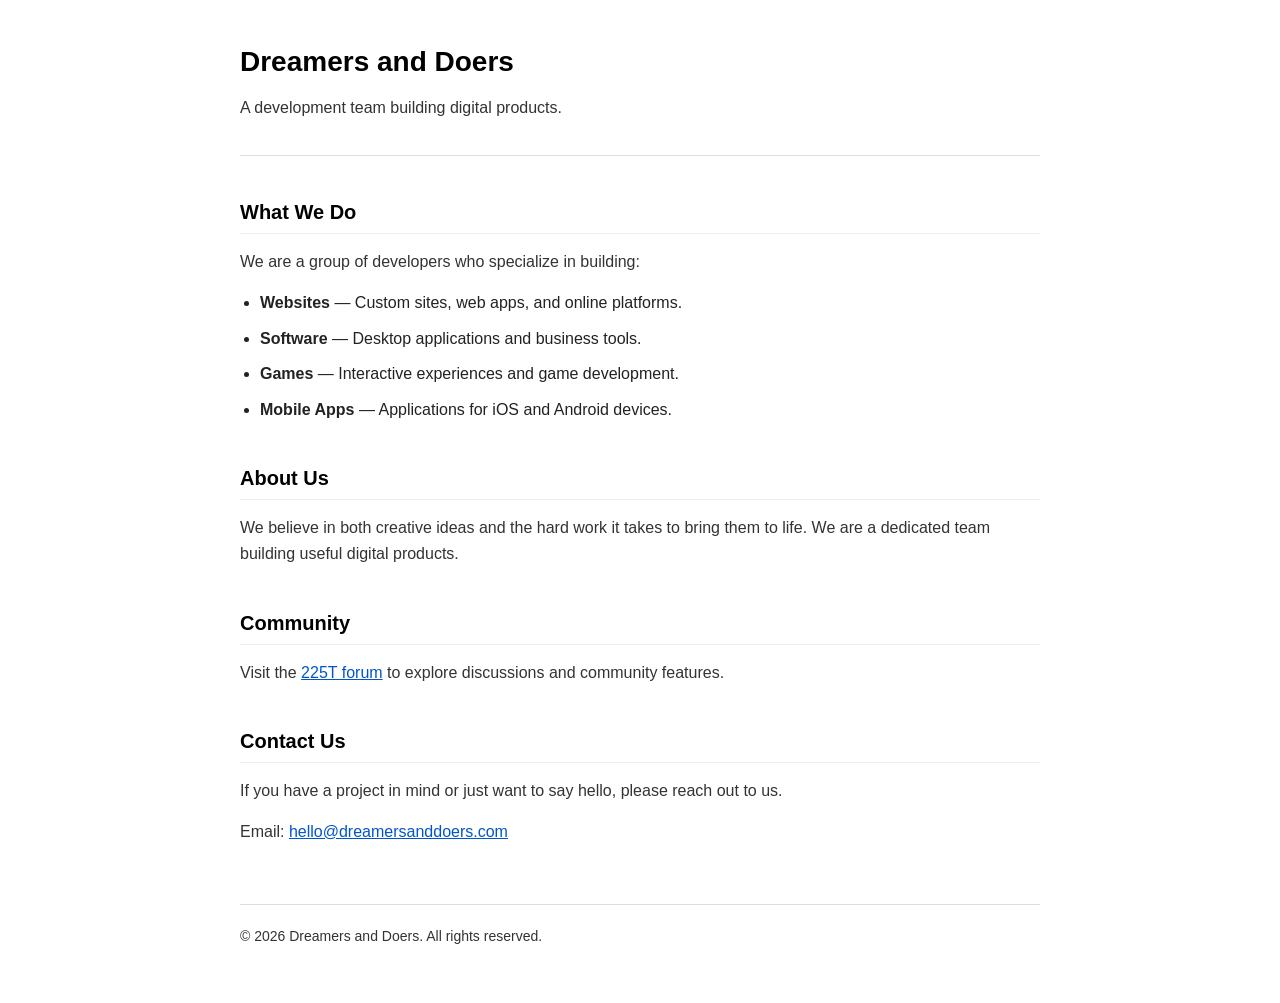
<file: index.html>
<!DOCTYPE html>
<html lang="en">
<head>
  <meta charset="UTF-8">
  <meta name="viewport" content="width=device-width, initial-scale=1.0">
  <title>Dreamers and Doers</title>
  <style>
    body { font-family: Arial, Helvetica, sans-serif; background: #fff; color: #222; line-height: 1.6; margin: 0; }
    .container { max-width: 800px; margin: 0 auto; padding: 40px 20px; }
    header { border-bottom: 1px solid #ddd; padding-bottom: 20px; margin-bottom: 40px; }
    h1 { font-size: 28px; margin: 0 0 10px; color: #000; }
    h2 { font-size: 20px; margin: 40px 0 15px; color: #000; border-bottom: 1px solid #eee; padding-bottom: 5px; }
    p { margin: 0 0 15px; color: #333; }
    ul { margin: 0 0 20px 20px; padding: 0; }
    li { margin-bottom: 10px; }
    a { color: #05c; text-decoration: underline; }
    a:hover { color: #038; }
    footer { margin-top: 60px; padding-top: 20px; border-top: 1px solid #ddd; font-size: 14px; color: #666; }
  </style>
</head>
<body>
  <div class="container">
    <header>
      <h1>Dreamers and Doers</h1>
      <p>A development team building digital products.</p>
    </header>
    <main>
      <h2>What We Do</h2>
      <p>We are a group of developers who specialize in building:</p>
      <ul>
        <li><strong>Websites</strong> — Custom sites, web apps, and online platforms.</li>
        <li><strong>Software</strong> — Desktop applications and business tools.</li>
        <li><strong>Games</strong> — Interactive experiences and game development.</li>
        <li><strong>Mobile Apps</strong> — Applications for iOS and Android devices.</li>
      </ul>
      <h2>About Us</h2>
      <p>We believe in both creative ideas and the hard work it takes to bring them to life. We are a dedicated team building useful digital products.</p>
      <h2>Community</h2>
      <p>Visit the <a href="/forum/">225T forum</a> to explore discussions and community features.</p>
      <h2>Contact Us</h2>
      <p>If you have a project in mind or just want to say hello, please reach out to us.</p>
      <p>Email: <a href="mailto:hello@dreamersanddoers.com">hello@dreamersanddoers.com</a></p>
    </main>
    <footer><p>&copy; 2026 Dreamers and Doers. All rights reserved.</p></footer>
  </div>
</body>
</html>
</file>
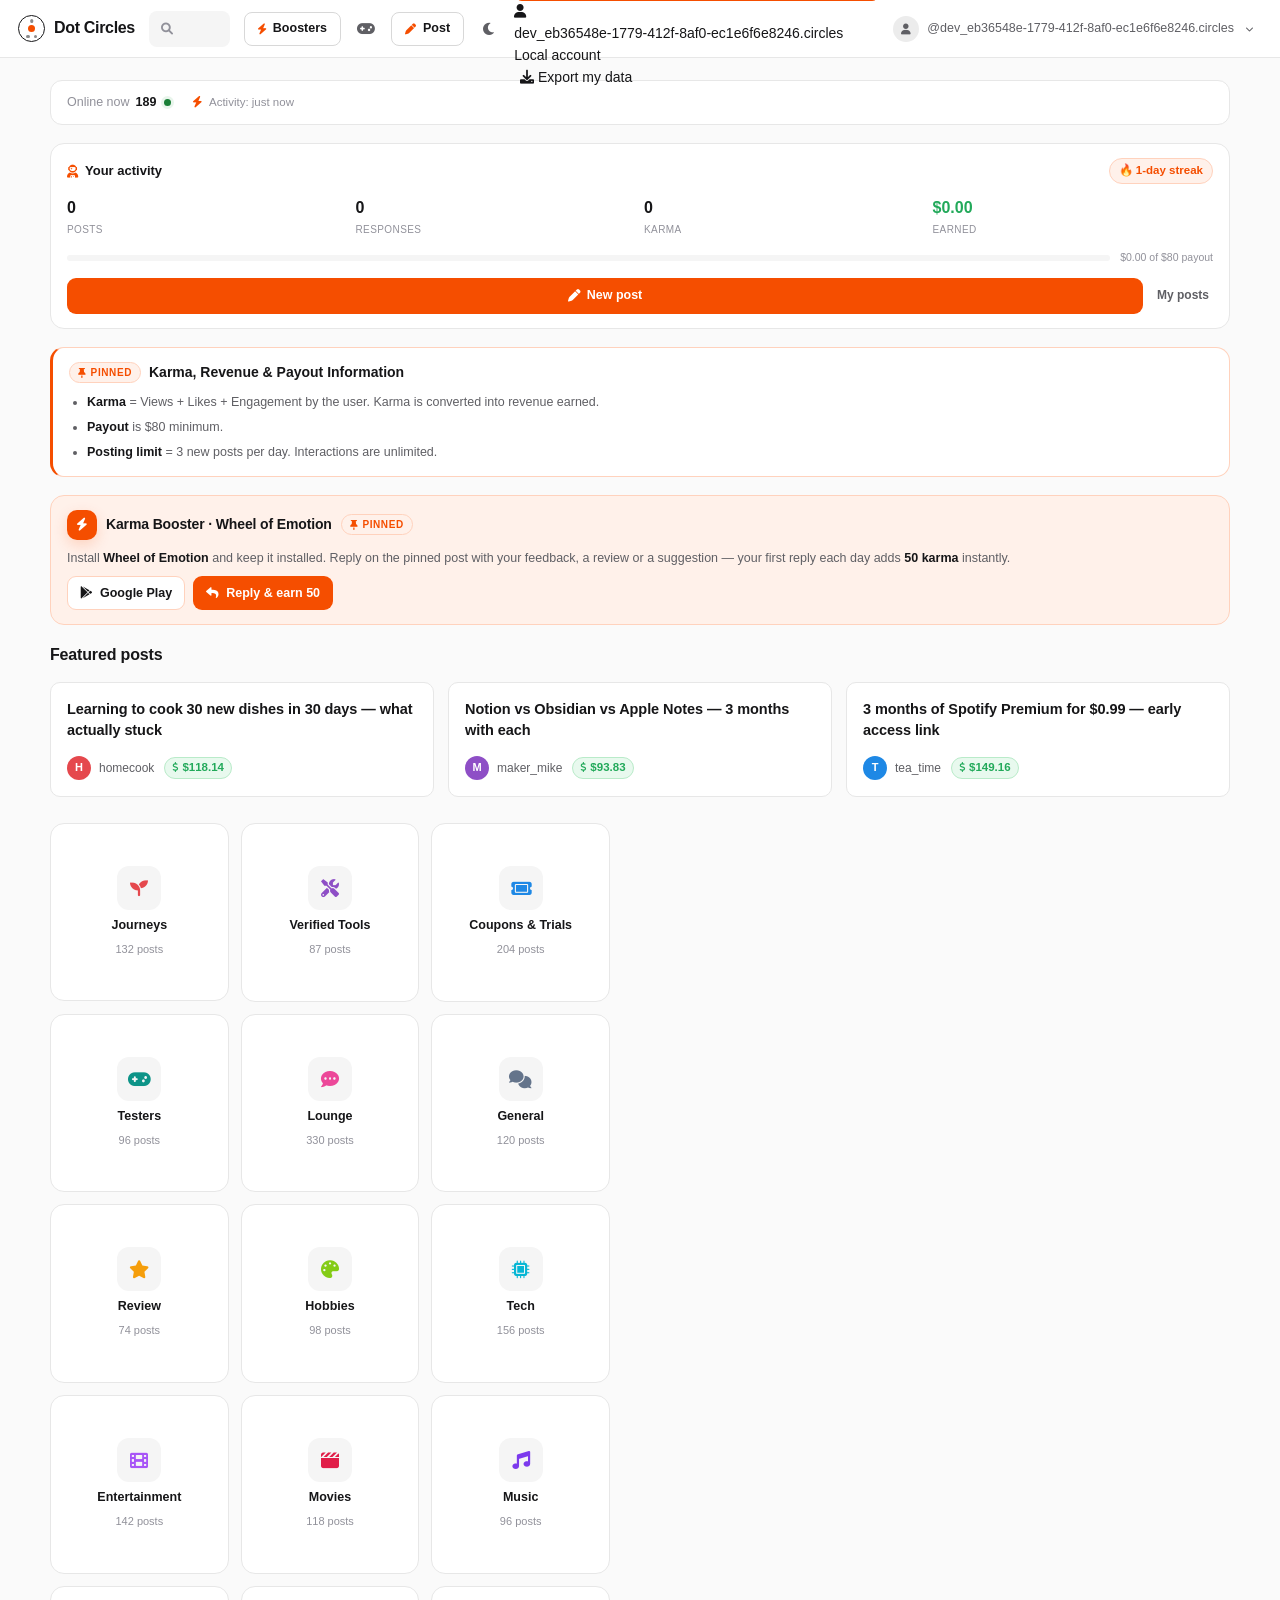
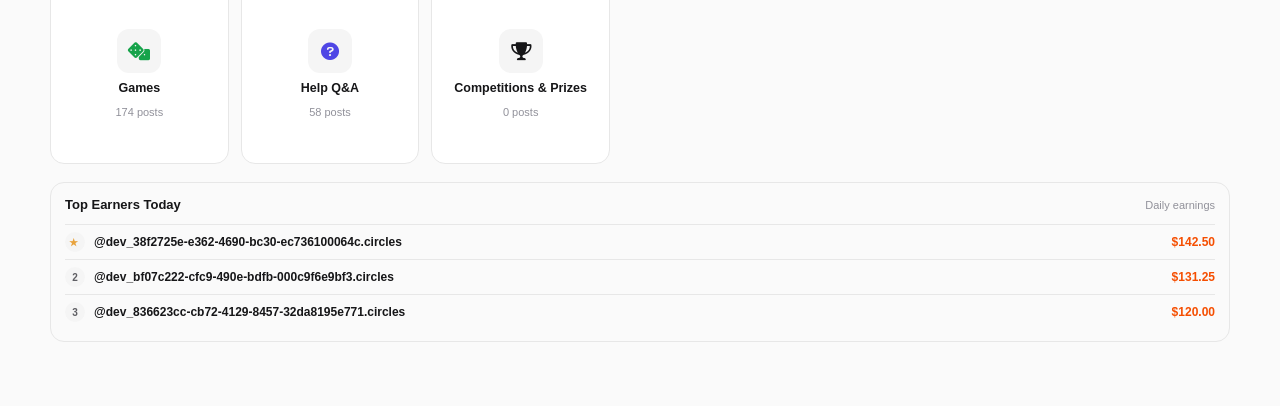
<file: forum/index.html>
<!DOCTYPE html>
<html lang="en" data-theme="light">
<head>
  <meta charset="UTF-8">
  <meta name="viewport" content="width=device-width, initial-scale=1.0">
  <meta name="description" content="Dot Circles is a conversation platform where posts earn karma and revenue. Share journeys, tools, coupons and more.">
  <title>Dot Circles · converse — a conversation platform</title>
  <link rel="icon" href="data:image/svg+xml,%3Csvg xmlns='http://www.w3.org/2000/svg' viewBox='0 0 32 32'%3E%3Crect width='32' height='32' rx='8' fill='%23161618'/%3E%3Ccircle cx='16' cy='16' r='8.5' fill='none' stroke='%23ffffff' stroke-width='2'/%3E%3Ccircle cx='16' cy='16' r='2.6' fill='%23ffffff'/%3E%3C/svg%3E">
  <link rel="stylesheet" href="https://cdnjs.cloudflare.com/ajax/libs/font-awesome/6.0.0-beta3/css/all.min.css">
  <style>
    *, *::before, *::after { box-sizing: border-box; }

    :root {
      --bg: #fafafa;
      --surface: #ffffff;
      --surface-2: #f5f5f5;
      --surface-3: #ececec;
      --border: #e7e7e7;
      --border-strong: #d8d8d8;
      --text: #161618;
      --text-2: #5f5f64;
      --text-3: #91919a;
      --bg-translucent: rgba(250, 250, 250, 0.9);
      --surface-translucent: rgba(255, 255, 255, 0.9);
      --accent: #f54e00;
      --accent-hover: #d94400;
      --accent-soft: #fff1ea;
      --accent-border: #ffd2bd;
      --green: #1a7f37;
      --green-soft: #e9f5ec;
      --revenue: #22a95a;
      --revenue-soft: #e8f9ee;
      --revenue-border: #b9ebc9;
      --red: #d93025;
      --shadow-sm: 0 1px 2px rgba(16, 16, 20, 0.05);
      --shadow-md: 0 8px 24px rgba(16, 16, 20, 0.08);
      --shadow-lg: 0 24px 60px rgba(16, 16, 20, 0.18);
      --cat-journey: #e5484d;
      --cat-tools: #8e4ec6;
      --cat-coupons: #1e88e5;
      --cat-testers: #0d9488;
      --cat-lounge: #ec4899;
      --cat-general: #64748b;
      --cat-review: #f59e0b;
      --cat-hobbies: #84cc16;
      --cat-tech: #06b6d4;
      --cat-entertainment: #a855f7;
      --cat-movies: #e11d48;
      --cat-music: #7c3aed;
      --cat-games: #16a34a;
      --cat-qa: #4f46e5;
      --font: -apple-system, BlinkMacSystemFont, "Segoe UI", Inter, Roboto, Helvetica, Arial, sans-serif;
    }

    [data-theme="dark"] {
      --bg: #0c0c0d;
      --surface: #141416;
      --surface-2: #1a1a1d;
      --surface-3: #232327;
      --border: #27272b;
      --border-strong: #37373d;
      --text: #f0f0f1;
      --text-2: #a7a7ad;
      --text-3: #8a8a93;
      --bg-translucent: rgba(12, 12, 13, 0.9);
      --surface-translucent: rgba(20, 20, 22, 0.9);      --accent: #ff6a2b;
      --accent-hover: #ff8049;
      --accent-soft: #2b1811;
      --accent-border: #4a2a1a;
      --green: #4ade80;
      --green-soft: #142519;
      --revenue: #5ee89a;
      --revenue-soft: #10281a;
      --revenue-border: #1f4a30;
      --red: #ff6b61;
      --shadow-sm: 0 1px 2px rgba(0, 0, 0, 0.5);
      --shadow-md: 0 8px 24px rgba(0, 0, 0, 0.45);
      --shadow-lg: 0 24px 60px rgba(0, 0, 0, 0.65);
      --cat-journey: #ff6369;
      --cat-tools: #b07df0;
      --cat-coupons: #5aa9f5;
      --cat-testers: #2dd4bf;
      --cat-lounge: #f472b6;
      --cat-general: #94a3b8;
      --cat-review: #fbbf24;
      --cat-hobbies: #a3e635;
      --cat-tech: #22d3ee;
      --cat-entertainment: #c084fc;
      --cat-movies: #fb7185;
      --cat-music: #a78bfa;
      --cat-games: #4ade80;
      --cat-qa: #818cf8;
    }

    html { -webkit-text-size-adjust: 100%; }

    body {
      margin: 0;
      background: var(--bg);
      color: var(--text);
      font-family: var(--font);
      font-size: 14px;
      line-height: 1.55;
      -webkit-font-smoothing: antialiased;
    }

    a { color: inherit; text-decoration: none; }
    button { font: inherit; color: inherit; background: none; border: 0; cursor: pointer; }
    input, select, textarea { font: inherit; color: inherit; }
    h1, h2, h3, h4, p { margin: 0; }

    .forum-wrapper { min-height: 100vh; }

    /* ====== TOP BAR ====== */
    .topbar {
      position: sticky; top: 0; z-index: 60;
      display: flex; align-items: center; gap: 14px;
      height: 58px; padding: 0 18px;
      background: var(--surface);
      border-bottom: 1px solid var(--border);
    }

    .brand { display: flex; align-items: center; gap: 9px; cursor: pointer; flex: none; }

    .brand-mark {
      width: 27px; height: 27px; border-radius: 50%;
      background: var(--surface);
      border: 1.75px solid var(--text);
      color: var(--text);
      display: grid; place-items: center;
      position: relative;
      flex: none;
    }

    .brand-mark::after {
      content: "";
      width: 7px; height: 7px; border-radius: 50%;
      background: var(--accent);
    }

    .brand-mark .brand-dot {
      position: absolute; width: 3.5px; height: 3.5px; border-radius: 50%;
      background: var(--text); opacity: 0.5;
    }

    .brand-mark .brand-dot.d1 { top: 3px; left: 50%; transform: translateX(-50%); }
    .brand-mark .brand-dot.d2 { bottom: 3px; right: 7px; }
    .brand-mark .brand-dot.d3 { bottom: 3px; left: 7px; }

    .brand-name { font-size: 16px; font-weight: 700; letter-spacing: -0.02em; }

    .search-wrap { position: relative; flex: 1; max-width: 560px; display: flex; align-items: center; }

    .search-wrap > i {
      position: absolute; left: 12px; font-size: 12px; color: var(--text-3); pointer-events: none;
    }

    .search-wrap input {
      width: 100%; height: 36px; padding: 0 36px;
      background: var(--surface-2);
      border: 1px solid transparent; border-radius: 8px;
      font-size: 13px; outline: none;
      transition: background 0.15s, border-color 0.15s, box-shadow 0.15s;
    }

    .search-wrap input::placeholder { color: var(--text-3); }
    .search-wrap input:focus {
      background: var(--surface);
      border-color: var(--border-strong);
      box-shadow: 0 0 0 3px var(--accent-soft);
    }

    .topbar-actions { margin-left: auto; display: flex; align-items: center; gap: 8px; }

    .icon-btn {
      width: 34px; height: 34px; border-radius: 8px;
      display: grid; place-items: center;
      color: var(--text-2); font-size: 14px;
    }

    .icon-btn:hover { background: var(--surface-2); color: var(--text); }

    .games-topbar-btn { display: none; }

    .compose-btn, .join-btn {
      display: inline-flex; align-items: center; gap: 7px;
      height: 34px; padding: 0 13px;
      border: 1px solid var(--border-strong); border-radius: 8px;
      background: var(--surface); color: var(--text);
      font-size: 12.5px; font-weight: 600; white-space: nowrap;
      transition: background 0.15s, border-color 0.15s, color 0.15s;
    }

    .compose-btn:hover { background: var(--surface-2); }
    .compose-btn i { font-size: 11px; color: var(--accent); }

    .join-btn { background: var(--accent); border-color: var(--accent); color: #fff; }
    .join-btn i { transition: transform 0.15s; }
    .join-btn:hover { background: var(--accent-hover); border-color: var(--accent-hover); }
    .join-btn.is-member { background: var(--green-soft); border-color: transparent; color: var(--green); }

    .user-badge {
      display: flex; align-items: center; gap: 8px;
      padding: 3px 8px 3px 4px; border-radius: 999px;
      font-size: 12.5px; color: var(--text-2);
      border: 1px solid transparent;
    }

    .user-badge:hover { border-color: var(--border); background: var(--surface-2); }
    .user-badge .user-menu-arrow { font-size: 8px; margin-left: 4px; transition: transform 0.15s; }
    .user-badge.open .user-menu-arrow { transform: rotate(180deg); }

    .join-btn.open i { transform: rotate(90deg); }

    .user-menu {
      position: absolute; top: calc(100% + 8px); right: 0; z-index: 100;
      width: 260px; background: var(--surface); border: 1px solid var(--border);
      border-radius: 12px; box-shadow: 0 8px 24px rgba(0,0,0,0.15);
      overflow: hidden; display: none; animation: menuIn 0.1s ease;
    }
    .user-menu.open { display: block; }
    @keyframes menuIn { from { opacity: 0; transform: translateY(-4px); } to { opacity: 1; transform: translateY(0); } }

    .user-menu-header {
      display: flex; align-items: center; gap: 10px;
      padding: 14px 16px; background: var(--surface-2); border-bottom: 1px solid var(--border);
    }
    .user-menu-avatar { width: 36px; height: 36px; border-radius: 50%; flex: none;
      display: grid; place-items: center; background: var(--accent-soft); color: var(--accent); font-size: 14px; }
    .user-menu-name { font-weight: 600; color: var(--text); }
    .user-menu-email { font-size: 11px; color: var(--text-3); }

    .user-menu-divider { height: 1px; background: var(--border); margin: 6px 0; }

    .user-menu-item {
      display: flex; align-items: center; gap: 10px;
      width: 100%; padding: 10px 16px;
      background: transparent; border: none; text-align: left;
      font-size: 13px; color: var(--text); cursor: pointer;
      transition: background 0.1s;
    }
    .user-menu-item:hover { background: var(--surface-2); }
    .user-menu-item i { width: 18px; text-align: center; color: var(--text-2); }

    .user-avatar {
      width: 26px; height: 26px; border-radius: 50%;
      display: grid; place-items: center;
      background: var(--surface-3); color: var(--text-2); font-size: 11px;
    }

    /* ====== SHELL ====== */
    .shell {
      display: grid;
      grid-template-columns: minmax(0, 1fr);
      align-items: start;
    }

    /* ====== MAIN ====== */
    .content-area { min-height: calc(100vh - 58px); padding: 22px 26px 60px; }
    .page-inner { max-width: 1180px; margin: 0 auto; }

    .page-title { font-size: 16px; font-weight: 650; letter-spacing: -0.01em; margin-bottom: 14px; }

    /* Featured */
    .featured-grid {
      display: grid; grid-template-columns: repeat(3, minmax(0, 1fr));
      gap: 14px; margin-bottom: 26px;
    }

    .featured-card {
      display: flex; flex-direction: column; gap: 16px;
      padding: 16px; text-align: left;
      background: var(--surface);
      border: 1px solid var(--border); border-radius: 10px;
      transition: border-color 0.15s, box-shadow 0.15s;
    }

    .featured-card:hover { border-color: var(--border-strong); box-shadow: var(--shadow-sm); }

    .featured-title {
      font-size: 14.5px; font-weight: 600; line-height: 1.4; letter-spacing: -0.005em;
      display: -webkit-box; -webkit-line-clamp: 2; -webkit-box-orient: vertical;
      overflow: hidden; min-height: 2.8em;
    }

    .featured-author {
      display: flex; align-items: center; gap: 8px;
      margin-top: auto; font-size: 12px; color: var(--text-2);
    }

    .featured-foot {
      display: flex; align-items: center; justify-content: space-between;
      gap: 10px; margin-top: auto; flex-wrap: wrap;
    }

    .featured-foot .featured-author { margin-top: 0; min-width: 0; }

    .featured-revenue {
      display: inline-flex; align-items: center; gap: 4px;
      padding: 1px 7px; border-radius: 999px;
      background: var(--revenue-soft); border: 1px solid var(--revenue-border);
      color: var(--revenue); font-size: 11.5px; font-weight: 700;
      font-variant-numeric: tabular-nums; white-space: nowrap; flex: none;
    }

    .featured-revenue i { font-size: 9.5px; }

    .avatar-dot {
      width: 24px; height: 24px; border-radius: 50%;
      display: grid; place-items: center;
      font-size: 11px; font-weight: 600; color: #fff; flex: none;
    }

    .avatar-dot.journey { background: var(--cat-journey); }
    .avatar-dot.tools { background: var(--cat-tools); }
    .avatar-dot.coupons { background: var(--cat-coupons); }
    .avatar-dot.testers { background: var(--cat-testers); }
    .avatar-dot.lounge { background: var(--cat-lounge); }

    /* Content grid */
    .content-grid {
      display: grid;
      grid-template-columns: minmax(0, 1fr);
      gap: 30px; align-items: start;
    }

    .feed-col { min-width: 0; scroll-margin-top: 80px; }

    /* Category tiles */
    .category-grid {
      display: grid;
      grid-template-columns: repeat(3, minmax(0, 1fr));
      gap: 12px;
      max-width: 560px;
      margin-bottom: 18px;
    }

    .category-tile {
      aspect-ratio: 1 / 1;
      display: flex; flex-direction: column;
      align-items: center; justify-content: center;
      gap: 8px; padding: 12px 8px;
      background: var(--surface);
      border: 1px solid var(--border);
      border-radius: 14px;
      text-align: center;
      cursor: pointer;
      transition: transform 0.12s, border-color 0.15s, background 0.15s;
    }

    .category-tile:hover { border-color: var(--cat-color); background: var(--surface-2); }
    .category-tile:active { transform: scale(0.97); }
    .category-tile.active {
      border-color: var(--cat-color);
      box-shadow: 0 0 0 2px var(--cat-color) inset;
    }

    .category-tile-icon {
      width: 44px; height: 44px; border-radius: 12px;
      display: grid; place-items: center;
      background: var(--surface-2);
      color: var(--cat-color); font-size: 18px;
    }

    .category-tile-name {
      font-size: 12.5px; font-weight: 650; line-height: 1.2; color: var(--text);
    }

    .category-tile-count { font-size: 11px; color: var(--text-3); }

    /* Earning Members (under Categories on home) */
    .earning-members { margin: 14px 0 4px; padding: 12px 14px; border: 1px solid var(--border); border-radius: 14px; background: var(--surface-1); }
    .earning-head { display: flex; align-items: center; justify-content: space-between; margin-bottom: 9px; }
    .earning-head h3 { margin: 0; font-size: 13px; font-weight: 700; color: var(--text-1); }
    .earning-head small { font-size: 11px; color: var(--text-3); }
    .earning-row { display: flex; align-items: center; gap: 9px; padding: 7px 0; border-top: 1px solid var(--border); }
    .earning-row:first-of-type { border-top: 0; }
    .earning-rank { flex: 0 0 20px; height: 20px; border-radius: 50%; display: grid; place-items: center; font-size: 10px; font-weight: 700; background: var(--surface-2); color: var(--text-2); }
    .earning-name { flex: 1 1 auto; min-width: 0; overflow: hidden; text-overflow: ellipsis; white-space: nowrap; font-size: 12px; font-weight: 600; color: var(--text-1); }
    .earning-amount { flex: 0 0 auto; font-size: 12px; font-weight: 700; color: var(--accent); }
    .earning-empty { margin: 0; font-size: 12px; color: var(--text-3); }
    .earning-crown { color: #e8a33d; margin-right: 3px; }

    .category-tile.cat-journey { --cat-color: var(--cat-journey); }
    .category-tile.cat-tools { --cat-color: var(--cat-tools); }
    .category-tile.cat-coupons { --cat-color: var(--cat-coupons); }
    .category-tile.cat-testers { --cat-color: var(--cat-testers); }
    .category-tile.cat-lounge { --cat-color: var(--cat-lounge); }
    .category-tile.cat-general { --cat-color: var(--cat-general); }
    .category-tile.cat-review { --cat-color: var(--cat-review); }
    .category-tile.cat-hobbies { --cat-color: var(--cat-hobbies); }
    .category-tile.cat-tech { --cat-color: var(--cat-tech); }
    .category-tile.cat-entertainment { --cat-color: var(--cat-entertainment); }
    .category-tile.cat-movies { --cat-color: var(--cat-movies); }
    .category-tile.cat-music { --cat-color: var(--cat-music); }
    .category-tile.cat-games { --cat-color: var(--cat-games); }
    .category-tile.cat-qa { --cat-color: var(--cat-qa); }

    /* Additional categories (avatars, chips, icons) */
    .avatar-dot.general { background: var(--cat-general); }
    .avatar-dot.review { background: var(--cat-review); }
    .avatar-dot.hobbies { background: var(--cat-hobbies); }
    .avatar-dot.tech { background: var(--cat-tech); }
    .avatar-dot.entertainment { background: var(--cat-entertainment); }
    .avatar-dot.movies { background: var(--cat-movies); }
    .avatar-dot.music { background: var(--cat-music); }
    .avatar-dot.games { background: var(--cat-games); }
    .avatar-dot.qa { background: var(--cat-qa); }

    .cat-general .thread-avatar i { color: var(--cat-general); }
    .cat-review .thread-avatar i { color: var(--cat-review); }
    .cat-hobbies .thread-avatar i { color: var(--cat-hobbies); }
    .cat-tech .thread-avatar i { color: var(--cat-tech); }
    .cat-entertainment .thread-avatar i { color: var(--cat-entertainment); }
    .cat-movies .thread-avatar i { color: var(--cat-movies); }
    .cat-music .thread-avatar i { color: var(--cat-music); }
    .cat-games .thread-avatar i { color: var(--cat-games); }
    .cat-qa .thread-avatar i { color: var(--cat-qa); }

    .thread-cat.general { color: var(--cat-general); }
    .thread-cat.review { color: var(--cat-review); }
    .thread-cat.hobbies { color: var(--cat-hobbies); }
    .thread-cat.tech { color: var(--cat-tech); }
    .thread-cat.entertainment { color: var(--cat-entertainment); }
    .thread-cat.movies { color: var(--cat-movies); }
    .thread-cat.music { color: var(--cat-music); }
    .thread-cat.games { color: var(--cat-games); }
    .thread-cat.qa { color: var(--cat-qa); }

    .category-feed-head {
      display: flex; align-items: center; justify-content: space-between;
      padding: 2px 2px 10px;
    }
    .category-feed-head h2 { font-size: 14px; font-weight: 650; }
    .category-feed-clear {
      font-size: 12px; font-weight: 600; color: var(--accent);
    }
    .category-feed-clear:hover { color: var(--accent-hover); }

    /* Thread rows */
    .thread-list { display: block; }

    .thread-item {
      display: grid; grid-template-columns: 38px minmax(0, 1fr) auto;
      gap: 12px; align-items: start;
      padding: 12px 16px 12px 18px;
      border-top: 1px solid var(--border);
      cursor: pointer;
      transition: background 0.12s;
    }

    .thread-item:hover { background: var(--surface-2); }

    .thread-avatar {
      width: 38px; height: 38px; border-radius: 50%;
      display: grid; place-items: center;
      background: var(--surface-2);
      border: 1px solid var(--border);
      color: var(--text-2); font-size: 14px;
    }

    .cat-journey .thread-avatar i { color: var(--cat-journey); }
    .cat-tools .thread-avatar i { color: var(--cat-tools); }
    .cat-coupons .thread-avatar i { color: var(--cat-coupons); }
    .cat-testers .thread-avatar i { color: var(--cat-testers); }
    .cat-lounge .thread-avatar i { color: var(--cat-lounge); }

    .thread-info { min-width: 0; }

    .thread-title { display: flex; align-items: center; gap: 8px; flex-wrap: wrap; }
    .thread-title a { font-size: 14px; font-weight: 600; line-height: 1.35; color: var(--text); }
    .thread-title a:hover { color: var(--accent); }

    .thread-meta {
      display: flex; flex-wrap: wrap; gap: 12px;
      margin-top: 4px; font-size: 12px; color: var(--text-3);
    }

    .thread-meta i { font-size: 10px; margin-right: 4px; }
    .thread-cat { font-weight: 600; }
    .thread-cat.journey { color: var(--cat-journey); }
    .thread-cat.tools { color: var(--cat-tools); }
    .thread-cat.coupons { color: var(--cat-coupons); }
    .thread-cat.testers { color: var(--cat-testers); }
    .thread-cat.lounge { color: var(--cat-lounge); }

    .thread-stats {
      display: flex; align-items: center; justify-content: flex-end;
      gap: 8px; flex-wrap: wrap;
      font-size: 11.5px; color: var(--text-3);
    }

    .thread-stats > span { display: inline-flex; align-items: center; gap: 4px; white-space: nowrap; }

    .earnings-badge {
      padding: 1px 7px; border-radius: 999px;
      background: var(--surface-2); border: 1px solid var(--border);
      color: var(--text-2); font-weight: 600;
    }

    .earnings-badge i { color: var(--accent); font-size: 10px; }

    .revenue-badge {
      padding: 1px 7px; border-radius: 999px;
      background: var(--revenue-soft); border: 1px solid var(--revenue-border);
      color: var(--revenue); font-weight: 700; font-variant-numeric: tabular-nums;
    }

    .revenue-badge i { color: var(--revenue); font-size: 10px; }

    .thread-delete {
      display: inline-flex; align-items: center; justify-content: center;
      width: 28px; height: 28px; border-radius: 6px;
      background: transparent; color: var(--text-3);
      border: none; cursor: pointer;
      transition: background 0.15s, color 0.15s;
    }
    .thread-delete:hover { background: var(--red); color: #fff; }
    .thread-delete:active { transform: scale(0.95); }

    .last-post { grid-column: 2; font-size: 11.5px; color: var(--text-3); margin-top: 2px; }
    .last-post i { font-size: 9px; margin-right: 3px; }

    .empty-state {
      padding: 40px 16px; text-align: center;
      font-size: 13px; color: var(--text-3);
    }

    .stat-row {
      display: flex; justify-content: space-between; align-items: center;
      padding: 6px 0; font-size: 12.5px; color: var(--text-2);
    }

    .stat-row strong { color: var(--text); font-variant-numeric: tabular-nums; }

    .live-dot {
      width: 7px; height: 7px; border-radius: 50%;
      background: var(--green); display: inline-block;
      box-shadow: 0 0 0 3px var(--green-soft);
    }

    .last-activity {
      margin-top: 8px; padding-top: 10px;
      border-top: 1px solid var(--border);
      font-size: 11.5px; color: var(--text-3);
    }

    .last-activity i { color: var(--accent); margin-right: 4px; }

    /* Forum stats strip (sits just under the search bar) */
    .stats-strip {
      display: flex; flex-wrap: wrap; align-items: center;
      gap: 8px 22px;
      padding: 12px 16px; margin-bottom: 18px;
      background: var(--surface); border: 1px solid var(--border);
      border-radius: 12px;
    }
    .stats-strip .stat-row { padding: 0; justify-content: flex-start; gap: 6px; }
    .stats-strip .stat-row span { color: var(--text-3); }
    .stats-strip .live-dot { margin-left: 2px; }
    .stats-strip .last-activity { margin: 0; padding: 0; border: 0; }

    /* ====== YOUR ACTIVITY ====== */
    .activity-card {
      background: var(--surface);
      border: 1px solid var(--border);
      border-radius: 14px;
      padding: 14px 16px;
      margin-bottom: 18px;
    }
    .activity-head { display: flex; align-items: center; justify-content: space-between; gap: 10px; }
    .activity-title { font-size: 13px; font-weight: 650; display: inline-flex; align-items: center; gap: 7px; }
    .activity-title i { color: var(--accent); }
    .activity-streak {
      font-size: 11.5px; font-weight: 650; color: var(--accent);
      background: var(--accent-soft); border: 1px solid var(--accent-border);
      padding: 3px 9px; border-radius: 999px; white-space: nowrap;
    }
    .activity-stats {
      display: grid; grid-template-columns: repeat(4, minmax(0, 1fr));
      gap: 8px; margin: 12px 0;
    }
    .activity-stat { display: flex; flex-direction: column; gap: 1px; min-width: 0; }
    .activity-stat strong { font-size: 16px; font-weight: 700; font-variant-numeric: tabular-nums; white-space: nowrap; }
    .activity-stat span { font-size: 10px; color: var(--text-3); text-transform: uppercase; letter-spacing: 0.04em; }
    .activity-stat.activity-revenue strong { color: var(--revenue); }
    .payout-progress { display: flex; align-items: center; gap: 10px; margin: 0 0 12px; }
    .payout-track { flex: 1; height: 6px; border-radius: 999px; background: var(--surface-2); overflow: hidden; }
    .payout-track span { display: block; height: 100%; width: 0%; background: var(--revenue); border-radius: 999px; transition: width 0.4s ease; }
    .payout-label { font-size: 10.5px; color: var(--text-3); white-space: nowrap; }
    .activity-actions { display: flex; align-items: center; gap: 10px; }
    .activity-cta {
      flex: 1; height: 36px; border-radius: 9px;
      background: var(--accent); color: #fff;
      font-size: 12.5px; font-weight: 650;
      display: inline-flex; align-items: center; justify-content: center; gap: 6px;
    }
    .activity-cta:hover { background: var(--accent-hover); }
    .activity-link { font-size: 12px; font-weight: 600; color: var(--text-2); padding: 0 4px; white-space: nowrap; }
    .activity-link:hover { color: var(--accent); }

    .karma-booster {
      display: grid; gap: 9px;
      margin-bottom: 18px; padding: 14px 16px;
      background: var(--accent-soft);
      border: 1px solid var(--accent-border); border-radius: 14px;
    }
    .karma-booster-head { display: flex; align-items: center; gap: 9px; flex-wrap: wrap; }
    .karma-booster-icon {
      width: 30px; height: 30px; flex: none;
      display: grid; place-items: center;
      border-radius: 10px;
      background: var(--accent); color: #fff;
      box-shadow: 0 5px 14px rgba(245, 78, 0, 0.18);
    }
    .karma-booster-icon i { font-size: 13px; }
    .karma-booster-title { font-size: 14px; font-weight: 700; letter-spacing: -0.01em; }
    .karma-booster-desc { margin: 0; font-size: 12.5px; color: var(--text-2); line-height: 1.5; }
    .karma-booster-desc strong { color: var(--text); }
    .karma-booster-actions { display: flex; align-items: center; gap: 8px; flex-wrap: wrap; }
    .karma-booster-link {
      height: 34px; padding: 0 12px;
      display: inline-flex; align-items: center; justify-content: center; gap: 7px;
      border-radius: 9px; background: var(--surface); border: 1px solid var(--accent-border);
      color: var(--text); font-size: 12.5px; font-weight: 600;
    }
    .karma-booster-link:hover { border-color: var(--accent); color: var(--accent); }
    .karma-booster-btn {
      height: 34px; flex: none; padding: 0 13px;
      display: inline-flex; align-items: center; justify-content: center; gap: 7px;
      border-radius: 9px; background: var(--accent); color: #fff;
      font-size: 12.5px; font-weight: 650;
    }
    .karma-booster-btn:hover { background: var(--accent-hover); }
    .karma-booster-btn.is-claimed {
      background: var(--green-soft); color: var(--green); border: 1px solid var(--revenue-border);
    }

    .thread-pin {
      font-size: 10px; font-weight: 700; letter-spacing: 0.05em; text-transform: uppercase;
      color: var(--accent); background: var(--accent-soft); border: 1px solid var(--accent-border);
      padding: 1px 7px; border-radius: 999px;
      display: inline-flex; align-items: center; gap: 4px;
    }
    .thread-pin i { font-size: 8px; }
    .thread-item.is-pinned { background: var(--accent-soft); }

    .booster-status {
      display: flex; align-items: center; gap: 7px;
      margin: 0 0 10px; padding: 8px 11px;
      border-radius: 9px; background: var(--accent-soft); border: 1px solid var(--accent-border);
      font-size: 12px; font-weight: 600; color: var(--text);
    }
    .booster-status i { color: var(--accent); font-size: 11px; }
    .booster-status.claimed { background: var(--green-soft); border-color: var(--revenue-border); color: var(--green); }
    .booster-status.claimed i { color: var(--green); }

    .pinned-post {
      background: var(--surface);
      border: 1px solid var(--accent-border);
      border-left: 3px solid var(--accent);
      border-radius: 14px;
      padding: 14px 16px;
      margin-bottom: 18px;
    }
    .pinned-head { display: flex; align-items: center; gap: 8px; flex-wrap: wrap; }
    .pinned-badge {
      font-size: 10px; font-weight: 700; letter-spacing: 0.06em; text-transform: uppercase;
      color: var(--accent); background: var(--accent-soft); border: 1px solid var(--accent-border);
      padding: 2px 8px; border-radius: 999px;
      display: inline-flex; align-items: center; gap: 4px;
    }
    .pinned-title { font-size: 14px; font-weight: 650; }
    .pinned-rules { margin: 10px 0 0; padding-left: 18px; display: grid; gap: 6px; }
    .pinned-rules li { font-size: 12.5px; color: var(--text-2); line-height: 1.5; }
    .pinned-rules strong { color: var(--text); }

    .post-help-actions {
      display: flex; flex-wrap: wrap; gap: 10px;
      margin: 16px 0 6px;
    }
    .post-help-hint {
      margin: 0; font-size: 12.5px; color: var(--text-2);
    }
    .category-action-link {
      display: inline-flex; align-items: center; gap: 6px;
      font-size: 12.5px; font-weight: 600; color: var(--text-2);
      padding: 8px 12px; border-radius: 8px;
      background: transparent; border: 1px solid var(--border);
      cursor: pointer; transition: all 0.15s;
    }
    .category-action-link:hover {
      color: var(--accent); background: var(--accent-soft); border-color: var(--accent-border);
    }
    .category-action-link i { font-size: 13px; }

    .tab-badge {
      position: absolute; top: 2px; right: calc(50% - 18px);
      min-width: 16px; height: 16px; padding: 0 4px;
      border-radius: 999px; background: var(--accent); color: #fff;
      font-size: 9.5px; font-weight: 700; line-height: 16px; text-align: center;
    }

    /* ====== TOOLS PAGE ====== */
    .tools-hero {
      background: var(--surface);
      border: 1px solid var(--border); border-radius: 12px;
      padding: 20px 22px;
    }

    .tools-title { font-size: 18px; font-weight: 700; letter-spacing: -0.01em; display: flex; align-items: center; gap: 9px; }
    .tools-title i { color: var(--accent); font-size: 15px; }
    .tools-sub { margin-top: 4px; font-size: 12.5px; color: var(--text-2); }

    .tools-runner {
      background: var(--surface);
      border: 1px solid var(--border); border-radius: 12px;
      padding: 18px 20px;
    }

    .tools-runner-label {
      font-size: 11px; font-weight: 700; letter-spacing: 0.06em;
      text-transform: uppercase; color: var(--text-3); margin-bottom: 10px;
    }

    .tools-usage-row {
      display: flex; align-items: center; justify-content: space-between;
      flex-wrap: wrap; gap: 8px; margin-top: 10px;
      font-size: 12px; color: var(--text-2);
    }

    .tools-usage-dots { display: inline-flex; gap: 5px; margin-left: 7px; }

    .tools-usage-dot {
      width: 9px; height: 9px; border-radius: 50%;
      background: var(--accent); box-shadow: 0 0 0 2px var(--accent-soft);
    }

    .tools-usage-dot.used { background: var(--border-strong); box-shadow: none; }

    .tools-run-btn {
      display: inline-flex; align-items: center; gap: 8px;
      height: 40px; padding: 0 20px; border-radius: 10px;
      background: var(--accent); color: #fff;
      font-size: 13px; font-weight: 650;
      transition: background 0.15s, opacity 0.15s;
    }

    .tools-run-btn:hover:not(:disabled) { background: var(--accent-hover); }
    .tools-run-btn:disabled { opacity: 0.55; cursor: not-allowed; }

    .tools-run-btn { min-width: 160px; justify-content: center; }

    .tool-error {
      margin-top: 10px; padding: 10px 12px; border-radius: 8px;
      background: var(--accent-soft); border-left: 3px solid var(--red);
      color: var(--red); font-size: 12.5px;
    }

    .tool-scanning { text-align: center; padding: 30px 10px 18px; }
    .tool-scanning-title { font-size: 13.5px; font-weight: 650; margin-bottom: 14px; }
    .tool-scanning-bar { height: 6px; border-radius: 999px; background: var(--surface-3); overflow: hidden; max-width: 360px; margin: 0 auto 16px; }
    .tool-scanning-fill { height: 100%; width: 0; background: var(--accent); border-radius: 999px; transition: width 0.3s ease; }

    .tool-steps { max-width: 420px; margin: 0 auto; display: grid; gap: 6px; text-align: left; }
    .tool-step { display: flex; align-items: center; justify-content: space-between; gap: 10px; font-size: 12px; color: var(--text-2); padding: 6px 10px; border-radius: 7px; background: var(--surface-2); }
    .tool-step-state { font-size: 10.5px; font-weight: 700; color: var(--text-3); }
    .tool-step.done .tool-step-state { color: var(--green); }
    .tool-step.active .tool-step-state { color: var(--accent); }

    .tools-report-head {
      display: flex; flex-direction: column; gap: 3px;
      padding: 16px 20px; border-bottom: 1px solid var(--border);
    }
    .tools-report-title { font-size: 15px; font-weight: 700; }
    .tools-report-sub { font-size: 11.5px; color: var(--text-3); word-break: break-all; }

    .tools-badges { display: flex; flex-wrap: wrap; gap: 6px; margin-top: 4px; }
    .tools-badge {
      font-size: 10.5px; font-weight: 600; padding: 2px 9px; border-radius: 999px;
      background: var(--surface-2); border: 1px solid var(--border); color: var(--text-2);
    }
    .tools-badge.on { background: var(--green-soft); border-color: transparent; color: var(--green); }

    .tools-section { padding: 16px 20px; border-bottom: 1px solid var(--border); }
    .tools-section:last-child { border-bottom: 0; }
    .tools-section-title {
      display: flex; align-items: center; gap: 7px;
      font-size: 12.5px; font-weight: 700; color: var(--text);
      margin-bottom: 10px;
    }
    .tools-section-title i { color: var(--accent); font-size: 11px; }

    .tools-stats-row { display: flex; flex-wrap: wrap; gap: 10px; }
    .tool-stat {
      flex: 1 1 120px;
      background: var(--surface-2); border-radius: 9px; padding: 10px 12px;
    }
    .tool-stat-label { font-size: 10.5px; font-weight: 600; text-transform: uppercase; letter-spacing: 0.05em; color: var(--text-3); }
    .tool-stat-value { font-size: 16px; font-weight: 700; letter-spacing: -0.01em; margin-top: 2px; }

    .tools-score-row { display: flex; align-items: center; gap: 10px; margin-bottom: 8px; font-size: 12.5px; }
    .tools-score-row .name { flex: 0 0 42%; color: var(--text-2); }
    .tools-score-bar { flex: 1; height: 6px; border-radius: 999px; background: var(--surface-3); overflow: hidden; }
    .tools-score-fill { height: 100%; border-radius: 999px; background: var(--accent); }
    .tools-score-val { flex: 0 0 44px; text-align: right; font-weight: 700; font-size: 12px; }

    .tools-list { display: grid; gap: 8px; margin: 0; padding: 0; list-style: none; }
    .tools-list li {
      display: flex; align-items: flex-start; gap: 8px;
      font-size: 12.5px; color: var(--text-2); line-height: 1.5;
    }
    .tools-list li > i { color: var(--text-3); font-size: 10px; margin-top: 5px; }

    .tools-table { width: 100%; border-collapse: collapse; font-size: 12px; }
    .tools-table th {
      text-align: left; font-size: 10.5px; text-transform: uppercase; letter-spacing: 0.05em;
      color: var(--text-3); font-weight: 700; padding: 6px 8px; border-bottom: 1px solid var(--border);
    }
    .tools-table td { padding: 8px; border-bottom: 1px solid var(--border); color: var(--text-2); vertical-align: top; }
    .tools-table tr:last-child td { border-bottom: 0; }
    .tools-table td.strong { color: var(--text); font-weight: 600; }

    /* ====== GAMES PAGE ====== */
    .games-hero {
      display: flex; align-items: center; justify-content: space-between; gap: 16px;
      padding: 20px 22px;
      background: var(--surface);
      border: 1px solid var(--border); border-radius: 12px;
    }

    .games-title { font-size: 18px; font-weight: 700; letter-spacing: -0.01em; display: flex; align-items: center; gap: 9px; }
    .games-title i { color: var(--accent); font-size: 15px; }
    .games-sub { margin-top: 4px; font-size: 12.5px; color: var(--text-2); }

    .games-count {
      flex: none; font-size: 10.5px; font-weight: 700; letter-spacing: 0.05em;
      text-transform: uppercase; color: var(--text-3);
      padding: 4px 10px; border-radius: 999px;
      background: var(--surface-2); border: 1px solid var(--border);
    }

    .games-grid {
      display: grid; grid-template-columns: repeat(3, minmax(0, 1fr));
      gap: 14px; margin-top: 16px;
    }

    .game-card {
      display: flex; flex-direction: column;
      background: var(--surface);
      border: 1px solid var(--border); border-radius: 12px;
      overflow: hidden;
      transition: border-color 0.15s, box-shadow 0.15s, transform 0.15s;
    }

    .game-card:hover { border-color: var(--border-strong); box-shadow: var(--shadow-md); transform: translateY(-2px); }

    .game-thumb {
      position: relative; height: 148px; overflow: hidden;
      display: grid; place-items: center;
      color: #fff;
    }

    .game-thumb::after {
      content: ""; position: absolute; inset: 0;
      background: radial-gradient(ellipse at 50% 120%, transparent 30%, rgba(0, 0, 0, 0.35) 100%);
      pointer-events: none;
    }

    .game-thumb-icon { position: relative; z-index: 1; display: grid; place-items: center; }
    .game-thumb-icon i { font-size: 44px; line-height: 1; text-shadow: 0 8px 30px rgba(0, 0, 0, 0.45); }

    .game-thumb.thumb-ghost {
      background:
        radial-gradient(circle at 72% 26%, rgba(255, 236, 179, 0.95) 0 9%, rgba(255, 236, 179, 0.28) 10% 20%, transparent 21%),
        radial-gradient(ellipse at 50% 0%, #2a3f74 0%, #141b3a 48%, #0b0f22 100%);
    }

    .game-thumb.thumb-ghost .game-thumb-icon i { color: #eef2ff; }

    .game-thumb.thumb-boom {
      background:
        repeating-linear-gradient(90deg, rgba(255, 255, 255, 0.07) 0 2px, transparent 2px 44px),
        repeating-linear-gradient(0deg, rgba(255, 255, 255, 0.07) 0 2px, transparent 2px 44px),
        linear-gradient(140deg, #ff2d78 0%, #6a1fd0 52%, #00b3d6 100%);
    }

    .game-thumb.thumb-boom .game-thumb-icon i { color: #fff6fb; }

    .game-thumb.thumb-planet {
      background:
        radial-gradient(circle at 30% 30%, rgba(255, 255, 255, 0.16) 0 1.5px, transparent 2px),
        radial-gradient(circle at 68% 22%, rgba(255, 255, 255, 0.14) 0 1px, transparent 1.6px),
        radial-gradient(circle at 82% 62%, rgba(255, 255, 255, 0.12) 0 1.5px, transparent 2px),
        radial-gradient(circle at 18% 72%, rgba(255, 255, 255, 0.1) 0 1px, transparent 1.6px),
        radial-gradient(circle at 50% 58%, #ff5a36 0 16%, #a81f2c 17% 24%, transparent 25%),
        radial-gradient(ellipse at 50% 0%, #1a2a5c 0%, #0a0f26 55%, #05070f 100%);
    }

    .game-thumb.thumb-planet .game-thumb-icon i { color: #ffd9c9; }

    .game-card-body { display: flex; flex-direction: column; gap: 8px; flex: 1; padding: 14px 16px 16px; }

    .game-card-top { display: flex; align-items: center; gap: 8px; justify-content: space-between; }

    .game-card-title { font-size: 15px; font-weight: 700; letter-spacing: -0.01em; }

    .game-tag {
      flex: none; font-size: 10px; font-weight: 700; letter-spacing: 0.04em;
      text-transform: uppercase; color: var(--text-2);
      padding: 2px 8px; border-radius: 999px;
      background: var(--surface-2); border: 1px solid var(--border);
    }

    .game-card-desc { font-size: 12.5px; color: var(--text-2); }

    .game-card-actions { display: flex; gap: 8px; margin-top: auto; padding-top: 4px; }

    .game-play-btn {
      flex: 1; display: inline-flex; align-items: center; justify-content: center; gap: 8px;
      height: 38px; border-radius: 9px;
      background: var(--accent); color: #fff;
      font-size: 13px; font-weight: 650;
      transition: background 0.15s;
    }

    .game-play-btn:hover { background: var(--accent-hover); }
    .game-play-btn i { font-size: 11px; }

    .game-open-link {
      flex: none; width: 38px; height: 38px;
      display: grid; place-items: center;
      border: 1px solid var(--border-strong); border-radius: 9px;
      color: var(--text-2); font-size: 12px;
      transition: background 0.15s, color 0.15s, border-color 0.15s;
    }

    .game-open-link:hover { background: var(--surface-2); color: var(--text); border-color: var(--border-strong); }

    /* Full-screen game player */
    .game-player {
      position: fixed; inset: 0; z-index: 200;
      display: flex; flex-direction: column;
      background: #06060a;
      padding-top: env(safe-area-inset-top);
    }

    .game-player[hidden] { display: none; }

    .game-player-bar {
      flex: none; display: flex; align-items: center; gap: 10px;
      height: 52px; padding: 0 12px;
      background: var(--surface);
      border-bottom: 1px solid var(--border);
    }

    .game-player-title {
      flex: 1; min-width: 0;
      font-size: 13.5px; font-weight: 650;
      white-space: nowrap; overflow: hidden; text-overflow: ellipsis;
    }

    .game-player-bar .icon-btn { flex: none; }

    .game-player-stage { position: relative; flex: 1; background: #000; }

    .game-player-stage iframe {
      position: absolute; inset: 0;
      width: 100%; height: 100%;
      border: 0; display: block;
    }

    body.game-open { overflow: hidden; }
    body.games-open .compose-fab { display: none; }

    /* ====== POST VIEW ====== */
    .back-bar { display: flex; align-items: center; gap: 10px; flex-wrap: wrap; padding-bottom: 18px; }

    .back-btn {
      display: inline-flex; align-items: center; gap: 7px;
      padding: 6px 11px; border-radius: 8px;
      background: var(--surface); border: 1px solid var(--border);
      font-size: 12.5px; color: var(--text-2);
    }

    .back-btn:hover { border-color: var(--border-strong); color: var(--text); }
    .back-btn i { font-size: 10px; }

    .post-container {
      max-width: 840px; margin: 0 auto;
      background: var(--surface);
      border: 1px solid var(--border); border-radius: 12px;
      overflow: hidden;
    }

    .post-header { padding: 22px 26px 20px; border-bottom: 1px solid var(--border); }

    .post-title-row { display: flex; align-items: center; gap: 10px; flex-wrap: wrap; }

    .post-title { font-size: 22px; font-weight: 700; line-height: 1.25; letter-spacing: -0.02em; }

    .post-meta-row {
      display: flex; flex-wrap: wrap; gap: 16px;
      margin-top: 10px; font-size: 12px; color: var(--text-3);
    }

    .post-meta-row i { font-size: 10px; margin-right: 5px; }
    .post-meta-row .author { color: var(--text-2); font-weight: 600; }

    .member-pill {
      display: inline-flex; align-items: center; gap: 5px;
      padding: 1px 8px; border-radius: 999px;
      background: var(--green-soft); color: var(--green);
      font-size: 10.5px; font-weight: 600;
    }

    .member-pill i { font-size: 9px; }

    /* Karma card */
    .earnings-card {
      margin-top: 16px; overflow: hidden;
      background: var(--surface-2);
      border: 1px solid var(--border); border-radius: 10px;
    }

    .earnings-card-header {
      display: flex; align-items: center; gap: 8px;
      padding: 10px 14px;
      border-bottom: 1px solid var(--border);
      font-size: 12px; color: var(--text-2);
    }

    .earnings-card-header i { color: var(--accent); font-size: 11px; }

    .earnings-total { margin-left: auto; font-size: 15px; font-weight: 700; color: var(--text); }

    .earnings-breakdown { display: grid; grid-template-columns: repeat(3, minmax(0, 1fr)); }

    .earnings-row {
      display: flex; flex-direction: column; gap: 1px;
      padding: 10px 14px;
      border-right: 1px solid var(--border);
      font-size: 11.5px; color: var(--text-3);
    }

    .earnings-row:last-child { border-right: 0; }
    .earnings-row span:last-child { font-size: 13px; font-weight: 600; color: var(--text); }

    .karma-revenue {
      display: flex; justify-content: space-between; align-items: center;
      padding: 10px 14px; border-top: 1px solid var(--border);
      font-size: 12px; color: var(--text-2);
    }

    .karma-revenue i { color: var(--revenue); margin-right: 6px; }

    .karma-revenue strong {
      font-size: 15px; font-weight: 700; color: var(--revenue);
      font-variant-numeric: tabular-nums;
    }

    .post-body { padding: 22px 26px; font-size: 14.5px; line-height: 1.7; }
    .post-body p { margin-bottom: 14px; }
    .post-body p:last-child { margin-bottom: 0; }
    .post-body strong { font-weight: 650; }

    .post-replies { border-top: 1px solid var(--border); }

    .replies-header {
      display: flex; align-items: center; gap: 8px;
      padding: 12px 26px;
      background: var(--surface-2);
      border-bottom: 1px solid var(--border);
      font-size: 12.5px; font-weight: 600;
    }

    .replies-header i { color: var(--accent); font-size: 11px; }

    .reply-count {
      margin-left: auto; padding: 1px 7px;
      background: var(--surface); border: 1px solid var(--border);
      border-radius: 999px; font-size: 11px; color: var(--text-2);
    }

    .replies-sample {
      padding: 9px 26px;
      border-bottom: 1px solid var(--border);
      background: var(--surface-2);
      font-size: 11.5px; color: var(--text-2);
    }

    .reply-item {
      display: flex; gap: 12px;
      padding: 14px 26px;
      border-bottom: 1px solid var(--border);
    }

    .reply-avatar {
      width: 32px; height: 32px; border-radius: 50%; flex: none;
      display: grid; place-items: center;
      background: var(--surface-2); border: 1px solid var(--border);
      color: var(--text-2); font-size: 12px;
    }

    .reply-content { flex: 1; min-width: 0; }

    .reply-top { display: flex; align-items: center; gap: 8px; flex-wrap: wrap; font-size: 12px; }
    .reply-author { font-weight: 600; }

    .reply-badge {
      padding: 0 6px; border-radius: 4px;
      background: var(--accent-soft); border: 1px solid var(--accent-border);
      color: var(--accent); font-size: 10px; font-weight: 600;
    }

    .reply-time { margin-left: auto; font-size: 11px; color: var(--text-3); }
    .reply-text { margin-top: 6px; font-size: 13.5px; line-height: 1.6; }

    .reply-actions { display: flex; gap: 16px; margin-top: 8px; font-size: 11.5px; color: var(--text-3); }
    .reply-actions span { display: inline-flex; align-items: center; gap: 4px; cursor: pointer; }
    .reply-actions span:hover { color: var(--accent); }

    .reply-form { padding: 18px 26px 24px; }

    .reply-form h4 { display: flex; align-items: center; gap: 7px; font-size: 12.5px; margin-bottom: 10px; }
    .reply-form h4 i { color: var(--accent); font-size: 11px; }

    .reply-form textarea {
      width: 100%; min-height: 96px; resize: vertical;
      padding: 10px 12px;
      background: var(--surface);
      border: 1px solid var(--border-strong); border-radius: 8px;
      font-size: 13px; outline: none;
    }

    .reply-form textarea:focus { border-color: var(--accent); box-shadow: 0 0 0 3px var(--accent-soft); }

    .reply-submit-row {
      display: flex; align-items: center; justify-content: space-between;
      gap: 10px; margin-top: 10px; flex-wrap: wrap;
    }

    .hint { font-size: 11.5px; color: var(--text-3); }
    .hint i { font-size: 10px; margin-right: 4px; }

    .submit-btn {
      display: inline-flex; align-items: center; gap: 6px;
      padding: 8px 14px; border-radius: 8px;
      background: var(--accent); color: #fff;
      font-size: 12.5px; font-weight: 600;
    }

    .submit-btn:hover { background: var(--accent-hover); }

    .delete-btn {
      display: inline-flex; align-items: center; gap: 6px;
      padding: 8px 14px; border-radius: 8px;
      background: var(--surface-2); color: var(--red);
      border: 1px solid var(--red);
      font-size: 12.5px; font-weight: 600;
    }
    .delete-btn:hover { background: var(--red); color: #fff; }

    /* ====== MODALS ====== */
    .modal-overlay {
      position: fixed; inset: 0; z-index: 100;
      display: none; align-items: flex-start; justify-content: center;
      padding: 64px 16px 24px;
      background: rgba(10, 10, 12, 0.5);
      overflow-y: auto;
    }

    .modal-overlay.active { display: flex; }

    .modal {
      width: 100%; max-width: 440px;
      background: var(--surface);
      border: 1px solid var(--border); border-radius: 12px;
      box-shadow: var(--shadow-lg);
      overflow: hidden;
    }

    .modal-header {
      display: flex; align-items: flex-start; justify-content: space-between; gap: 12px;
      padding: 18px 20px;
      border-bottom: 1px solid var(--border);
    }

    .modal-header h2 { font-size: 16px; font-weight: 650; display: flex; align-items: center; gap: 8px; }
    .modal-header h2 i { color: var(--accent); font-size: 14px; }
    .modal-header p { margin-top: 3px; font-size: 12.5px; color: var(--text-2); }

    .modal-close {
      width: 30px; height: 30px; border-radius: 6px; flex: none;
      display: grid; place-items: center;
      color: var(--text-3);
    }

    .modal-close:hover { background: var(--surface-2); color: var(--text); }

    .modal-body { padding: 18px 20px 22px; }

    .field-label {
      display: block; margin: 14px 0 6px;
      font-size: 12px; font-weight: 600; color: var(--text-2);
    }

    .field-input {
      width: 100%; height: 38px; padding: 0 11px;
      background: var(--surface);
      border: 1px solid var(--border-strong); border-radius: 8px;
      font-size: 13px; outline: none;
      transition: border-color 0.15s, box-shadow 0.15s;
    }

    .field-input:focus { border-color: var(--accent); box-shadow: 0 0 0 3px var(--accent-soft); }

    .field-select { appearance: none; cursor: pointer; }

    .field-textarea {
      height: auto; min-height: 110px; padding: 10px 11px;
      resize: vertical; line-height: 1.55;
    }

    .modal-submit {
      display: flex; align-items: center; justify-content: center; gap: 7px;
      width: 100%; margin-top: 16px; padding: 10px;
      background: var(--accent); color: #fff;
      border-radius: 8px; font-size: 13px; font-weight: 600;
    }

    .modal-submit:hover { background: var(--accent-hover); }

    .modal-link {
      display: inline-flex; align-items: center; justify-content: center; gap: 7px;
      width: 100%; margin-top: 12px; padding: 10px;
      background: transparent; color: var(--accent);
      border: 1px solid var(--accent); border-radius: 8px;
      font-size: 13px; font-weight: 600;
    }
    .modal-link:hover { background: var(--accent-soft); }

    .identity-divider {
      display: flex; align-items: center; gap: 10px;
      margin: 16px 0; color: var(--text-3); font-size: 12px;
    }
    .identity-divider::before,
    .identity-divider::after {
      content: ''; flex: 1; height: 1px; background: var(--border);
    }

    .recover-user-list {
      display: flex; flex-direction: column; gap: 8px; margin-bottom: 16px;
    }
    .recover-user-btn {
      display: flex; align-items: center; gap: 10px;
      padding: 12px 14px;
      background: var(--surface);
      border: 1px solid var(--border);
      border-radius: 8px;
      color: var(--text);
      font-size: 13px; font-weight: 500;
      text-align: left;
      cursor: pointer;
      transition: background 0.15s, border-color 0.15s;
    }
    .recover-user-btn:hover { background: var(--accent-soft); border-color: var(--accent); }
    .recover-user-btn i { color: var(--accent); font-size: 14px; }

    .recover-empty {
      text-align: center; padding: 20px;
      color: var(--text-3); font-size: 12.5px;
    }

    .compose-limit { font-size: 11.5px; color: var(--text-3); text-align: center; margin-bottom: 8px; }
    .compose-limit.limit-hit { color: var(--accent); font-weight: 600; }

    .payout-info-notice {
      display: flex; align-items: flex-start; gap: 8px;
      margin: 0 0 14px; padding: 10px 12px;
      background: var(--accent-soft); border: 1px solid var(--accent-border);
      border-radius: 8px; font-size: 12px; color: var(--text-2); line-height: 1.5;
    }
    .payout-info-notice i { color: var(--accent); flex: none; margin-top: 1px; }

    /* ====== TOAST ====== */
    .toast {
      position: fixed; left: 50%; bottom: 26px; z-index: 200;
      display: flex; align-items: center; gap: 9px;
      max-width: calc(100vw - 24px);
      padding: 10px 16px;
      background: var(--surface);
      border: 1px solid var(--border-strong); border-radius: 10px;
      box-shadow: var(--shadow-md);
      font-size: 12.5px;
      opacity: 0; pointer-events: none;
      transform: translate(-50%, 14px);
      transition: opacity 0.25s ease, transform 0.25s ease;
    }

    .toast.show { opacity: 1; transform: translate(-50%, 0); }
    .toast i { color: var(--green); font-size: 13px; }

    /* revenue popup removed */

    /* ====== ANIMATION ====== */
    @keyframes pulse { 50% { opacity: 0.45; } }
    .pulse { animation: pulse 0.5s ease; }

    @keyframes bump { 0% { background: var(--accent-soft); } 100% { background: transparent; } }
    .new-bump { animation: bump 1.8s ease; }

    /* ====== RESPONSIVE ====== */
    @media (max-width: 1120px) {
      .content-grid { grid-template-columns: minmax(0, 1fr); }
    }

    @media (max-width: 900px) {
      .shell { grid-template-columns: minmax(0, 1fr); }
      .content-area { padding: 18px 16px 50px; }
      .topbar { padding: 0 12px; gap: 10px; }
    }

    @media (max-width: 760px) {
      .featured-grid { grid-template-columns: minmax(0, 1fr); }
      .featured-title { min-height: 0; }
      .featured-card { gap: 12px; }
      .featured-foot { justify-content: space-between; }
      .featured-revenue { font-size: 12px; }
      .karma-booster { padding: 12px; }
      .karma-booster-btn { flex: 1 1 auto; }
      .search-wrap { display: none; }
      .thread-item { grid-template-columns: 34px minmax(0, 1fr); }
      .thread-avatar { width: 34px; height: 34px; font-size: 13px; }
      .thread-stats { grid-column: 2; justify-content: flex-start; width: 100%; }
      .last-post { grid-column: 2; }
      .post-header, .post-body, .reply-form, .reply-item, .replies-header { padding-left: 16px; padding-right: 16px; }
      .post-header { padding-top: 18px; padding-bottom: 16px; }
      #post-view .back-bar .compose-btn { width: 36px; padding: 0; justify-content: center; border-radius: 999px; }
      #post-view .back-bar .compose-btn span { display: none; }
      #post-view .back-bar .join-btn { height: 34px; font-size: 12.5px; }
      #post-view .compose-fab { display: none; }
      .post-title { font-size: 19px; }
      .earnings-breakdown { grid-template-columns: minmax(0, 1fr); }
      .earnings-row { border-right: 0; border-bottom: 1px solid var(--border); }
      .earnings-row:last-child { border-bottom: 0; }
    }

    @media (max-width: 560px) {
      .brand-name { display: none; }
      .user-badge span:last-child { display: none; }
      .compose-btn span, .join-btn span { display: none; }
      .compose-btn, .join-btn { padding: 0; width: 34px; justify-content: center; }
      .post-meta-row { gap: 10px; }
    }

    /* ====== MOBILE APP SHELL ====== */
    .app-tabbar, .mobile-search { display: none; }

    .app-tabbar {
      position: fixed; left: 0; right: 0; bottom: 0; z-index: 90;
      align-items: stretch;
      padding: 6px 4px calc(6px + env(safe-area-inset-bottom));
      background: var(--surface-translucent);
      -webkit-backdrop-filter: saturate(180%) blur(18px);
      backdrop-filter: saturate(180%) blur(18px);
      border-top: 1px solid var(--border);
    }

    .tab-item {
      flex: 1; display: flex; flex-direction: column; align-items: center; gap: 3px;
      padding: 6px 2px; border-radius: 10px;
      font-size: 10px; font-weight: 600; letter-spacing: 0.01em;
      color: var(--text-3);
      transition: color 0.15s, background 0.15s;
      -webkit-tap-highlight-color: transparent;
      position: relative;
    }

    .tab-item i { font-size: 17px; line-height: 1; }
    .tab-item.active { color: var(--accent); }
    .tab-item.active i { transform: translateY(-1px); }
    .tab-item:active { background: var(--surface-2); }

    .tab-item.tab-primary { flex: none; justify-content: center; }
    .tab-item.tab-primary i {
      width: 42px; height: 42px; border-radius: 50%;
      display: grid; place-items: center;
      background: var(--accent); color: #fff; font-size: 16px;
      box-shadow: 0 6px 16px rgba(245, 78, 0, 0.35);
    }
    .tab-item.tab-primary span { display: none; }

    /* ====== BOTTOM CHROME ====== */
    :root {
      --ad-h: 0px;             /* no bottom ad banner */
    }

    .toast { bottom: calc(26px + var(--ad-h)); }

    @media (min-width: 769px) { .compose-fab { display: none; } .games-topbar-btn { display: grid; } }
    .compose-fab {
      position: fixed; right: 18px; z-index: 80;
      bottom: calc(78px + var(--ad-h) + env(safe-area-inset-bottom));
      width: 52px; height: 52px; border-radius: 50%;
      display: none; place-items: center;
      background: var(--accent); color: #fff; font-size: 19px;
      box-shadow: 0 10px 24px rgba(245, 78, 0, 0.38);
      transition: transform 0.15s ease;
    }
    .compose-fab:active { transform: scale(0.94); }

    @media (max-width: 768px) {
      :root {
        --ad-h: 0px;
      }

      .toast { bottom: calc(78px + var(--ad-h) + env(safe-area-inset-bottom)); }

      body { overscroll-behavior-y: none; }

      .app-tabbar {
        display: flex;
        bottom: calc(var(--ad-h) + env(safe-area-inset-bottom));
        padding-bottom: 6px;
      }
      .compose-fab { display: grid; }

      .topbar {
        height: calc(56px + env(safe-area-inset-top));
        padding: env(safe-area-inset-top) 12px 0 12px;
        gap: 10px;
        border-bottom: 1px solid var(--border);
      }

      .brand { flex: 1; min-width: 0; }
      .brand-name { display: block; font-size: 16px; white-space: nowrap; }
      .brand-mark { width: 26px; height: 26px; }

      .topbar-actions { margin-left: 0; gap: 2px; flex: none; }
      .topbar .compose-btn { display: none; }
      .topbar .tools-open-btn { display: grid; width: 36px; height: 36px; padding: 0; place-items: center; border-radius: 50%; border-color: var(--border); background: var(--surface-2); }
      .topbar .tools-open-btn span { display: none; }
      #post-view .back-bar .compose-btn { display: inline-flex; }
      .join-btn-wrapper { position: relative; }
      .join-btn { position: relative; width: 36px; height: 36px; padding: 0; justify-content: center; border-radius: 50%; }
      .join-btn span { display: none; }
      .join-btn i { font-size: 13px; }
      .icon-btn { width: 36px; height: 36px; }
      .user-badge { display: none; }
      .join-btn-mobile-menu {
        position: absolute; top: calc(100% + 8px); right: 0; z-index: 100;
        width: 240px; background: var(--surface); border: 1px solid var(--border);
        border-radius: 12px; box-shadow: 0 8px 24px rgba(0,0,0,0.15);
        overflow: hidden; display: none; animation: menuIn 0.1s ease;
      }
      .join-btn-mobile-menu.open { display: block; }

      .join-btn-mobile-menu-header {
        display: flex; align-items: center; gap: 10px;
        padding: 12px 16px; background: var(--surface-2); border-bottom: 1px solid var(--border);
      }
      .join-btn-mobile-menu-avatar {
        width: 36px; height: 36px; border-radius: 50%; flex: none;
        display: grid; place-items: center; background: var(--accent-soft); color: var(--accent); font-size: 14px;
      }
      .join-btn-mobile-menu-title { flex: 1; }
      .join-btn-mobile-menu-name { font-weight: 600; color: var(--text); font-size: 14px; }
      .join-btn-mobile-menu-email { font-size: 11px; color: var(--text-3); }

      .join-btn-mobile-menu-divider { height: 1px; background: var(--border); margin: 6px 0; }

      .join-btn-mobile-menu-item {
        display: flex; align-items: center; gap: 10px;
        width: 100%; padding: 12px 16px;
        background: transparent; border: none; text-align: left;
        font-size: 14px; color: var(--text); cursor: pointer;
        transition: background 0.1s;
      }
      .join-btn-mobile-menu-item:hover { background: var(--surface-2); }
      .join-btn-mobile-menu-item i { width: 20px; text-align: center; color: var(--accent); }

      /* App-style horizontal search field under the header */
      .mobile-search {
        display: flex; position: sticky; top: calc(56px + env(safe-area-inset-top)); z-index: 55;
        padding: 8px 12px;
        background: var(--bg);
      }
      .mobile-search > i { position: absolute; left: 26px; top: 50%; transform: translateY(-50%); font-size: 12px; color: var(--text-3); pointer-events: none; }
      .mobile-search input {
        width: 100%; height: 38px; padding: 0 12px 0 34px;
        background: var(--surface); border: 1px solid var(--border); border-radius: 999px;
        font-size: 16px; outline: none;
      }
      .mobile-search input:focus { border-color: var(--border-strong); box-shadow: 0 0 0 3px var(--accent-soft); }

      .shell { grid-template-columns: minmax(0, 1fr); }

      .content-area {
        padding: 14px 14px calc(96px + env(safe-area-inset-bottom));
        min-height: auto;
      }

      .page-title { font-size: 15px; margin-bottom: 10px; }
      .featured-grid { gap: 10px; margin-bottom: 20px; }

      .thread-item { padding: 14px; }

      /* Post detail becomes a full-screen app page */
      #post-view .content-area { padding: 0 0 calc(96px + env(safe-area-inset-bottom)); }
      #post-view .page-inner { max-width: none; }
      #post-view .back-bar {
        position: sticky; top: calc(56px + env(safe-area-inset-top)); z-index: 45;
        padding: 8px 12px; gap: 8px;
        background: var(--surface-translucent);
        -webkit-backdrop-filter: blur(14px); backdrop-filter: blur(14px);
        border-bottom: 1px solid var(--border);
      }
      #post-view .back-btn { height: 34px; padding: 0 12px 0 10px; border-radius: 999px; }
      #post-view .back-bar .compose-btn {
        order: 2; margin-left: auto;
        background: var(--accent); border-color: var(--accent); color: #fff;
      }
      #post-view .back-bar .compose-btn i { color: #fff; }
      #post-view .back-bar .join-btn {
        order: 3; padding: 0 12px; flex: none;
        background: var(--surface); border-color: var(--border-strong); color: var(--text);
      }
      #post-view .back-bar .join-btn i { color: var(--text-2); }
      #post-view .back-bar .join-btn.is-member { background: var(--green-soft); border-color: transparent; color: var(--green); }
      #post-view .back-bar .join-btn.is-member i { color: var(--green); }
      #post-view .post-container { border-radius: 0; border-left: 0; border-right: 0; }

      .modal-overlay {
        padding: 0; align-items: flex-end;
        bottom: calc(var(--ad-h) + env(safe-area-inset-bottom));
      }
      .modal {
        max-width: none; border-radius: 18px 18px 0 0; border-bottom: 0;
        max-height: 100%; overflow-y: auto;
        animation: sheet-up 0.24s cubic-bezier(0.2, 0.8, 0.2, 1);
      }
      .modal::before {
        content: ""; display: block; width: 36px; height: 4px; border-radius: 999px;
        background: var(--border-strong); margin: 8px auto 0;
      }
      .field-input, .field-select, .field-textarea { font-size: 16px; }

      .games-hero { padding: 16px; }
      .games-count { display: none; }
      .games-grid { grid-template-columns: minmax(0, 1fr); gap: 12px; }
      .game-thumb { height: 132px; }
      .game-player-bar { height: 50px; padding: 0 8px; gap: 6px; }
      .game-player-bar .back-btn { padding: 6px 10px; }
      .game-player { bottom: calc(var(--ad-h) + env(safe-area-inset-bottom)); }

      .tools-runner { padding: 16px 14px; }
      .tools-usage-row { flex-direction: column; align-items: stretch; gap: 12px; }
      .tools-run-btn { width: 100%; justify-content: center; height: 44px; }
      .tools-section { padding: 14px 12px; overflow-x: auto; }
    }

    @keyframes sheet-up {
      from { transform: translateY(24px); opacity: 0.6; }
      to { transform: none; opacity: 1; }
    }
  </style>
  <script>
    (function () {
      try {
        var t = localStorage.getItem('circles_theme') || 'light';
        document.documentElement.setAttribute('data-theme', t);
      } catch (e) { document.documentElement.setAttribute('data-theme', 'light'); }
    })();
  </script>
</head>
<body>
  <div class="forum-wrapper" role="main">
    <header class="topbar">
      <div class="brand" onclick="resetFeedFilters(); showForum(); window.scrollTo({ top: 0, behavior: 'smooth' })">
        <span class="brand-mark" aria-hidden="true"><span class="brand-dot d1"></span><span class="brand-dot d2"></span><span class="brand-dot d3"></span></span>
        <span class="brand-name">Dot Circles</span>
      </div>
      <div class="search-wrap">
        <i class="fas fa-magnifying-glass"></i>
        <input type="search" id="search-input" placeholder="Search posts, people, communities" autocomplete="off" oninput="filterThreads(this.value)" aria-label="Search">
      </div>
      <div class="topbar-actions">
        <button class="compose-btn tools-open-btn" onclick="openKarmaBoosterPost()" title="Karma Booster">
          <i class="fas fa-bolt"></i> <span>Boosters</span>
        </button>
        <button class="icon-btn games-topbar-btn" onclick="showGamesView()" aria-label="Arcade" title="Arcade">
          <i class="fas fa-gamepad"></i>
        </button>
        <button class="compose-btn" onclick="openComposeModal()">
          <i class="fas fa-pen"></i> <span>Post</span>
        </button>
        <button class="icon-btn" id="theme-btn" onclick="toggleTheme()" aria-label="Toggle dark mode" title="Toggle dark mode">
          <i class="fas fa-moon"></i>
        </button>
        <div class="join-btn-wrapper" id="join-btn-wrapper">
          <button class="join-btn" id="join-btn" onclick="handleJoinBtnClick()" aria-label="Account menu">
            <i class="fas fa-user-plus"></i> <span>Set username</span>
          </button>
          <div class="join-btn-mobile-menu" id="join-btn-mobile-menu">
          <div class="join-btn-mobile-menu-header">
            <span class="join-btn-mobile-menu-avatar"><i class="fas fa-user"></i></span>
            <div>
              <div class="join-btn-mobile-menu-name" id="join-btn-mobile-menu-name">Guest Viewer</div>
              <div class="join-btn-mobile-menu-email" id="join-btn-mobile-menu-email">Not signed in</div>
            </div>
          </div>
          <div class="join-btn-mobile-menu-divider"></div>
          <button class="join-btn-mobile-menu-item" id="join-btn-mobile-identity" onclick="openIdentityModal(); closeJoinBtnMobileMenu();">
            <i class="fas fa-user-edit"></i> <span>Pick a username</span>
          </button>
          <button class="join-btn-mobile-menu-item" onclick="exportUserData(); closeJoinBtnMobileMenu();">
            <i class="fas fa-download"></i> <span>Export my data</span>
          </button>
        </div>
        </div>
        <div class="user-badge" id="user-badge" onclick="toggleUserMenu()">
          <span class="user-avatar"><i class="fas fa-user"></i></span>
          <span class="user-name">@guest_viewer</span>
          <i class="fas fa-chevron-down user-menu-arrow"></i>
        </div>
        <div class="user-menu" id="user-menu">
          <div class="user-menu-header">
            <span class="user-menu-avatar"><i class="fas fa-user"></i></span>
            <div>
              <div class="user-menu-name" id="user-menu-name">Guest Viewer</div>
              <div class="user-menu-email" id="user-menu-email">Not signed in</div>
            </div>
          </div>
          <div class="user-menu-divider"></div>
          <button class="user-menu-item" onclick="openIdentityModal(); closeUserMenu();">
            <i class="fas fa-user-edit"></i> <span id="user-menu-identity">Set username</span>
          </button>
      </div>
    </header>

    <div class="mobile-search">
      <i class="fas fa-magnifying-glass"></i>
      <input type="search" id="search-input-mobile" placeholder="Search Dot Circles" autocomplete="off" oninput="syncSearch(this.value)" aria-label="Search">
    </div>

    <div class="shell">
      <!-- ========== MAIN VIEW ========== -->
      <div id="forum-view" class="content-area">
        <div class="page-inner">
          <div class="stats-strip" aria-label="Forum stats">
            <div class="stat-row"><span>Online now</span><strong id="stat-online">189</strong><span class="live-dot" title="Live"></span></div>
            <div class="last-activity" id="last-activity">
              <i class="fas fa-bolt"></i> <span id="activity-text">Activity: just now</span>
            </div>
          </div>

          <div class="activity-card" id="activity-card">
            <div class="activity-head">
              <span class="activity-title"><i class="fas fa-user-astronaut"></i> Your activity</span>
              <span class="activity-streak" id="activity-streak">🔥 1-day streak</span>
            </div>
            <div class="activity-stats">
              <div class="activity-stat"><strong id="my-posts">0</strong><span>posts</span></div>
              <div class="activity-stat"><strong id="my-responses">0</strong><span>responses</span></div>
              <div class="activity-stat"><strong id="my-karma">0</strong><span>karma</span></div>
              <div class="activity-stat activity-revenue"><strong id="my-revenue">$0</strong><span>earned</span></div>
            </div>
            <div class="payout-progress" aria-label="Payout progress">
              <div class="payout-track"><span id="payout-fill"></span></div>
              <span class="payout-label" id="payout-text">$0.00 of $80 payout</span>
            </div>
            
            <div class="activity-actions">
              <button class="activity-cta" onclick="openComposeModal()"><i class="fas fa-pen"></i> New post</button>
              <button class="activity-link" onclick="showMyPosts()">My posts</button>
              <button class="activity-link" onclick="exportUserData()"><i class="fas fa-download"></i> Export data</button>
            </div>
          </div>

          <div class="pinned-post" id="pinned-post">
            <div class="pinned-head">
              <span class="pinned-badge"><i class="fas fa-thumbtack"></i> Pinned</span>
              <span class="pinned-title">Karma, Revenue &amp; Payout Information</span>
            </div>
            <ul class="pinned-rules">
              <li><strong>Karma</strong> = Views + Likes + Engagement by the user. Karma is converted into revenue earned.</li>
              <li><strong>Payout</strong> is $80 minimum.</li>
              <li><strong>Posting limit</strong> = 3 new posts per day. Interactions are unlimited.</li>
            </ul>
          </div>

          <div class="karma-booster" id="karma-booster">
            <div class="karma-booster-head">
              <span class="karma-booster-icon"><i class="fas fa-bolt"></i></span>
              <span class="karma-booster-title">Karma Booster · Wheel of Emotion</span>
              <span class="pinned-badge"><i class="fas fa-thumbtack"></i> Pinned</span>
            </div>
            <p class="karma-booster-desc">
              Install <strong>Wheel of Emotion</strong> and keep it installed. Reply on the pinned post with
              your feedback, a review or a suggestion — your first reply each day adds
              <strong>50 karma</strong> instantly.
            </p>
            <div class="karma-booster-actions">
              <a class="karma-booster-link" href="https://play.google.com/store/apps/details?id=com.wheelofemotionapp.app"
                 target="_blank" rel="noopener noreferrer">
                <i class="fab fa-google-play"></i> Google Play
              </a>
              <button class="karma-booster-btn" id="karma-booster-btn" onclick="openKarmaBoosterPost()">
                <i class="fas fa-reply"></i> Reply &amp; earn 50
              </button>
            </div>
          </div>

          <section>
            <h1 class="page-title">Featured posts</h1>
            <div class="featured-grid" id="featured-grid"></div>
          </section>

          <div class="content-grid">
            <section class="feed-col">
              <div id="category-grid" class="category-grid"></div>

              <!-- Earning members today (usernames kept as deviceId + ".circles") -->
              <section id="earning-members" class="earning-members" aria-label="Top earners today"></section>

              <div id="category-feed" class="category-feed" hidden>
                <div class="category-feed-head">
                  <h2 id="category-feed-title"></h2>
                  <button class="category-feed-clear" onclick="resetFeedFilters()">All categories</button>
                </div>
                <div class="thread-list" id="category-threads"></div>
              </div>

              <div id="flat-feed" hidden>
                <div class="thread-list" id="flat-threads"></div>
              </div>

              <div class="empty-state" id="empty-state" hidden>No posts match your search.</div>
            </section>
          </div>
        </div>
      </div>

      <!-- ========== TOOLS VIEW ========== -->
      <div id="tools-view" class="content-area" style="display:none">
        <div class="page-inner">
          <div class="tools-hero">
            <div>
              <h1 class="tools-title"><i class="fas fa-calculator"></i> CALCULATORS</h1>
              <p class="tools-sub">Handy calculators for everyday use. Pick one, enter your numbers, get the result.</p>
            </div>
          </div>

          <div class="tools-runner">
            <label class="field-label" for="calc-type">Calculator</label>
            <select class="field-input" id="calc-type" onchange="renderCalculator()" style="cursor:pointer;">
              <option value="bmi">BMI (Body Mass Index)</option>
              <option value="tip">Tip calculator</option>
              <option value="loan">Loan / EMI calculator</option>
              <option value="percent">Percentage calculator</option>
              <option value="discount">Discount calculator</option>
              <option value="age">Age calculator</option>
              <option value="temp">Temperature converter</option>
              <option value="length">Length converter</option>
            </select>
            <div id="calc-form" style="margin-top:14px;"></div>
            <div id="calc-result" style="margin-top:14px; font-weight:600;"></div>
          </div>
        </div>
      </div>

      <!-- ========== GAMES VIEW ========== -->
      <div id="games-view" class="content-area" style="display:none">
        <div class="page-inner">
          <div class="games-hero">
            <div>
              <h1 class="games-title"><i class="fas fa-gamepad"></i> Arcade</h1>
              <p class="games-sub">Three hand-built browser games. Tap a card to play right here — no downloads, no sign-ups.</p>
            </div>
            <span class="games-count">3 games</span>
          </div>

          <div class="games-grid">
            <article class="game-card">
              <div class="game-thumb thumb-ghost">
                <span class="game-thumb-icon"><i class="fas fa-ghost"></i></span>
              </div>
              <div class="game-card-body">
                <div class="game-card-top">
                  <h2 class="game-card-title">Night Jump</h2>
                  <span class="game-tag">Endless</span>
                </div>
                <p class="game-card-desc">Guide a lonely little ghost up an endless night sky. Drag to move, tap to jump, and chase your best height.</p>
                <div class="game-card-actions">
                  <button class="game-play-btn" onclick="playGame('jump-ghost')"><i class="fas fa-play"></i> Play</button>
                  <a class="game-open-link" href="games/night-jump.html" target="_blank" rel="noopener" title="Open in a new tab" aria-label="Open Night Jump in a new tab"><i class="fas fa-up-right-from-square"></i></a>
                </div>
              </div>
            </article>

            <article class="game-card">
              <div class="game-thumb thumb-boom">
                <span class="game-thumb-icon"><i class="fas fa-bomb"></i></span>
              </div>
              <div class="game-card-body">
                <div class="game-card-top">
                  <h2 class="game-card-title">Boom Stack</h2>
                  <span class="game-tag">Puzzle</span>
                </div>
                <p class="game-card-desc">Drop and merge neon blocks to clear the stack. Chain combos and plan ahead before you run out of moves.</p>
                <div class="game-card-actions">
                  <button class="game-play-btn" onclick="playGame('boom-stack')"><i class="fas fa-play"></i> Play</button>
                  <a class="game-open-link" href="games/boom-stack.html" target="_blank" rel="noopener" title="Open in a new tab" aria-label="Open Boom Stack in a new tab"><i class="fas fa-up-right-from-square"></i></a>
                </div>
              </div>
            </article>

            <article class="game-card">
              <div class="game-thumb thumb-planet">
                <span class="game-thumb-icon"><i class="fas fa-globe"></i></span>
              </div>
              <div class="game-card-body">
                <div class="game-card-top">
                  <h2 class="game-card-title">Planet Chaser</h2>
                  <span class="game-tag">Arcade</span>
                </div>
                <p class="game-card-desc">Drag your fleet through deep space and catch the pulsing red planet. You have three minutes on the clock.</p>
                <div class="game-card-actions">
                  <button class="game-play-btn" onclick="playGame('planet-chaser')"><i class="fas fa-play"></i> Play</button>
                  <a class="game-open-link" href="games/planet-chaser.html" target="_blank" rel="noopener" title="Open in a new tab" aria-label="Open Planet Chaser in a new tab"><i class="fas fa-up-right-from-square"></i></a>
                </div>
              </div>
            </article>
          </div>
        </div>
      </div>
    </div>

      <!-- ========== POST DETAIL VIEW ========== -->
      <div id="post-view" class="content-area" style="display:none">
        <div class="page-inner">
          <div class="back-bar">
            <button class="back-btn" onclick="showForum()">
              <i class="fas fa-arrow-left"></i> Back to feed
            </button>
            <button class="compose-btn" onclick="openComposeModal()">
              <i class="fas fa-pen"></i> <span>Post</span>
            </button>
            <button class="join-btn" onclick="openIdentityModal()" aria-label="Set username">
              <i class="fas fa-user-plus"></i> <span>Set username</span>
            </button>
          </div>
          <div class="post-container" id="post-container"></div>
        </div>
      </div>
    </div>
  </div>

  <!-- ========== MOBILE APP TAB BAR ========== -->
  <nav class="app-tabbar" aria-label="App navigation">
    <button class="tab-item active" data-tab="home" onclick="appTab('home')">
      <i class="fas fa-house"></i><span>Home</span>
      <span class="tab-badge" id="home-badge" hidden>0</span>
    </button>
    <button class="tab-item" data-tab="hot" onclick="appTab('hot')">
      <i class="fas fa-fire"></i><span>Hot</span>
    </button>
    <button class="tab-item tab-primary" data-tab="post" onclick="appTab('post')" aria-label="New post">
      <i class="fas fa-plus"></i><span>Post</span>
    </button>
    <button class="tab-item" data-tab="games" onclick="appTab('games')">
      <i class="fas fa-gamepad"></i><span>Games</span>
    </button>
    <button class="tab-item" data-tab="boosters" onclick="appTab('boosters')">
      <i class="fas fa-bolt"></i><span>Boosters</span>
    </button>
  </nav>

  <!-- ========== GAME PLAYER ========== -->
  <div class="game-player" id="game-player" hidden>
    <div class="game-player-bar">
      <button class="back-btn" onclick="closeGame()">
        <i class="fas fa-arrow-left"></i> Arcade
      </button>
      <div class="game-player-title" id="game-player-title">Game</div>
      <a class="icon-btn" id="game-player-open" href="#" target="_blank" rel="noopener" title="Open in a new tab" aria-label="Open game in a new tab">
        <i class="fas fa-up-right-from-square"></i>
      </a>
    </div>
    <div class="game-player-stage">
      <iframe id="game-frame" title="Game" allow="autoplay; fullscreen; gamepad; clipboard-write" allowfullscreen></iframe>
    </div>
  </div>

  <!-- ========== MOBILE COMPOSE FAB ========== -->
  <button class="compose-fab" onclick="openComposeModal()" aria-label="New post">
    <i class="fas fa-pen"></i>
  </button>

  <!-- ========== IDENTITY MODAL ========== -->
  <div class="modal-overlay" id="identity-modal" onclick="if(event.target===this) closeIdentityModal()">
    <div class="modal">
      <div class="modal-header">
        <div>
          <h2><i class="fas fa-user-astronaut"></i> Choose a username</h2>
          <p>No invite needed — pick a unique name to start posting and earning.</p>
        </div>
        <button class="modal-close" onclick="closeIdentityModal()"><i class="fas fa-times"></i></button>
      </div>
      <div class="modal-body">
        <label class="field-label" for="identity-name">Username</label>
        <input type="text" class="field-input" id="identity-name" placeholder="e.g. nightowl" autocomplete="off" maxlength="20">
        <button class="modal-submit" onclick="submitIdentity()">
          <i class="fas fa-arrow-right"></i> Continue
        </button>
        <div class="identity-divider">
          <span>Already have an account?</span>
        </div>
        <button class="modal-link" onclick="showRecoverAccount()">
          <i class="fas fa-key"></i> Recover Account
        </button>
      </div>
    </div>
  </div>

  <!-- ========== RECOVER ACCOUNT MODAL ========== -->
  <div class="modal-overlay" id="recover-modal" onclick="if(event.target===this) closeRecoverModal()">
    <div class="modal">
      <div class="modal-header">
        <div>
          <h2><i class="fas fa-key"></i> Recover Account</h2>
          <p>Enter your username to load your saved data.</p>
        </div>
        <button class="modal-close" onclick="closeRecoverModal()"><i class="fas fa-times"></i></button>
      </div>
      <div class="modal-body">
        <div id="recover-user-list" class="recover-user-list"></div>
        <label class="field-label" for="recover-name">Or type username</label>
        <input type="text" class="field-input" id="recover-name" placeholder="Enter your username" autocomplete="off" maxlength="20">
        <button class="modal-submit" onclick="recoverAccount()">
          <i class="fas fa-sign-in-alt"></i> Recover
        </button>
      </div>
    </div>
  </div>

  <!-- ========== COMPOSE MODAL ========== -->
  <div class="modal-overlay" id="compose-modal" onclick="if(event.target===this) closeComposeModal()">
    <div class="modal">
      <div class="modal-header">
        <div>
          <h2><i class="fas fa-pen-to-square"></i> Start a conversation</h2>
          <p>Share a journey, tool, or thought with a Circle</p>
        </div>
        <button class="modal-close" onclick="closeComposeModal()"><i class="fas fa-times"></i></button>
      </div>
      <div class="modal-body">
        <label class="field-label" for="compose-circle">Post to circle</label>
        <select class="field-input field-select" id="compose-circle">
          <option value="journey">Journeys</option>
          <option value="tools">Verified Tools &amp; Services</option>
          <option value="coupons">Coupons, Early Access &amp; Free Trials</option>
          <option value="testers">Apps &amp; Game Testers</option>
          <option value="lounge">The Lounge</option>
          <option value="general">General</option>
          <option value="review">Review</option>
          <option value="hobbies">Hobbies</option>
          <option value="tech">Tech</option>
          <option value="entertainment">Entertainment</option>
          <option value="movies">Movies</option>
          <option value="music">Music</option>
          <option value="games">Games</option>
          <option value="qa">Q&amp;A</option>
        </select>

        <label class="field-label" for="compose-title">Title</label>
        <input type="text" class="field-input" id="compose-title" placeholder="Give your conversation a title" maxlength="120" autocomplete="off">

        <label class="field-label" for="compose-body">What's on your mind?</label>
        <textarea class="field-input field-textarea" id="compose-body" placeholder="Write your post... Leave a blank line to start a new paragraph."></textarea>

        <p class="compose-limit" id="compose-limit">3 of 3 posts left today</p>
        <button class="modal-submit" onclick="submitCompose()">
          <i class="fas fa-paper-plane"></i> Post to Dot Circles
        </button>
      </div>
    </div>
  </div>

  <!-- ========== CONTACT US MODAL ========== -->
  <div class="modal-overlay" id="contact-modal" onclick="if(event.target===this) closeContactModal()">
    <div class="modal">
      <div class="modal-header">
        <div>
          <h2><i class="fas fa-envelope"></i> Contact Us</h2>
          <p>Have questions, feedback or need help? We'd love to hear from you.</p>
        </div>
        <button class="modal-close" onclick="closeContactModal()"><i class="fas fa-times"></i></button>
      </div>
      <div class="modal-body">
        <label class="field-label" for="contact-email">Your email</label>
        <input type="email" class="field-input" id="contact-email" placeholder="you@example.com" autocomplete="email" required>
        <label class="field-label" for="contact-subject">Subject</label>
        <select class="field-input field-select" id="contact-subject">
          <option value="general">General inquiry</option>
          <option value="support">Technical support</option>
          <option value="feedback">Feature request / feedback</option>
          <option value="payout">Payout question</option>
          <option value="other">Other</option>
        </select>
        <label class="field-label" for="contact-message">Message</label>
        <textarea class="field-input field-textarea" id="contact-message" placeholder="Describe your issue or question..." rows="5" required></textarea>
        <button class="modal-submit" onclick="submitContact()">
          <i class="fas fa-paper-plane"></i> Send message
        </button>
      </div>
    </div>
  </div>

  <!-- ========== PAYOUT INFO MODAL ========== -->
  <div class="modal-overlay" id="payout-info-modal" onclick="if(event.target===this) closePayoutInfoModal()">
    <div class="modal">
      <div class="modal-header">
        <div>
          <h2><i class="fas fa-dollar-sign"></i> Payout Information</h2>
          <p>Enter your details to receive payouts when you reach the $80 minimum.</p>
        </div>
        <button class="modal-close" onclick="closePayoutInfoModal()"><i class="fas fa-times"></i></button>
      </div>
      <div class="modal-body">
        <div class="payout-info-notice">
          <i class="fas fa-info-circle"></i>
          <span>Payouts are processed automatically once you reach the <strong>$80 minimum</strong>. Make sure your details are correct below.</span>
        </div>
        <label class="field-label" for="payout-email">Email for payout notifications</label>
        <input type="email" class="field-input" id="payout-email" placeholder="you@example.com" autocomplete="email" required>
        <label class="field-label" for="payout-method">Preferred payout method</label>
        <select class="field-input field-select" id="payout-method">
          <option value="paypal">PayPal</option>
          <option value="bank">Bank Deposit</option>
          <option value="upi">UPI</option>
          <option value="other">Other — specify in notes</option>
        </select>
        <label class="field-label" for="payout-details">Payout details</label>
        <textarea class="field-input field-textarea" id="payout-details" placeholder="PayPal email, bank account number & IFSC, or UPI ID..." rows="4" required></textarea>
        <label class="field-label" for="payout-notes">Notes (optional)</label>
        <textarea class="field-input field-textarea" id="payout-notes" placeholder="Any special instructions, tax info, etc." rows="3"></textarea>
        <button class="modal-submit" onclick="submitPayoutInfo()">
          <i class="fas fa-paper-plane"></i> Submit payout info
        </button>
      </div>
    </div>
  </div>

  <div class="toast" id="toast"><i class="fas fa-check-circle"></i> <span id="toast-text">Success</span></div>
  <!-- revenue popup removed -->

  <script>
    // ==================== MEMBERSHIP STATE ====================
    let isMember = false;
    let memberName = 'guest_viewer';
    let displayName = '';
    let claimedNames = [];
    let pendingIdentityAction = null;
    let userActions = { replies: 0, likes: 0, boosterKarma: 0 };
    let userActivityLog = [];

    // ==================== TOOLS ====================
    const TOOLS_SEARCH_LIMIT = 3;
    const TOOLS_USAGE_KEY = 'circles_tools_usage_v1';
    let toolsUsage = { date: '', count: 0 };
    let toolsSearchRunning = false;

    function todayKey() {
      const d = new Date();
      const pad = n => String(n).padStart(2, '0');
      return `${d.getFullYear()}-${pad(d.getMonth() + 1)}-${pad(d.getDate())}`;
    }

    // Throws the browser's own storage error if reads are blocked.
    function storageWorks() {
      try {
        localStorage.getItem(TOOLS_USAGE_KEY);
        return true;
      } catch (e) {
        return false;
      }
    }

    function loadToolsUsage() {
      try {
        const raw = localStorage.getItem(TOOLS_USAGE_KEY);
        const saved = raw ? JSON.parse(raw) : null;
        if (saved && saved.date === todayKey()) {
          toolsUsage = { date: saved.date, count: Math.max(0, parseInt(saved.count, 10) || 0) };
        } else {
          toolsUsage = { date: todayKey(), count: 0 };
        }
      } catch (e) {
        toolsUsage = { date: todayKey(), count: 0 };
      }
      saveToolsUsage();
    }

    function saveToolsUsage() {
      try { localStorage.setItem(TOOLS_USAGE_KEY, JSON.stringify(toolsUsage)); } catch (e) {}
    }

    // A search belongs to the current browser day; the allowance resets at midnight.
    function rollToolsDay() {
      if (toolsUsage.date !== todayKey()) {
        toolsUsage = { date: todayKey(), count: 0 };
        saveToolsUsage();
        renderToolUsage();
        resetToolReport();
      }
    }

    function toolsSearchesLeft() {
      rollToolsDay();
      return Math.max(0, TOOLS_SEARCH_LIMIT - toolsUsage.count);
    }

    function renderToolUsage() {
      rollToolsDay();
      const left = toolsSearchesLeft();
      const dots = document.getElementById('tools-usage-dots');
      if (dots) {
        dots.innerHTML = Array.from({ length: TOOLS_SEARCH_LIMIT }, (_, i) =>
          `<span class="tools-usage-dot${i < toolsUsage.count ? ' used' : ''}"></span>`).join('');
        dots.setAttribute('aria-label', `${left} of ${TOOLS_SEARCH_LIMIT} searches left today`);
      }
      const text = document.getElementById('tools-usage-text');
      if (text) {
        text.textContent = left === 0
          ? `0 of ${TOOLS_SEARCH_LIMIT} searches left today — resets at midnight`
          : `${left} of ${TOOLS_SEARCH_LIMIT} searches left today`;
      }
      const btn = document.getElementById('tools-run-btn');
      if (btn && !toolsSearchRunning) btn.disabled = left === 0;
    }

    // ==================== TOOLS VIEW ====================
    function showToolsView() {
      document.getElementById('post-view').style.display = 'none';
      document.getElementById('forum-view').style.display = 'none';
      document.getElementById('games-view').style.display = 'none';
      document.body.classList.remove('games-open');
      document.getElementById('tools-view').style.display = 'block';
      if (!toolsSearchRunning) setActiveTab('tools');
      renderToolUsage();
    }

    function openTools() {
      const wasOnTools = document.getElementById('tools-view').style.display === 'block';
      showToolsView();
      if (!wasOnTools) renderCalculator();
      window.scrollTo({ top: 0, behavior: 'smooth' });
    }

    function calcField(label, id, type, placeholder, value) {
      return `<label class="field-label" for="${id}">${label}</label>
        <input type="${type}" class="field-input" id="${id}" placeholder="${placeholder}" value="${value||''}" style="margin-bottom:10px;">`;
    }

    function renderCalculator() {
      const type = document.getElementById('calc-type')?.value || 'bmi';
      const form = document.getElementById('calc-form');
      const res = document.getElementById('calc-result');
      if (!form) return;
      res.textContent = '';
      let html = '';
      switch (type) {
        case 'bmi':
          html = calcField('Weight (kg)', 'c-weight', 'number', '70') + calcField('Height (cm)', 'c-height', 'number', '175');
          break;
        case 'tip':
          html = calcField('Bill amount', 'c-bill', 'number', '50') + calcField('Tip %', 'c-tip', 'number', '15') + calcField('People', 'c-people', 'number', '1');
          break;
        case 'loan':
          html = calcField('Principal', 'c-principal', 'number', '10000') + calcField('Annual rate %', 'c-rate', 'number', '5') + calcField('Months', 'c-months', 'number', '12');
          break;
        case 'percent':
          html = calcField('Value A', 'c-a', 'number', '50') + calcField('Value B', 'c-b', 'number', '200') + '<p style="font-size:12px;color:var(--text-3);margin:4px 0 8px;">Computes A as % of B, and % increase from A to B.</p>';
          break;
        case 'discount':
          html = calcField('Original price', 'c-orig', 'number', '100') + calcField('Discount %', 'c-disc', 'number', '20');
          break;
        case 'age':
          html = calcField('Birth date', 'c-birth', 'date', '') ;
          break;
        case 'temp':
          html = calcField('Celsius', 'c-celsius', 'number', '0');
          break;
        case 'length':
          html = calcField('Meters', 'c-meters', 'number', '1');
          break;
      }
      html += '<button class="tools-run-btn" onclick="computeCalculator()" style="margin-top:6px;"><i class="fas fa-equals"></i> Calculate</button>';
      form.innerHTML = html;
    }

    function computeCalculator() {
      const type = document.getElementById('calc-type').value;
      const res = document.getElementById('calc-result');
      const g = id => document.getElementById(id)?.value;
      const n = id => parseFloat(g(id));
      let out = '';
      try {
        switch (type) {
          case 'bmi': {
            const w = n('c-weight'), h = n('c-height')/100;
            if (!w||!h) { out = 'Enter weight and height.'; break; }
            const bmi = w/(h*h);
            const cat = bmi<18.5?'Underweight':bmi<25?'Normal':bmi<30?'Overweight':'Obese';
            out = `BMI = ${bmi.toFixed(1)} (${cat})`;
            break;
          }
          case 'tip': {
            const bill=n('c-bill'), tip=n('c-tip'), p=n('c-people')||1;
            if (isNaN(bill)||isNaN(tip)) { out='Enter bill and tip %.'; break; }
            const t = bill*tip/100; const total=bill+t; const per=total/p;
            out = `Tip: $${t.toFixed(2)} · Total: $${total.toFixed(2)} · Per person: $${per.toFixed(2)}`;
            break;
          }
          case 'loan': {
            const P=n('c-principal'), r=n('c-rate')/100/12, nmn=n('c-months');
            if (!P||!r||!nmn) { out='Enter principal, rate and months.'; break; }
            const emi = P*r*Math.pow(1+r,nmn)/(Math.pow(1+r,nmn)-1);
            const total = emi*nmn;
            out = `EMI: $${emi.toFixed(2)}/mo · Total paid: $${total.toFixed(2)} · Interest: $${(total-P).toFixed(2)}`;
            break;
          }
          case 'percent': {
            const a=n('c-a'), b=n('c-b');
            if (isNaN(a)||isNaN(b)||b===0) { out='Enter both values.'; break; }
            out = `${a} is ${(a/b*100).toFixed(2)}% of ${b} · change: ${((b-a)/a*100).toFixed(2)}%`;
            break;
          }
          case 'discount': {
            const o=n('c-orig'), d=n('c-disc');
            if (isNaN(o)||isNaN(d)) { out='Enter price and discount.'; break; }
            const save=o*d/100; const final=o-save;
            out = `You save $${save.toFixed(2)} · Final price: $${final.toFixed(2)}`;
            break;
          }
          case 'age': {
            const birth = new Date(g('c-birth'));
            if (isNaN(birth.getTime())) { out='Enter a birth date.'; break; }
            const now = new Date();
            let age = now.getFullYear() - birth.getFullYear();
            const m = now.getMonth() - birth.getMonth();
            if (m < 0 || (m===0 && now.getDate() < birth.getDate())) age--;
            out = `Age: ${age} years`;
            break;
          }
          case 'temp': {
            const c=n('c-celsius');
            if (isNaN(c)) { out='Enter Celsius.'; break; }
            out = `${c}°C = ${(c*9/5+32).toFixed(2)}°F = ${(c+273.15).toFixed(2)}K`;
            break;
          }
          case 'length': {
            const m=n('c-meters');
            if (isNaN(m)) { out='Enter meters.'; break; }
            out = `${m} m = ${(m*3.28084).toFixed(2)} ft = ${(m*100).toFixed(2)} cm = ${(m/1000).toFixed(4)} km`;
            break;
          }
        }
      } catch(e) { out = 'Error: ' + e.message; }
      res.textContent = out;
    }

    function resetToolReport() {
      const box = document.getElementById('tools-report');
      if (box) box.innerHTML = '';
      const msg = document.getElementById('tools-validation');
      if (msg) msg.innerHTML = '';
    }

    function isValidOfferVaultUrl(url) {
      try {
        const host = new URL(url).hostname.toLowerCase();
        return host === 'offervault.com' || host === 'www.offervault.com';
      } catch (e) {
        return false;
      }
    }

    function offerNameFromUrl(url) {
      const parts = url.trim().replace(/^https?:\/\//, '').split('/');
      let last = (parts[parts.length - 1] || '').split('?')[0];
      last = last.replace(/^\d+-/, '').replace(/[-_]/g, ' ').trim();
      if (!last) return 'Offer from Vault';
      return last.split(' ').filter(Boolean).map(w => w.charAt(0).toUpperCase() + w.slice(1)).join(' ');
    }

    // Every value interpolated into innerHTML goes through this.
    function escapeHtml(str) {
      return String(str).replace(/[&<>"']/g, m => ({ '&': '&amp;', '<': '&lt;', '>': '&gt;', '"': '&quot;', "'": '&#39;' }[m]));
    }

    // Alias kept so the tools report code reads clearly.
    const toolEscape = escapeHtml;

    // ---------- Engine 1: Organic Spy ----------
    const ORGANIC_METHODS = [
      { name: 'Blog Post', metric: 'organic traffic', value: 'high', detail: "Featured on top 3 SERP for 'best offer'", platform: 'Google Search', social: '' },
      { name: 'Guest Blog', metric: 'referral traffic', value: 'medium', detail: 'Published on 2 industry blogs', platform: 'Medium', social: '' },
      { name: 'SEO Content', metric: 'keyword ranking', value: 'high', detail: "Targeted keywords: 'exclusive deal', 'top offer'", platform: 'Google / Bing', social: '' },
      { name: 'Social Media', metric: 'social engagement', value: 'medium', detail: 'Active on Facebook, X, TikTok', platform: 'X (Twitter)', social: 'Twitter' },
      { name: 'Email Newsletter', metric: 'subscriber reach', value: 'medium', detail: '7.5k subs, 24% open rate', platform: 'Mailchimp', social: '' },
      { name: 'Video Blog', metric: 'viewer retention', value: 'high', detail: 'YouTube tutorials, 12k views per video', platform: 'YouTube', social: 'YouTube' },
      { name: 'Influencer Blog', metric: 'brand exposure', value: 'low', detail: '2 micro-influencers with 15k combined reach', platform: 'Instagram', social: 'Instagram' },
      { name: 'LinkedIn Articles', metric: 'professional engagement', value: 'medium', detail: 'Posted on LinkedIn, 2.1k impressions', platform: 'LinkedIn', social: 'LinkedIn' },
      { name: 'Facebook Page', metric: 'community growth', value: 'medium', detail: 'Active Facebook group with 3.2k members', platform: 'Facebook', social: 'Facebook' }
    ];

    function generateOrganicIntel() {
      const selected = ORGANIC_METHODS.slice().sort(() => 0.5 - Math.random()).slice(0, Math.floor(Math.random() * 3) + 3);
      const methods = selected.map(m => {
        const convRate = parseFloat((Math.random() * 7.5 + 0.5).toFixed(1));
        return {
          name: m.name,
          metric: m.metric,
          value: m.value === 'high' ? ['high', 'very high'][Math.floor(Math.random() * 2)]
            : m.value === 'medium' ? ['medium', 'moderate'][Math.floor(Math.random() * 2)] : 'low',
          detail: m.detail + (Math.random() > 0.5 ? ` (${Math.floor(Math.random() * 20 + 5)}% growth last month)` : ''),
          platform: m.platform,
          social: m.social,
          conversionRate: convRate,
          score: Math.min(100, Math.floor(convRate * 8 + Math.random() * 12))
        };
      });
      return {
        methods,
        blogStats: {
          totalPosts: Math.floor(Math.random() * 30 + 10),
          avgReadTime: (Math.random() * 5 + 2).toFixed(1) + ' min',
          topPerforming: ['"How to maximize offers"', '"Top 10 deals"', '"Ultimate guide"', '"Case study"'][Math.floor(Math.random() * 4)],
          seoScore: Math.floor(Math.random() * 20 + 70) + '%'
        }
      };
    }

    // ---------- Engine 2: Spy Tool · Aff + Arb ----------
    const AD_PLATFORMS = {
      Popup: ['PopAds', 'Adsterra', 'PopCash', 'AdMaven', 'PopMyAds', 'HilltopAds', 'Galaksion', 'Monetag', 'OnClickA', 'Kadam', 'ExoClick', 'TrafficStars', 'JuicyAds', 'Adcash'],
      Push: ['PropellerAds', 'RichPush', 'SendPulse', 'OneSignal', 'UltraPush', 'TwinRed', 'RichAds', 'PushGround', 'Push.House', 'RollerAds', 'Clickadu', 'Zeropark', 'Clickadilla', 'Mondiad', 'Notix'],
      Native: ['Taboola (Realize)', 'Teads (formerly Outbrain)', 'MGID', 'Revcontent', 'Nativo', 'TripleLift', 'Yahoo Advertising', 'Sharethrough', 'Seedtag', 'Dianomi'],
      Display: ['Google Display Network (GDN)', 'Media.net', 'PubMatic', 'OpenX', 'Magnite', 'InMobi', 'Sovrn', 'Criteo', 'Mediavine', 'Raptive (formerly AdThrive)', 'Ezoic', 'Infolinks', 'Monumetric', 'BuySellAds', 'Coinzilla']
    };

    const REVENUE_BANDS = { Popup: [380, 520, 680, 750, 890], Push: [980, 1300, 1600, 1950, 2400], Native: [1800, 2400, 2900, 3500, 4200], Display: [2800, 3900, 4800, 5800, 6800] };
    const SPEND_BANDS = { Popup: [80, 150, 220, 310, 400], Push: [120, 200, 290, 380, 490], Native: [180, 280, 390, 510, 650], Display: [300, 480, 620, 780, 950] };
    const INTEL_POOL = [
      'high CTR on mobile devices',
      'best conversion on desktop traffic',
      'low CPC with high volume potential',
      'creative resonates well with audience',
      'top performer across all placements',
      'retargeting works effectively',
      'spend optimized for maximum ROI'
    ];

    function pick(arr) { return arr[Math.floor(Math.random() * arr.length)]; }

    function generateAffiliateIntel() {
      const chosen = ['Popup', 'Push', 'Native', 'Display'].sort(() => 0.5 - Math.random()).slice(0, Math.floor(Math.random() * 3) + 2);
      const adTypes = chosen.map(type => ({
        type,
        platform: pick(AD_PLATFORMS[type]),
        bid: `$${(Math.random() * 0.5 + 0.02).toFixed(3)} ${type === 'Display' ? 'CPC' : 'per click'}`,
        revenueUpTo: pick(REVENUE_BANDS[type]),
        dailySpend: pick(SPEND_BANDS[type]),
        intel: pick(INTEL_POOL)
      }));
      adTypes.sort((a, b) => b.revenueUpTo - a.revenueUpTo);
      return {
        adTypes,
        totalRevenue: adTypes.reduce((sum, ad) => sum + ad.revenueUpTo, 0),
        totalSpend: adTypes.reduce((sum, ad) => sum + ad.dailySpend, 0)
      };
    }

    function generateArbitrageIntel() {
      const adDensity = (Math.random() * 18 + 8).toFixed(1);
      const rpm = (Math.random() * 12 + 4).toFixed(2);
      const spread = (Math.random() * 3.5 + 0.8).toFixed(2);
      const gap = (Math.random() * 2.5 + 0.8).toFixed(2);
      return {
        adDensity,
        rpm,
        spread,
        competitors: Math.floor(Math.random() * 12 + 2),
        slots: {
          inArticle: { count: Math.floor(Math.random() * 5 + 2), avg: (Math.random() * 2.5 + 0.8).toFixed(2) },
          sidebar: { count: Math.floor(Math.random() * 4 + 1), avg: (Math.random() * 3 + 1.2).toFixed(2) },
          native: { count: Math.floor(Math.random() * 3 + 1), avg: (Math.random() * 1.8 + 0.6).toFixed(2) },
          interstitial: { count: Math.floor(Math.random() * 2), avg: (Math.random() * 2.5 + 1.5).toFixed(2) }
        },
        contentQuality: Math.floor(Math.random() * 15 + 80),
        adPlacement: Math.floor(Math.random() * 20 + 70),
        arbitragePotential: Math.floor(Math.random() * 10 + 88),
        gap,
        recommendLow: (parseFloat(gap) + 1.2).toFixed(2),
        recommendHigh: (parseFloat(gap) + 1.8).toFixed(2)
      };
    }

    function toolScoreBadge(score) {
      return score >= 60 ? `🏆 ${score}` : score >= 35 ? `⭐ ${score}` : `📉 ${score}`;
    }

    function runToolSearch() {
      if (toolsSearchRunning) return;

      const input = document.getElementById('tools-url');
      const validation = document.getElementById('tools-validation');
      const keyword = (input.value || '').trim();

      const fail = html => { validation.innerHTML = `<div class="tool-error">${html}</div>`; };

      if (!keyword) {
        fail('<i class="fas fa-circle-exclamation"></i> Enter a keyword to research.');
        input.focus();
        return;
      }
      if (keyword.length < 2) {
        fail('<i class="fas fa-circle-exclamation"></i> Keyword must be at least 2 characters.');
        input.focus();
        return;
      }
      if (toolsSearchesLeft() <= 0) {
        fail('<i class="fas fa-hourglass-half"></i> Daily limit reached — you get 3 combined searches per day. Your allowance resets at midnight.');
        return;
      }
      if (!storageWorks()) {
        fail('<i class="fas fa-database"></i> Daily search tracking is unavailable in this preview, so the 3-a-day limit cannot be enforced. Open circles.html through a local server to use the tools.');
        return;
      }

      validation.innerHTML = '';

      // Count the search before running it so a refresh mid-scan cannot be used to bypass the limit.
      toolsUsage.count += 1;
      saveToolsUsage();
      renderToolUsage();

      toolsSearchRunning = true;
      const runBtn = document.getElementById('tools-run-btn');
      runBtn.disabled = true;
      document.querySelectorAll('.app-tabbar .tab-item').forEach(b => b.classList.remove('active'));
      runBtn.innerHTML = '<i class="fas fa-circle-notch fa-spin"></i> Running both tools…';

      const offerName = keyword;
      renderToolScanning(offerName);

      const steps = [
        'Connecting to keyword intelligence sources…',
        'Fetching search volume and trend data…',
        'Analyzing difficulty and CPC…',
        'Compiling keyword report…'
      ];
      let stepIndex = 0;

      const advance = setInterval(() => {
        stepIndex += 1;
        markToolStep(stepIndex);
        const pct = Math.min(100, Math.round(((stepIndex + 1) / (steps.length + 1)) * 100));
        const fill = document.getElementById('tool-scanning-fill');
        if (fill) fill.style.width = pct + '%';
        const label = document.getElementById('tool-scanning-detail');
        if (label && steps[stepIndex]) label.textContent = steps[stepIndex];
      }, 700);

      setTimeout(() => {
        clearInterval(advance);
        toolsSearchRunning = false;
        runBtn.innerHTML = '<i class="fas fa-magnifying-glass"></i> Research keyword';
        runBtn.disabled = toolsSearchesLeft() <= 0;
        renderToolReport(keyword, generateKeywordIntel(keyword));
        showToast(`Keyword research finished · ${toolsSearchesLeft()} of ${TOOLS_SEARCH_LIMIT} searches left today`);
      }, 3200);
    }

    function renderToolScanning(offerName) {
      const box = document.getElementById('tools-report');
      const steps = [
        'Analyzing keyword',
        'Fetching search volume',
        'Checking difficulty & CPC',
        'Compiling report'
      ];
      box.innerHTML = `
        <div class="tools-runner tool-scanning">
          <div class="tool-scanning-title">Running both tools on “${toolEscape(offerName)}”</div>
          <div class="tool-scanning-bar"><div class="tool-scanning-fill" id="tool-scanning-fill"></div></div>
          <div class="tool-steps">
            ${steps.map((s, i) => `<div class="tool-step${i === 0 ? ' active' : ''}" id="tool-step-${i}">
              <span>${toolEscape(s)}</span><span class="tool-step-state">${i === 0 ? 'scanning' : 'pending'}</span>
            </div>`).join('')}
          </div>
          <div class="tools-sub" id="tool-scanning-detail" style="margin-top:14px;">Connecting to keyword intelligence sources…</div>
        </div>`;
    }

    function markToolStep(completedUpTo) {
      for (let i = 0; i < 4; i++) {
        const row = document.getElementById('tool-step-' + i);
        if (!row) continue;
        const state = row.querySelector('.tool-step-state');
        row.classList.remove('active', 'done');
        if (i < completedUpTo) { row.classList.add('done'); state.textContent = '✓ done'; }
        else if (i === completedUpTo) { row.classList.add('active'); state.textContent = 'scanning'; }
        else { state.textContent = 'pending'; }
      }
    }

    function generateKeywordIntel(keyword) {
      const seed = keyword.toLowerCase();
      const hash = (str) => { let h = 0; for (let i = 0; i < str.length; i++) { h = (h * 31 + str.charCodeAt(i)) >>> 0; } return h; };
      const h = hash(seed);
      const volume = 200 + (h % 4800) * 5;
      const difficulty = 10 + (h % 80);
      const cpc = (0.20 + (h % 60) / 10).toFixed(2);
      const competition = difficulty < 30 ? 'Low' : difficulty < 60 ? 'Medium' : 'High';
      const trend = (h % 2 === 0) ? 'Rising' : 'Stable';
      const related = [
        seed + ' review',
        'best ' + seed,
        seed + ' for beginners',
        seed + ' vs',
        'cheap ' + seed,
        seed + ' guide'
      ];
      const relatedRows = related.map((k, idx) => {
        const hh = hash(k);
        return {
          keyword: k,
          volume: 100 + (hh % 2000) * 3,
          difficulty: 5 + (hh % 70),
          cpc: (0.15 + (hh % 50) / 10).toFixed(2),
          competition: (hh % 3 === 0) ? 'Low' : (hh % 3 === 1) ? 'Medium' : 'High'
        };
      });
      return { keyword: seed, volume, difficulty, cpc, competition, trend, relatedRows };
    }

    function renderToolReport(keyword, intel) {
      const box = document.getElementById('tools-report');
      const safe = toolEscape(keyword);
      const kwRows = intel.relatedRows.map(r => `
        <tr>
          <td class="strong">${toolEscape(r.keyword)}</td>
          <td>${r.volume.toLocaleString()}</td>
          <td>${r.difficulty}/100</td>
          <td>$${r.cpc}</td>
          <td>${r.competition}</td>
        </tr>`).join('');
      box.innerHTML = `
        <div class="tools-runner" style="padding:0;">
          <div class="tools-report-head">
            <div class="tools-report-title">Keyword report · “${safe}”</div>
            <div class="tools-report-sub">${safe}</div>
            <div class="tools-badges">
              <span class="tools-badge on">✓ Keyword Research</span>
              <span class="tools-badge">${intel.relatedRows.length} related keywords</span>
            </div>
          </div>
          <div class="tools-section">
            <div class="tools-section-title"><i class="fas fa-chart-line"></i> Overview</div>
            <div class="tools-stats-row">
              <div class="tool-stat"><div class="tool-stat-label">Search volume</div><div class="tool-stat-value">${intel.volume.toLocaleString()}/mo</div></div>
              <div class="tool-stat"><div class="tool-stat-label">Difficulty</div><div class="tool-stat-value">${intel.difficulty}/100</div></div>
              <div class="tool-stat"><div class="tool-stat-label">CPC</div><div class="tool-stat-value">$${intel.cpc}</div></div>
              <div class="tool-stat"><div class="tool-stat-label">Competition</div><div class="tool-stat-value">${intel.competition}</div></div>
              <div class="tool-stat"><div class="tool-stat-label">Trend</div><div class="tool-stat-value">${intel.trend}</div></div>
            </div>
          </div>
          <div class="tools-section">
            <div class="tools-section-title"><i class="fas fa-list"></i> Related keywords</div>
            <table class="tools-table" style="margin-top:14px;">
              <thead><tr><th>Keyword</th><th>Volume</th><th>Difficulty</th><th>CPC</th><th>Competition</th></tr></thead>
              <tbody>${kwRows}</tbody>
            </table>
          </div>
        </div>`;
    }

    // ==================== KARMA MODEL ====================
    // Karma = weighted views + likes + engagement. Views count the least,
    // engagement (comments/replies) counts the most.
    const KARMA_WEIGHTS = {
      views:    1,
      likes:    5,
      comments: 10
    };

    // Revenue is strictly proportional to karma: 1000 karma = $22.
    const REVENUE_PER_KARMA = 22 / 1000;

    function parseCount(str) {
      if (typeof str === 'number') return str;
      const s = str.toString().trim().toLowerCase();
      if (s.endsWith('k')) return parseFloat(s) * 1000;
      if (s.endsWith('m')) return parseFloat(s) * 1000000;
      return parseFloat(s) || 0;
    }

    // Karma keeps sub-unit precision so a post's karma can creep upward
    // through the day instead of jumping once a whole point has accrued.
    function calculateKarma(thread) {
      const views = parseCount(thread.views);
      const total =
        views             * KARMA_WEIGHTS.views +
        thread.likes      * KARMA_WEIGHTS.likes +
        thread.comments   * KARMA_WEIGHTS.comments +
        (thread.bonusKarma || 0);
      return Math.round(total);
    }

    function formatKarma(amount) {
      if (amount >= 1000) return (amount / 1000).toFixed(1) + 'k';
      return Math.round(amount).toLocaleString('en-US', { maximumFractionDigits: 0 });
    }

    function formatViews(value) {
      const n = parseCount(value);
      if (n >= 1000) {
        const k = n / 1000;
        return (k >= 10 ? Math.round(k) : k.toFixed(1).replace(/\.0$/, '')) + 'k';
      }
      return Math.round(n).toLocaleString('en-US');
    }

    function calculateRevenue(thread) {
      return calculateKarma(thread) * REVENUE_PER_KARMA;
    }

    function formatRevenue(amount) {
      if (amount >= 1000) return '$' + (amount / 1000).toFixed(1) + 'k';
      if (amount > 0 && amount < 0.01) return '$' + amount.toFixed(3);
      return '$' + amount.toFixed(2);
    }

    // Revenue is always exactly karma * $0.022 (1000 karma = $22).
    function displayRevenue(thread) {
      return calculateRevenue(thread);
    }

    function displayRevenueFromKarma(karma) {
      return karma * REVENUE_PER_KARMA;
    }

    // ==================== LIVE STATS STATE ====================
    const liveStats = {
      members: 28451,
      posts: 142893,
      online: 189
    };

    const sampleUsernames = [
      'trailrunner', 'bookworm', 'homecook', 'pixelpioneer', 'stargazer',
      'diy_dana', 'plantparent', 'coffeeclub', 'nightowl', 'weekendhiker',
      'filmfan', 'garden_gnome', 'citycyclist', 'boardgamer', 'maker_mike',
      'quietstorm', 'sunny_sam', 'tea_time', 'photo_finn', 'sketchy'
    ];
    const sampleReplyTexts = ['Great point.','Thanks for sharing.','Adding this to my list.','Solid breakdown.','Bookmarked.'];
    const MEME_GIFS = [
       { label: 'Thumbs up', url: 'https://media.giphy.com/media/JIX9t2j0ZTN9S/giphy.gif' },
       { label: 'Applause', url: 'https://media.giphy.com/media/26ufdipQqU2lhNA4g/giphy.gif' },
       { label: 'Shocked', url: 'https://media.giphy.com/media/l0MYt5jPR6QX5pnqM/giphy.gif' },
       { label: 'Mind blown', url: 'https://media.giphy.com/media/xT0xeJpnrWC4XWblEk/giphy.gif' },
       { label: 'Dancing', url: 'https://media.giphy.com/media/blSTtZehjAZ8I/giphy.gif' },
       { label: 'Facepalm', url: 'https://media.giphy.com/media/1BXa2alBjrCXC/giphy.gif' },
       { label: 'OK', url: 'https://media.giphy.com/media/26u4lOMA8JKSnL9Uk/giphy.gif' },
       { label: 'LOL', url: 'https://media.giphy.com/media/l3q2K5jinAlChoCLS/giphy.gif' }
     ];

    function formatNumber(n) {
      return n.toLocaleString('en-US');
    }

    function pulseEl(el) {
      el.classList.remove('pulse');
      void el.offsetWidth;
      el.classList.add('pulse');
    }

    // ==================== DATA ====================
    const threads = {
      journey: [
        {
          id: 'j1', icon: 'fa-seedling',
          title: 'Learning to cook 30 new dishes in 30 days — what actually stuck',
          tags: [{ label: 'HOT', cls: 'hot' }],
          author: 'homecook', views: '4.1k', time: '2h ago',
          comments: 63, likes: 128, lastReply: 'coffeeclub', memberOnly: false,
          body: `<p>I set myself a simple challenge: cook one new dish every day for a month. No repeating recipes, no takeout. Here is what I learned.</p>
            <p><strong>What worked:</strong> batching prep on Sundays, keeping a short list of pantry staples, and picking recipes with five ingredients or fewer for weeknights.</p>
            <p><strong>What didn't:</strong> ambitious weekend projects on work days, and shopping without a list. I wasted more food in week one than in the rest of the month.</p>
            <p>Happy to share the recipes that made it into my permanent rotation.</p>`,
          replies: [
            { author: 'plantparent', time: '1h ago', badge: 'Active', text: 'Love this. Which three dishes would you actually make again?' },
            { author: 'homecook', time: '40m ago', badge: 'OP', text: '@plantparent shakshuka, a one-pan lemon chicken, and cold sesame noodles. All under 30 minutes.' }
          ]
        },
        {
          id: 'j2', icon: 'fa-person-running',
          title: 'Couch to 10K in 12 weeks — my honest training log',
          tags: [{ label: 'MEMBER', cls: 'member' }],
          author: 'trailrunner', views: '2.7k', time: '6h ago',
          comments: 41, likes: 88, lastReply: 'weekendhiker', memberOnly: true,
          body: `<p>I started from zero running and finished a 10K last weekend. Here is the unglamorous version of how it went.</p>
            <p><strong>Weeks 1-4:</strong> mostly walking with short jog intervals. I kept the effort easy and ignored pace entirely.</p>
            <p><strong>Weeks 5-8:</strong> three runs a week, one longer. I added a rest day whenever my knees complained.</p>
            <p><strong>Weeks 9-12:</strong> one tempo run, one easy run, one long run. Race day felt controlled, not heroic.</p>
            <p>Ask me anything about shoes, pacing, or staying motivated on rainy days.</p>`,
          replies: [
            { author: 'weekendhiker', time: '3h ago', badge: 'Member', text: 'Congrats! Did you follow a specific app or build your own plan?' },
            { author: 'trailrunner', time: '2h ago', badge: 'OP', text: '@weekendhiker my own plan, loosely based on the 10% mileage rule. The key was keeping most runs genuinely easy.' }
          ]
        },
        {
          id: 'j3', icon: 'fa-broom',
          title: 'I finally decluttered my apartment — before/after and what I kept',
          tags: [],
          author: 'quietstorm', views: '1.6k', time: '12h ago',
          comments: 22, likes: 47, lastReply: 'diy_dana', memberOnly: false,
          body: `<p>Three weekends, six bags to donation, and one very patient friend later, my apartment finally feels calm.</p>
            <p>The rule that helped most: if I hadn't used it in a year and it wasn't sentimental, it left. The hard part was the "maybe someday" pile, which I boxed and dated.</p>
            <p>I kept far less than I expected and don't miss any of it.</p>`,
          replies: [
            { author: 'diy_dana', time: '8h ago', badge: 'Active', text: 'The dated box trick is smart. Did you actually go back and check it?' },
            { author: 'quietstorm', time: '6h ago', badge: 'OP', text: '@diy_dana I did at the three-month mark, and only kept two things. The rest went straight out.' }
          ]
        },
        {
          id: 'j4', icon: 'fa-coins',
          title: 'My first year of "beer money" — $3,200 from surveys, GPT, and user testing',
          tags: [{ label: 'GUIDE', cls: 'guide' }],
          author: 'sidehustle_sam', views: '5.2k', time: '4h ago',
          comments: 87, likes: 156, lastReply: 'survey_sue', memberOnly: false,
          body: `<p>Started January 2025 with zero expectations. Tracked everything in a spreadsheet. Here is the breakdown after 12 months:</p>
            <p><strong>Survey sites ($1,420):</strong> Prolific (best hourly), Survey Junkie, Prime Opinion. DQ rate drops after profile completes.</p>
            <p><strong>GPT sites ($980):</strong> Swagbucks (daily poll + search), Freecash (high offer walls), ySense. Avoid "download game to level 50" offers.</p>
            <p><strong>User testing ($800):</strong> UserTesting (15-min tests = $10), Userlytics, Respondent (rare but $50-100/hr). Screener luck matters.</p>
            <p><strong>Key learnings:</strong> Use a dedicated email. Cash out at $5-10 to verify legitimacy. Rotate sites to avoid burnout. Tax implications vary by country.</p>
            <p>Happy to share the spreadsheet template and site-specific tips.</p>`,
          replies: [
            { author: 'survey_sue', time: '1h ago', badge: 'Active', text: 'Prolific is gold but the waitlist is real. Any tips for getting off it faster?' },
            { author: 'sidehustle_sam', time: '45m ago', badge: 'OP', text: '@survey_sue Fill every profile section completely. Academic/work demographics get more studies. Took me 3 weeks.' }
          ]
        }
      ],
      tools: [
        {
          id: 't1', icon: 'fa-screwdriver-wrench',
          title: 'Notion vs Obsidian vs Apple Notes — 3 months with each',
          tags: [{ label: 'VERIFIED', cls: 'verified' }],
          author: 'maker_mike', views: '3.2k', time: '1h ago',
          comments: 52, likes: 109, lastReply: 'nightowl', memberOnly: false,
          body: `<p>I used each app for a full month on the same project so the comparison would be fair. Here is the short version.</p>
            <p><strong>Notion:</strong> best for shared docs and lightweight databases. Slower to open, but the structure is worth it for teams.</p>
            <p><strong>Obsidian:</strong> best for linked notes and offline work. Steeper setup, but nothing else matches the graph view for personal knowledge.</p>
            <p><strong>Apple Notes:</strong> fastest capture and sync. I still use it for quick thoughts before moving anything important elsewhere.</p>`,
          replies: [
            { author: 'nightowl', time: '45m ago', badge: 'Active', text: 'Great writeup. Which one did you end up keeping long term?' },
            { author: 'maker_mike', time: '30m ago', badge: 'OP', text: '@nightowl Obsidian for notes, Apple Notes for capture. Notion only when I collaborate.' }
          ]
        },
        {
          id: 't2', icon: 'fa-camera',
          title: 'Best free photo editors in 2026 (tested on the same raw file)',
          tags: [{ label: 'VERIFIED', cls: 'verified' }],
          author: 'photo_finn', views: '2.1k', time: '4h ago',
          comments: 34, likes: 81, lastReply: 'pixelpioneer', memberOnly: true,
          body: `<p>I exported the same landscape raw file through five free editors and compared noise, color, and recovery of highlights.</p>
            <p><strong>Top pick:</strong> the open-source desktop option handled highlights best and had no watermark. Runner-up was the browser editor for quick social crops.</p>
            <p>Full settings and side-by-side crops are in the replies. Ask if you want the export presets.</p>`,
          replies: [
            { author: 'pixelpioneer', time: '2h ago', badge: 'Member', text: 'Did any of them support batch export? That is my dealbreaker.' },
            { author: 'photo_finn', time: '1h ago', badge: 'OP', text: '@pixelpioneer two of them do, but only the desktop one keeps metadata intact across a batch.' }
          ]
        },
        {
          id: 't3', icon: 'fa-chart-line',
          title: 'Survey sites tier list 2026 — Prolific, Prime Opinion, and the rest',
          tags: [{ label: 'VERIFIED', cls: 'verified' }],
          author: 'data_dana', views: '4.8k', time: '2h ago',
          comments: 94, likes: 187, lastReply: 'prolific_paul', memberOnly: false,
          body: `<p>Tested 15 survey sites for 60 days each. Rated by hourly rate, disqualification rate, and cashout speed. No affiliate links.</p>
            <p><strong>S Tier:</strong> Prolific ($12-18/hr, academic studies, instant PayPal), Prime Opinion ($8-12/hr, low DQ, $5 cashout).</p>
            <p><strong>A Tier:</strong> Survey Junkie (reliable, high volume), ySense (global, offer walls), yLive (live interviews, $50+/hr but rare).</p>
            <p><strong>B Tier:</strong> Branded Surveys, PaidViewpoint, Opinion Outpost. Decent filler but higher DQ rates.</p>
            <p><strong>C Tier / Avoid:</strong> InboxDollars, Swagbucks surveys (high DQ, low pay), LifePoints (glitchy).</p>
            <p><strong>Pro tip:</strong> Use Prolific as primary, rotate 2-3 A-tier for volume. Dedicated browser profile + password manager saves hours.</p>`,
          replies: [
            { author: 'prolific_paul', time: '30m ago', badge: 'Active', text: 'Prolific waitlist took me 4 months. Worth every day. The academic studies are actually interesting.' },
            { author: 'data_dana', time: '20m ago', badge: 'OP', text: '@prolific_paul 4 months is standard now. Tip: select "student" + "employed" + specific field for more invites.' }
          ]
        },
        {
          id: 't4', icon: 'fa-gift',
          title: 'Cashback apps compared — Rakuten vs TopCashback vs store cards',
          tags: [{ label: 'VERIFIED', cls: 'verified' }],
          author: 'saver_sarah', views: '3.1k', time: '5h ago',
          comments: 48, likes: 92, lastReply: 'cashback_carl', memberOnly: false,
          body: `<p>Tracked 18 months of purchases across 6 cashback platforms. Same merchants, same cards, different portals.</p>
            <p><strong>Rakuten:</strong> Best for big retailers (Amazon excluded), $10 bonus, quarterly Big Fat Check. 1-12% typical.</p>
            <p><strong>TopCashback:</strong> Higher rates on travel/electronics, no minimum payout, but slower tracking.</p>
            <p><strong>Store cards (Target Circle, CVS, Walgreens):</strong> Stack with portals for 5-15% extra. CVS ExtraCare = 2% back + coupons.</p>
            <p><strong>Card-linked (Drop, Dosh):</strong> Set and forget but 0.5-2% only. Good for gas/groceries where portals don't exist.</p>
            <p>My 2025 total: $1,840 cashback. 60% from 3 big purchases (laptop, flight, furniture).</p>`,
          replies: [
            { author: 'cashback_carl', time: '2h ago', badge: 'Active', text: 'TopCashback + Chase Sapphire Reserve = double dip on travel. Saved $400 on honeymoon flights.' },
            { author: 'saver_sarah', time: '1h ago', badge: 'OP', text: '@cashback_carl Exactly. Portal + card bonus + store loyalty = triple stack. Few people do all three.' }
          ]
        }
      ],
      coupons: [
        {
          id: 'c1', icon: 'fa-ticket',
          title: '3 months of Spotify Premium for $0.99 — early access link',
          tags: [{ label: 'HOT', cls: 'hot' }],
          author: 'tea_time', views: '5.3k', time: '35m ago',
          comments: 71, likes: 154, lastReply: 'sunny_sam', memberOnly: false,
          body: `<p>Found an early-access promotion for new and returning subscribers: three months of Premium for $0.99 total. It showed up for me in the app under offers.</p>
            <p><strong>Notes:</strong> it is for accounts that have not had Premium in the last 12 months, and it auto-renews at full price unless you cancel before the trial ends.</p>
            <p>Post below if it is still live in your region.</p>`,
          replies: [
            { author: 'sunny_sam', time: '20m ago', badge: 'Active', text: 'Worked for me in the US. Thanks for the heads up!' },
            { author: 'tea_time', time: '10m ago', badge: 'OP', text: '@sunny_sam glad it worked. Set a calendar reminder before renewal.' }
          ]
        },
        {
          id: 'c2', icon: 'fa-gift',
          title: 'Free 30-day trial: creative suite (no card required?)',
          tags: [{ label: 'VERIFIED', cls: 'verified' }],
          author: 'sketchy', views: '1.9k', time: '3h ago',
          comments: 28, likes: 56, lastReply: 'filmfan', memberOnly: false,
          body: `<p>I checked the signup flow for the current 30-day creative-suite trial. Good news: no card is required for the basic tier, though exports are limited.</p>
            <p><strong>Catch:</strong> the trial drops to a read-only plan after 30 days, and some fonts are locked behind the paid tier. Cancel is a single click in account settings.</p>`,
          replies: [
            { author: 'filmfan', time: '2h ago', badge: 'Member', text: 'Does the no-card trial include the video editor or just photo tools?' },
            { author: 'sketchy', time: '1h ago', badge: 'OP', text: '@filmfan photo tools only. The video editor needs the paid trial with a card.' }
          ]
        },
        {
          id: 'c3', icon: 'fa-percent',
          title: 'Student discount roundup: software, music, and travel',
          tags: [],
          author: 'citycyclist', views: '2.4k', time: '9h ago',
          comments: 37, likes: 69, lastReply: 'bookworm', memberOnly: false,
          body: `<p>Compiled the student discounts I actually use, all verified this month with a valid student email.</p>
            <p><strong>Software:</strong> major design and office suites offer 50%+ off. <strong>Music:</strong> bundled student plans are the cheapest per month. <strong>Travel:</strong> rail cards and some airlines still honor student rates if you book direct.</p>
            <p>Drop any I missed and I will add them to the list.</p>`,
          replies: [
            { author: 'bookworm', time: '6h ago', badge: 'Active', text: 'The direct-booking tip for travel is underrated. Saved me a lot last summer.' }
          ]
        },
        {
          id: 'c4', icon: 'fa-user-plus',
          title: 'Referral bonus roundup — $5-500 for apps you already use',
          tags: [{ label: 'GUIDE', cls: 'guide' }],
          author: 'ref_ralph', views: '6.2k', time: '1h ago',
          comments: 112, likes: 203, lastReply: 'bonus_bob', memberOnly: false,
          body: `<p>Compiled every referral program that pays real cash (not credits) for apps I actually use. No shady crypto, no MLM.</p>
            <p><strong>Banking/Fintech:</strong> Chase ($300 checking), SoFi ($50-100), Robinhood (1 free stock), Webull (12 free stocks), Chime ($100).</p>
            <p><strong>Cashback/Shopping:</strong> Rakuten ($30), TopCashback ($20), Ibotta ($20), Upside ($0.25/gal gas).</p>
            <p><strong>Food/Delivery:</strong> Uber Eats ($20), DoorDash ($15), Instacart ($10), Too Good To Go ($5).</p>
            <p><strong>Travel:</strong> Airbnb ($45), Uber ($10-20), Lyft ($10), Turo ($25).</p>
            <p><strong>Crypto/Investing (use caution):</strong> Coinbase ($10 BTC), Gemini ($15), Public ($10 stock).</p>
            <p><strong>Rules:</strong> Must be new user. Some require min spend/deposit. Track in spreadsheet. Taxable income in most countries.</p>`,
          replies: [
            { author: 'bonus_bob', time: '30m ago', badge: 'Active', text: 'Chase $300 requires direct deposit. SoFi $100 needs $5k deposit. Read the fine print!' },
            { author: 'ref_ralph', time: '20m ago', badge: 'OP', text: '@bonus_bob Good catch. Added "read terms" disclaimer. Chase is $100 without DD now.' }
          ]
        },
        {
          id: 'c5', icon: 'fa-ticket',
          title: 'Sign-up bonuses that pay instantly — no waiting, no minimum spend',
          tags: [{ label: 'HOT', cls: 'hot' }],
          author: 'quick_cash_quinn', views: '4.1k', time: '3h ago',
          comments: 56, likes: 128, lastReply: 'instant_ivan', memberOnly: false,
          body: `<p>Need $20 today? These pay within minutes of signup/verification. Tested personally last week.</p>
            <p><strong>Instant ($5-10):</strong> Current ($5), Step ($5), MoneyLion ($5), Dave ($5), Albert ($5). All require Plaid link.</p>
            <p><strong>Quick ($10-25):</strong> Klover ($10), Brigit ($10), Empower ($25 with $5 deposit), Cleo ($10).</p>
            <p><strong>Crypto (instant to wallet):</strong> Coinbase Learn ($3-5 per quiz), Binance Academy ($1-3), Cake DeFi ($30 with $50 deposit).</p>
            <p><strong>Warning:</strong> Most require bank link. Use a burner account with $1. Close after bonus. Some report to ChexSystems.</p>`,
          replies: [
            { author: 'instant_ivan', time: '1h ago', badge: 'Active', text: 'Klover $10 worked instantly. Brigit asked for selfie verification. Step is easiest.' },
            { author: 'quick_cash_quinn', time: '45m ago', badge: 'OP', text: '@instant_ivan Brigit verify is new. Step + Current = $10 in 5 min. Best hourly rate going.' }
          ]
        }
      ],
      testers: [
        {
          id: 'karma-booster', icon: 'fa-bolt',
          title: 'Karma Booster: keep Wheel of Emotion installed and tell us what to improve',
          tags: [], pinned: true,
          author: 'Dot Circles', views: '0', time: 'always open',
          comments: 0, likes: 0, lastReply: 'Dot Circles', memberOnly: false,
          body: `<p><strong>Wheel of Emotion</strong> is a small app for naming what you feel, one spin at a time. We would rather hear the awkward truth than a polite nod, so this thread is where we collect it.</p>
            <p><a href="https://play.google.com/store/apps/details?id=com.wheelofemotionapp.app" target="_blank" rel="noopener noreferrer"><strong>Install Wheel of Emotion on Google Play</strong></a></p>
            <p><strong>What we are asking for:</strong></p>
            <ul>
              <li>Install the app and <strong>keep it installed</strong>. We need people using it day to day, not for five minutes.</li>
              <li>Reply below with your feedback, a review, or a suggestion. Specific is better: what confused you, what felt good, what you would change.</li>
              <li>Come back and reply again each day. Your first reply each day adds <strong>50 karma</strong> to your account instantly.</li>
            </ul>
            <p>This post is replies only and stays pinned at the top of Apps &amp; Game Testers, so the thread is always easy to find.</p>`,
          replies: []
        },
        {
          id: 'g1', icon: 'fa-gamepad',
          title: 'Beta testers wanted: a cozy puzzle game I built solo',
          tags: [{ label: 'TRIAL', cls: '' }],
          author: 'pixelpioneer', views: '1.4k', time: '50m ago',
          comments: 19, likes: 44, lastReply: 'boardgamer', memberOnly: false,
          body: `<p>I have been building a small cozy puzzle game for six months and I am looking for 20 people to test the first three levels.</p>
            <p><strong>What I need:</strong> 15 minutes of play, then a short note on whether the first puzzle teaches itself. No experience needed.</p>
            <p>Builds are available for desktop and mobile. Comment if you want a key.</p>`,
          replies: [
            { author: 'boardgamer', time: '30m ago', badge: 'Active', text: 'I would love to test it. Desktop please!' },
            { author: 'pixelpioneer', time: '15m ago', badge: 'OP', text: '@boardgamer sent you a key. Thank you!' }
          ]
        },
        {
          id: 'g2', icon: 'fa-mobile-screen',
          title: 'Testing a habit-tracking app — looking for 20 honest reviewers',
          tags: [{ label: 'MEMBER', cls: 'member' }],
          author: 'sunny_sam', views: '1.1k', time: '5h ago',
          comments: 26, likes: 38, lastReply: 'garden_gnome', memberOnly: true,
          body: `<p>Our small team is finishing a habit tracker and we want brutal honesty before launch. The test build is free and has no ads.</p>
            <p><strong>What we are testing:</strong> onboarding clarity, reminder timing, and whether the streak screen feels motivating or stressful.</p>
            <p>Testers keep the pro features for a year. Reply and I will send the invite.</p>`,
          replies: [
            { author: 'garden_gnome', time: '3h ago', badge: 'Member', text: 'Happy to help. I have used three similar apps and have opinions.' },
            { author: 'sunny_sam', time: '2h ago', badge: 'OP', text: '@garden_gnome perfect, sending the invite now. Honest feedback very welcome.' }
          ]
        }
      ],
      lounge: [
        {
          id: 'l4', icon: 'fa-film',
          title: 'Movies you watched this year that actually lived up to the hype 🎬',
          tags: [{ label: 'HOT', cls: 'hot' }],
          author: 'filmfan', views: '4.6k', time: '25m ago',
          comments: 84, likes: 167, lastReply: 'nightowl', memberOnly: false,
          body: `<p>Spoiler-free thread: share one movie you saw this year that was genuinely worth the hype — and one that wasn't.</p>
            <p>I finally caught the sci-fi everyone kept recommending and it earned every bit of the praise. Patient pacing, gorgeous sound design, and an ending that made the whole theatre go quiet.</p>
            <p>Bonus points if it is streaming right now.</p>`,
          replies: [
            { author: 'nightowl', time: '15m ago', badge: 'Active', text: 'The quiet family road-trip drama. No explosions, just great writing.' },
            { author: 'filmfan', time: '8m ago', badge: 'OP', text: '@nightowl adding it to the list — I have been meaning to watch that one.' }
          ]
        },
        {
          id: 'l5', icon: 'fa-music',
          title: 'One song on repeat right now — drop it below 🎧',
          tags: [],
          author: 'tea_time', views: '3.4k', time: '1h ago',
          comments: 96, likes: 142, lastReply: 'citycyclist', memberOnly: false,
          body: `<p>No playlists, no albums. Just the one track you have had on repeat this week.</p>
            <p>Mine is an old soul record I rediscovered by accident. Three minutes of pure good mood and it has been looping all morning.</p>
            <p>Bonus: mention the genre so people know what they are getting into.</p>`,
          replies: [
            { author: 'citycyclist', time: '40m ago', badge: 'Active', text: 'A 90s hip-hop classic. The bass line still hits.' },
            { author: 'tea_time', time: '20m ago', badge: 'OP', text: '@citycyclist excellent pick. Adding it to my commute mix.' }
          ]
        },
        {
          id: 'l6', icon: 'fa-futbol',
          title: 'Weekend sports thread: who are you rooting for? ⚽🏀',
          tags: [],
          author: 'trailrunner', views: '2.8k', time: '2h ago',
          comments: 61, likes: 88, lastReply: 'sunny_sam', memberOnly: false,
          body: `<p>Open thread for whatever you are watching this weekend — football, basketball, tennis, F1, anything with a scoreboard.</p>
            <p>I am torn between two teams I have followed since school. One is having a great season, the other is rebuilding, and somehow both games kick off at the same time.</p>
            <p>Keep it friendly. Rivalries welcome, trash talk about actual people is not.</p>`,
          replies: [
            { author: 'sunny_sam', time: '1h ago', badge: 'Active', text: 'My team finally won an away game. I am insufferable about it.' },
            { author: 'trailrunner', time: '45m ago', badge: 'OP', text: '@sunny_sam enjoy it — those away wins are the best ones.' }
          ]
        },
        {
          id: 'l7', icon: 'fa-tv',
          title: 'Shows worth binge-watching this month (no spoilers) 📺',
          tags: [{ label: 'HOT', cls: 'hot' }],
          author: 'nightowl', views: '3.9k', time: '4h ago',
          comments: 73, likes: 119, lastReply: 'bookworm', memberOnly: false,
          body: `<p>I have a free weekend and a shortlist that is somehow both too long and full of things I will never start.</p>
            <p>What have you actually finished lately? Looking for tight seasons, good endings, and nothing that drags in the middle.</p>
            <p>No spoilers, please — just the vibe and where to watch it.</p>`,
          replies: [
            { author: 'bookworm', time: '2h ago', badge: 'Active', text: 'A six-episode mystery that sticks the landing. Rare these days.' },
            { author: 'nightowl', time: '1h ago', badge: 'OP', text: '@bookworm six episodes is exactly the commitment I can handle.' }
          ]
        },
        {
          id: 'l1', icon: 'fa-book-open',
          title: 'What are you reading this week? 📚',
          tags: [], author: 'bookworm', views: '2.2k', time: '18m ago',
          comments: 58, likes: 73, lastReply: 'quietstorm', memberOnly: false,
          body: `<p>Weekly thread: share what you are reading, watching, or listening to. Any genre, any length.</p>
            <p>I am halfway through a slow-burn mystery and loving the atmosphere more than the plot. What about you?</p>`,
          replies: [
            { author: 'quietstorm', time: '10m ago', badge: 'Active', text: 'A short story collection before bed. Perfect for busy weeks.' },
            { author: 'bookworm', time: '5m ago', badge: 'OP', text: '@quietstorm adding it to my list, thank you!' }
          ]
        },
        {
          id: 'l2', icon: 'fa-desktop',
          title: 'Show your desk / workspace setup',
          tags: [], author: 'maker_mike', views: '1.7k', time: '3h ago',
          comments: 34, likes: 61, lastReply: 'photo_finn', memberOnly: false,
          body: `<p>Post a photo or describe your workspace. I am curious how people balance a clean desk with actually getting things done.</p>
            <p>Mine is a small corner: one monitor, a plant that refuses to die, and a keyboard I have repaired twice.</p>`,
          replies: [
            { author: 'photo_finn', time: '1h ago', badge: 'Member', text: 'Mine is mostly camera gear and a very old desk lamp. Function over form.' }
          ]
        },
        {
          id: 'l3', icon: 'fa-mug-hot',
          title: 'Best coffee brewing method for a small kitchen?',
          tags: [], author: 'coffeeclub', views: '3.0k', time: '7h ago',
          comments: 49, likes: 92, lastReply: 'tea_time', memberOnly: false,
          body: `<p>I am moving into a tiny apartment and need to downsize my coffee setup. Pour-over, French press, or a small espresso maker?</p>
            <p>Priority is easy cleanup and good coffee for one person. Budget is modest.</p>`,
          replies: [
            { author: 'tea_time', time: '4h ago', badge: 'Active', text: 'Pour-over with a metal filter: almost no cleanup, tiny footprint, great cup.' },
            { author: 'coffeeclub', time: '2h ago', badge: 'OP', text: '@tea_time that is exactly the nudge I needed. Ordering one tonight.' }
          ]
        }
      ],
      general: [
        {
          id: 'n1', icon: 'fa-comments',
          title: 'What is one small habit that improved your day?',
          tags: [],
          author: 'quietstorm', views: '1.9k', time: '1h ago',
          comments: 27, likes: 54, lastReply: 'trailrunner', memberOnly: false,
          body: `<p>Looking for tiny, sustainable habits rather than big overhauls. Mine is a ten-minute walk before opening my laptop.</p>`,
          replies: [
            { author: 'trailrunner', time: '40m ago', badge: 'Active', text: 'Making the bed. Sounds trivial, but it starts the day with one finished thing.' }
          ]
        },
        {
          id: 'n2', icon: 'fa-lightbulb',
          title: 'Introduce yourself and what you are working on',
          tags: [],
          author: 'maker_mike', views: '1.2k', time: '5h ago',
          comments: 18, likes: 33, lastReply: 'bookworm', memberOnly: false,
          body: `<p>New here? Drop a line about what you do, what you are building, or what brought you in.</p>`,
          replies: [
            { author: 'bookworm', time: '2h ago', badge: 'Active', text: 'Reader, occasional writer, trying to finish a first draft this year.' }
          ]
        }
      ],
      review: [
        {
          id: 'r1', icon: 'fa-star',
          title: 'Reviewed: the budget mechanical keyboard everyone recommends',
          tags: [],
          author: 'pixelpioneer', views: '2.4k', time: '3h ago',
          comments: 31, likes: 67, lastReply: 'maker_mike', memberOnly: false,
          body: `<p>Three weeks in: solid switches, decent keycaps, and a case that flexes more than I would like. Worth it at the price, with caveats.</p>`,
          replies: [
            { author: 'maker_mike', time: '1h ago', badge: 'Active', text: 'Did you mod the stabilizers? That was the biggest improvement for mine.' }
          ]
        },
        {
          id: 'r2', icon: 'fa-clipboard-check',
          title: 'How I rate products without getting swayed by hype',
          tags: [],
          author: 'bookworm', views: '1.5k', time: '8h ago',
          comments: 21, likes: 45, lastReply: 'tea_time', memberOnly: false,
          body: `<p>My checklist: real usage time, a clear price-to-value ratio, and at least one thing I would change. Hype is not a feature.</p>`,
          replies: [
            { author: 'tea_time', time: '4h ago', badge: 'Active', text: 'The "one thing I would change" rule is a great filter.' }
          ]
        }
      ],
      hobbies: [
        {
          id: 'h1', icon: 'fa-palette',
          title: 'What hobby did you pick up this year?',
          tags: [],
          author: 'diy_dana', views: '2.1k', time: '2h ago',
          comments: 38, likes: 72, lastReply: 'plantparent', memberOnly: false,
          body: `<p>I started watercolor painting and it has been the best low-stakes creative outlet. Show me what you have been making.</p>`,
          replies: [
            { author: 'plantparent', time: '1h ago', badge: 'Active', text: 'Propagating houseplants. Technically gardening, mostly an excuse to buy more jars.' }
          ]
        },
        {
          id: 'h2', icon: 'fa-puzzle-piece',
          title: 'Board games for people who usually do not play board games',
          tags: [],
          author: 'boardgamer', views: '1.4k', time: '9h ago',
          comments: 24, likes: 41, lastReply: 'quietstorm', memberOnly: false,
          body: `<p>Looking for easy-to-teach games that still have some depth. Nothing that needs a forty-minute rules explanation.</p>`,
          replies: [
            { author: 'quietstorm', time: '5h ago', badge: 'Active', text: 'Codenames and Just One are my go-to gateway games.' }
          ]
        }
      ],
      tech: [
        {
          id: 'x1', icon: 'fa-microchip',
          title: 'The one tech upgrade that actually changed your workflow',
          tags: [],
          author: 'pixelpioneer', views: '2.8k', time: '4h ago',
          comments: 42, likes: 81, lastReply: 'maker_mike', memberOnly: false,
          body: `<p>Not the flashiest purchase, just the one that made your day-to-day noticeably better. For me it was a second monitor, then a good chair.</p>`,
          replies: [
            { author: 'maker_mike', time: '2h ago', badge: 'Active', text: 'A proper keyboard shortcut setup. Cheap, and it compounds every day.' }
          ]
        },
        {
          id: 'x2', icon: 'fa-shield-halved',
          title: 'Simple privacy setup for a normal person',
          tags: [],
          author: 'nightowl', views: '1.7k', time: '11h ago',
          comments: 19, likes: 36, lastReply: 'bookworm', memberOnly: false,
          body: `<p>I am not trying to disappear from the internet, just reduce the obvious leaks. Password manager, two-factor, and fewer random accounts.</p>`,
          replies: [
            { author: 'bookworm', time: '6h ago', badge: 'Active', text: 'Password manager is the single biggest win. Everything else is a bonus.' }
          ]
        }
      ],
      entertainment: [
        {
          id: 'e1', icon: 'fa-film',
          title: 'What did you watch this week that was actually good?',
          tags: [],
          author: 'filmfan', views: '2.3k', time: '1h ago',
          comments: 35, likes: 64, lastReply: 'nightowl', memberOnly: false,
          body: `<p>No spoilers, just recommendations. I finally watched a slow-burn thriller that lived up to the hype.</p>`,
          replies: [
            { author: 'nightowl', time: '30m ago', badge: 'Active', text: 'Rewatched a comfort sitcom, but I would love a thriller recommendation.' }
          ]
        },
        {
          id: 'e2', icon: 'fa-headphones',
          title: 'Albums you can listen to start to finish',
          tags: [],
          author: 'tea_time', views: '1.6k', time: '7h ago',
          comments: 22, likes: 48, lastReply: 'coffeeclub', memberOnly: false,
          body: `<p>Some albums just work as a whole. Share the ones you never skip a track on.</p>`,
          replies: [
            { author: 'coffeeclub', time: '3h ago', badge: 'Active', text: 'Any album that flows like one long piece. I will take a few recommendations.' }
          ]
        }
      ],
      movies: [
        {
          id: 'mv1', icon: 'fa-clapperboard',
          title: 'Movies you rewatch every year without fail',
          tags: [],
          author: 'cinephile_sam', views: '2.1k', time: '2h ago',
          comments: 31, likes: 57, lastReply: 'filmfan', memberOnly: false,
          body: `<p>Some films never get old. Mine are a comfort watch, a holiday classic, and one that gets better every time.</p>`,
          replies: [
            { author: 'filmfan', time: '45m ago', badge: 'Active', text: 'Comfort rewatches are the best kind. What makes one stick for you?' }
          ]
        },
        {
          id: 'mv2', icon: 'fa-film',
          title: 'Best movie endings that actually stick the landing',
          tags: [],
          author: 'reel_talk', views: '1.4k', time: '9h ago',
          comments: 18, likes: 39, lastReply: 'nightowl', memberOnly: false,
          body: `<p>A great ending can rescue a whole film. Share the ones that stayed with you long after the credits.</p>`,
          replies: [
            { author: 'nightowl', time: '4h ago', badge: 'Active', text: 'I love an ending that makes you re-read the whole story. No spoilers though.' }
          ]
        }
      ],
      music: [
        {
          id: 'ms1', icon: 'fa-music',
          title: 'Songs that instantly put you in a good mood',
          tags: [],
          author: 'melody_mia', views: '1.9k', time: '3h ago',
          comments: 27, likes: 52, lastReply: 'coffeeclub', memberOnly: false,
          body: `<p>You know the ones. One intro and your whole day shifts. Drop your instant mood boosters.</p>`,
          replies: [
            { author: 'coffeeclub', time: '1h ago', badge: 'Active', text: 'Anything with a bright bassline works for me. Building a playlist from this thread.' }
          ]
        },
        {
          id: 'ms2', icon: 'fa-headphones',
          title: 'Underrated artists worth a proper listen',
          tags: [],
          author: 'lofi_lena', views: '1.3k', time: '11h ago',
          comments: 16, likes: 34, lastReply: 'tea_time', memberOnly: false,
          body: `<p>Not the chart regulars — the ones with a small catalog and a lot of soul. Who deserves more ears?</p>`,
          replies: [
            { author: 'tea_time', time: '5h ago', badge: 'Active', text: 'Great idea. I found two new favourites from a thread like this last month.' }
          ]
        }
      ],
      games: [
        {
          id: 'gm1', icon: 'fa-dice',
          title: 'Games you keep coming back to years later',
          tags: [],
          author: 'player_one', views: '2.4k', time: '1h ago',
          comments: 38, likes: 71, lastReply: 'pixelpioneer', memberOnly: false,
          body: `<p>Not the newest release — the one installed on every machine you own. What keeps pulling you back?</p>`,
          replies: [
            { author: 'pixelpioneer', time: '25m ago', badge: 'Active', text: 'A game with a short loop and endless mastery. I still boot it up most weeks.' }
          ]
        },
        {
          id: 'gm2', icon: 'fa-gamepad',
          title: 'Co-op games that are actually fun with friends',
          tags: [],
          author: 'coop_carl', views: '1.7k', time: '8h ago',
          comments: 24, likes: 45, lastReply: 'maker_mike', memberOnly: false,
          body: `<p>Looking for co-op that stays fun after the first hour. No rage, no dead weight — just good teamwork.</p>`,
          replies: [
            { author: 'maker_mike', time: '3h ago', badge: 'Active', text: 'Anything where everyone has a clear role tends to hold up best.' }
          ]
        },
        {
          id: 'gm3', icon: 'fa-stopwatch',
          title: 'Speedrunning Super Mario 64 — 16 star route tips',
          tags: [{ label: 'GUIDE', cls: 'guide' }],
          author: 'speedster_sam', views: '3.1k', time: '2h ago',
          comments: 42, likes: 89, lastReply: 'mario_master', memberOnly: false,
          body: `<p>Finally broke 1:45 on 16-star! Here is what clicked for me:</p>
            <p><strong>Bob-omb Battlefield:</strong> Chain the 3 red coins + Big Bob-omb in one cycle. Skip the Koopa shell if you are consistent with the wall kick.</p>
            <p><strong>Whomp's Fortress:</strong> The red coin skip saves ~8 seconds. Practice the owl-less tower climb.</p>
            <p><strong>Cool Cool Mountain:</strong> Penguin race shortcut is RNG-heavy. I reset if I lose >2 seconds on the slide.</p>
            <p><strong>General tips:</strong> Turn off text speed in options. Learn the BLJ setup for BitDW/BitFS. Save states for movement practice.</p>
            <p>Current PB: 1:43:22. Aiming for sub-1:40 by summer. What is your favorite star to optimize?</p>`,
          replies: [
            { author: 'mario_master', time: '45m ago', badge: 'Active', text: 'The CCM penguin skip changed my run. Consistent 1:46 now. Thanks for the BLJ reminder — BitFS is my weak point.' },
            { author: 'speedster_sam', time: '30m ago', badge: 'OP', text: '@mario_master BitFS BLJ is all about the angle. Practice in mirror mode first. You will get it!' }
          ]
        },
        {
          id: 'gm4', icon: 'fa-stopwatch',
          title: 'Celeste Any% — dash tech that actually saves time',
          tags: [{ label: 'TECH', cls: 'tech' }],
          author: 'climb_celia', views: '1.9k', time: '5h ago',
          comments: 28, likes: 56, lastReply: 'dash_dave', memberOnly: false,
          body: `<p>Been grinding Celeste Any% for 3 months. These are the dash techniques that moved the needle:</p>
            <ul>
              <li><strong>Cornerboost:</strong> Essential for 100m+ saves in Forsaken City and Old Site. Practice the 3-frame window in assist mode first.</li>
              <li><strong>Wavedash:</strong> Not just for movement — use it to cancel dash cooldown mid-air. Huge in Summit B.</li>
              <li><strong>Dream dash:</strong> The 2-frame input in Mirror Temple saves ~4 seconds over normal dash.</li>
              <li><strong>Demo dash:</strong> Advanced but worth learning for Heart Room strats.</li>
            </ul>
            <p>My current route: 28:45. The community discord has frame-perfect setup files if you want to practice specific rooms.</p>
            <p>What tech do you struggle with most? Happy to share practice maps.</p>`,
          replies: [
            { author: 'dash_dave', time: '2h ago', badge: 'Active', text: 'Cornerboost in Old Site is my nemesis. The 3-frame window feels impossible on keyboard. Any tips for consistency?' },
            { author: 'climb_celia', time: '1h ago', badge: 'OP', text: '@dash_dave Try binding dash to a mouse button. Gives you more consistent timing. Also practice the setup dash → jump → dash rhythm in assists.' }
          ]
        },
        {
          id: 'gm5', icon: 'fa-stopwatch',
          title: 'Minecraft speedrunning — bastion routing for 1.16+',
          tags: [{ label: 'ROUTE', cls: 'route' }],
          author: 'block_runner', views: '2.7k', time: '12h ago',
          comments: 35, likes: 73, lastReply: 'piglin_pete', memberOnly: false,
          body: `<p>Updated my bastion route for 1.16.5. The key changes:</p>
            <p><strong>Pre-bastion:</strong> Always mine 8+ gold before entering. Trade in batches of 16 for max pearl chance.</p>
            <p><strong>Bastion type priority:</strong> Treasure > Housing > Bridge > Stables. Housing has the best piglin density for bartering.</p>
            <p><strong>Pathing:</strong> Enter → immediately wall off entrance → spiral inward. Do not fight hoglins unless they block gold.</p>
            <p><strong>Exit strategy:</strong> Mark your entry with a distinct block. Use the /locate command if you get turned around.</p>
            <p>Current PB: 14:32 RSG. The RNG on pearls is brutal — had a run with 26 pearls from 128 gold. What is your gold-to-pearl ratio?</p>`,
          replies: [
            { author: 'piglin_pete', time: '6h ago', badge: 'Active', text: 'Treasure bastion is life. Got 18 pearls from 64 gold last run. The spiral pathing tip saved me so much time.' },
            { author: 'block_runner', time: '4h ago', badge: 'OP', text: '@piglin_pete 18 from 64 is insane RNG. My average is ~12. Do you barter in stacks of 16 or singles?' }
          ]
        }
      ],
      qa: [
        {
          id: 'qa-help', icon: 'fa-circle-question',
          title: 'Questions? Contact Us & Payout Info',
          tags: [], pinned: true,
          author: 'Dot Circles', views: '0', time: 'always open',
          comments: 0, likes: 0, lastReply: 'Dot Circles', memberOnly: false,
          body: `<p>Have a question about karma, revenue or payouts? Start here. The two buttons below open the official forms directly — no need to hunt through the menu.</p>
            <div class="post-help-actions">
              <button class="category-action-link" onclick="openContactModal()"><i class="fas fa-envelope"></i> Contact Us</button>
              <button class="category-action-link" onclick="openPayoutInfoModal()"><i class="fas fa-dollar-sign"></i> Payout Info</button>
            </div>
            <p class="post-help-hint"><i class="fas fa-info-circle"></i> Payouts are processed automatically once your balance reaches the $80 minimum.</p>`,
          replies: []
        }
      ],
      competitions: []
    };

    // ==================== RENDER ====================
    const CAT_LABELS = {
      journey: 'Journeys',
      tools: 'Verified Tools',
      coupons: 'Coupons & Trials',
      testers: 'Testers',
      lounge: 'Lounge',
      general: 'General',
      review: 'Review',
      hobbies: 'Hobbies',
      tech: 'Tech',
      entertainment: 'Entertainment',
      movies: 'Movies',
      music: 'Music',
      games: 'Games',
      qa: 'Help Q&A',
      competitions: 'Competitions & Prizes'
    };

    const CATEGORY_ICONS = {
      journey: 'fa-seedling',
      tools: 'fa-screwdriver-wrench',
      coupons: 'fa-ticket',
      testers: 'fa-gamepad',
      lounge: 'fa-comment-dots',
      general: 'fa-comments',
      review: 'fa-star',
      hobbies: 'fa-palette',
      tech: 'fa-microchip',
      entertainment: 'fa-film',
      movies: 'fa-clapperboard',
      music: 'fa-music',
      games: 'fa-dice',
      qa: 'fa-circle-question',
      competitions: 'fa-trophy'
    };

    let feedMode = 'categories';
    let searchTerm = '';
    let selectedCategory = null;
    // Which post is on screen, so its karma/revenue card can be refreshed live.
    let currentPost = null;

    function initials(name) {
      const clean = (name || '').replace(/[^a-z0-9]/gi, '');
      return clean ? clean.charAt(0).toUpperCase() : '·';
    }

    function timeToMinutes(stamp) {
      if (!stamp) return 1e9;
      if (stamp.indexOf('just now') !== -1) return 0;
      const m = stamp.match(/(\d+)\s*(m|h|d|w)/);
      if (!m) return 1e9;
      const n = parseInt(m[1], 10);
      if (m[2] === 'm') return n;
      if (m[2] === 'h') return n * 60;
      if (m[2] === 'd') return n * 1440;
      return n * 10080;
    }

    function renderThreadItem(thread, category, showCategory) {
      const karma = calculateKarma(thread);
      const revenue = displayRevenue(thread);
      const isPinned = !!thread.pinned || thread.id === KARMA_BOOSTER_ID;
      const isAuthor = hasIdentity() && (thread.author || '').toLowerCase() === authorName().toLowerCase();
      const searchText = `${thread.title} ${thread.author} ${CAT_LABELS[category] || ''}`.toLowerCase();
      const catChip = showCategory
        ? `<span class="thread-cat ${category}">${CAT_LABELS[category] || category}</span>`
        : '';
      const pinBadge = isPinned ? '<span class="thread-pin"><i class="fas fa-thumbtack"></i> Pinned</span>' : '';
      const deleteBtn = isAuthor && !isPinned
        ? `<button class="thread-delete" onclick="event.stopPropagation(); deletePost('${category}', '${thread.id}')" title="Delete post"><i class="fas fa-trash"></i></button>`
        : '';
      return `
        <div class="thread-item${isPinned ? ' is-pinned' : ''}" data-thread-id="${thread.id}" data-search="${escapeHtml(searchText)}" onclick="openPost('${category}', '${thread.id}')">
          <div class="thread-avatar"><i class="fas ${thread.icon}"></i></div>
          <div class="thread-info">
            <div class="thread-title">
              <a href="javascript:void(0)">${escapeHtml(thread.title)}</a>
              ${pinBadge}
            </div>
            <div class="thread-meta">
              ${catChip}
              <span><i class="fas fa-user"></i> ${escapeHtml(thread.author)}</span>
              <span><i class="fas fa-eye"></i> ${formatViews(thread.views)} views</span>
              <span><i class="fas fa-clock"></i> ${escapeHtml(thread.time)}</span>
            </div>
          </div>
          <div class="thread-stats">
            <span><i class="fas fa-comment"></i> ${thread.comments}</span>
            <span><i class="fas fa-heart"></i> ${thread.likes}</span>
            ${!isPinned ? `
            <span class="earnings-badge" title="Karma from views, likes and replies">
              <i class="fas fa-star"></i> ${formatKarma(karma)}
            </span>
            <span class="revenue-badge" title="Revenue earned from this post's karma">
              <i class="fas fa-dollar-sign"></i> ${formatRevenue(revenue)}
            </span>` : ''}
            ${deleteBtn}
          </div>
          <div class="last-post">
            <i class="fas fa-reply"></i> @${escapeHtml(thread.lastReply)}
          </div>
        </div>
      `;
    }

    // Live data fetched from GitHub (posts + earning members); null until fetched.
    let publishedEarningMembers = null;

    function applyPublishedData(data) {
      if (!data || !data.threads) return false;
      mergePublishedThreads(data);
      if (Array.isArray(data.earningMembers)) publishedEarningMembers = data.earningMembers;
      renderForum();
      return true;
    }
    window.onPublishedPostsFetched = function (jsonString) {
      try { applyPublishedData(JSON.parse(jsonString)); } catch (e) {}
    };

    // Demo/sample earners with suggested username format (deviceId + ".circles").
    // Real post-derived earnings are merged in below and take priority.
    const DEMO_EARNERS = [
      { name: 'dev_38f2725e-e362-4690-bc30-ec736100064c.circles', amount: 142.50 },
      { name: 'dev_bf07c222-cfc9-490e-bdfb-000c9f6e9bf3.circles', amount: 131.25 },
      { name: 'dev_836623cc-cb72-4129-8457-32da8195e771.circles', amount: 120.00 }
    ];

    function renderEarningMembers() {
      const host = document.getElementById('earning-members');
      if (!host) return;
      const byName = {};
      if (Array.isArray(publishedEarningMembers) && publishedEarningMembers.length) {
        publishedEarningMembers.forEach(e => {
          const n = (e && (e.name || e.username || e.author)) || '';
          const raw = e ? (e.dailyEarning !== undefined ? e.dailyEarning : (e.amount !== undefined ? e.amount : e.daily)) : 0;
          const v = Number(raw) || 0;
          if (n && v > 0) byName[n] = (byName[n] || 0) + v;
        });
      }
      try {
        Object.keys(threads || {}).forEach(cat => {
          (threads[cat] || []).forEach(t => {
            const a = (t && t.author) || '';
            if (!a || a === 'guest' || !/^dev_[A-Za-z0-9-]+\.circles$/i.test(a)) return;
            const rev = (typeof calculateRevenue === 'function') ? calculateRevenue(t) : 0;
            byName[a] = (byName[a] || 0) + rev;
          });
        });
        if (typeof revenueEarnedToday === 'function') {
          const me = (typeof authorName === 'function') ? authorName() : '';
          if (me && me !== 'guest') byName[me] = (byName[me] || 0) + revenueEarnedToday();
        }
      } catch (e) {}

      Object.keys(byName).forEach(k => { if (!(byName[k] > 0)) delete byName[k]; });
      // Merge demo earners only as a demo fallback when there is no real data yet.
      if (Object.keys(byName).length < 5) {
        DEMO_EARNERS.forEach(d => { if (!(d.name in byName)) byName[d.name] = d.amount; });
      }
      const rows = Object.keys(byName)
        .map(name => ({ name, amount: byName[name] }))
        .sort((a, b) => b.amount - a.amount)
        .slice(0, 5);
      if (!rows.length) {
        host.innerHTML = '<div class="earning-head"><h3>Top Earners Today</h3></div><p class="earning-empty">No earning members yet today.</p>';
        return;
      }
      host.innerHTML = '<div class="earning-head"><h3>Top Earners Today</h3><small>Daily earnings</small></div>' +
        rows.map((r, i) => '<div class="earning-row">' +
          '<span class="earning-rank">' + (i === 0 ? '<span class="earning-crown">★</span>' : (i + 1)) + '</span>' +
          '<span class="earning-name" title="@' + escapeHtml(r.name) + '">@' + escapeHtml(r.name) + '</span>' +
          '<span class="earning-amount">' + (typeof formatRevenue === 'function' ? formatRevenue(r.amount) : '$' + r.amount.toFixed(2)) + '</span>' +
          '</div>').join('');
    }

    function renderForum() {
      renderEarningMembers();
      renderCategoryGrid();
      renderFeatured();
      renderActivityCard();
      if (feedMode !== 'categories') renderFlat(feedMode);
      else if (selectedCategory) renderCategoryThreads(selectedCategory);
      if (searchTerm) filterThreads(searchTerm);
    }

    function renderCategoryGrid() {
      const grid = document.getElementById('category-grid');
      if (!grid) return;
      grid.innerHTML = ['journey', 'tools', 'coupons', 'testers', 'lounge', 'general', 'review', 'hobbies', 'tech', 'entertainment', 'movies', 'music', 'games', 'qa', 'competitions'].map(cat => `
        <button class="category-tile cat-${cat}${selectedCategory === cat ? ' active' : ''}" onclick="selectCategory('${cat}')">
          <span class="category-tile-icon"><i class="fas ${CATEGORY_ICONS[cat]}"></i></span>
          <span class="category-tile-name">${CAT_LABELS[cat]}</span>
          <span class="category-tile-count">${categoryCounts[cat]} posts</span>
        </button>`).join('');
    }

    function renderCategoryThreads(cat) {
      const feed = document.getElementById('category-feed');
      const list = document.getElementById('category-threads');
      const title = document.getElementById('category-feed-title');
      if (!feed || !list) return;
      if (!cat) { feed.hidden = true; return; }
      feed.hidden = false;
      if (title) title.textContent = CAT_LABELS[cat] || cat;
      list.className = 'thread-list cat-' + cat;
      // Pinned posts always first
      const sorted = [...(threads[cat] || [])].sort((a, b) => {
        const ap = (a.pinned || a.id === KARMA_BOOSTER_ID) ? 0 : 1;
        const bp = (b.pinned || b.id === KARMA_BOOSTER_ID) ? 0 : 1;
        return ap - bp;
      });
      list.innerHTML = sorted.map(t => renderThreadItem(t, cat)).join('');
    }

    function selectCategory(cat) {
      if (selectedCategory === cat) { clearCategorySelection(); return; }
      searchTerm = '';
      const box = document.getElementById('search-input');
      if (box) box.value = '';
      const mob = document.getElementById('search-input-mobile');
      if (mob) mob.value = '';
      selectedCategory = cat;
      renderCategoryGrid();
      renderCategoryThreads(cat);
      const grid = document.getElementById('category-grid');
      if (grid) grid.hidden = true;
      const empty = document.getElementById('empty-state');
      if (empty) empty.hidden = true;
      scrollToAnchor(document.getElementById('category-feed'));
    }

    function clearCategorySelection() {
      selectedCategory = null;
      renderCategoryGrid();
      const grid = document.getElementById('category-grid');
      if (grid) grid.hidden = false;
      const feed = document.getElementById('category-feed');
      if (feed) feed.hidden = true;
      const empty = document.getElementById('empty-state');
      if (empty) empty.hidden = true;
    }

    function renderFeatured() {
      const picks = [['journey', 'j1'], ['tools', 't1'], ['coupons', 'c1']];
      document.getElementById('featured-grid').innerHTML = picks.map(([cat, id]) => {
        const t = threads[cat].find(x => x.id === id);
        if (!t) return '';
        return `
          <button class="featured-card" onclick="openPost('${cat}', '${id}')">
            <span class="featured-title">${escapeHtml(t.title)}</span>
            <span class="featured-foot">
              <span class="featured-author">
                <span class="avatar-dot ${cat}">${initials(t.author)}</span>
                ${escapeHtml(t.author)}
              </span>
              <span class="featured-revenue" title="Revenue earned from this post's karma">
                <i class="fas fa-dollar-sign"></i>${formatRevenue(calculateRevenue(t))}
              </span>
            </span>
          </button>`;
      }).join('');
    }

    function collectThreads() {
      const all = [];
      ['journey', 'tools', 'coupons', 'testers', 'lounge', 'general', 'review', 'hobbies', 'tech', 'entertainment', 'movies', 'music', 'games', 'qa'].forEach(cat => {
        threads[cat].forEach(t => all.push({ cat, thread: t }));
      });
      return all;
    }

    function renderFlat(mode) {
      const all = collectThreads();
      // Pinned posts always first in flat view too
      const pinned = all.filter(x => x.thread.pinned || x.thread.id === KARMA_BOOSTER_ID);
      const rest = all.filter(x => !(x.thread.pinned || x.thread.id === KARMA_BOOSTER_ID));
      if (mode === 'hot') {
        rest.sort((a, b) => calculateKarma(b.thread) - calculateKarma(a.thread));
      } else {
        rest.sort((a, b) => timeToMinutes(a.thread.time) - timeToMinutes(b.thread.time));
      }
      const sorted = [...pinned, ...rest];
      document.getElementById('flat-threads').innerHTML = sorted.map(x => renderThreadItem(x.thread, x.cat, true)).join('');
      if (searchTerm) filterThreads(searchTerm);
    }

    function ensureForumView() {
      document.getElementById('post-view').style.display = 'none';
      document.getElementById('tools-view').style.display = 'none';
      document.getElementById('games-view').style.display = 'none';
      document.getElementById('forum-view').style.display = 'block';
      document.body.classList.remove('games-open');
      currentPost = null;
      const tab = document.querySelector('.app-tabbar .tab-item.active');
      if (tab && ['boosters', 'games'].includes(tab.dataset.tab)) {
        setActiveTab('home');
      } else if (!tab) {
        setActiveTab(feedMode === 'hot' ? 'hot' : 'home');
      }
    }

    function setFeedModeSilent(mode) {
      feedMode = mode;
      const grid = document.getElementById('category-grid');
      const catFeed = document.getElementById('category-feed');
      const flat = document.getElementById('flat-feed');
      if (grid) grid.hidden = mode !== 'categories';
      if (catFeed) catFeed.hidden = mode !== 'categories' || !selectedCategory;
      if (flat) flat.hidden = mode === 'categories';
    }

    // Height of the bars pinned to the top of the viewport (header, mobile
    // search) so anchored scrolls do not hide content underneath them.
    function stickyStackHeight() {
      let offset = 0;
      const topbar = document.querySelector('.topbar');
      if (topbar) offset += topbar.getBoundingClientRect().height;

      const mobileSearch = document.querySelector('.mobile-search');
      if (mobileSearch && getComputedStyle(mobileSearch).display !== 'none') {
        offset += mobileSearch.getBoundingClientRect().height;
      }
      return offset;
    }

    function scrollToAnchor(el, gap = 12) {
      if (!el) return;
      const y = el.getBoundingClientRect().top + window.scrollY - stickyStackHeight() - gap;
      window.scrollTo({ top: Math.max(0, y), behavior: 'smooth' });
    }

    function setFeedMode(mode) {
      ensureForumView();
      if (mode === 'categories') { selectedCategory = null; renderCategoryGrid(); }
      setFeedModeSilent(mode);
      if (mode !== 'categories') renderFlat(mode);
      if (!searchTerm) document.getElementById('empty-state').hidden = true;
      const target = mode === 'categories'
        ? document.getElementById('category-grid')
        : document.getElementById('flat-feed');
      scrollToAnchor(target);
    }

    function filterThreads(query) {
      searchTerm = (query || '').trim().toLowerCase();
      const empty = document.getElementById('empty-state');
      const grid = document.getElementById('category-grid');
      const catFeed = document.getElementById('category-feed');
      const flat = document.getElementById('flat-feed');
      const title = document.getElementById('category-feed-title');
      const list = document.getElementById('category-threads');

      if (!searchTerm) {
        if (feedMode === 'categories') {
          renderCategoryGrid();
          renderCategoryThreads(selectedCategory);
          if (grid) grid.hidden = false;
          if (catFeed) catFeed.hidden = !selectedCategory;
          if (flat) flat.hidden = true;
        } else {
          renderFlat(feedMode);
          if (grid) grid.hidden = true;
          if (catFeed) catFeed.hidden = true;
          if (flat) flat.hidden = false;
        }
        if (empty) empty.hidden = true;
        return;
      }

      // Search runs across every category and shows a flat result list.
      const all = collectThreads().filter(({ cat, thread }) => {
        const hay = `${thread.title} ${thread.author} ${CAT_LABELS[cat] || ''}`.toLowerCase();
        return hay.includes(searchTerm);
      });
      if (grid) grid.hidden = true;
      if (flat) flat.hidden = true;
      if (catFeed) catFeed.hidden = false;
      if (title) title.textContent = 'Search results';
      if (list) { list.className = 'thread-list'; list.innerHTML = all.map(x => renderThreadItem(x.thread, x.cat, true)).join(''); }
      if (empty) empty.hidden = all.length !== 0;
    }

    function resetFeedFilters() {
      searchTerm = '';
      selectedCategory = null;
      const box = document.getElementById('search-input');
      if (box) box.value = '';
      const mob = document.getElementById('search-input-mobile');
      if (mob) mob.value = '';
      setFeedModeSilent('categories');
      renderCategoryGrid();
      const grid = document.getElementById('category-grid');
      const feed = document.getElementById('category-feed');
      if (grid) grid.hidden = false;
      if (feed) feed.hidden = true;
      const empty = document.getElementById('empty-state');
      if (empty) empty.hidden = true;
    }

    function renderReply(reply) {
      const badgeHtml = reply.badge ? `<span class="reply-badge">${escapeHtml(reply.badge)}</span>` : '';
      const avatarIcon = reply.badge === 'OP' ? 'fa-user-tie' : (reply.badge === 'You' ? 'fa-user-astronaut' : 'fa-user');
      return `
        <div class="reply-item">
          <div class="reply-avatar"><i class="fas ${avatarIcon}"></i></div>
          <div class="reply-content">
            <div class="reply-top">
              <span class="reply-author">@${escapeHtml(reply.author)}</span>
              ${badgeHtml}
              <span class="reply-time"><i class="fas fa-clock"></i> ${escapeHtml(reply.time)}</span>
            </div>
            <div class="reply-text">${renderReplyText(reply.text)}</div>
            <div class="reply-actions">
              <span onclick="event.stopPropagation(); likeReply(this)"><i class="fas fa-heart"></i> Like</span>
              <span onclick="event.stopPropagation(); replyToReply(this)"><i class="fas fa-reply"></i> Reply</span>
              <span onclick="event.stopPropagation(); reportReply(this)"><i class="fas fa-flag"></i> Report</span>
            </div>
          </div>
        </div>
      `;
    }

    function openPost(category, id) {
      const thread = threads[category].find(t => t.id === id);
      if (!thread) return;

      const repliesHtml = thread.replies.map(r => renderReply(r)).join('');

      const isBooster = thread.id === KARMA_BOOSTER_ID;

      let bodyHtml, replyFormHtml, repliesHeaderHtml;
      bodyHtml = thread.body;
      const boosterNote = isBooster
        ? (karmaBoosterClaimedToday()
            ? `<div class="booster-status claimed"><i class="fas fa-circle-check"></i> You already have today’s 50 karma. Reply again tomorrow to earn another 50.</div>`
            : `<div class="booster-status"><i class="fas fa-bolt"></i> Your reply adds 50 karma to your account instantly.</div>`)
        : '';
      replyFormHtml = `
        <div class="reply-form">
          <h4><i class="fas fa-comment-dots"></i> ${isBooster ? 'Leave your feedback' : 'Join the conversation'}</h4>
          ${boosterNote}
          <textarea id="reply-input" placeholder="${isBooster
            ? 'What should we fix, keep or add in Wheel of Emotion?'
            : 'Add your voice...'}"></textarea>
          <div class="reply-submit-row">
            <span class="hint"><i class="fas fa-info-circle"></i> ${isBooster
              ? 'Keep the app installed so you can reply with fresh feedback'
              : 'Be kind and constructive'}</span>
            <button type="button" class="submit-btn" style="background:var(--surface-2);color:var(--text);" onclick="toggleGifPicker()">
              <i class="fas fa-face-smile"></i> GIF
            </button>
            <button class="submit-btn" onclick="submitReply('${category}', '${id}')">
              <i class="fas fa-paper-plane"></i> Respond
            </button>
          </div>
          <div id="gif-picker" style="display:none; margin-top:8px; padding:8px; background:var(--surface-2); border-radius:8px; max-height:140px; overflow:auto;">
            ${MEME_GIFS.map(g => `<img src="${g.url}" alt="${g.label}" title="${g.label}" onclick="insertGif('${g.url}')" style="width:64px;height:64px;object-fit:cover;border-radius:6px;margin:4px;cursor:pointer;border:2px solid transparent;" onmouseover="this.style.borderColor='var(--accent)'" onmouseout="this.style.borderColor='transparent'">`).join('')}
          </div>
        </div>`;
      repliesHeaderHtml = `
        <div class="replies-header">
          <i class="fas fa-comments"></i> Responses
          <span class="reply-count" id="post-reply-count">${thread.comments}</span>
        </div>
        ${thread.replies.length < thread.comments
          ? `<div class="replies-sample" id="post-replies-sample">Showing ${thread.replies.length} of ${thread.comments} responses.</div>`
          : ''}`;

      const memberPill = isMember
        ? `<span class="member-pill"><i class="fas fa-circle-check"></i> Member</span>`
        : '';

      // Karma breakdown card
      const viewsNum       = parseCount(thread.views);
      const viewsKarma     = viewsNum         * KARMA_WEIGHTS.views;
      const likesKarma     = thread.likes     * KARMA_WEIGHTS.likes;
      const commentsKarma  = thread.comments  * KARMA_WEIGHTS.comments;
      const bonusKarma     = thread.bonusKarma || 0;
      const totalKarma     = Math.round(viewsKarma + likesKarma + commentsKarma + bonusKarma);

      const earningsCard = `
        <div class="earnings-card">
          <div class="earnings-card-header">
            <i class="fas fa-star"></i>
            <span>Post karma</span>
            <strong class="earnings-total" id="post-karma-total">${formatKarma(totalKarma)}</strong>
          </div>
          <div class="earnings-breakdown">
            <div class="earnings-row">
              <span><i class="fas fa-eye"></i> Views (<span id="post-views-count">${Math.round(viewsNum).toLocaleString('en-US')}</span>)</span>
              <span>+<span id="post-views-karma">${Math.round(viewsKarma).toLocaleString('en-US')}</span></span>
            </div>
            <div class="earnings-row">
              <span><i class="fas fa-heart"></i> Likes (<span id="post-likes-count">${thread.likes}</span>)</span>
              <span>+<span id="post-likes-karma">${likesKarma.toLocaleString('en-US')}</span></span>
            </div>
            <div class="earnings-row">
              <span><i class="fas fa-comment"></i> Replies (<span id="post-comments-count">${thread.comments}</span>)</span>
              <span>+<span id="post-comments-karma">${commentsKarma.toLocaleString('en-US')}</span></span>
            </div>
            ${bonusKarma ? `<div class="earnings-row">
              <span><i class="fas fa-bolt"></i> Karma Booster</span>
              <span>+${bonusKarma.toLocaleString('en-US')}</span>
            </div>` : ''}
          </div>
          <div class="karma-revenue">
            <span><i class="fas fa-dollar-sign"></i> Revenue earned</span>
            <strong id="post-revenue">${formatRevenue(displayRevenueFromKarma(totalKarma))}</strong>
          </div>
        </div>
      `;

      const isAuthor = hasIdentity() && (thread.author || '').toLowerCase() === authorName().toLowerCase();
      const deleteBtnHtml = isAuthor && !thread.pinned
        ? `<button class="delete-btn" onclick="deletePost('${category}', '${id}')"><i class="fas fa-trash"></i> Delete</button>`
        : '';
      const shareBtnHtml = `<button class="delete-btn" onclick="sharePost('${category}', '${id}')" title="Share this post"><i class="fas fa-share-nodes"></i> Share</button>`;

      const container = document.getElementById('post-container');
      container.innerHTML = `
        <div class="post-header">
          <div class="post-title-row">
            <h1 class="post-title">${escapeHtml(thread.title)}</h1>
            ${memberPill}
            ${shareBtnHtml}
            ${deleteBtnHtml}
          </div>
          <div class="post-meta-row">
            <span><i class="fas fa-user"></i> <span class="author">@${escapeHtml(thread.author)}</span></span>
            <span><i class="fas fa-eye"></i> <span id="post-meta-views">${formatViews(thread.views)} views</span></span>
            ${thread.pinned
              ? '<span><i class="fas fa-thumbtack"></i> Pinned post</span>'
              : `<span><i class="fas fa-clock"></i> Posted ${escapeHtml(thread.time)}</span>`}
            <span><i class="fas fa-comment"></i> <span id="post-meta-responses">${thread.comments} responses</span></span>
            <span><i class="fas fa-heart"></i> <span id="post-meta-likes">${thread.likes} likes</span></span>
          </div>
          ${thread.pinned ? '' : earningsCard}
        </div>
        <div class="post-body">${bodyHtml}</div>
        <div class="post-replies">
          ${repliesHeaderHtml}
          ${repliesHtml}
        </div>
        ${replyFormHtml}
      `;

      document.getElementById('forum-view').style.display = 'none';
      document.getElementById('tools-view').style.display = 'none';
      document.getElementById('games-view').style.display = 'none';
      document.body.classList.remove('games-open');
      document.getElementById('post-view').style.display = 'block';
      currentPost = { category, id };
      if (window.innerWidth <= 768 && history.state && history.state.dcView === 'post') {
        // already recorded
      } else if (window.innerWidth <= 768) {
        try { history.pushState({ dcView: 'post' }, ''); } catch (e) {}
      }
      setActiveTab('');
      window.scrollTo({ top: 0, behavior: 'smooth' });
    }

    function showForum() {
      ensureForumView();
      if (!toolsSearchRunning) resetToolReport();
      window.scrollTo({ top: 0, behavior: 'smooth' });
    }

    // ========== SHARE POST ==========
    function sharePost(category, threadId) {
      const thread = threads[category] ? threads[category].find(t => t.id === threadId) : null;
      const title = (thread && thread.title) || (document.querySelector('.post-title')?.textContent) || 'Post';
      const body = thread ? (thread.body || '') : '';
      // Plain-text for sharing (no URL exposed)
      const plain = body ? body.replace(/<[^>]*>/g, ' ').replace(/\s+/g, ' ').trim() : '';
      const shareText = plain ? (title + '\n\n' + plain) : title;
      const copy = (txt) => {
        if (navigator.clipboard && navigator.clipboard.writeText) {
          return navigator.clipboard.writeText(txt);
        }
        const ta = document.createElement('textarea');
        ta.value = txt;
        ta.style.position = 'fixed'; ta.style.opacity = '0';
        document.body.appendChild(ta);
        ta.select();
        try { document.execCommand('copy'); } catch (e) {}
        document.body.removeChild(ta);
        return Promise.resolve();
      };
      // Native Android share sheet (opens system chooser, no URL exposed)
      try {
        if (window.AndroidShare && typeof window.AndroidShare.share === 'function') {
          // Post link uses a custom scheme (dotcircles://post/<category>/<id>) — NO domain exposed.
          const postLink = 'dotcircles://post/' + encodeURIComponent(category) + '/' + encodeURIComponent(threadId);
          window.AndroidShare.share(title, shareText + '\n\n' + postLink);
          showToast('Opening share menu...');
          logActivity('post_shared', { id: threadId, category: category });
          return;
        }
      } catch (e) { console.error('androidShare error', e); }
      // Fallback: copy post text to clipboard
      copy(shareText).then(() => {
        showToast('Post copied to clipboard!');
        logActivity('post_shared', { id: threadId, category: category });
      }).catch(() => {
        showToast(shareText, true);
      });
    }

    // ========== DELETE POST ==========
    function deletePost(category, threadId) {
      if (!hasIdentity()) {
        pendingIdentityAction = () => deletePost(category, threadId);
        openIdentityModal();
        return;
      }
      const thread = threads[category].find(t => t.id === threadId);
      if (!thread) return;
      const isAuthor = (thread.author || '').toLowerCase() === authorName().toLowerCase();
      if (!isAuthor) {
        showToast('You can only delete your own posts.', true);
        return;
      }
      if (!confirm('Delete this post? This cannot be undone.')) return;

      // Remove the thread
      threads[category] = threads[category].filter(t => t.id !== threadId);
      categoryCounts[category] = Math.max(0, categoryCounts[category] - 1);
      logActivity('post_deleted', { id: threadId, category: category });
      // Queue the deletion for GitHub sync so the published forum reflects it too.
      try {
        if (window.AndroidPostQueue && typeof window.AndroidPostQueue.deletePost === 'function') {
          const author = (typeof authorName === 'function') ? authorName() : '';
          window.AndroidPostQueue.deletePost(category, threadId, author);
        }
      } catch (e) {}
      liveStats.posts = Math.max(0, liveStats.posts - 1);
      updateStatDisplay('posts', liveStats.posts);

      saveState();
      renderForum();
      showForum();
      showToast('Post deleted.');
    }

    function submitReply(category, threadId) {
      if (!requireIdentity()) return;
      const input = document.getElementById('reply-input');
      const text = input.value.trim();
      if (!text) {
        input.focus();
        input.style.borderColor = '#d93025';
        setTimeout(() => input.style.borderColor = '', 800);
        return;
      }
      const thread = threads[category].find(t => t.id === threadId);
      if (!thread) return;
      const isBooster = thread.id === KARMA_BOOSTER_ID;
 
      // Replying to your own post is allowed for conversation continuity,
      // but it must not award karma or revenue — otherwise a single user
      // could farm the activity card indefinitely.
      const selfReply = !isBooster && (thread.author || '').toLowerCase() === authorName().toLowerCase();
      if (selfReply) {
        showToast("You can't reply to your own post.", true);
        input.focus();
        return;
      }
 
      thread.replies.push({ author: authorName(), time: 'just now', badge: 'You', text: text });
      thread.comments += 1;
      logActivity('reply_posted', { postId: threadId, category: category, self: false });
      // A Karma Booster reply pays its own 50 karma instead of the usual
      // interaction karma, so the jump in the activity card is exactly 50.
      const awarded = isBooster ? claimKarmaBooster() : 0;
      if (!isBooster) userActions.replies += 1;
      thread.time = 'just now';
      thread.lastReply = authorName();

      liveStats.posts += 1;
      updateStatDisplay('posts', liveStats.posts);
      if (isBooster) {
        showToast(awarded
          ? `+${awarded} karma added. Keep Wheel of Emotion installed and reply again tomorrow with more feedback.`
          : 'Thanks for the feedback! You already earned today’s 50 karma — reply again tomorrow.');
      } else {
        showToast('Response posted! Your voice is live in the conversation.');
      }

      openPost(category, threadId);
      renderForum();
      saveState();
    }

    function renderReplyText(text) {
      const escaped = escapeHtml(text || '');
      // Convert ![alt](https://...) into an inline image.
      return escaped.replace(/!\[([^\]]*)\]\((https?:\/\/[^)\s]+)\)/g, function(_, alt, url) {
        return `<img src="${url}" alt="${alt}" style="max-width:100%;border-radius:8px;margin:6px 0;display:block;">`;
      });
    }

    function toggleGifPicker() {
      const p = document.getElementById('gif-picker');
      if (!p) return;
      p.style.display = p.style.display === 'none' ? 'block' : 'none';
    }

    function insertGif(url) {
      const input = document.getElementById('reply-input');
      if (!input) return;
      const tag = `![gif](${url})`;
      const start = input.selectionStart || input.value.length;
      const end = input.selectionEnd || input.value.length;
      input.value = input.value.slice(0, start) + (start > 0 && !input.value.slice(0,start).endsWith(' ') ? ' ' : '') + tag + ' ' + input.value.slice(end);
      input.focus();
      const pos = start + tag.length + 1;
      input.setSelectionRange(pos, pos);
      const picker = document.getElementById('gif-picker');
      if (picker) picker.style.display = 'none';
    }

    function likeReply(el) {
      if (el.classList.contains('liked')) return;
      el.classList.add('liked');
      el.style.color = 'var(--accent)';
      userActions.likes += 1;
      logActivity('like', {});
      saveState();
      renderActivityCard();
    }

    function replyToReply(el) {
      const item = el.closest('.reply-item');
      const author = (item?.querySelector('.reply-author')?.textContent || '').replace(/^@/, '').trim();
      const input = document.getElementById('reply-input');
      if (!input) return;
      const mention = author ? '@' + author + ' ' : '';
      if (mention && !input.value.startsWith(mention)) {
        input.value = mention + input.value;
      }
      input.focus();
      input.setSelectionRange(input.value.length, input.value.length);
      input.scrollIntoView({ behavior: 'smooth', block: 'center' });
    }

    function reportReply(el) {
      if (el.dataset.reported) return;
      el.dataset.reported = '1';
      el.innerHTML = '<i class="fas fa-check"></i> Reported';
      logActivity('report', {});
      showToast('Thanks — this reply has been reported for review.');
    }

        // ==================== LIVE STATS ENGINE ====================
    const statEls = {
      members: document.getElementById('stat-members'),
      posts: document.getElementById('stat-posts'),
      online: document.getElementById('stat-online')
    };

    function updateStatDisplay(key, value, pulse = true) {
      if (!statEls[key]) return;
      statEls[key].textContent = formatNumber(value);
      if (pulse) pulseEl(statEls[key]);
    }

    function updateActivityText(text) {
      const el = document.getElementById('activity-text');
      if (el) el.textContent = 'Activity: ' + text;
    }

    function simulateActivity() {
      const roll = Math.random();
      let events = [];

      const onlineDrift = Math.floor(Math.random() * 9) - 4;
      liveStats.online = Math.max(120, liveStats.online + onlineDrift);
      updateStatDisplay('online', liveStats.online, true);

      if (roll > 0.25) {
        const joiners = Math.random() > 0.85 ? 2 : 1;
        liveStats.members += joiners;
        updateStatDisplay('members', liveStats.members);
        if (joiners === 2) events.push('2 new members joined');
        else events.push('a new member joined');
      }

      if (roll > 0.15) {
        const posts = Math.floor(Math.random() * 4) + 1;
        liveStats.posts += posts;
        updateStatDisplay('posts', liveStats.posts);
        events.push(posts === 1 ? '1 new post' : posts + ' new posts');
      }

      if (roll > 0.6) {
        bumpRandomThread();
      }

      if (events.length) {
        updateActivityText(events.join(' • '));
      } else {
        updateActivityText('someone is browsing quietly');
      }

      if (roll > 0.8) {
        incrementCategoryCount();
      }
    }

    // ==================== POST GROWTH SIMULATION ====================
    // Gradually increase views, likes, comments for posts over time
    function simulatePostGrowth() {
      const now = Date.now();
      let anyChanged = false;
      const me = hasIdentity() ? authorName().toLowerCase() : '';

      Object.keys(threads).forEach(cat => {
        threads[cat].forEach(thread => {
          // Only grow posts created in the last 7 days that aren't pinned.
          // The signed-in account's own posts are deliberately excluded: their
          // karma must grow from the slow daily accrual, not from this loop.
          if (!thread.createdAt || thread.pinned || thread.id === KARMA_BOOSTER_ID) return;
          if (me && (thread.author || '').toLowerCase() === me) return;

          const ageMs = now - thread.createdAt;
          const ageHours = ageMs / (1000 * 60 * 60);
          const ageDays = ageHours / 24;

          // Skip very old posts (7+ days)
          if (ageDays > 7) return;

          // Growth curves: views grow fast early, likes/comments grow slower
          // Target values based on post "potential" (randomized per post)
          const potential = thread._potential || (thread._potential = {
            views: 50 + Math.random() * 500,      // 50-550 views
            likes: 2 + Math.random() * 30,         // 2-32 likes
            comments: 1 + Math.random() * 15       // 1-16 comments
          });

          const currentViews = parseCount(thread.views);
          const currentLikes = thread.likes || 0;
          const currentComments = thread.comments || 0;

          // Growth curves: views grow fast early, likes/comments grow slower
          // For very new posts, ensure minimum targets so growth can start immediately
          const minAgeHours = 1.0; // Treat posts younger than 1 hour as 1 hour for target calc
          const effectiveAgeHours = Math.max(ageHours, minAgeHours);

          const viewGrowthRate = 0.4 / (1 + effectiveAgeHours * 0.03);
          const likeGrowthRate = 0.2 / (1 + effectiveAgeHours * 0.06);
          const commentGrowthRate = 0.1 / (1 + effectiveAgeHours * 0.09);

          // Calculate target based on age (asymptotic to potential)
          const viewProgress = 1 - Math.exp(-effectiveAgeHours * 0.2);
          const likeProgress = 1 - Math.exp(-effectiveAgeHours * 0.12);
          const commentProgress = 1 - Math.exp(-effectiveAgeHours * 0.06);

          // Ensure minimum targets so new posts can grow immediately
          const targetViews = Math.max(3, Math.floor(potential.views * viewProgress));
          const targetLikes = Math.max(1, Math.floor(potential.likes * likeProgress));
          const targetComments = Math.max(1, Math.floor(potential.comments * commentProgress));

          // Increment toward target (deterministic small steps, no random gate for views)
          let changed = false;
          if (currentViews < targetViews) {
            thread.views = String(currentViews + Math.floor(Math.random() * 2) + 1);
            changed = true;
          }
          if (currentLikes < targetLikes && Math.random() < likeGrowthRate) {
            thread.likes = currentLikes + 1;
            changed = true;
          }
          if (currentComments < targetComments && Math.random() < commentGrowthRate) {
            thread.comments = currentComments + 1;
            const simAuthor = sampleUsernames[Math.floor(Math.random() * sampleUsernames.length)];
            thread.replies.push({ author: simAuthor, time: 'just now', badge: '', text: sampleReplyTexts[Math.floor(Math.random() * sampleReplyTexts.length)] });
            thread.lastReply = simAuthor;
            thread.time = 'just now';
            changed = true;
          }

          if (changed) {
            anyChanged = true;
            // Refresh visible feed if this category is showing
            if (feedMode === 'categories' && selectedCategory === cat) {
              renderCategoryThreads(cat);
            } else if (feedMode !== 'categories') {
              renderFlat(feedMode);
            }
            // Refresh the open post's numbers in place. Rebuilding the whole
            // post here would wipe whatever the reader has typed in the reply
            // box every few seconds.
            if (currentPost && currentPost.category === cat && currentPost.id === thread.id) {
              refreshPostStats();
            }
            // Refresh thread badges in any visible list
            refreshThreadBadges();
          }
        });
      });
    }

    function bumpRandomThread() {
      const categories = ['journey', 'tools', 'coupons', 'testers', 'lounge', 'general', 'review', 'hobbies', 'tech', 'entertainment', 'movies', 'music', 'games', 'competitions'];
      const cat = categories[Math.floor(Math.random() * categories.length)];
      const me = hasIdentity() ? authorName().toLowerCase() : '';
      const list = (threads[cat] || []).filter(t => !me || (t.author || '').toLowerCase() !== me);
      if (!list.length) return;
      const thread = list[Math.floor(Math.random() * list.length)];
      const simAuthor = sampleUsernames[Math.floor(Math.random() * sampleUsernames.length)];
      thread.comments += 1;
      thread.replies.push({ author: simAuthor, time: 'just now', badge: '', text: sampleReplyTexts[Math.floor(Math.random() * sampleReplyTexts.length)] });
      thread.lastReply = simAuthor;
      thread.time = 'just now';

      // Refresh whichever feed is currently visible.
      if (feedMode === 'categories') {
        if (selectedCategory === cat) renderCategoryThreads(cat);
      } else {
        renderFlat(feedMode);
      }

      const el = document.querySelector(`[data-thread-id="${thread.id}"]`);
      if (el) {
        el.classList.add('new-bump');
        setTimeout(() => el.classList.remove('new-bump'), 1800);
      }
    }

    const categoryCounts = { journey: 132, tools: 87, coupons: 204, testers: 96, lounge: 330, general: 120, review: 74, hobbies: 98, tech: 156, entertainment: 142, movies: 118, music: 96, games: 174, qa: 58, competitions: 0 };
    function incrementCategoryCount() {
      const cats = ['journey', 'tools', 'coupons', 'testers', 'lounge', 'general', 'review', 'hobbies', 'tech', 'entertainment', 'movies', 'music', 'games', 'qa', 'competitions'];
      const cat = cats[Math.floor(Math.random() * cats.length)];
      categoryCounts[cat] += 1;
      renderCategoryGrid();
    }

    function startLiveStats() {
      updateStatDisplay('members', liveStats.members, false);
      updateStatDisplay('posts', liveStats.posts, false);
      updateStatDisplay('online', liveStats.online, false);

      setInterval(() => {
        const drift = Math.floor(Math.random() * 7) - 3;
        liveStats.online = Math.max(120, liveStats.online + drift);
        updateStatDisplay('online', liveStats.online, true);
      }, 3000);

      function scheduleActivity() {
        simulateActivity();
        const next = 4000 + Math.random() * 3000;
        setTimeout(scheduleActivity, next);
      }
      setTimeout(scheduleActivity, 1500);

      // Post growth simulation: runs every 8-12 seconds
      function schedulePostGrowth() {
        simulatePostGrowth();
        const next = 8000 + Math.random() * 4000;
        setTimeout(schedulePostGrowth, next);
      }
      setTimeout(schedulePostGrowth, 5000);

      setInterval(() => {
        updateActivityText('just now');
      }, 15000);
    }

    // ==================== MEMBERSHIP MODAL ====================
    // ==================== IDENTITY (REQUIRED) ====================
    const RESERVED_NAMES = ['guest_viewer', 'anonymous', 'admin', 'moderator'];

    function authorName() {
      if (!displayName && !isMember) return 'guest';
      return isMember ? memberName : displayName;
    }

    function hasIdentity() {
      return isMember || !!displayName;
    }

    function requireIdentity() {
      // Username picking removed: identity is auto-generated + fixed.
      if (!hasIdentity()) { applyAndroidIdentity(); }
      return hasIdentity();
    }

    // Username picking removed: opening the picker is now a no-op.
    function openIdentityModal() {
      applyAndroidIdentity();
    }

    function closeIdentityModal() {
      const m = document.getElementById('identity-modal');
      if (m) m.classList.remove('active');
      document.body.style.overflow = '';
      pendingIdentityAction = null;
    }

    // Auto-generate + lock identity to Android device binding (deviceId + ".circles").
    function applyAndroidIdentity() {
      let autoUser = null;
      try {
        if (window.AndroidPostQueue && typeof window.AndroidPostQueue.getAutoUsername === 'function') {
          autoUser = window.AndroidPostQueue.getAutoUsername();
        }
      } catch (e) {}
      if (!autoUser) {
        let dev = null;
        try { if (window.AndroidPostQueue && typeof window.AndroidPostQueue.getDeviceId === 'function') dev = window.AndroidPostQueue.getDeviceId(); } catch (e) {}
        if (dev) autoUser = dev + '.circles';
      }
      if (!autoUser) autoUser = displayName || 'guest';
      displayName = autoUser;
      if (!claimedNames.some(n => n.toLowerCase() === autoUser.toLowerCase())) claimedNames.push(autoUser);
      try {
        if (window.AndroidPostQueue && typeof window.AndroidPostQueue.saveUsername === 'function') {
          let dev = null;
          try { if (typeof window.AndroidPostQueue.getDeviceId === 'function') dev = window.AndroidPostQueue.getDeviceId(); } catch (e) {}
          window.AndroidPostQueue.saveUsername(autoUser, dev);
        }
      } catch (e) {}
      saveState();
      applyIdentityUI();
      const action = pendingIdentityAction;
      pendingIdentityAction = null;
      if (typeof action === 'function') action();
    }

    // ========== RECOVER ACCOUNT ==========
    // Account recovery removed: username is auto-generated + fixed per device.
    function showRecoverAccount() { /* no-op */ }

    function closeRecoverModal() {
      document.getElementById('recover-modal').classList.remove('active');
      document.body.style.overflow = '';
    }

    function renderRecoverUserList() {
      const container = document.getElementById('recover-user-list');
      const usernames = getSavedUsernames();
      if (usernames.length === 0) {
        container.innerHTML = '<p class="recover-empty">No saved accounts found on this device.</p>';
        return;
      }
      container.innerHTML = usernames.map(name => `
        <button class="recover-user-btn" onclick="recoverUser('${escapeHtml(name)}')">
          <i class="fas fa-user"></i> @${escapeHtml(name)}
        </button>
      `).join('');
    }

    function recoverUser(username) {
      const success = loadUserState(username);
      if (success) {
        closeRecoverModal();
        applyIdentityUI();
        saveState();
        // Re-render an open post under the new identity so its Delete button
        // and stats belong to the account that is now signed in.
        if (currentPost) {
          const found = findThreadById(currentPost.id);
          if (found) openPost(found.cat, found.id);
          else showForum();
        }
        logActivity('account_recovered', { username: username });
        showToast(`Recovered account: @${username}`);
        if (typeof pendingIdentityAction === 'function') {
          pendingIdentityAction();
          pendingIdentityAction = null;
        }
      } else {
        showToast('Failed to recover account. Data may be corrupted.', true);
      }
    }

    // Account recovery removed: username is auto-generated + fixed per device.
    function recoverAccount() { /* no-op */ }

    function isNameTaken(name) {
      const lower = name.toLowerCase();
      if (displayName && lower === displayName.toLowerCase()) return false;
      if (claimedNames.some(n => n.toLowerCase() === lower)) return true;
      let taken = false;
      Object.keys(threads).forEach(cat => {
        threads[cat].forEach(t => {
          if (t.author && t.author.toLowerCase() === lower) taken = true;
          (t.replies || []).forEach(r => {
            if (r.author && r.author.toLowerCase() === lower) taken = true;
          });
        });
      });
      return taken;
    }

    // Username picking removed: username is auto-generated + fixed.
    function submitIdentity() {
      applyAndroidIdentity();
    }

    // Non-Android (hosted) pages: auto-generate the suggested username format.
    // Android pages get the device-bound username via applyAndroidIdentity().
    function ensureSuggestedIdentity() {
      if (hasIdentity()) return;
      if (window.AndroidPostQueue) return;
      try {
        let u = localStorage.getItem('circles_suggested_username');
        if (!u || !/^dev_[A-Za-z0-9-]+\.circles$/.test(u)) {
          const id = (typeof crypto !== 'undefined' && crypto.randomUUID)
            ? crypto.randomUUID() : ('x' + Date.now());
          u = 'dev_' + id + '.circles';
          localStorage.setItem('circles_suggested_username', u);
        }
        displayName = u;
        if (!claimedNames.some(n => n.toLowerCase() === u.toLowerCase())) claimedNames.push(u);
        saveState();
      } catch (e) {}
    }

    function applyIdentityUI() {
      const name = authorName();
      const userName = document.querySelector('.user-badge .user-name');
      if (userName) userName.textContent = '@' + (hasIdentity() ? name : 'guest_viewer');

      const menuName = document.getElementById('user-menu-name');
      const menuEmail = document.getElementById('user-menu-email');
      const menuIdentity = document.getElementById('user-menu-identity');
      const mobileMenuName = document.getElementById('join-btn-mobile-menu-name');
      const mobileMenuEmail = document.getElementById('join-btn-mobile-menu-email');
      const mobileIdentity = document.getElementById('join-btn-mobile-identity');
      // Username picking removed: always show the fixed auto-generated identity.
      if (menuName) menuName.textContent = escapeHtml(name);
      if (menuEmail) menuEmail.textContent = 'Local account';
      if (menuIdentity) { menuIdentity.textContent = 'Account'; menuIdentity.parentElement.style.display = 'none'; }
      if (mobileMenuName) mobileMenuName.textContent = escapeHtml(name);
      if (mobileMenuEmail) mobileMenuEmail.textContent = 'Local account';
      if (mobileIdentity) mobileIdentity.style.display = 'none';

      document.querySelectorAll('.join-btn').forEach(btn => {
        btn.classList.toggle('is-member', isMember);
        if (isMember) {
          btn.innerHTML = `<i class="fas fa-circle-check"></i> <span>Verified Member</span>`;
          btn.onclick = null;
        } else if (hasIdentity()) {
          btn.innerHTML = `<i class="fas fa-user-check"></i> <span>@${escapeHtml(name)}</span>`;
          btn.onclick = null; // no username picking
        } else {
          btn.innerHTML = `<i class="fas fa-user-check"></i> <span>@${escapeHtml(name)}</span>`;
          btn.onclick = null;
        }
      });
      renderActivityCard();
    }

    // ==================== ACTIVITY / RETENTION ====================
    const VISIT_KEY = 'circles_visit_v1';
    const SEEN_RESPONSES_KEY = 'circles_seen_responses_v1';

    function myThreads() {
      if (!hasIdentity()) return [];
      const name = authorName().toLowerCase();
      const all = [];
      Object.keys(threads).forEach(cat => {
        threads[cat].forEach(t => {
          if ((t.author || '').toLowerCase() === name) all.push({ cat, thread: t });
        });
      });
      return all;
    }

    // User karma = karma from their own posts only. Karma Booster rewards are
    // folded into a post's bonusKarma so this total always matches the sum of
    // the user's own post badges.
    function userKarma() {
      const mine = myThreads();
      return mine.reduce((sum, x) => sum + calculateKarma(x.thread), 0);
    }

    // Revenue earned from total karma (karma * REVENUE_PER_KARMA).
    // Karma and revenue always match. Hard-capped at $76.44.
    function postRevenue() {
      const raw = userKarma() * REVENUE_PER_KARMA;
      return Math.min(raw, 76.44);
    }

    // Payout approaches the $80 minimum but never reaches it.
    const PAYOUT_TARGET = 80;

    // ==================== REVENUE EARNED TODAY (for daily native notification) ====================
    const DAILY_REVENUE_KEY = 'circles_rev_today_v1';
    function revenueEarnedToday() {
      const today = new Date().toDateString();
      let rec = null;
      try { rec = JSON.parse(localStorage.getItem(userScopedKey(DAILY_REVENUE_KEY))) || null; } catch (e) {}
      const current = (typeof postRevenue === 'function') ? postRevenue() : 0;
      if (!rec || rec.date !== today) {
        rec = { date: today, baseline: current };
        try { localStorage.setItem(userScopedKey(DAILY_REVENUE_KEY), JSON.stringify(rec)); } catch (e) {}
        return 0;
      }
      return Math.max(0, current - rec.baseline);
    }
    // Report current revenue-earned-today to Android (silent; no popup/server).
    function reportRevenueEarnedToday() {
      try {
        if (window.AndroidRevenueNotify && typeof window.AndroidRevenueNotify.reportRevenueToday === 'function') {
          window.AndroidRevenueNotify.reportRevenueToday(revenueEarnedToday().toFixed(2));
        }
      } catch (e) {}
    }
    const ENGAGEMENT_KEY = 'circles_engagement_v1';
    const KARMA_BOOSTER_KEY = 'circles_karma_booster_v1';
    // The Karma Booster is a single pinned post about Wheel of Emotion. Replying
    // to it pays this much karma, once per calendar day.
    const KARMA_BOOSTER_ID = 'karma-booster';
    const KARMA_BOOSTER_CAT = 'testers';
    const KARMA_BOOSTER_REWARD = 50;
    // Every calendar day earns a different amount using a skewed distribution:
    // - Most days: $0.20 - $1.50 (common)
    // - Uncommon: $1.50 - $3.00
    // - Rare: $3.00 - $5.00 (~2% of days)
    // Deterministic per date via dayRoll hash.
    const MAX_CATCHUP_DAYS = 30;

    function dayKey(date) {
      return date.getFullYear() * 10000 + (date.getMonth() + 1) * 100 + date.getDate();
    }

    // Stable 0..1 value for a calendar day (a small integer hash).
    function dayRoll(date) {
      let x = dayKey(date) ^ 0x9e3779b9;
      x = Math.imul(x ^ (x >>> 16), 0x85ebca6b);
      x = Math.imul(x ^ (x >>> 13), 0xc2b2ae35);
      x ^= x >>> 16;
      return (x >>> 0) / 4294967296;
    }

    // Revenue this calendar day is on pace to earn.
    // Uses inverse transform sampling for a power-law-ish distribution:
    // - 60% of days: $0.20 - $1.00
    // - 30% of days: $1.00 - $2.50
    // - 8% of days: $2.50 - $4.00
    // - 2% of days: $4.00 - $5.00 (rare "jackpot" days)
    function dailyRevenueFor(date) {
      const roll = dayRoll(date);
      if (roll < 0.60) {
        // Common: $0.20 - $1.00 (linear)
        return 0.20 + roll / 0.60 * 0.80;
      } else if (roll < 0.90) {
        // Uncommon: $1.00 - $2.50
        return 1.00 + (roll - 0.60) / 0.30 * 1.50;
      } else if (roll < 0.98) {
        // Rare: $2.50 - $4.00
        return 2.50 + (roll - 0.90) / 0.08 * 1.50;
      } else {
        // Jackpot: $4.00 - $5.00 (~2% of days)
        return 4.00 + (roll - 0.98) / 0.02 * 1.00;
      }
    }

    // Views accrue continuously through the day so the user's post karma (and
    // therefore revenue) rises a little at a time, at that day's own rate. The
    // gain shrinks as the balance nears $80, so the payout target is never
    // reached. Returns the karma added by this call.
    // Spread a day's earning over 24 hours: never process more than this
    // much elapsed time in a single call, so revenue drips in small steps
    // instead of jumping when the app is reopened after being away.
    const MAX_ACCRUAL_PER_TICK_MS = 60 * 60 * 1000; // 1 hour

    function accruePostEngagement() {
      const now = Date.now();
      const engagementKey = userScopedKey(ENGAGEMENT_KEY);
      let data = {};
      try { data = JSON.parse(localStorage.getItem(engagementKey)) || {}; } catch (e) {}

      // First visit: start the clock now and persist it. Without this the key
      // stays empty forever and no passive revenue ever accrues.
      if (!data.last) {
        data.last = now;
        try { localStorage.setItem(engagementKey, JSON.stringify(data)); } catch (e) {}
        return 0;
      }

      // Cap how much of the backlog we settle this tick so earnings drip
      // slowly (at most ~1 hour of accrual per call). The rest waits for the
      // next tick, keeping the on-screen number smooth instead of jumping.
      const processUntil = Math.min(now, data.last + MAX_ACCRUAL_PER_TICK_MS);
      if (processUntil <= data.last) return 0;

      const elapsedDays = Math.max(0, (processUntil - data.last) / 86400000);
      const mine = hasIdentity() ? myThreads() : [];
      if (!mine.length || elapsedDays <= 0) {
        // Still advance the clock so we don't get stuck.
        data.last = processUntil;
        try { localStorage.setItem(engagementKey, JSON.stringify(data)); } catch (e) {}
        return 0;
      }

      let earned = postRevenue();
      let gained = 0;
      // Walk the elapsed time day by day, splitting at midnight so each
      // calendar day applies its own rate. The daily rate is already the
      // intended slow pace; nothing else multiplies it down.
      let cursor = Math.max(data.last, processUntil - MAX_CATCHUP_DAYS * 86400000);
      let remainingMs = processUntil - cursor;
      while (remainingMs > 0) {
        const day = new Date(cursor);
        const nextMidnight = new Date(day.getFullYear(), day.getMonth(), day.getDate() + 1).getTime();
        const segMs = Math.min(remainingMs, Math.max(nextMidnight - cursor, 1));
        const stepDays = segMs / 86400000;

        // A small share of days are deliberately quiet so growth never looks
        // mechanical, but the UI does not need to announce them.
        const isZeroGainDay = dayRoll(day) < 0.12;
        const room = Math.max(0, 1 - earned / PAYOUT_TARGET);
        const passiveKarma = isZeroGainDay
          ? 0
          : (dailyRevenueFor(day) / REVENUE_PER_KARMA) * stepDays * room;
        gained += passiveKarma;
        earned += passiveKarma * REVENUE_PER_KARMA;
        cursor += segMs;
        remainingMs -= segMs;
      }

      if (gained > 0.0001) {
        const share = gained / mine.length;
        mine.forEach(({ thread }) => {
          thread.views = parseCount(thread.views) + share;
        });
        saveState();
      }

      data.last = processUntil;
      try { localStorage.setItem(engagementKey, JSON.stringify(data)); } catch (e) {}

      return gained;
    }

    function findThreadById(id) {
      for (const cat of Object.keys(threads)) {
        const thread = (threads[cat] || []).find(t => t.id === id);
        if (thread) return { cat, thread };
      }
      return null;
    }

    // Refresh the karma/revenue chips on the rows that are currently on screen.
    function refreshThreadBadges() {
      document.querySelectorAll('.thread-item[data-thread-id]').forEach(row => {
        const found = findThreadById(row.dataset.threadId);
        if (!found) return;
        const karmaEl = row.querySelector('.earnings-badge');
        const revenueEl = row.querySelector('.revenue-badge');
        if (karmaEl) karmaEl.innerHTML = `<i class="fas fa-star"></i> ${formatKarma(calculateKarma(found.thread))}`;
        if (revenueEl) revenueEl.innerHTML = `<i class="fas fa-dollar-sign"></i> ${formatRevenue(calculateRevenue(found.thread))}`;
      });
    }

    // Refresh the karma card of the post that is open, without rebuilding it
    // (which would wipe whatever the reader has typed in the reply box).
    function refreshPostStats() {
      if (!currentPost) return;
      if (document.getElementById('post-view').style.display !== 'block') return;
      const thread = (threads[currentPost.category] || []).find(t => t.id === currentPost.id);
      if (!thread) return;

      const viewsNum      = parseCount(thread.views);
      const viewsKarma    = viewsNum        * KARMA_WEIGHTS.views;
      const likesKarma    = thread.likes    * KARMA_WEIGHTS.likes;
      const commentsKarma = thread.comments * KARMA_WEIGHTS.comments;
      const totalKarma    = Math.round(viewsKarma + likesKarma + commentsKarma + (thread.bonusKarma || 0));

      const set = (id, val) => { const el = document.getElementById(id); if (el) el.textContent = val; };
      set('post-karma-total', formatKarma(totalKarma));
      set('post-views-count', Math.round(viewsNum).toLocaleString('en-US'));
      // The template already renders the leading "+" before these spans.
      set('post-views-karma', Math.round(viewsKarma).toLocaleString('en-US'));
      set('post-likes-count', thread.likes);
      set('post-likes-karma', likesKarma.toLocaleString('en-US'));
      set('post-comments-count', thread.comments);
      set('post-comments-karma', commentsKarma.toLocaleString('en-US'));
      set('post-revenue', formatRevenue(displayRevenueFromKarma(totalKarma)));
      set('post-meta-views', formatViews(thread.views) + ' views');
      set('post-meta-responses', thread.comments + ' responses');
      set('post-meta-likes', thread.likes + ' likes');
      set('post-reply-count', thread.comments);
    }

    // One tick of the slow-burn loop: grow karma, then repaint everything the
    // reader can currently see.
    function tickEngagement() {
      if (!hasIdentity()) return;
      accruePostEngagement();
      refreshThreadBadges();
      refreshPostStats();
      renderActivityCard();
    }

    // Daily new-post limit (replies are unlimited).
    const POST_LIMIT_KEY = 'circles_post_limit_v1';
    const POST_DAILY_LIMIT = 3;

    function postUsageToday() {
      const today = new Date().toDateString();
      let data = { date: '', count: 0 };
      try { data = JSON.parse(localStorage.getItem(userScopedKey(POST_LIMIT_KEY))) || data; } catch (e) {}
      if (data.date !== today) return { date: today, count: 0 };
      return { date: today, count: data.count || 0 };
    }

    function postsLeftToday() {
      return Math.max(0, POST_DAILY_LIMIT - postUsageToday().count);
    }

    function recordPostToday() {
      const usage = postUsageToday();
      try {
        localStorage.setItem(userScopedKey(POST_LIMIT_KEY), JSON.stringify({ date: usage.date, count: usage.count + 1 }));
      } catch (e) {}
    }

    function updateStreak() {
      const today = new Date().toDateString();
      let data = { last: '', streak: 0 };
      try { data = JSON.parse(localStorage.getItem(userScopedKey(VISIT_KEY))) || data; } catch (e) {}
      if (data.last !== today) {
        const yesterday = new Date(Date.now() - 86400000).toDateString();
        data.streak = (data.last === yesterday) ? (data.streak || 0) + 1 : 1;
        data.last = today;
        try { localStorage.setItem(userScopedKey(VISIT_KEY), JSON.stringify(data)); } catch (e) {}
      }
      return data.streak || 1;
    }

    function renderActivityCard() {
      reportRevenueEarnedToday();
      try {
        if (window.AndroidActivity && typeof window.AndroidActivity.reportKarma === 'function') {
          window.AndroidActivity.reportKarma(userKarma());
        }
      } catch (e) {}
      const card = document.getElementById('activity-card');
      if (!card) return;
      accruePostEngagement();
      const mine = myThreads();
      const posts = mine.length;
      const responses = mine.reduce((sum, x) => sum + (x.thread.comments || 0), 0);
      const karma = userKarma();
      const earned = postRevenue();
      const payout = Math.min(earned, PAYOUT_TARGET - 0.01);
      const streak = updateStreak();

      const set = (id, val) => { const el = document.getElementById(id); if (el) el.textContent = val; };
      set('my-posts', posts);
      set('my-responses', responses);
      set('my-karma', formatKarma(karma));
      set('my-revenue', formatRevenue(earned));
      set('activity-streak', `🔥 ${streak}-day streak`);

      const fill = document.getElementById('payout-fill');
      const payoutText = document.getElementById('payout-text');
      if (fill) fill.style.width = Math.min(99, (payout / PAYOUT_TARGET) * 100).toFixed(1) + '%';
      if (payoutText) payoutText.textContent = `${formatRevenue(payout)} of $${PAYOUT_TARGET} payout`;

      const boosterBtn = document.getElementById('karma-booster-btn');
      if (boosterBtn) {
        const claimed = karmaBoosterClaimedToday();
        boosterBtn.classList.toggle('is-claimed', claimed);
        boosterBtn.innerHTML = claimed
          ? '<i class="fas fa-reply"></i> Post Reply'
          : '<i class="fas fa-reply"></i> Reply &amp; earn 50';
      }

      const title = card.querySelector('.activity-title');
      const actions = card.querySelector('.activity-actions');
      if (!hasIdentity()) {
        if (title) title.innerHTML = '<i class="fas fa-user-plus"></i> Start earning';
        if (actions) actions.innerHTML = `<button class="activity-cta" onclick="openIdentityModal()"><i class="fas fa-user-plus"></i> Set username to post</button>`;
      } else {
        if (title) title.innerHTML = '<i class="fas fa-user-astronaut"></i> Your activity';
        if (actions) actions.innerHTML = `<button class="activity-cta" onclick="openComposeModal()"><i class="fas fa-pen"></i> New post</button>
          <button class="activity-link" onclick="showMyPosts()">My posts</button>`;
      }

      let seen = 0;
      try { seen = parseInt(localStorage.getItem(userScopedKey(SEEN_RESPONSES_KEY)) || '0', 10) || 0; } catch (e) {}
      const badge = document.getElementById('home-badge');
      const homeTab = document.querySelector('.app-tabbar .tab-item[data-tab="home"]');
      const onHome = homeTab && homeTab.classList.contains('active');
      if (badge) {
        const unseen = Math.max(0, responses - seen);
        badge.hidden = onHome || unseen === 0;
        badge.textContent = unseen > 99 ? '99+' : unseen;
      }
      if (onHome) {
        try { localStorage.setItem(userScopedKey(SEEN_RESPONSES_KEY), String(responses)); } catch (e) {}
      }
    }

    function showMyPosts() {
      if (!requireIdentity()) return;
      ensureForumView();
      setFeedModeSilent('categories');
      const grid = document.getElementById('category-grid');
      const catFeed = document.getElementById('category-feed');
      const flat = document.getElementById('flat-feed');
      const title = document.getElementById('category-feed-title');
      const list = document.getElementById('category-threads');
      const mine = myThreads();
      if (grid) grid.hidden = true;
      if (flat) flat.hidden = true;
      if (catFeed) catFeed.hidden = false;
      if (title) title.textContent = 'Your posts';
      if (list) {
        list.className = 'thread-list';
        list.innerHTML = mine.length
          ? mine.map(x => renderThreadItem(x.thread, x.cat, true)).join('')
          : '<div class="empty-state">You have not posted yet. Tap "New post" to start earning.</div>';
      }
      scrollToAnchor(catFeed);
    }

    // ==================== COMPOSE NEW POST ====================
    function karmaBoosterClaimedToday() {
      const today = new Date().toDateString();
      try {
        const data = JSON.parse(localStorage.getItem(userScopedKey(KARMA_BOOSTER_KEY))) || {};
        return data.date === today && data.claimed === true;
      } catch (e) {
        return false;
      }
    }

    function openKarmaBoosterPost() {
      if (!requireIdentity()) return;
      if (!(threads[KARMA_BOOSTER_CAT] || []).some(t => t.id === KARMA_BOOSTER_ID)) return;
      ensureForumView();
      openPost(KARMA_BOOSTER_CAT, KARMA_BOOSTER_ID);
    }

    // Pays the Karma Booster reward and returns the karma added (0 if today's
    // reward is already claimed). Only the pinned post can call this.
    function claimKarmaBooster() {
      if (!requireIdentity()) return 0;
      if (karmaBoosterClaimedToday()) return 0;
      const today = new Date().toDateString();
      try {
        localStorage.setItem(userScopedKey(KARMA_BOOSTER_KEY), JSON.stringify({ date: today, claimed: true }));
      } catch (e) {}

      // Fold the 50 karma into the user's own posts so the activity card and
      // the "Your posts" badges always net-match. Prefer the most recent post;
      // if the account has none yet, create a small reward post so the karma
      // still has a home.
      const mine = myThreads();
      let target = mine.length ? mine[mine.length - 1].thread : null;
      if (!target) {
        const cat = 'journey';
        const newThread = {
          id: 'u' + Date.now(),
          author: authorName(),
          title: 'Karma Booster reward',
          body: 'Reward for keeping Wheel of Emotion installed and sharing feedback.',
          time: 'just now',
          views: '0',
          likes: 0,
          comments: 0,
          bonusKarma: 0,
          createdAt: Date.now(),
          pinned: false
        };
        if (!threads[cat]) threads[cat] = [];
        threads[cat].unshift(newThread);
        target = newThread;
      }
      target.bonusKarma = (target.bonusKarma || 0) + KARMA_BOOSTER_REWARD;
      target.time = 'just now';
      logActivity('booster_claimed', { reward: KARMA_BOOSTER_REWARD });
      saveState();
      return KARMA_BOOSTER_REWARD;
    }

    function openComposeModal() {
      if (!requireIdentity()) return;
      const left = postsLeftToday();
      const note = document.getElementById('compose-limit');
      if (note) {
        note.textContent = left > 0
          ? `${left} of ${POST_DAILY_LIMIT} posts left today`
          : 'Daily post limit reached — resets at midnight';
        note.classList.toggle('limit-hit', left <= 0);
      }
      const submitBtn = document.querySelector('#compose-modal .modal-submit');
      if (submitBtn) submitBtn.disabled = left <= 0;
      document.getElementById('compose-modal').classList.add('active');
      document.body.style.overflow = 'hidden';
    }

    function closeComposeModal() {
      document.getElementById('compose-modal').classList.remove('active');
      document.body.style.overflow = '';
    }

    // ========== CONTACT US MODAL ==========
    function openContactModal() {
      document.getElementById('contact-modal').classList.add('active');
      document.body.style.overflow = 'hidden';
    }

    function closeContactModal() {
      document.getElementById('contact-modal').classList.remove('active');
      document.body.style.overflow = '';
    }

    function submitContact() {
      const email = document.getElementById('contact-email').value.trim();
      const subject = document.getElementById('contact-subject').value;
      const message = document.getElementById('contact-message').value.trim();

      if (!email || !message) {
        showToast('Please fill in all required fields.', true);
        return;
      }
      if (!/^[^\s@]+@[^\s@]+\.[^\s@]+$/.test(email)) {
        showToast('Enter a valid email address.', true);
        return;
      }

      logActivity('contact_submitted', { email: email });
      // In a real app this would send to a backend. For now just show success.
      showToast('Message sent! We\'ll get back to you soon.');
      document.getElementById('contact-email').value = '';
      document.getElementById('contact-message').value = '';
      closeContactModal();
    }

    // ========== PAYOUT INFO MODAL ==========
    function openPayoutInfoModal() {
      if (!requireIdentity()) return;
      document.getElementById('payout-info-modal').classList.add('active');
      document.body.style.overflow = 'hidden';
    }

    function closePayoutInfoModal() {
      document.getElementById('payout-info-modal').classList.remove('active');
      document.body.style.overflow = '';
    }

    // ========== USER MENU ==========
    function toggleUserMenu() {
      const badge = document.getElementById('user-badge');
      const menu = document.getElementById('user-menu');
      if (badge && menu) {
        const isOpen = badge.classList.toggle('open');
        menu.classList.toggle('open', isOpen);
      }
    }

    function closeUserMenu() {
      const badge = document.getElementById('user-badge');
      const menu = document.getElementById('user-menu');
      if (badge) badge.classList.remove('open');
      if (menu) menu.classList.remove('open');
    }

    // Close user menu when clicking outside
    document.addEventListener('click', e => {
      const badge = document.getElementById('user-badge');
      const menu = document.getElementById('user-menu');
      if (badge && menu && !badge.contains(e.target) && !menu.contains(e.target)) {
        badge.classList.remove('open');
        menu.classList.remove('open');
      }
    });

    // ========== BRAND LOGO MENU (mobile) ==========
    function toggleBrandMenu() {
      const logo = document.getElementById('brand-logo');
      const menu = document.getElementById('brand-menu');
      if (logo && menu) {
        const isOpen = logo.classList.toggle('open');
        menu.classList.toggle('open', isOpen);
      }
    }

    function closeUserMenu() {
      const badge = document.getElementById('user-badge');
      const menu = document.getElementById('user-menu');
      if (badge) badge.classList.remove('open');
      if (menu) menu.classList.remove('open');
    }

    // ========== JOIN BTN MOBILE MENU ==========
    function handleJoinBtnClick() {
      // Top-right account button: show the fixed username (no picker).
      if (window.matchMedia('(max-width: 768px)').matches) {
        toggleJoinBtnMobileMenu();
      } else {
        toggleUserMenu();
      }
    }

    function toggleJoinBtnMobileMenu() {
      const btn = document.getElementById('join-btn');
      const menu = document.getElementById('join-btn-mobile-menu');
      if (btn && menu) {
        const isOpen = btn.classList.toggle('open');
        menu.classList.toggle('open', isOpen);
      }
    }

    function closeJoinBtnMobileMenu() {
      const btn = document.getElementById('join-btn');
      const menu = document.getElementById('join-btn-mobile-menu');
      if (btn) btn.classList.remove('open');
      if (menu) menu.classList.remove('open');
    }

    // Close join-btn mobile menu when clicking outside
    document.addEventListener('click', e => {
      const btn = document.getElementById('join-btn');
      const menu = document.getElementById('join-btn-mobile-menu');
      if (btn && menu && !btn.contains(e.target) && !menu.contains(e.target)) {
        btn.classList.remove('open');
        menu.classList.remove('open');
      }
    });

    function submitPayoutInfo() {
      const email = document.getElementById('payout-email').value.trim();
      const method = document.getElementById('payout-method').value;
      const details = document.getElementById('payout-details').value.trim();
      const notes = document.getElementById('payout-notes').value.trim();

      if (!email || !details) {
        showToast('Please fill in all required fields.', true);
        return;
      }
      if (!/^[^\s@]+@[^\s@]+\.[^\s@]+$/.test(email)) {
        showToast('Enter a valid email address.', true);
        return;
      }

      logActivity('payout_submitted', { email: email, method: method });
      // Store payout info locally (in real app would send to backend)
      const payoutInfo = { email, method, details, notes, submittedAt: Date.now() };
      try {
        localStorage.setItem(userScopedKey('circles_payout_info_v1'), JSON.stringify(payoutInfo));
      } catch (e) {}

      showToast('Payout info saved! We\'ll contact you when you\'re eligible.');
      document.getElementById('payout-email').value = '';
      document.getElementById('payout-details').value = '';
      document.getElementById('payout-notes').value = '';
      closePayoutInfoModal();
    }

    function bodyToHtml(text) {
      return escapeHtml(text)
        .split(/\n{2,}/)
        .map(p => `<p>${p.replace(/\n/g, '<br>')}</p>`)
        .join('');
    }

    function submitCompose() {
      if (!requireIdentity()) return;
      if (postsLeftToday() <= 0) {
        showToast('Daily limit reached — you can publish 3 new posts per day. Resets at midnight.', true);
        return;
      }
      const circleEl = document.getElementById('compose-circle');
      const titleEl  = document.getElementById('compose-title');
      const bodyEl   = document.getElementById('compose-body');

      const circle = circleEl.value;
      const title  = titleEl.value.trim();
      const body   = bodyEl.value.trim();

      let ok = true;
      if (!title) { titleEl.style.borderColor = '#d93025'; setTimeout(() => titleEl.style.borderColor = '', 800); ok = false; }
      if (!body)  { bodyEl.style.borderColor  = '#d93025'; setTimeout(() => bodyEl.style.borderColor  = '', 800); ok = false; }
      if (!ok) { showToast('Add a title and some content to post', true); return; }

      // Queue post locally via Android bridge; pushed to git on next new-day restart.
      try {
        if (window.AndroidPostQueue && typeof window.AndroidPostQueue.submitPost === 'function') {
          const devId = window.AndroidPostQueue.getDeviceId ? window.AndroidPostQueue.getDeviceId() : null;
          window.AndroidPostQueue.submitPost(circle, title, body, authorName(), devId);
        }
      } catch (e) {}

      const iconMap = CATEGORY_ICONS;

      const newThread = {
        id: 'u' + Date.now(),
        icon: iconMap[circle],
        title: title,
        tags: [],
        author: authorName(),
        views: '1',
        time: 'just now',
        comments: 0,
        likes: 0,
        lastReply: authorName(),
        memberOnly: false,
        body: bodyToHtml(body),
        replies: [],
        createdAt: Date.now()
      };

      threads[circle].unshift(newThread);
      recordPostToday();
      logActivity('post_created', { id: newThread.id, title: title, category: circle });
      categoryCounts[circle] += 1;

      liveStats.posts += 1;
      updateStatDisplay('posts', liveStats.posts);

      titleEl.value = '';
      bodyEl.value = '';

      closeComposeModal();
      renderForum();
      saveState();
      showToast('Conversation started — your post is live! 🎉');
      openPost(circle, newThread.id);
    }

    // ==================== TOAST ====================
    let toastTimer;
    function showToast(message, isError) {
      const toast = document.getElementById('toast');
      const text = document.getElementById('toast-text');
      const icon = toast.querySelector('i');
      text.textContent = message;
      icon.className = isError ? 'fas fa-exclamation-circle' : 'fas fa-check-circle';
      icon.style.color = isError ? '#d93025' : '#0f9d58';
      toast.style.borderColor = isError ? '#d93025' : '';
      toast.classList.add('show');
      clearTimeout(toastTimer);
      toastTimer = setTimeout(() => toast.classList.remove('show'), 3500);
    }

    // revenue popup removed

    document.addEventListener('keydown', (e) => {
      if (e.key === 'Escape') { closeIdentityModal(); closeComposeModal(); }
    });

    // ==================== LOCAL PERSISTENCE ====================
    // GitHub Pages serves static files, so the site cannot write back to its
    // own code. Instead every new post/reply is saved in this browser's
    // localStorage, keyed by username. This allows account recovery on any device.
    const STORAGE_PREFIX = 'circles_user_';
    const THREADS_KEY = 'circles_threads_v1';
    const INDEX_KEY = 'circles_user_index';

    function getUserStorageKey(username) {
      return STORAGE_PREFIX + username.toLowerCase();
    }

    // Daily limits and rewards belong to the signed-in account, not the
    // browser. Without this, one account's claims block every other account.
    function userScopedKey(base) {
      const name = (displayName || (isMember ? memberName : '') || 'guest').toLowerCase();
      return base + '_' + name;
    }

    function exportUserData() {
      if (!hasIdentity()) { openIdentityModal(); return; }
      const mine = myThreads();
      const data = {
        exportedAt: new Date().toISOString(),
        profile: {
          username: displayName,
          isMember: isMember,
          memberName: memberName,
          claimedNames: claimedNames
        },
        stats: {
          posts: mine.length,
          responses: mine.reduce((s, x) => s + (x.thread.comments || 0), 0),
          karma: userKarma(),
          revenue: postRevenue(),
          payoutTarget: PAYOUT_TARGET,
          postsLeftToday: postsLeftToday()
        },
        userActions: userActions,
        posts: mine.map(x => ({
          id: x.thread.id,
          category: x.cat,
          title: x.thread.title,
          body: x.thread.body,
          author: x.thread.author,
          views: x.thread.views,
          likes: x.thread.likes,
          comments: x.thread.comments,
          bonusKarma: x.thread.bonusKarma || 0,
          karma: calculateKarma(x.thread),
          revenue: calculateRevenue(x.thread),
          createdAt: x.thread.createdAt,
          time: x.thread.time
        })),
        activityLog: userActivityLog,
        limits: {
          postLimit: (function(){ try { return JSON.parse(localStorage.getItem(userScopedKey(POST_LIMIT_KEY))); } catch(e){ return null; } })()
        }
      };
      const blob = new Blob([JSON.stringify(data, null, 2)], { type: 'application/json' });
      const url = URL.createObjectURL(blob);
      const a = document.createElement('a');
      a.href = url;
      a.download = 'dotcircles-' + displayName + '-' + new Date().toISOString().slice(0,10) + '.json';
      document.body.appendChild(a);
      a.click();
      document.body.removeChild(a);
      URL.revokeObjectURL(url);
      showToast('Your data has been downloaded.');
      logActivity('data_exported', {});
    }

    function logActivity(type, detail) {
      try {
        userActivityLog.push({ ts: new Date().toISOString(), type: type, detail: detail || {} });
        if (userActivityLog.length > 5000) userActivityLog.splice(0, userActivityLog.length - 5000);
      } catch (e) {}
      // Mirror activity to Android -> local DB -> GitHub (silent; no popup).
      try {
        if (window.AndroidActivity && typeof window.AndroidActivity.log === 'function') {
          window.AndroidActivity.log(type, JSON.stringify(detail || {}), 0);
        }
      } catch (e) {}
    }

    function saveState() {
      // Shared global feed (posts are not per-user).
      try {
        const globalSnap = { threads, categoryCounts, liveStats, savedAt: Date.now() };
        localStorage.setItem(THREADS_KEY, JSON.stringify(globalSnap));
      } catch (e) {}

      if (!displayName) return; // Don't save per-user state if no username
      try {
        const snapshot = {
          isMember,
          memberName,
          displayName,
          claimedNames,
          userActions,
          userActivityLog,
          savedAt: Date.now()
        };
        localStorage.setItem(getUserStorageKey(displayName), JSON.stringify(snapshot));
        // Update user index
        let index = {};
        try { index = JSON.parse(localStorage.getItem(INDEX_KEY)) || {}; } catch (e) {}
        index[displayName.toLowerCase()] = Date.now();
        localStorage.setItem(INDEX_KEY, JSON.stringify(index));
      } catch (e) {
        console.warn('Dot Circles: could not save state', e);
      }
    }

    function loadGlobalThreads() {
      try {
        const raw = localStorage.getItem(THREADS_KEY);
        if (!raw) return;
        const snap = JSON.parse(raw);
        if (snap.threads && typeof snap.threads === 'object') {
          Object.keys(threads).forEach(cat => {
            if (!Array.isArray(snap.threads[cat])) return;
            const savedList = snap.threads[cat];
            const savedIds = new Set(savedList.map(t => t && t.id));
            const freshSeeds = threads[cat].filter(t => !savedIds.has(t.id));
            threads[cat] = freshSeeds.concat(savedList);
          });
        }
        if (snap.categoryCounts) Object.assign(categoryCounts, snap.categoryCounts);
        if (snap.liveStats) Object.assign(liveStats, snap.liveStats);
      } catch (e) {}
    }

    function loadState() {
      // Shared feed first (posts are not per-user).
      loadGlobalThreads();
      // This is now called with a specific username via loadUserState(username)
      // Kept for backwards compatibility - loads the most recent user
      let index = {};
      try { index = JSON.parse(localStorage.getItem(INDEX_KEY)) || {}; } catch (e) {}
      const usernames = Object.keys(index).sort((a, b) => index[b] - index[a]);
      if (usernames.length > 0) {
        loadUserState(usernames[0]);
      }
    }

    function loadUserState(username) {
      const key = getUserStorageKey(username);
      let saved;
      try {
        const raw = localStorage.getItem(key);
        if (!raw) return false;
        saved = JSON.parse(raw);
      } catch (e) {
        console.warn('Dot Circles: could not load user state', e);
        return false;
      }
      if (!saved || typeof saved !== 'object') return false;

      // Migrate legacy per-user threads into the shared feed.
      if (saved.threads && typeof saved.threads === 'object') {
        Object.keys(threads).forEach(cat => {
          if (!Array.isArray(saved.threads[cat])) return;
          const savedList = saved.threads[cat];
          const savedIds = new Set(savedList.map(t => t && t.id));
          const freshSeeds = threads[cat].filter(t => !savedIds.has(t.id));
          threads[cat] = freshSeeds.concat(savedList);
        });
        if (saved.categoryCounts) Object.assign(categoryCounts, saved.categoryCounts);
        if (saved.liveStats) Object.assign(liveStats, saved.liveStats);
      }

      displayName = saved.displayName || username;

      // Reset session-only account state before applying this account's data,
      // otherwise a member/claimed-name/like count leaks across accounts.
      isMember = false;
      memberName = 'guest_viewer';
      claimedNames = [];
      userActions = { replies: 0, likes: 0, boosterKarma: 0 };
      userActivityLog = [];

      if (Array.isArray(saved.claimedNames)) claimedNames = saved.claimedNames;
      if (saved.userActions) {
        userActions = {
          replies: saved.userActions.replies || 0,
          likes: saved.userActions.likes || 0,
          boosterKarma: saved.userActions.boosterKarma || 0
        };
      }
      if (Array.isArray(saved.userActivityLog)) {
        userActivityLog = saved.userActivityLog.slice();
      } else {
        userActivityLog = [];
      }

      // Migrate legacy booster karma (stored separately) into a post's
      // bonusKarma so the activity total matches the user's own posts.
      const legacyBooster = userActions.boosterKarma || 0;
      if (legacyBooster > 0) {
        const mine = [];
        Object.keys(threads).forEach(cat => {
          (threads[cat] || []).forEach(t => {
            if ((t.author || '').toLowerCase() === username.toLowerCase()) mine.push(t);
          });
        });
        let target = mine.length ? mine[mine.length - 1] : null;
        if (!target) {
          const cat = 'journey';
          target = { id: 'u' + Date.now(), author: username, title: 'Karma Booster reward', body: 'Reward for keeping Wheel of Emotion installed.', time: 'just now', views: '0', likes: 0, comments: 0, bonusKarma: 0, createdAt: Date.now(), pinned: false };
          if (!threads[cat]) threads[cat] = [];
          threads[cat].unshift(target);
        }
        target.bonusKarma = (target.bonusKarma || 0) + legacyBooster;
        userActions.boosterKarma = 0;
      }
      if (saved.isMember) {
        isMember = true;
        memberName = saved.memberName || 'member';
      }
      return true;
    }

    function getSavedUsernames() {
      let index = {};
      try { index = JSON.parse(localStorage.getItem(INDEX_KEY)) || {}; } catch (e) {}
      return Object.keys(index).sort((a, b) => index[b] - index[a]);
    }

    // Optional published feed: circles-posts.json sits next to this page and
    // becomes the base content for all visitors. It ships empty so the request
    // always succeeds; fill in a category to publish posts server-side.
    // Works over http/https; silently skipped on file://.
    // Remote published posts win by id; local-only (queued) posts are preserved.
    function mergePublishedThreads(data) {
      if (!data || !data.threads) return;
      Object.keys(data.threads).forEach(cat => {
        if (!Array.isArray(data.threads[cat])) return;
        const remote = data.threads[cat];
        const local = Array.isArray(threads[cat]) ? threads[cat] : [];
        const ids = {};
        remote.forEach(t => { if (t && t.id != null) ids[t.id] = true; });
        threads[cat] = remote.concat(local.filter(t => !t || t.id == null || !ids[t.id]));
      });
    }

    async function loadPublishedPosts() {
      if (!/^https?:$/.test(location.protocol)) return false;
      try {
        const res = await fetch('circles-posts.json', { cache: 'no-store' });
        if (!res.ok) return false;
        const data = await res.json();
        if (!data || !data.threads) return false;
        mergePublishedThreads(data);
        return true;
      } catch (e) {
        return false;
      }
    }

    // ==================== THEME / NAV ====================
    function syncThemeIcon() {
      const theme = document.documentElement.getAttribute('data-theme') || 'light';
      const btn = document.getElementById('theme-btn');
      if (btn) btn.innerHTML = theme === 'dark'
        ? '<i class="fas fa-sun"></i>'
        : '<i class="fas fa-moon"></i>';
    }

    function toggleTheme() {
      const next = (document.documentElement.getAttribute('data-theme') || 'light') === 'dark' ? 'light' : 'dark';
      document.documentElement.setAttribute('data-theme', next);
      try { localStorage.setItem('circles_theme', next); } catch (e) {}
      syncThemeIcon();
    }

    function syncSearch(value) {
      const desk = document.getElementById('search-input');
      const mob = document.getElementById('search-input-mobile');
      if (desk && desk.value !== value) desk.value = value;
      if (mob && mob.value !== value) mob.value = value;
      filterThreads(value);
    }

    // ==================== GAMES ====================
    const GAMES = {
      'jump-ghost':    { title: 'Night Jump',    src: 'games/night-jump.html' },
      'boom-stack':    { title: 'Boom Stack',    src: 'games/boom-stack.html' },
      'planet-chaser': { title: 'Planet Chaser', src: 'games/planet-chaser.html' }
    };

    function showGamesView() {
      document.getElementById('post-view').style.display = 'none';
      document.getElementById('tools-view').style.display = 'none';
      document.getElementById('forum-view').style.display = 'none';
      document.getElementById('games-view').style.display = 'block';
      document.body.classList.add('games-open');
      setActiveTab('games');
      window.scrollTo({ top: 0, behavior: 'smooth' });
    }

    function playGame(id) {
      const game = GAMES[id];
      if (!game) return;
      const player = document.getElementById('game-player');
      const frame = document.getElementById('game-frame');
      document.getElementById('game-player-title').textContent = game.title;
      document.getElementById('game-player-open').href = game.src;
      frame.title = game.title;
      frame.src = game.src;
      player.hidden = false;
      document.body.classList.add('game-open');
    }

    function closeGame() {
      const player = document.getElementById('game-player');
      if (!player || player.hidden) return;
      player.hidden = true;
      document.body.classList.remove('game-open');
      const frame = document.getElementById('game-frame');
      if (frame) frame.src = 'about:blank';
    }

    // ==================== MOBILE APP TAB BAR ====================
    function setActiveTab(tab) {
      document.querySelectorAll('.app-tabbar .tab-item').forEach(btn => {
        btn.classList.toggle('active', btn.dataset.tab === tab);
      });
    }

    function appTab(tab) {
      const scrollTop = () => window.scrollTo({ top: 0, behavior: 'smooth' });

      switch (tab) {
        case 'home':
          resetFeedFilters();
          showForum();
          setActiveTab('home');
          renderActivityCard();
          scrollTop();
          break;
        case 'hot':
          setFeedMode('hot');
          setActiveTab('hot');
          break;
        case 'post':
          openComposeModal();
          break;
        case 'games':
          showGamesView();
          break;
        case 'boosters':
          openKarmaBoosterPost();
          break;
      }
    }

    // ==================== INIT ====================
    (async function init() {
      loadState();
      await loadPublishedPosts();
      // Hybrid: ask Android to fetch latest posts/earning-members from GitHub (async, silent).
      try {
        if (window.AndroidData && typeof window.AndroidData.fetchPublishedPosts === 'function') {
          window.AndroidData.fetchPublishedPosts();
        }
      } catch (e) {}
      loadToolsUsage();
      renderToolUsage();
      ensureSuggestedIdentity();
      syncThemeIcon();
      applyIdentityUI();
      renderForum();

      // Username picking removed: always apply the auto-generated, fixed identity (deviceId + ".circles").
      applyAndroidIdentity();
      // Open a shared post link if present in the URL.
      try {
        const params = new URLSearchParams(location.search);
        const postParam = params.get('post');
        if (postParam) {
          const parts = postParam.split(',');
          if (parts.length === 2) {
            const cat = parts[0], pid = parts[1];
            setTimeout(() => { try { openPost(cat, pid); } catch (e) {} }, 100);
          }
        }
      } catch (e) {}
      if (hasIdentity() && myThreads().length) {
        const mine = myThreads();
        const responses = mine.reduce((s, x) => s + (x.thread.comments || 0), 0);
        const earned = postRevenue();
        showToast(`🔥 ${updateStreak()}-day streak · ${responses} responses · ${formatRevenue(earned)} of $${PAYOUT_TARGET}`);
      }
      startLiveStats();
      // Grow the user's karma/revenue a little at a time while the app is open,
      // and repaint the post they are looking at.
      tickEngagement();
      setInterval(tickEngagement, 30000);
      // Background tabs throttle timers, so catch up as soon as we are visible.
      document.addEventListener('visibilitychange', () => {
        if (!document.hidden) tickEngagement();
      });
      document.addEventListener('keydown', e => {
        if (e.key === 'Escape') { closeGame(); }
      });
      // Restore the active tab when returning with the browser back button
      window.addEventListener('popstate', () => {
        if (document.getElementById('post-view').style.display === 'block') showForum();
      });
      // Roll the tools allowance over if the tab stays open past midnight.
      setInterval(rollToolsDay, 60 * 1000);
    })();
  </script>
</body>
</html>
</file>
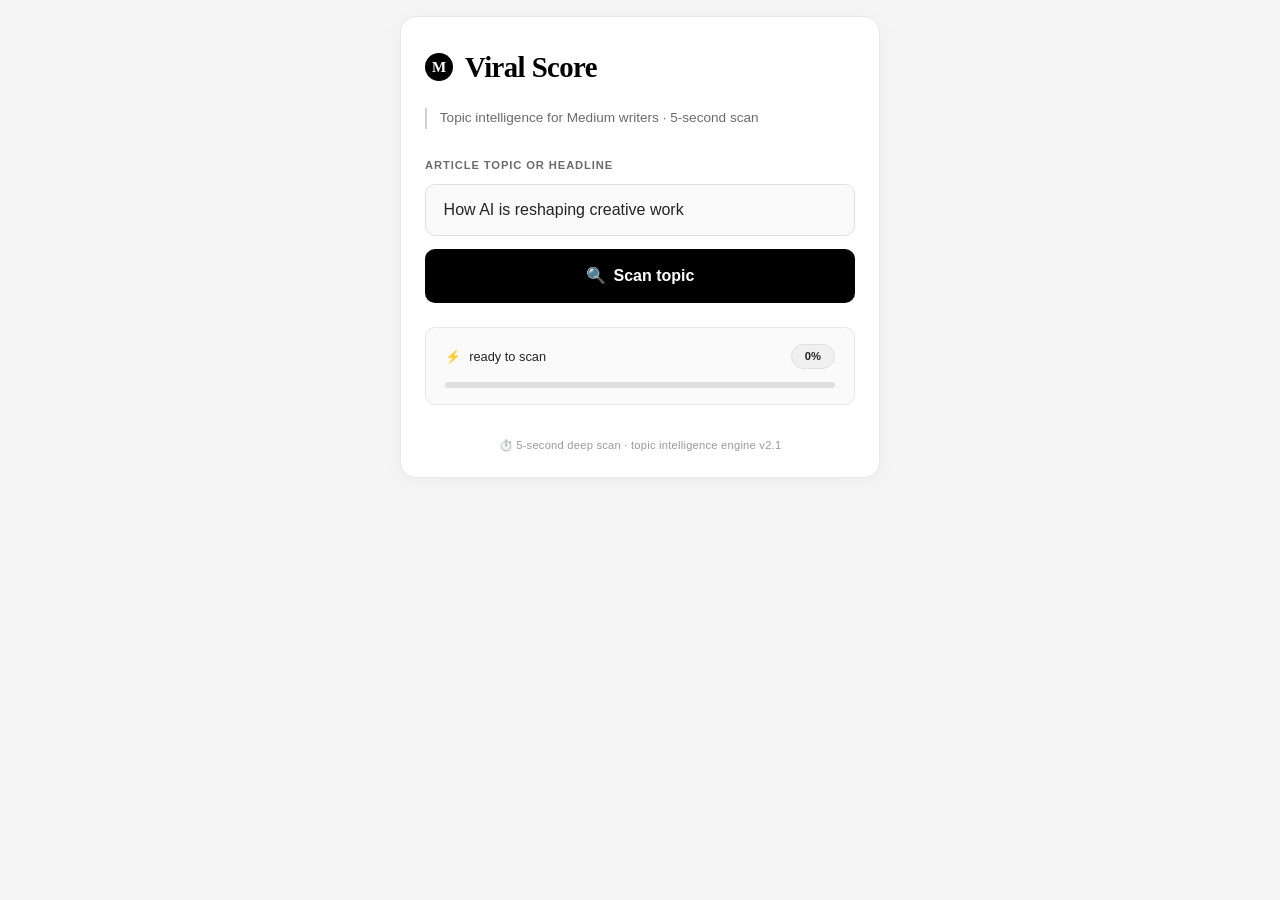
<file: MEDIUM INTEL/MEDIUM.html>
<!DOCTYPE html>
<html lang="en">
<head>
    <meta charset="UTF-8">
    <meta name="viewport" content="width=device-width, initial-scale=1.0, maximum-scale=1.0, user-scalable=yes, viewport-fit=cover">
    <meta name="theme-color" content="#f5f5f5">
    <title>Medium Viral Score · Light Mode</title>
    <style>
        /* Light Theme Design */
        * {
            margin: 0;
            padding: 0;
            box-sizing: border-box;
            -webkit-tap-highlight-color: transparent;
        }

        body {
            background-color: #f5f5f5;
            font-family: 'Inter', -apple-system, BlinkMacSystemFont, 'Segoe UI', Roboto, Helvetica, Arial, sans-serif;
            color: #242424;
            line-height: 1.5;
            display: flex;
            flex-direction: column;
            align-items: center;
            justify-content: flex-start;
            min-height: 100vh;
            min-height: 100dvh;
            padding-top: max(1rem, env(safe-area-inset-top));
            padding-bottom: max(1rem, env(safe-area-inset-bottom));
            padding-left: max(1rem, env(safe-area-inset-left));
            padding-right: max(1rem, env(safe-area-inset-right));
            overflow-x: hidden;
        }

        /* Card Container */
        .medium-card {
            width: 100%;
            max-width: 480px;
            background: #ffffff;
            border: 1px solid #e8e8e8;
            border-radius: 16px;
            padding: 1.8rem 1.5rem 1.5rem;
            margin: 0 auto;
            box-shadow: 0 4px 20px rgba(0, 0, 0, 0.04);
        }

        /* Header */
        .header {
            display: flex;
            align-items: center;
            gap: 12px;
            margin-bottom: 1.2rem;
        }

        .logo-circle {
            width: 28px;
            height: 28px;
            background: #000000;
            border-radius: 50%;
            display: flex;
            align-items: center;
            justify-content: center;
            color: #ffffff;
            font-weight: 800;
            font-size: 15px;
            font-family: 'Georgia', serif;
        }

        h1 {
            font-size: 1.8rem;
            font-weight: 700;
            letter-spacing: -0.02em;
            font-family: 'Georgia', 'Times New Roman', serif;
            color: #000000;
        }

        .subhead {
            font-size: 0.85rem;
            color: #6b6b6b;
            margin-bottom: 1.8rem;
            border-left: 2px solid #d0d0d0;
            padding-left: 0.8rem;
            font-weight: 400;
        }

        /* Input Area */
        .input-group {
            display: flex;
            flex-direction: column;
            gap: 0.6rem;
            margin-bottom: 1.5rem;
        }

        label {
            font-size: 0.7rem;
            font-weight: 600;
            text-transform: uppercase;
            letter-spacing: 0.08em;
            color: #6b6b6b;
        }

        .input-wrapper {
            display: flex;
            flex-direction: column;
            gap: 0.8rem;
        }

        .input-wrapper input {
            width: 100%;
            background: #fafafa;
            border: 1px solid #e0e0e0;
            border-radius: 10px;
            padding: 1rem 1.1rem;
            font-size: 16px; /* Prevents iOS zoom */
            color: #242424;
            outline: none;
            transition: border-color 0.2s ease;
        }

        .input-wrapper input:focus {
            border-color: #000000;
            background: #ffffff;
        }

        .scan-btn {
            width: 100%;
            background: #000000;
            border: none;
            color: #ffffff;
            border-radius: 10px;
            padding: 1rem;
            font-weight: 600;
            font-size: 1rem;
            cursor: pointer;
            transition: all 0.15s ease;
            display: flex;
            align-items: center;
            justify-content: center;
            gap: 0.5rem;
            min-height: 54px;
        }

        .scan-btn:active:not(:disabled) {
            background: #333333;
            transform: scale(0.98);
        }

        .scan-btn:disabled {
            opacity: 0.5;
            cursor: not-allowed;
            background: #666666;
        }

        /* Progress Bar Area */
        .progress-area {
            background: #fafafa;
            border-radius: 10px;
            padding: 1rem 1.2rem;
            border: 1px solid #e8e8e8;
            margin-bottom: 1.5rem;
        }

        .status-row {
            display: flex;
            justify-content: space-between;
            align-items: center;
            margin-bottom: 0.8rem;
            font-size: 0.8rem;
        }

        .status-text {
            display: flex;
            align-items: center;
            gap: 0.5rem;
            color: #242424;
            font-weight: 500;
        }

        .status-badge {
            background: #f0f0f0;
            padding: 0.2rem 0.8rem;
            border-radius: 100px;
            font-size: 0.7rem;
            font-weight: 600;
            color: #242424;
            border: 1px solid #e0e0e0;
        }

        .progress-bar-bg {
            width: 100%;
            height: 6px;
            background: #e0e0e0;
            border-radius: 100px;
            overflow: hidden;
        }

        .progress-fill {
            height: 100%;
            width: 0%;
            background: #000000;
            border-radius: 100px;
            transition: width 0.1s linear;
        }

        /* Result Panel */
        .result-panel {
            background: #ffffff;
            border-radius: 12px;
            padding: 1.2rem 0;
            border-top: 1px solid #e8e8e8;
            display: none;
            animation: fadeUp 0.4s ease;
        }

        .result-panel.visible {
            display: block;
        }

        @keyframes fadeUp {
            from { opacity: 0; transform: translateY(8px); }
            to { opacity: 1; transform: translateY(0); }
        }

        .score-row {
            display: flex;
            align-items: flex-end;
            justify-content: space-between;
            flex-wrap: wrap;
            gap: 1rem;
            margin-bottom: 1.5rem;
            padding: 0 0.2rem;
        }

        .score-left {
            display: flex;
            flex-direction: column;
            gap: 0.2rem;
        }

        .score-label {
            font-size: 0.7rem;
            text-transform: uppercase;
            letter-spacing: 0.08em;
            color: #6b6b6b;
            font-weight: 600;
        }

        .score-number {
            font-size: 4rem;
            font-weight: 700;
            line-height: 1;
            color: #000000;
            letter-spacing: -0.03em;
            font-family: 'Georgia', 'Times New Roman', serif;
        }

        .verdict-badge {
            display: inline-block;
            padding: 0.4rem 1rem;
            border-radius: 100px;
            font-size: 0.7rem;
            font-weight: 700;
            text-transform: uppercase;
            letter-spacing: 0.05em;
            background: #000000;
            color: #ffffff;
            white-space: nowrap;
            margin-bottom: 0.6rem;
        }

        /* Metrics Grid */
        .metrics-grid {
            display: grid;
            grid-template-columns: repeat(3, 1fr);
            gap: 0.6rem;
            margin-bottom: 1.2rem;
            padding: 0 0.2rem;
        }

        .metric {
            background: #fafafa;
            border-radius: 8px;
            padding: 1rem 0.5rem;
            text-align: center;
            border: 1px solid #e8e8e8;
        }

        .metric-name {
            font-size: 0.6rem;
            text-transform: uppercase;
            letter-spacing: 0.05em;
            color: #6b6b6b;
            margin-bottom: 0.4rem;
            font-weight: 600;
            line-height: 1.2;
        }

        .metric-value {
            font-size: 1.25rem;
            font-weight: 700;
            color: #000000;
            font-family: 'Georgia', 'Times New Roman', serif;
        }

        .metric-bar {
            height: 3px;
            background: #e0e0e0;
            border-radius: 20px;
            margin-top: 0.6rem;
            overflow: hidden;
        }

        .metric-bar-fill {
            height: 100%;
            width: 0%;
            background: #000000;
            border-radius: 20px;
            transition: width 0.4s ease;
        }

        /* Insight Text */
        .insight-text {
            background: #fafafa;
            padding: 1.2rem;
            border-radius: 10px;
            font-size: 0.85rem;
            color: #333333;
            line-height: 1.6;
            border: 1px solid #e8e8e8;
            margin: 0 0.2rem;
        }

        .insight-text strong {
            color: #000000;
            font-weight: 700;
        }

        /* Footer */
        .footer-note {
            margin-top: 2rem;
            text-align: center;
            font-size: 0.7rem;
            color: #999999;
            letter-spacing: 0.02em;
        }

        /* Very small phones */
        @media (max-width: 380px) {
            .medium-card { padding: 1.2rem 1rem 1.5rem; }
            h1 { font-size: 1.5rem; }
            .score-number { font-size: 3.2rem; }
            .metrics-grid { gap: 0.4rem; }
            .metric-name { font-size: 0.55rem; }
            .metric-value { font-size: 1.1rem; }
        }
    </style>
</head>
<body>
    <div class="medium-card">
        <div class="header">
            <div class="logo-circle">M</div>
            <h1>Viral Score</h1>
        </div>
        <div class="subhead">
            Topic intelligence for Medium writers · 5-second scan
        </div>

        <div class="input-group">
            <label for="topicInput">Article topic or headline</label>
            <div class="input-wrapper">
                <input type="text" id="topicInput" placeholder="Enter a topic..." value="How AI is reshaping creative work">
                <button class="scan-btn" id="scanBtn">
                    <span class="icon">🔍</span> Scan topic
                </button>
            </div>
        </div>

        <!-- progress area -->
        <div class="progress-area" id="progressArea">
            <div class="status-row">
                <div class="status-text">
                    <span id="statusIcon">⚡</span>
                    <span id="statusMessage">ready to scan</span>
                </div>
                <div class="status-badge" id="progressPercent">0%</div>
            </div>
            <div class="progress-bar-bg">
                <div class="progress-fill" id="progressFill" style="width: 0%;"></div>
            </div>
        </div>

        <!-- result panel -->
        <div class="result-panel" id="resultPanel">
            <div class="score-row">
                <div class="score-left">
                    <span class="score-label">Viral Score</span>
                    <span class="score-number" id="scoreNumber">—</span>
                </div>
                <span class="verdict-badge" id="verdictBadge">Awaiting</span>
            </div>

            <div class="metrics-grid">
                <div class="metric">
                    <div class="metric-name">Trend Velocity</div>
                    <div class="metric-value" id="trendValue">—</div>
                    <div class="metric-bar"><div class="metric-bar-fill" id="trendBar" style="width:0%"></div></div>
                </div>
                <div class="metric">
                    <div class="metric-name">Emotion Pulse</div>
                    <div class="metric-value" id="emotionValue">—</div>
                    <div class="metric-bar"><div class="metric-bar-fill" id="emotionBar" style="width:0%"></div></div>
                </div>
                <div class="metric">
                    <div class="metric-name">Shareability</div>
                    <div class="metric-value" id="shareValue">—</div>
                    <div class="metric-bar"><div class="metric-bar-fill" id="shareBar" style="width:0%"></div></div>
                </div>
            </div>

            <div class="insight-text" id="insightText">
                <strong>Intelligence brief:</strong> Scan a topic to get viral potential analysis.
            </div>
        </div>

        <div class="footer-note">
            <span>⏱️ 5-second deep scan</span> · topic intelligence engine v2.1
        </div>
    </div>

    <script>
        (function() {
            const topicInput = document.getElementById('topicInput');
            const scanBtn = document.getElementById('scanBtn');
            const progressFill = document.getElementById('progressFill');
            const progressPercent = document.getElementById('progressPercent');
            const statusMessage = document.getElementById('statusMessage');
            const statusIcon = document.getElementById('statusIcon');
            const resultPanel = document.getElementById('resultPanel');
            const scoreNumber = document.getElementById('scoreNumber');
            const verdictBadge = document.getElementById('verdictBadge');
            const trendValue = document.getElementById('trendValue');
            const emotionValue = document.getElementById('emotionValue');
            const shareValue = document.getElementById('shareValue');
            const trendBar = document.getElementById('trendBar');
            const emotionBar = document.getElementById('emotionBar');
            const shareBar = document.getElementById('shareBar');
            const insightText = document.getElementById('insightText');

            let isScanning = false;
            let scanInterval = null;

            function stringHash(str) {
                let hash = 0;
                for (let i = 0; i < str.length; i++) {
                    hash = ((hash << 5) - hash) + str.charCodeAt(i);
                    hash |= 0;
                }
                return Math.abs(hash);
            }

            function generateMetrics(topic) {
                if (!topic || topic.trim() === '') topic = 'anonymous topic';
                const cleanTopic = topic.trim().toLowerCase();
                const baseHash = stringHash(cleanTopic);
                
                const hash1 = (baseHash * 1.7) % 100;
                const hash2 = (baseHash * 2.3 + 17) % 100;
                const hash3 = (baseHash * 3.1 + 42) % 100;
                const hash4 = (baseHash * 0.9 + 73) % 100;

                const viralScore = Math.round((hash1 * 0.4 + hash2 * 0.3 + hash3 * 0.2 + hash4 * 0.1) * 1.2);
                const finalScore = Math.min(100, Math.max(1, viralScore));

                const trend = Math.round((hash1 * 0.8 + hash2 * 0.2) * 1.1) % 101;
                const emotion = Math.round((hash2 * 0.7 + hash3 * 0.3) * 1.15) % 101;
                const shareability = Math.round((hash3 * 0.6 + hash4 * 0.4) * 1.2) % 101;

                let verdict = '';
                let insight = '';
                const score = finalScore;

                if (score >= 80) {
                    verdict = '🔥 VIRAL';
                    insight = 'Extremely high potential. This topic hits trending angles, emotional triggers, and shareability. Publish now.';
                } else if (score >= 65) {
                    verdict = '🚀 HIGH';
                    insight = 'Strong viral signals. With the right headline and timing, this topic could reach a wide audience.';
                } else if (score >= 45) {
                    verdict = '📈 MODERATE';
                    insight = 'Solid potential but needs differentiation. Consider a unique case study or data angle to boost shares.';
                } else if (score >= 25) {
                    verdict = '🌱 NICHE';
                    insight = 'Lower viral potential. Works for a targeted audience, but mass appeal is limited. Add a controversial hook.';
                } else {
                    verdict = '🧊 LOW';
                    insight = 'Very low viral likelihood. Too generic or saturated. Try a more specific, emotionally charged angle.';
                }

                let extra = '';
                if (trend > 75) extra += ' Trend velocity is exceptional. ';
                else if (trend < 30) extra += ' Topic is not trending strongly. ';
                if (emotion > 70) extra += ' Emotional resonance is high. ';
                else if (emotion < 25) extra += ' Lacks emotional punch. ';
                if (shareability > 70) extra += ' People will want to share this. ';
                else if (shareability < 30) extra += ' Shareability is weak. ';

                const fullInsight = insight + (extra ? ' ' + extra.trim() : '');

                return {
                    score: finalScore,
                    trend: Math.min(100, trend),
                    emotion: Math.min(100, emotion),
                    shareability: Math.min(100, shareability),
                    verdict: verdict,
                    insight: fullInsight
                };
            }

            function resetResults() {
                resultPanel.classList.remove('visible');
                scoreNumber.textContent = '—';
                verdictBadge.textContent = 'Awaiting';
                trendValue.textContent = '—';
                emotionValue.textContent = '—';
                shareValue.textContent = '—';
                trendBar.style.width = '0%';
                emotionBar.style.width = '0%';
                shareBar.style.width = '0%';
                insightText.innerHTML = '<strong>Intelligence brief:</strong> Scan a topic to get viral potential analysis.';
            }

            function runScan() {
                if (isScanning) return;

                const topic = topicInput.value.trim();
                if (!topic) topicInput.value = 'future of remote work';

                resetResults();
                isScanning = true;
                scanBtn.disabled = true;
                statusMessage.textContent = 'scanning topic…';
                statusIcon.textContent = '🔄';
                progressPercent.textContent = '0%';
                progressFill.style.width = '0%';

                let progress = 0;
                const duration = 5000;
                const intervalTime = 60;
                const steps = duration / intervalTime;
                const increment = 100 / steps;

                if (scanInterval) clearInterval(scanInterval);

                scanInterval = setInterval(() => {
                    progress += increment;
                    if (progress >= 100) {
                        progress = 100;
                        clearInterval(scanInterval);
                        scanInterval = null;

                        progressFill.style.width = '100%';
                        progressPercent.textContent = '100%';
                        statusMessage.textContent = 'scan complete';
                        statusIcon.textContent = '✅';

                        const metrics = generateMetrics(topic);

                        scoreNumber.textContent = metrics.score;
                        verdictBadge.textContent = metrics.verdict;

                        trendValue.textContent = metrics.trend + '%';
                        emotionValue.textContent = metrics.emotion + '%';
                        shareValue.textContent = metrics.shareability + '%';

                        trendBar.style.width = metrics.trend + '%';
                        emotionBar.style.width = metrics.emotion + '%';
                        shareBar.style.width = metrics.shareability + '%';

                        insightText.innerHTML = `<strong>Intelligence brief:</strong> ${metrics.insight}`;

                        resultPanel.classList.add('visible');

                        isScanning = false;
                        scanBtn.disabled = false;
                        statusMessage.textContent = 'ready to scan';
                        statusIcon.textContent = '⚡';
                    } else {
                        progressFill.style.width = progress + '%';
                        progressPercent.textContent = Math.floor(progress) + '%';
                        
                        if (progress < 30) {
                            statusMessage.textContent = 'analyzing topic sentiment…';
                            statusIcon.textContent = '📡';
                        } else if (progress < 65) {
                            statusMessage.textContent = 'cross-referencing trends…';
                            statusIcon.textContent = '📊';
                        } else {
                            statusMessage.textContent = 'calculating virality index…';
                            statusIcon.textContent = '⚡';
                        }
                    }
                }, intervalTime);
            }

            scanBtn.addEventListener('click', runScan);

            topicInput.addEventListener('keypress', (e) => {
                if (e.key === 'Enter' && !isScanning) {
                    e.preventDefault();
                    runScan();
                }
            });

            // Initial state
            progressFill.style.width = '0%';
            progressPercent.textContent = '0%';
            statusMessage.textContent = 'ready to scan';
            statusIcon.textContent = '⚡';
        })();
    </script>
</body>
</html>
</file>
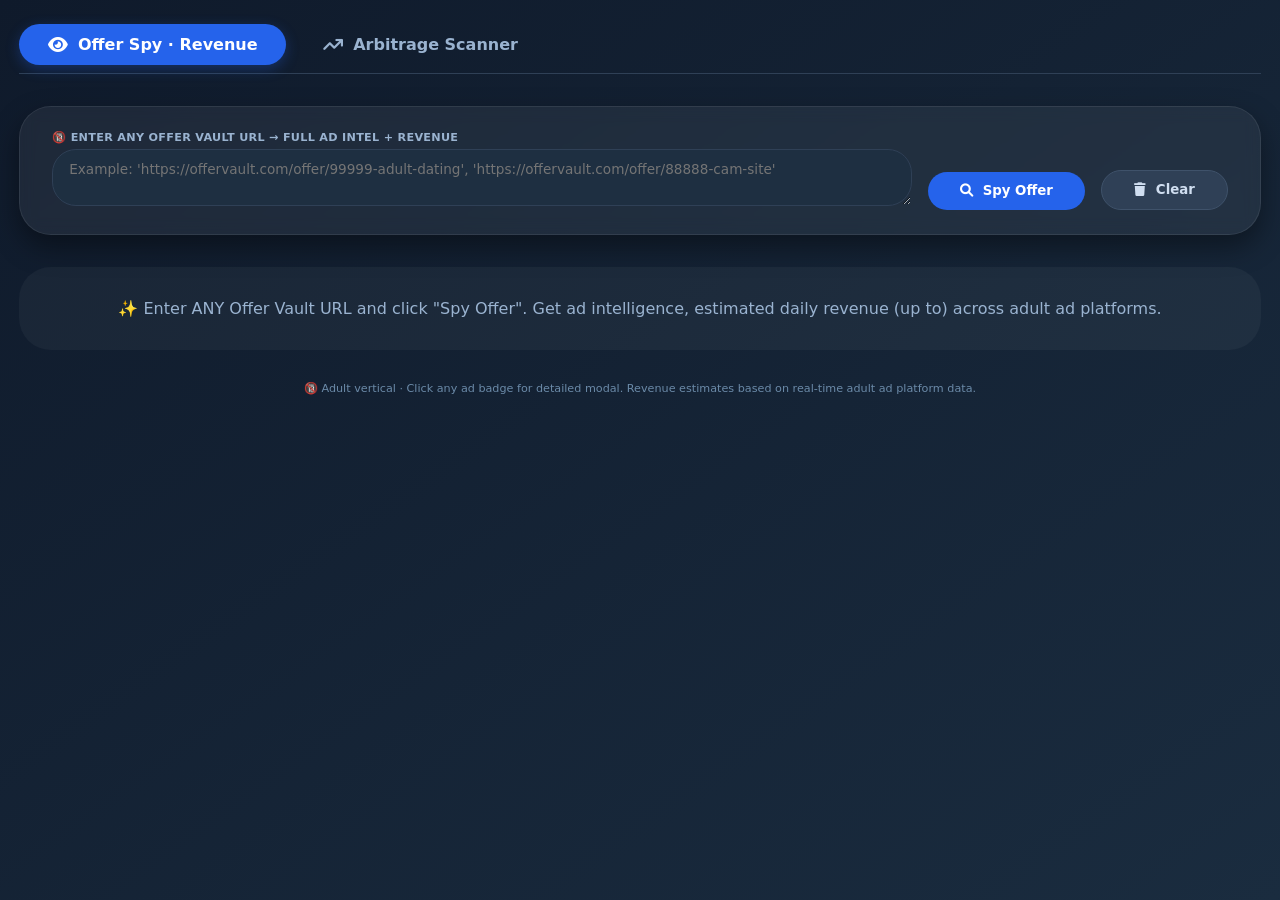
<file: MONKEYE ADU SPY TOOL + ARB/MONKEYE ADU SPY TOOL + ARB.html>
<!DOCTYPE html>
<html lang="en">
<head>
    <meta charset="UTF-8">
    <meta name="viewport" content="width=device-width, initial-scale=1.0, user-scalable=yes">
    <title>Adult Ad Spy · Arbitrage & Revenue Hub</title>
    <!-- Font Awesome 6 -->
    <link rel="stylesheet" href="https://cdnjs.cloudflare.com/ajax/libs/font-awesome/6.0.0-beta3/css/all.min.css">
    <style>
        * {
            margin: 0;
            padding: 0;
            box-sizing: border-box;
            font-family: 'Inter', system-ui, -apple-system, 'Segoe UI', Roboto, sans-serif;
        }

        body {
            background: linear-gradient(145deg, #0f1a2b 0%, #1a2c3f 100%);
            min-height: 100vh;
            padding: 1.5rem 1.2rem;
            color: #e6edf8;
        }

        .spy-container {
            max-width: 1500px;
            margin: 0 auto;
        }

        /* tabs */
        .tabs-header {
            display: flex;
            flex-wrap: wrap;
            gap: 0.5rem;
            margin-bottom: 2rem;
            border-bottom: 1px solid #2f4056;
            padding-bottom: 0.5rem;
        }
        .tab-btn {
            background: transparent;
            border: none;
            padding: 0.7rem 1.8rem;
            font-weight: 700;
            font-size: 1rem;
            border-radius: 40px;
            color: #9ab3d0;
            cursor: pointer;
            transition: 0.2s;
            display: flex;
            align-items: center;
            gap: 10px;
        }
        .tab-btn i {
            font-size: 1.1rem;
        }
        .tab-btn:hover {
            background: #2f4056;
            color: white;
        }
        .tab-btn.active {
            background: #2563eb;
            color: white;
            box-shadow: 0 4px 14px rgba(37,99,235,0.3);
        }
        .tab-pane {
            display: none;
            animation: fadeIn 0.25s ease;
        }
        .tab-pane.active-pane {
            display: block;
        }
        @keyframes fadeIn {
            0% { opacity: 0.4; transform: translateY(6px); }
            100% { opacity: 1; transform: translateY(0); }
        }

        /* shared cards */
        .tool-panel {
            background: rgba(255,255,255,0.06);
            backdrop-filter: blur(8px);
            border-radius: 2rem;
            padding: 1.5rem 2rem;
            margin-bottom: 2rem;
            border: 1px solid rgba(255,255,255,0.08);
            box-shadow: 0 12px 28px rgba(0,0,0,0.4);
        }

        .filter-row {
            display: flex;
            flex-wrap: wrap;
            gap: 1rem;
            align-items: flex-end;
        }

        .input-group {
            flex: 1;
            min-width: 160px;
        }
        .input-group label {
            font-size: 0.7rem;
            font-weight: 700;
            text-transform: uppercase;
            color: #9ab3d0;
            margin-bottom: 0.3rem;
            display: block;
            letter-spacing: 0.3px;
        }
        .input-group input, .input-group select, .input-group textarea {
            width: 100%;
            padding: 0.7rem 1rem;
            border-radius: 1.5rem;
            border: 1px solid #2f4056;
            background: #1e2f41;
            color: #f0f6fc;
            font-size: 0.85rem;
            outline: none;
            transition: 0.2s;
        }
        .input-group input:focus, .input-group textarea:focus {
            border-color: #2563eb;
            box-shadow: 0 0 0 3px rgba(37,99,235,0.2);
        }
        .input-group textarea {
            resize: vertical;
        }

        .btn-primary {
            background: #2563eb;
            color: white;
            border: none;
            padding: 0.7rem 2rem;
            border-radius: 2rem;
            font-weight: 700;
            cursor: pointer;
            transition: 0.2s;
            display: inline-flex;
            align-items: center;
            gap: 10px;
        }
        .btn-primary:hover {
            background: #3b82f6;
            transform: translateY(-2px);
            box-shadow: 0 8px 18px rgba(37,99,235,0.3);
        }
        .reset-btn {
            background: #2f4056;
            color: #d0def0;
            border: 1px solid #3f526a;
        }
        .reset-btn:hover {
            background: #3f526a;
            color: white;
            transform: translateY(-2px);
        }

        .empty-state {
            text-align: center;
            padding: 2rem;
            background: rgba(255,255,255,0.04);
            border-radius: 2rem;
            color: #9ab3d0;
        }

        .spy-result-card {
            text-align: left;
            margin-top: 1rem;
            background: rgba(255,255,255,0.06);
            border-radius: 2rem;
            padding: 1.5rem 2rem;
            border: 1px solid rgba(255,255,255,0.06);
        }

        .result-highlight {
            background: rgba(37,99,235,0.12);
            padding: 1rem;
            border-radius: 1.5rem;
            margin-bottom: 1rem;
            border-left: 4px solid #2563eb;
        }

        .ad-type-item {
            display: inline-flex;
            align-items: center;
            background: #1e2f41;
            border-radius: 30px;
            padding: 0.3rem 0.9rem;
            margin: 0.2rem 0.3rem;
            font-size: 0.7rem;
            font-weight: 600;
            cursor: pointer;
            transition: 0.1s;
            border: 1px solid #3f526a;
            color: #d0def0;
        }
        .ad-type-item:hover {
            background: #2f4056;
            transform: scale(1.02);
            border-color: #2563eb;
        }

        .modal-overlay {
            position: fixed;
            top: 0;
            left: 0;
            width: 100%;
            height: 100%;
            background: rgba(0,0,0,0.8);
            backdrop-filter: blur(6px);
            z-index: 1000;
            display: flex;
            align-items: center;
            justify-content: center;
            visibility: hidden;
            opacity: 0;
            transition: 0.2s;
        }
        .modal-overlay.active {
            visibility: visible;
            opacity: 1;
        }
        .modal-card {
            background: #1e2f41;
            max-width: 500px;
            width: 90%;
            border-radius: 2rem;
            padding: 1.8rem;
            border-top: 5px solid #2563eb;
            color: #e6edf8;
        }
        .modal-card button {
            background: #2f4056;
            border: none;
            padding: 0.5rem 1.2rem;
            border-radius: 2rem;
            color: white;
            cursor: pointer;
        }

        .push-notif {
            position: fixed;
            bottom: 20px;
            right: 20px;
            background: #0f1a2b;
            color: white;
            padding: 0.8rem 1.2rem;
            border-radius: 1rem;
            z-index: 1100;
            font-size: 0.8rem;
            box-shadow: 0 5px 15px rgba(0,0,0,0.5);
            animation: slideUp 0.3s ease;
            display: flex;
            align-items: center;
            gap: 0.8rem;
            border-left: 4px solid #2563eb;
        }
        @keyframes slideUp {
            from { opacity: 0; transform: translateY(30px); }
            to { opacity: 1; transform: translateY(0); }
        }

        .loading-container-enhanced {
            text-align: center;
            padding: 2.5rem;
            background: rgba(255,255,255,0.04);
            border-radius: 2rem;
        }
        .spinner-enhanced {
            display: inline-block;
            width: 60px;
            height: 60px;
            border: 4px solid #2f4056;
            border-radius: 50%;
            border-top-color: #2563eb;
            border-right-color: #3b82f6;
            border-bottom-color: #60a5fa;
            animation: spin 1s cubic-bezier(0.68, -0.55, 0.265, 1.55) infinite;
            margin-bottom: 1.5rem;
        }
        @keyframes spin {
            to { transform: rotate(360deg); }
        }
        .progress-steps {
            max-width: 400px;
            margin: 1.5rem auto;
            text-align: left;
            background: #0f1a2b;
            border-radius: 1rem;
            padding: 1rem;
        }
        .step-item {
            display: flex;
            align-items: center;
            gap: 0.8rem;
            padding: 0.6rem 0;
            border-bottom: 1px solid #2f4056;
            font-size: 0.8rem;
            color: #b0c8e0;
        }
        .step-item:last-child { border-bottom: none; }
        .step-status {
            font-size: 0.7rem;
            font-weight: 600;
            padding: 0.2rem 0.5rem;
            border-radius: 20px;
            background: #2f4056;
            color: #9ab3d0;
        }
        .step-status.completed { background: #1f8a4c30; color: #4ade80; }
        .step-status.active { background: #2563eb30; color: #60a5fa; animation: pulse 1s infinite; }
        @keyframes pulse { 0%,100%{ opacity:1; } 50%{ opacity:0.6; } }
        .progress-bar-container {
            background: #2f4056;
            border-radius: 20px;
            height: 6px;
            margin: 1rem 0;
            overflow: hidden;
        }
        .progress-bar-fill {
            background: linear-gradient(90deg, #2563eb, #60a5fa);
            width: 0%;
            height: 100%;
            border-radius: 20px;
            transition: width 0.3s ease;
        }
        .loading-subtext-enhanced {
            font-size: 0.7rem;
            color: #9ab3d0;
            margin-top: 1rem;
        }

        .badge-arb {
            background: #1f8a4c30;
            color: #4ade80;
            padding: 0.2rem 0.7rem;
            border-radius: 30px;
            font-size: 0.7rem;
            font-weight: 600;
        }
        .badge-arb.warn {
            background: #f59e0b30;
            color: #fbbf24;
        }

        footer {
            margin-top: 2rem;
            text-align: center;
            font-size: 0.7rem;
            color: #6b8aa8;
        }

        /* adult theme touches */
        .adult-badge {
            background: #dc262630;
            color: #f87171;
            padding: 0.2rem 0.8rem;
            border-radius: 30px;
            font-size: 0.7rem;
            font-weight: 700;
            letter-spacing: 0.3px;
        }

        /* arbitrage scan box */
        .scan-box {
            background: rgba(255,255,255,0.04);
            border-radius: 2rem;
            padding: 1.5rem 2rem;
            border: 1px solid rgba(255,255,255,0.06);
        }
        .scan-input-group {
            display: flex;
            flex-wrap: wrap;
            gap: 1rem;
            align-items: center;
        }
        .scan-input-group input {
            flex: 2;
            min-width: 220px;
            padding: 0.7rem 1.2rem;
            border-radius: 2rem;
            border: 1px solid #2f4056;
            background: #1e2f41;
            color: #f0f6fc;
            font-size: 0.9rem;
            outline: none;
        }
        .scan-input-group input:focus {
            border-color: #2563eb;
        }

        .scan-result-placeholder {
            margin-top: 1.5rem;
            display: flex;
            flex-wrap: wrap;
            gap: 1.2rem 2rem;
            background: rgba(255,255,255,0.04);
            padding: 1rem 1.5rem;
            border-radius: 2rem;
            border: 1px solid rgba(255,255,255,0.06);
            min-height: 70px;
            align-items: center;
        }
        .scan-stat {
            display: flex;
            align-items: baseline;
            gap: 6px;
            flex-wrap: wrap;
        }
        .scan-stat .label { color: #9ab3d0; font-size: 0.8rem; }
        .scan-stat .value { font-weight: 700; font-size: 1.3rem; color: white; }

        .details-grid {
            display: grid;
            grid-template-columns: 1fr 1fr;
            gap: 1.5rem;
            margin: 1.5rem 0;
        }
        @media (max-width: 700px) { .details-grid { grid-template-columns: 1fr; } }

        .card {
            background: rgba(255,255,255,0.04);
            border-radius: 2rem;
            padding: 1.2rem 1.5rem;
            border: 1px solid rgba(255,255,255,0.06);
        }
        .card-header {
            display: flex;
            justify-content: space-between;
            align-items: center;
            margin-bottom: 1rem;
        }
        .card-header h3 { font-size: 1rem; font-weight: 600; color: #d0def0; }
        .opportunity-list { display: flex; flex-direction: column; gap: 6px; }
        .opportunity-item {
            display: flex;
            justify-content: space-between;
            padding: 8px 0;
            border-bottom: 1px solid #2f4056;
            font-size: 0.9rem;
        }
        .opportunity-item:last-child { border-bottom: none; }
        .opp-arb {
            background: #2f4056;
            padding: 0.1rem 0.7rem;
            border-radius: 30px;
            font-size: 0.7rem;
            color: #b0c8e0;
        }
        .progress-bg {
            background: #2f4056;
            height: 6px;
            border-radius: 8px;
            margin: 4px 0 8px;
        }
        .progress-fill {
            height: 6px;
            border-radius: 8px;
            background: #2563eb;
            width: 0%;
        }
        .text-muted { color: #9ab3d0; }
        .status-bar {
            background: rgba(255,255,255,0.04);
            border-radius: 2rem;
            padding: 0.8rem 1.5rem;
            display: flex;
            flex-wrap: wrap;
            justify-content: space-between;
            margin-top: 1.5rem;
            border: 1px solid rgba(255,255,255,0.06);
            font-size: 0.8rem;
        }

        @keyframes flash {
            0% { background-color: rgba(37,99,235,0.15); }
            100% { background-color: transparent; }
        }
        .card-updated { animation: flash 0.6s ease; }

        .validation-error {
            color: #f87171;
            background: #dc262620;
            padding: 0.5rem 1rem;
            border-radius: 1rem;
            border: 1px solid #dc262640;
            font-size: 0.85rem;
            margin-top: 0.5rem;
        }
    </style>
</head>
<body>
<div class="spy-container">

    <!-- tabs -->
    <div class="tabs-header">
        <button class="tab-btn active" data-tab="tab1"><i class="fas fa-eye"></i> Offer Spy · Revenue</button>
        <button class="tab-btn" data-tab="tab2"><i class="fas fa-arrow-trend-up"></i> Arbitrage Scanner</button>
    </div>

    <!-- ===== TAB 1: OFFER SPY (adult) ===== -->
    <div id="tab1" class="tab-pane active-pane">
        <div class="tool-panel">
            <div class="filter-row">
                <div class="input-group" style="flex:3">
                    <label>🔞 Enter ANY Offer Vault URL → Full Ad Intel + Revenue</label>
                    <textarea id="offerUrlInput" rows="2" placeholder="Example: 'https://offervault.com/offer/99999-adult-dating', 'https://offervault.com/offer/88888-cam-site'"></textarea>
                    <div id="urlValidationError" class="validation-error" style="display:none;">⚠️ Please enter a valid Offer Vault URL (must contain 'offervault.com')</div>
                </div>
                <button id="spySubmitBtn" class="btn-primary"><i class="fas fa-search"></i> Spy Offer</button>
                <button id="clearSpyBtn" class="btn-primary reset-btn"><i class="fas fa-trash"></i> Clear</button>
            </div>
        </div>
        <div id="spyResultContainer">
            <div class="empty-state">✨ Enter ANY Offer Vault URL and click "Spy Offer". Get ad intelligence, estimated daily revenue (up to) across adult ad platforms.</div>
        </div>
    </div>

    <!-- ===== TAB 2: ARBITRAGE SCANNER (adult) ===== -->
    <div id="tab2" class="tab-pane">
        <div class="scan-box">
            <div style="display:flex; align-items:center; gap:12px; margin-bottom:1.2rem;">
                <i class="fas fa-robot" style="font-size:1.8rem; color:#2563eb;"></i>
                <div>
                    <h3 style="font-weight:700; font-size:1.3rem;">Adult Article Arbitrage Scanner</h3>
                    <p style="color:#9ab3d0; font-size:0.9rem;">Paste an article URL to detect ad arbitrage potential, ad density & competitor spreads (adult vertical).</p>
                </div>
            </div>
            <div class="scan-input-group">
                <input type="url" id="articleUrl" placeholder="https://adultblog.com/article/..." value="https://adultblog.com/trends-2026">
                <button id="scanBtn" class="btn-primary"><i class="fas fa-search"></i> Scan Now</button>
            </div>
            <div id="scanResult" class="scan-result-placeholder">
                <div class="scan-stat"><span class="label"><i class="fas fa-file-alt"></i> Ad density</span><span class="value" id="adDensityValue">14.2%</span><span class="badge-arb" id="adDensityBadge">avg</span></div>
                <div class="scan-stat"><span class="label"><i class="fas fa-dollar-sign"></i> Est. RPM</span><span class="value" id="rpmValue">$8.40</span><span class="badge-arb warn" id="rpmBadge">+6%</span></div>
                <div class="scan-stat"><span class="label"><i class="fas fa-arrows-left-right"></i> Spread</span><span class="value" id="spreadValue">$2.15</span><span class="badge-arb" id="spreadBadge">arbitrage</span></div>
                <div class="scan-stat"><span class="label"><i class="fas fa-tag"></i> Competitors</span><span class="value" id="competitorsValue">7</span><span class="badge-arb" style="background:#2f4056; color:#b0c8e0;">active</span></div>
            </div>
        </div>

        <div class="details-grid" id="detailsGrid">
            <div class="card" id="adSlotsCard">
                <div class="card-header"><h3><i class="fas fa-list-ul" style="color:#2563eb;"></i> Ad slots detected</h3><i class="fas fa-chevron-right" style="color:#6b8aa8;"></i></div>
                <div class="opportunity-list" id="adSlotsList">
                    <div class="opportunity-item"><span><i class="fas fa-ad" style="color:#2563eb;"></i> In-article (<span id="inArticleCount">4</span>)</span><span class="opp-arb">$<span id="inArticleAvg">2.10</span> avg</span></div>
                    <div class="opportunity-item"><span><i class="fas fa-ad" style="color:#7c3aed;"></i> Sidebar (<span id="sidebarCount">3</span>)</span><span class="opp-arb">$<span id="sidebarAvg">2.80</span> avg</span></div>
                    <div class="opportunity-item"><span><i class="fas fa-ad" style="color:#b45309;"></i> Native (<span id="nativeCount">2</span>)</span><span class="opp-arb">$<span id="nativeAvg">1.45</span> avg</span></div>
                    <div class="opportunity-item" style="border-bottom:none;"><span><i class="fas fa-ad" style="color:#0b8a6e;"></i> Interstitial (<span id="interstitialCount">1</span>)</span><span class="opp-arb">$<span id="interstitialAvg">3.20</span> avg</span></div>
                </div>
            </div>
            <div class="card" id="arbitrageScoreCard">
                <div class="card-header"><h3><i class="fas fa-arrow-trend-up" style="color:#4ade80;"></i> Arbitrage score</h3><i class="fas fa-circle" style="color:#4ade80; background:transparent;"></i></div>
                <div style="display:flex; flex-direction:column; gap:6px; padding:6px 0;" id="arbitrageMetrics">
                    <div><span class="text-muted">Content quality</span> <span style="float:right; font-weight:600;" id="contentQuality">89%</span></div>
                    <div class="progress-bg"><div class="progress-fill" id="contentQualityBar" style="width:89%;"></div></div>
                    <div><span class="text-muted">Ad placement</span> <span style="float:right; font-weight:600;" id="adPlacement">81%</span></div>
                    <div class="progress-bg"><div class="progress-fill" id="adPlacementBar" style="width:81%;"></div></div>
                    <div><span class="text-muted">Arbitrage potential</span> <span style="float:right; font-weight:600;" id="arbitragePotential">95%</span></div>
                    <div class="progress-bg"><div class="progress-fill" id="arbitragePotentialBar" style="width:95%; background:#4ade80;"></div></div>
                    <div><span class="text-muted">Competitor gap</span> <span style="float:right; font-weight:600;" id="competitorGap">$1.92</span></div>
                    <div class="progress-bg"><div class="progress-fill" id="competitorGapBar" style="width:78%; background:#7c3aed;"></div></div>
                    <div style="margin-top:10px; background:#0f1a2b; padding:10px 16px; border-radius:40px; font-size:0.9rem;" id="recommendationBox">
                        <i class="fas fa-lightbulb" style="color:#fbbf24;"></i> <span id="recommendationText">Strong arbitrage · recommend bid $3.10–$3.60</span>
                    </div>
                </div>
            </div>
        </div>

        <div class="status-bar">
            <span><i class="fas fa-history"></i> Last scan: <span id="lastScanTime">2 min ago</span></span>
            <span><i class="fas fa-database"></i> <span id="similarArticles">14</span> similar articles</span>
            <span><i class="fas fa-check-circle" style="color:#4ade80;"></i> <span id="newSignals">3</span> new arbitrage signals</span>
        </div>
    </div>

    <footer>🔞 Adult vertical · Click any ad badge for detailed modal. Revenue estimates based on real-time adult ad platform data.</footer>
</div>

<!-- Modal -->
<div id="adDetailModal" class="modal-overlay">
    <div class="modal-card">
        <h3 style="margin-bottom:0.5rem;">🎯 Ad Intelligence · Adult</h3>
        <div id="modalContent">Loading...</div>
        <button id="closeModalBtn" style="margin-top:1rem;">Close</button>
    </div>
</div>

<script>
    (function() {
        // ========== TAB SWITCH ==========
        const tabBtns = document.querySelectorAll('.tab-btn');
        const panes = {
            tab1: document.getElementById('tab1'),
            tab2: document.getElementById('tab2')
        };
        tabBtns.forEach(btn => {
            btn.addEventListener('click', function() {
                tabBtns.forEach(b => b.classList.remove('active'));
                this.classList.add('active');
                const target = this.getAttribute('data-tab');
                Object.keys(panes).forEach(key => {
                    panes[key].classList.toggle('active-pane', key === target);
                });
            });
        });

        // ========== OFFER SPY ENGINE (adult) ==========
        // ADULT-FOCUSED AD NETWORKS (full list provided)
        const AD_PLATFORMS = {
            Popup: ["ExoClick", "TrafficStars", "JuicyAds", "TwinRed", "ClickAdilla", "Adsterra", "HilltopAds", "Clickadu", "EZmob", "Adcash", "AdMaven", "Evadav", "PropellerAds", "RichAds", "Zeropark", "MyBid", "Push.House", "Clickaine", "Kadam", "Bidvertiser", "ROIads", "DAO.AD", "Galaksion", "Reacheffect", "TrafficFactory", "TrafficHunt", "TrafficShop", "AADS", "EroAdvertising", "Adzumo", "EpicAds", "OnClickA", "Yeesshh", "TrafficJunky", "RollerAds", "Coinis", "UngAds", "TrafficHolder", "AdJizz", "Reporo", "TrafficHaus", "Rebel Ads", "AdultSense", "GTSAds", "Pushground", "Mobidea Push"],
            Push: ["ExoClick", "TrafficStars", "JuicyAds", "TwinRed", "ClickAdilla", "Adsterra", "HilltopAds", "Clickadu", "EZmob", "Adcash", "AdMaven", "Evadav", "PropellerAds", "RichAds", "Zeropark", "MyBid", "Push.House", "Clickaine", "Kadam", "Bidvertiser", "ROIads", "DAO.AD", "Galaksion", "Reacheffect", "TrafficFactory", "TrafficHunt", "TrafficShop", "AADS", "EroAdvertising", "Adzumo", "EpicAds", "OnClickA", "Yeesshh", "TrafficJunky", "RollerAds", "Coinis", "UngAds", "TrafficHolder", "AdJizz", "Reporo", "TrafficHaus", "Rebel Ads", "AdultSense", "GTSAds", "Pushground", "Mobidea Push"],
            Native: ["ExoClick", "TrafficStars", "JuicyAds", "TwinRed", "ClickAdilla", "Adsterra", "HilltopAds", "Clickadu", "EZmob", "Adcash", "AdMaven", "Evadav", "PropellerAds", "RichAds", "Zeropark", "MyBid", "Push.House", "Clickaine", "Kadam", "Bidvertiser", "ROIads", "DAO.AD", "Galaksion", "Reacheffect", "TrafficFactory", "TrafficHunt", "TrafficShop", "AADS", "EroAdvertising", "Adzumo", "EpicAds", "OnClickA", "Yeesshh", "TrafficJunky", "RollerAds", "Coinis", "UngAds", "TrafficHolder", "AdJizz", "Reporo", "TrafficHaus", "Rebel Ads", "AdultSense", "GTSAds", "Pushground", "Mobidea Push"],
            Display: ["ExoClick", "TrafficStars", "JuicyAds", "TwinRed", "ClickAdilla", "Adsterra", "HilltopAds", "Clickadu", "EZmob", "Adcash", "AdMaven", "Evadav", "PropellerAds", "RichAds", "Zeropark", "MyBid", "Push.House", "Clickaine", "Kadam", "Bidvertiser", "ROIads", "DAO.AD", "Galaksion", "Reacheffect", "TrafficFactory", "TrafficHunt", "TrafficShop", "AADS", "EroAdvertising", "Adzumo", "EpicAds", "OnClickA", "Yeesshh", "TrafficJunky", "RollerAds", "Coinis", "UngAds", "TrafficHolder", "AdJizz", "Reporo", "TrafficHaus", "Rebel Ads", "AdultSense", "GTSAds", "Pushground", "Mobidea Push"]
        };

        // ========== OFFER VAULT URL VALIDATION ==========
        function isValidOfferVaultUrl(url) {
            if (!url || typeof url !== 'string') return false;
            const trimmed = url.trim().toLowerCase();
            // Must contain offervault.com
            return trimmed.includes('offervault.com');
        }

        function extractOfferNameFromUrl(url) {
            let cleaned = url.trim().replace(/^https?:\/\//, '');
            const parts = cleaned.split('/');
            let lastPart = parts[parts.length - 1].split('?')[0];
            lastPart = lastPart.replace(/^\d+-/, '').replace(/[-_]/g, ' ');
            return lastPart.split(' ').map(w => w.charAt(0).toUpperCase() + w.slice(1)).join(' ') || "Adult Offer";
        }

        function generateRevenueUpTo(adType) {
            const rev = { 
                Popup: [450, 620, 780, 920, 1100], 
                Push: [1200, 1600, 2100, 2600, 3200], 
                Native: [2200, 3000, 3800, 4600, 5500], 
                Display: [3500, 4800, 6000, 7500, 9000] 
            };
            const arr = rev[adType] || rev.Push;
            return arr[Math.floor(Math.random() * arr.length)];
        }

        function generateDailySpend(adType) {
            const map = { 
                Popup: [120, 200, 310, 420, 550], 
                Push: [180, 280, 390, 510, 680], 
                Native: [250, 380, 520, 680, 850], 
                Display: [450, 650, 850, 1050, 1350] 
            };
            const arr = map[adType] || map.Push;
            return arr[Math.floor(Math.random() * arr.length)];
        }

        function generateIntel(offerName, platform) {
            const pool = [
                `high CTR on mobile (adult audience)`, `best conversion on desktop traffic`, 
                `low CPC with high volume potential`, `creative resonates with adult niche`,
                `strong engagement on ${platform}`, `top performer across all placements`,
                `retargeting works effectively for adult offers`, `spend optimized for maximum ROI`,
                `high viewability on ${platform}`, `low competition on this adult network`,
                `premium placement available on ${platform}`, `adult traffic quality is excellent`
            ];
            return pool[Math.floor(Math.random() * pool.length)];
        }

        function generateAdIntelForAnyOffer(offerName) {
            const types = ["Popup", "Push", "Native", "Display"];
            const num = Math.floor(Math.random() * 3) + 2;
            const selected = types.sort(() => 0.5 - Math.random()).slice(0, num);
            const adTypes = selected.map(type => {
                const platforms = AD_PLATFORMS[type];
                const platform = platforms[Math.floor(Math.random() * platforms.length)];
                const bid = (Math.random() * 0.8 + 0.05).toFixed(3);
                const revenueUpTo = generateRevenueUpTo(type);
                const dailySpend = `$${generateDailySpend(type)}`;
                const intel = generateIntel(offerName, platform);
                return { type, platform, bid: `$${bid} CPC`, revenueUpTo, dailySpend, intel };
            });
            return { name: offerName, adTypes };
        }

        function showPushNotif(title, body) {
            const div = document.createElement('div');
            div.className = 'push-notif';
            div.innerHTML = `<strong>🔔 ${title}</strong><span>${body}</span>`;
            document.body.appendChild(div);
            setTimeout(() => div.remove(), 4000);
        }

        function showPopupModal(offerName, adInfo) {
            document.getElementById('modalContent').innerHTML = `
                <div style="line-height:1.6">
                    <p><strong>📢 Offer:</strong> ${offerName}</p>
                    <p><strong>🎯 Ad Type:</strong> ${adInfo.type}</p>
                    <p><strong>📡 Platform:</strong> <span style="background:#2f4056;padding:0.2rem 0.5rem;border-radius:12px;">${adInfo.platform}</span></p>
                    <p><strong>💰 Bid:</strong> ${adInfo.bid}</p>
                    <p><strong>💰 Est. Daily Revenue:</strong> <span style="background:#1f8a4c30;padding:0.2rem 0.5rem;border-radius:12px;color:#4ade80;font-weight:700;">Up to $${adInfo.revenueUpTo}</span></p>
                    <p><strong>💸 Spend:</strong> ${adInfo.dailySpend}</p>
                    <p><strong>🧠 Intel:</strong> ${adInfo.intel}</p>
                    <p><strong>🕵️ Creative:</strong> "${offerName}" active on ${adInfo.platform}</p>
                </div>
            `;
            document.getElementById('adDetailModal').classList.add('active');
        }

        function showDetailedLoading(offerName) {
            document.getElementById('spyResultContainer').innerHTML = `
                <div class="loading-container-enhanced">
                    <div class="spinner-enhanced"></div>
                    <div class="loading-title" style="font-weight:700;font-size:1.1rem;">🔞 Scanning Adult Ad Intelligence</div>
                    <div class="progress-bar-container"><div class="progress-bar-fill" id="loadingProgressFill"></div></div>
                    <div class="progress-steps">
                        <div class="step-item"><span class="step-icon">🌐</span><span class="step-text">Connecting to adult ad networks...</span><span class="step-status" id="status1">pending</span></div>
                        <div class="step-item"><span class="step-icon">📡</span><span class="step-text">Scanning 50+ adult platforms</span><span class="step-status" id="status2">pending</span></div>
                        <div class="step-item"><span class="step-icon">🎯</span><span class="step-text">Detecting campaigns for "${offerName}"</span><span class="step-status" id="status3">pending</span></div>
                        <div class="step-item"><span class="step-icon">📊</span><span class="step-text">Calculating revenue (up to)</span><span class="step-status" id="status4">pending</span></div>
                    </div>
                    <div class="loading-subtext-enhanced" id="loadingDetailText">Initializing adult revenue estimator...</div>
                </div>
            `;
        }

        async function runDetailedLoadingSteps() {
            const steps = [
                { id:1, statusId:"status1", text:"Connecting to 50+ adult ad APIs...", duration:700 },
                { id:2, statusId:"status2", text:"Scanning Popup, Push, Native & Display inventory...", duration:900 },
                { id:3, statusId:"status3", text:"Matching adult offer keywords...", duration:1100 },
                { id:4, statusId:"status4", text:"Aggregating revenue & bid data...", duration:900 }
            ];
            const fill = document.getElementById('loadingProgressFill');
            let prog = 0;
            for (let i=0; i<steps.length; i++) {
                const s = steps[i];
                const statusSpan = document.getElementById(s.statusId);
                if (statusSpan) { statusSpan.textContent = 'scanning'; statusSpan.className = 'step-status active'; }
                const detail = document.getElementById('loadingDetailText');
                if (detail) detail.textContent = s.text;
                prog = ((i)/steps.length)*100;
                if (fill) fill.style.width = prog+'%';
                await new Promise(r => setTimeout(r, s.duration));
                if (statusSpan) { statusSpan.textContent = '✓ done'; statusSpan.className = 'step-status completed'; }
                prog = ((i+1)/steps.length)*100;
                if (fill) fill.style.width = prog+'%';
            }
            if (fill) fill.style.width = '100%';
            const detail = document.getElementById('loadingDetailText');
            if (detail) detail.textContent = '✅ Analysis complete! Generating adult revenue report...';
        }

        async function spyAnyOffer() {
            const input = document.getElementById('offerUrlInput').value.trim();
            const container = document.getElementById('spyResultContainer');
            const errorDiv = document.getElementById('urlValidationError');
            
            // Validate Offer Vault URL
            if (!isValidOfferVaultUrl(input)) {
                errorDiv.style.display = 'block';
                container.innerHTML = `<div class="empty-state">⚠️ Please enter a valid Offer Vault URL (must contain 'offervault.com')</div>`;
                return;
            }
            errorDiv.style.display = 'none';

            const offerName = extractOfferNameFromUrl(input);
            showDetailedLoading(offerName);
            await runDetailedLoadingSteps();
            await new Promise(r => setTimeout(r, 300));
            const spyIntel = generateAdIntelForAnyOffer(offerName);
            let totalMax = 0;
            spyIntel.adTypes.forEach(a => totalMax += a.revenueUpTo);

            let html = `<div class="spy-result-card">
                <h3>🕵️ Adult Ad Intelligence & Revenue</h3>
                <div class="result-highlight">
                    <p><strong>🔗 Offer Vault URL:</strong> <span style="word-break:break-all;color:#60a5fa;">${escapeHtml(input)}</span></p>
                    <p><strong>📢 Offer:</strong> "${escapeHtml(spyIntel.name)}"</p>
                    <p><strong>📊 Active Campaigns:</strong> ${spyIntel.adTypes.length} formats</p>
                    <p><strong>💰 Total Est. Daily Revenue (up to):</strong> <span style="background:#1f8a4c30;padding:0.3rem 0.8rem;border-radius:20px;color:#4ade80;font-weight:800;">Up to $${totalMax.toLocaleString()}</span></p>
                </div>
                <div class="result-highlight"><strong>🎯 Revenue Breakdown:</strong><ul style="margin-top:0.6rem;margin-left:1.2rem;">`;
            spyIntel.adTypes.forEach(a => {
                html += `<li><strong>${a.type} Ads</strong> → Platform: <span style="background:#2f4056;padding:0.1rem 0.4rem;border-radius:12px;">${a.platform}</span> | Bid: ${a.bid}<br/>
                <span style="margin-left:1.5rem;font-size:0.8rem;color:#4ade80;">💰 Est. Revenue: Up to $${a.revenueUpTo}</span> 
                <span style="margin-left:1rem;font-size:0.8rem;color:#9ab3d0;">💸 Spend: ${a.dailySpend}</span>
                <span style="margin-left:1rem;font-size:0.8rem;color:#a78bfa;">🧠 ${a.intel}</span></li>`;
            });
            html += `</ul></div>`;
            html += `<div class="result-highlight"><strong>🔍 Click ad badge for details:</strong><br/><br/><div id="spyAdBadgesContainer">`;
            spyIntel.adTypes.forEach(a => {
                html += `<span class="ad-type-item spy-generated-badge" data-offer-name="${escapeHtml(spyIntel.name)}" data-ad-type="${a.type}" data-ad-platform="${a.platform}" data-ad-bid="${a.bid}" data-ad-revenue="${a.revenueUpTo}" data-ad-spend="${a.dailySpend}" data-ad-intel="${a.intel}">${a.type === "Popup" ? "🪟" : (a.type === "Push" ? "🔔" : (a.type === "Native" ? "📰" : "🖼️"))} ${a.type} (${a.platform}) 💰 $${a.revenueUpTo}</span> `;
            });
            html += `</div><br/><span style="font-size:0.75rem;color:#9ab3d0;">💡 Click badge for modal & push notification simulation.</span></div></div>`;
            container.innerHTML = html;

            document.querySelectorAll('.spy-generated-badge').forEach(badge => {
                badge.addEventListener('click', function() {
                    const offer = this.getAttribute('data-offer-name');
                    const info = {
                        type: this.getAttribute('data-ad-type'),
                        platform: this.getAttribute('data-ad-platform'),
                        bid: this.getAttribute('data-ad-bid'),
                        revenueUpTo: this.getAttribute('data-ad-revenue'),
                        dailySpend: this.getAttribute('data-ad-spend'),
                        intel: this.getAttribute('data-ad-intel')
                    };
                    showPopupModal(offer, info);
                    if (info.type === "Push") {
                        showPushNotif("Push Ad Revenue", `"${offer}" push on ${info.platform} | Est. Revenue: $${info.revenueUpTo}/day`);
                    } else {
                        showPushNotif("Adult Ad Intel", `${info.type} ad on ${info.platform} | Revenue: $${info.revenueUpTo}/day`);
                    }
                });
            });
        }

        // Clear button with validation reset
        document.getElementById('clearSpyBtn')?.addEventListener('click', function() {
            document.getElementById('offerUrlInput').value = '';
            document.getElementById('urlValidationError').style.display = 'none';
            document.getElementById('spyResultContainer').innerHTML = `<div class="empty-state">✨ Enter ANY Offer Vault URL and click "Spy Offer". Get ad intelligence, estimated daily revenue (up to) across adult ad platforms.</div>`;
        });

        // Real-time validation feedback
        document.getElementById('offerUrlInput')?.addEventListener('input', function() {
            const errorDiv = document.getElementById('urlValidationError');
            const val = this.value.trim();
            if (val && !isValidOfferVaultUrl(val)) {
                errorDiv.style.display = 'block';
            } else {
                errorDiv.style.display = 'none';
            }
        });

        document.getElementById('spySubmitBtn')?.addEventListener('click', spyAnyOffer);
        document.getElementById('closeModalBtn')?.addEventListener('click', () => document.getElementById('adDetailModal').classList.remove('active'));
        document.getElementById('adDetailModal')?.addEventListener('click', (e) => { if (e.target === document.getElementById('adDetailModal')) document.getElementById('adDetailModal').classList.remove('active'); });

        function escapeHtml(str){ return str.replace(/[&<>]/g, m=> m==='&'?'&amp;': m==='<'?'&lt;':'&gt;'); }

        // ========== ARBITRAGE SCANNER (adult) ==========
        const scanBtn = document.getElementById('scanBtn');
        const urlInput = document.getElementById('articleUrl');
        const resultBox = document.getElementById('scanResult');
        let isScanning = false;

        const adDensityValue = document.getElementById('adDensityValue');
        const adDensityBadge = document.getElementById('adDensityBadge');
        const rpmValue = document.getElementById('rpmValue');
        const rpmBadge = document.getElementById('rpmBadge');
        const spreadValue = document.getElementById('spreadValue');
        const spreadBadge = document.getElementById('spreadBadge');
        const competitorsValue = document.getElementById('competitorsValue');

        const inArticleCount = document.getElementById('inArticleCount');
        const inArticleAvg = document.getElementById('inArticleAvg');
        const sidebarCount = document.getElementById('sidebarCount');
        const sidebarAvg = document.getElementById('sidebarAvg');
        const nativeCount = document.getElementById('nativeCount');
        const nativeAvg = document.getElementById('nativeAvg');
        const interstitialCount = document.getElementById('interstitialCount');
        const interstitialAvg = document.getElementById('interstitialAvg');

        const contentQuality = document.getElementById('contentQuality');
        const contentQualityBar = document.getElementById('contentQualityBar');
        const adPlacement = document.getElementById('adPlacement');
        const adPlacementBar = document.getElementById('adPlacementBar');
        const arbitragePotential = document.getElementById('arbitragePotential');
        const arbitragePotentialBar = document.getElementById('arbitragePotentialBar');
        const competitorGap = document.getElementById('competitorGap');
        const competitorGapBar = document.getElementById('competitorGapBar');
        const recommendationText = document.getElementById('recommendationText');
        const lastScanTime = document.getElementById('lastScanTime');
        const similarArticles = document.getElementById('similarArticles');
        const newSignals = document.getElementById('newSignals');
        const adSlotsCard = document.getElementById('adSlotsCard');
        const arbitrageScoreCard = document.getElementById('arbitrageScoreCard');

        function generateRandomData() {
            const adDensity = (Math.random() * 18 + 8).toFixed(1);
            const rpm = (Math.random() * 12 + 4).toFixed(2);
            const spread = (Math.random() * 3.5 + 0.8).toFixed(2);
            const competitors = Math.floor(Math.random() * 12 + 2);
            const inCount = Math.floor(Math.random() * 5 + 2);
            const inAvg = (Math.random() * 2.5 + 0.8).toFixed(2);
            const sideCount = Math.floor(Math.random() * 4 + 1);
            const sideAvg = (Math.random() * 3 + 1.2).toFixed(2);
            const natCount = Math.floor(Math.random() * 3 + 1);
            const natAvg = (Math.random() * 1.8 + 0.6).toFixed(2);
            const interCount = Math.floor(Math.random() * 2 + 0);
            const interAvg = (Math.random() * 2.5 + 1.5).toFixed(2);
            const content = Math.floor(Math.random() * 15 + 80);
            const placement = Math.floor(Math.random() * 20 + 70);
            const potential = Math.floor(Math.random() * 10 + 88);
            const gap = (Math.random() * 2.5 + 0.8).toFixed(2);
            const gapPercent = Math.min(Math.floor((parseFloat(gap) / 3.5) * 100), 95);
            const lowBid = (parseFloat(gap) + 1.2).toFixed(2);
            const highBid = (parseFloat(gap) + 1.8).toFixed(2);
            return { adDensity, rpm, spread, competitors, inCount, inAvg, sideCount, sideAvg, natCount, natAvg, interCount, interAvg, content, placement, potential, gap, gapPercent, rec: `Strong arbitrage · recommend bid $${lowBid}–$${highBid}`, similar: Math.floor(Math.random() * 20 + 8), signals: Math.floor(Math.random() * 8 + 1) };
        }

        function updateAllData() {
            const data = generateRandomData();
            adDensityValue.textContent = data.adDensity + '%';
            adDensityBadge.textContent = parseFloat(data.adDensity) > 15 ? 'high' : 'avg';
            rpmValue.textContent = '$' + data.rpm;
            rpmBadge.textContent = (Math.random() > 0.5 ? '+' : '') + (Math.random() * 12 + 1).toFixed(0) + '%';
            spreadValue.textContent = '$' + data.spread;
            spreadBadge.textContent = parseFloat(data.spread) > 1.8 ? 'arbitrage' : 'low';
            competitorsValue.textContent = data.competitors;
            inArticleCount.textContent = data.inCount;
            inArticleAvg.textContent = data.inAvg;
            sidebarCount.textContent = data.sideCount;
            sidebarAvg.textContent = data.sideAvg;
            nativeCount.textContent = data.natCount;
            nativeAvg.textContent = data.natAvg;
            interstitialCount.textContent = data.interCount;
            interstitialAvg.textContent = data.interAvg;
            contentQuality.textContent = data.content + '%';
            contentQualityBar.style.width = data.content + '%';
            adPlacement.textContent = data.placement + '%';
            adPlacementBar.style.width = data.placement + '%';
            arbitragePotential.textContent = data.potential + '%';
            arbitragePotentialBar.style.width = data.potential + '%';
            competitorGap.textContent = '$' + data.gap;
            competitorGapBar.style.width = data.gapPercent + '%';
            recommendationText.textContent = data.rec;
            lastScanTime.textContent = 'just now';
            similarArticles.textContent = data.similar;
            newSignals.textContent = data.signals;
            adSlotsCard.classList.remove('card-updated');
            arbitrageScoreCard.classList.remove('card-updated');
            void adSlotsCard.offsetWidth;
            adSlotsCard.classList.add('card-updated');
            arbitrageScoreCard.classList.add('card-updated');
        }

        function showLoading() {
            resultBox.className = 'scan-result-placeholder loading';
            resultBox.innerHTML = `<div class="loading-spinner" style="display:flex;align-items:center;gap:18px;color:#b0c8e0;"><i class="fas fa-circle-notch spinner-pulse" style="font-size:28px;color:#2563eb;"></i><span>Scanning adult article for arbitrage...</span></div>`;
        }

        function resetResultBox() {
            resultBox.className = 'scan-result-placeholder';
            resultBox.innerHTML = `
                <div class="scan-stat"><span class="label"><i class="fas fa-file-alt"></i> Ad density</span><span class="value" id="adDensityValue">14.2%</span><span class="badge-arb" id="adDensityBadge">avg</span></div>
                <div class="scan-stat"><span class="label"><i class="fas fa-dollar-sign"></i> Est. RPM</span><span class="value" id="rpmValue">$8.40</span><span class="badge-arb warn" id="rpmBadge">+6%</span></div>
                <div class="scan-stat"><span class="label"><i class="fas fa-arrows-left-right"></i> Spread</span><span class="value" id="spreadValue">$2.15</span><span class="badge-arb" id="spreadBadge">arbitrage</span></div>
                <div class="scan-stat"><span class="label"><i class="fas fa-tag"></i> Competitors</span><span class="value" id="competitorsValue">7</span><span class="badge-arb" style="background:#2f4056; color:#b0c8e0;">active</span></div>
            `;
            Object.assign(window, { adDensityValue: document.getElementById('adDensityValue'), adDensityBadge: document.getElementById('adDensityBadge'), rpmValue: document.getElementById('rpmValue'), rpmBadge: document.getElementById('rpmBadge'), spreadValue: document.getElementById('spreadValue'), spreadBadge: document.getElementById('spreadBadge'), competitorsValue: document.getElementById('competitorsValue') });
        }

        function startScan() {
            if (isScanning) return;
            isScanning = true;
            scanBtn.disabled = true;
            scanBtn.innerHTML = '<i class="fas fa-spinner spinner-pulse"></i> Scanning...';
            showLoading();
            setTimeout(() => {
                resetResultBox();
                updateAllData();
                const newRefs = { adDensityValue: document.getElementById('adDensityValue'), adDensityBadge: document.getElementById('adDensityBadge'), rpmValue: document.getElementById('rpmValue'), rpmBadge: document.getElementById('rpmBadge'), spreadValue: document.getElementById('spreadValue'), spreadBadge: document.getElementById('spreadBadge'), competitorsValue: document.getElementById('competitorsValue') };
                Object.assign(window, newRefs);
                scanBtn.disabled = false;
                scanBtn.innerHTML = '<i class="fas fa-search"></i> Scan Now';
                isScanning = false;
            }, 4500);
        }

        scanBtn.addEventListener('click', (e) => { e.preventDefault(); startScan(); });
        urlInput.addEventListener('keydown', (e) => { if (e.key === 'Enter') { e.preventDefault(); startScan(); } });
        updateAllData();
    })();
</script>
</body>
</html>
</file>
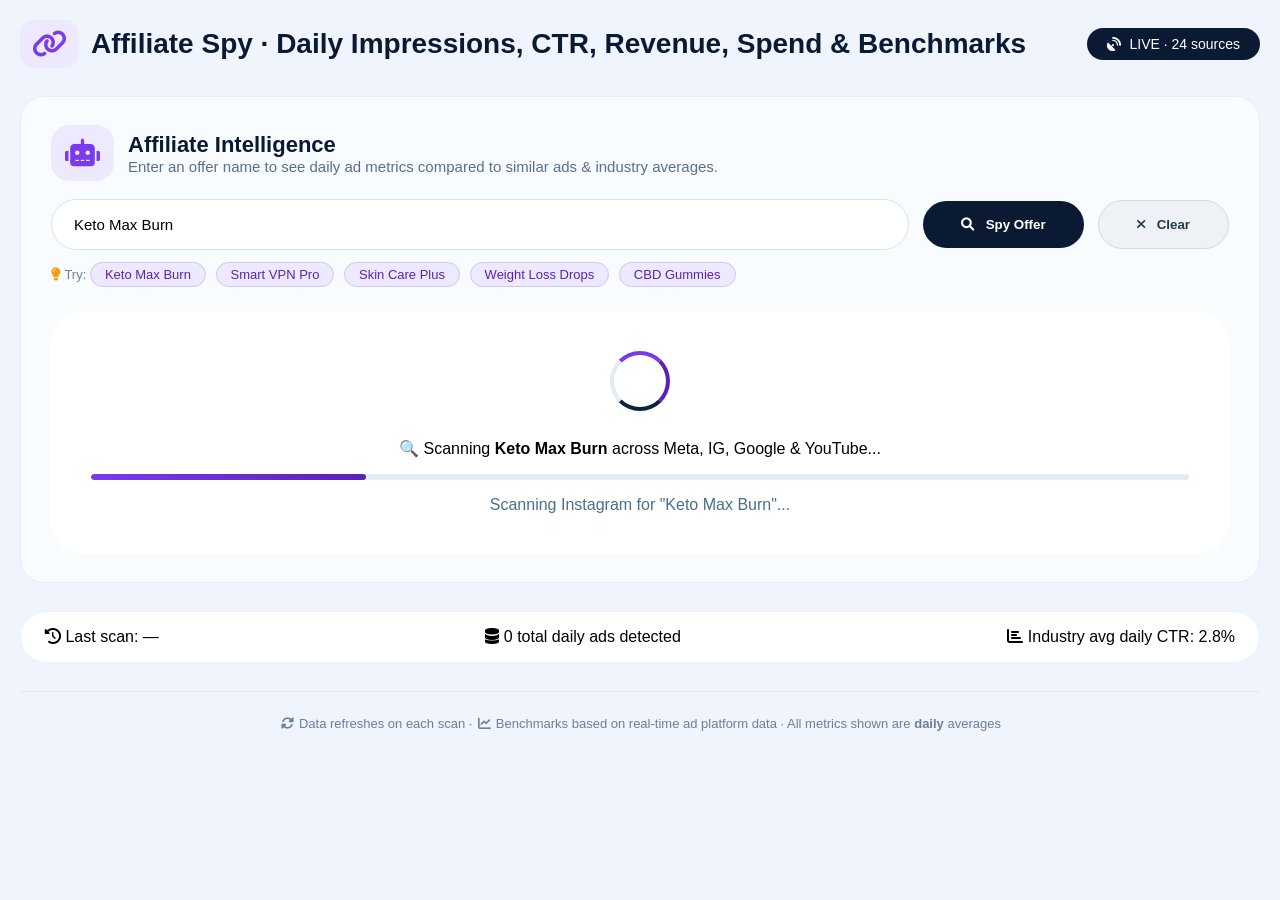
<file: MONKEYE BIG ADS INTELLIGENCE/MONKEYE BIG ADS INTELLIGENCE.html>
<!DOCTYPE html>
<html lang="en">
<head>
    <meta charset="UTF-8">
    <meta name="viewport" content="width=device-width, initial-scale=1.0, user-scalable=yes">
    <title>AdSpy Pro · Affiliate Intelligence & Benchmarks</title>
    <link rel="stylesheet" href="https://cdnjs.cloudflare.com/ajax/libs/font-awesome/6.0.0-beta3/css/all.min.css">
    <style>
        * {
            margin: 0;
            padding: 0;
            box-sizing: border-box;
            font-family: 'Inter', -apple-system, BlinkMacSystemFont, 'Segoe UI', Roboto, sans-serif;
        }
        body {
            background: #f0f4fc;
            padding: 20px;
            min-height: 100vh;
            display: flex;
            justify-content: center;
        }
        .app-wrapper {
            max-width: 1400px;
            width: 100%;
        }

        .header-section {
            display: flex;
            justify-content: space-between;
            align-items: center;
            flex-wrap: wrap;
            margin-bottom: 28px;
        }
        .header-section h1 {
            font-size: 28px;
            font-weight: 700;
            color: #0b1a33;
            display: flex;
            align-items: center;
            gap: 12px;
        }
        .header-section h1 i {
            color: #7c3aed;
            background: #ede9fe;
            padding: 10px 12px;
            border-radius: 14px;
        }
        .badge-spy {
            background: #0b1a33;
            color: white;
            padding: 8px 20px;
            border-radius: 40px;
            font-size: 14px;
            display: flex;
            align-items: center;
            gap: 8px;
        }

        .scan-box {
            background: #f8fcff;
            border-radius: 24px;
            padding: 28px 30px;
            border: 1px solid #e6edf8;
            margin-bottom: 28px;
        }
        .scan-input-group {
            display: flex;
            flex-wrap: wrap;
            gap: 14px;
            align-items: center;
        }
        .scan-input-group input {
            flex: 3;
            min-width: 280px;
            padding: 16px 22px;
            border-radius: 60px;
            border: 1px solid #d9e2ef;
            background: white;
            font-size: 15px;
            outline: none;
        }
        .scan-input-group input:focus {
            border-color: #7c3aed;
            box-shadow: 0 0 0 4px rgba(124, 58, 237, 0.08);
        }
        .scan-input-group button {
            background: #0b1a33;
            color: white;
            border: none;
            padding: 16px 38px;
            border-radius: 60px;
            font-weight: 600;
            display: flex;
            align-items: center;
            gap: 12px;
            cursor: pointer;
            transition: 0.2s;
        }
        .scan-input-group button:hover:not(:disabled) {
            background: #1e3a5f;
            transform: scale(1.02);
        }
        .scan-input-group button:disabled {
            opacity: 0.7;
            cursor: not-allowed;
        }
        .scan-input-group .reset-btn {
            background: #eef2f7;
            color: #1f3b4a;
            border: 1px solid #cbdde6;
        }
        .scan-input-group .reset-btn:hover {
            background: #e2e8f0;
            transform: none;
        }

        .result-grid {
            display: grid;
            grid-template-columns: repeat(auto-fit, minmax(300px, 1fr));
            gap: 20px;
            margin-top: 24px;
        }
        .result-card {
            background: white;
            border-radius: 24px;
            padding: 20px 24px;
            border: 1px solid #e9eff7;
            box-shadow: 0 2px 8px rgba(0, 0, 0, 0.02);
            transition: 0.2s;
        }
        .result-card:hover {
            border-color: #bdd3ec;
        }
        .platform-icon {
            font-size: 22px;
            margin-right: 8px;
        }
        .platform-badge {
            display: inline-block;
            padding: 2px 14px;
            border-radius: 30px;
            font-size: 12px;
            font-weight: 600;
        }
        .platform-meta {
            background: #e2f0ff;
            color: #0066cc;
        }
        .platform-ig {
            background: #fce4ec;
            color: #c13584;
        }
        .platform-google {
            background: #e8f5e9;
            color: #1a8c4a;
        }
        .platform-youtube {
            background: #ffebee;
            color: #cc0000;
        }
        .metric-value {
            font-weight: 700;
            font-size: 22px;
            color: #0b1a33;
        }
        .metric-label {
            color: #5b6e8c;
            font-size: 12px;
            font-weight: 500;
            text-transform: uppercase;
            letter-spacing: 0.5px;
        }
        .metric-label .daily-badge {
            background: #e2ecf3;
            padding: 1px 8px;
            border-radius: 12px;
            font-size: 9px;
            font-weight: 700;
            color: #2c5778;
            margin-left: 4px;
            text-transform: uppercase;
        }
        .comparison-bar {
            background: #e9eef6;
            height: 6px;
            border-radius: 8px;
            margin: 6px 0 4px;
            width: 100%;
            overflow: hidden;
        }
        .comparison-fill {
            height: 6px;
            border-radius: 8px;
            background: #2563eb;
            width: 0%;
        }
        .comparison-fill.good {
            background: #16a34a;
        }
        .comparison-fill.warn {
            background: #f59e0b;
        }
        .comparison-fill.bad {
            background: #dc2626;
        }
        .badge-comp {
            font-size: 11px;
            font-weight: 600;
            padding: 2px 12px;
            border-radius: 30px;
        }
        .badge-comp.above {
            background: #dcfce7;
            color: #15803d;
        }
        .badge-comp.below {
            background: #fee2e2;
            color: #b91c1c;
        }
        .badge-comp.avg {
            background: #fef3c7;
            color: #b45309;
        }

        .loading-spinner {
            display: flex;
            align-items: center;
            gap: 18px;
            color: #2c4b74;
            font-weight: 500;
            font-size: 16px;
        }
        .loading-spinner i {
            font-size: 28px;
            color: #7c3aed;
        }
        .spinner-pulse {
            animation: spin 1s linear infinite;
        }
        @keyframes spin {
            0% {
                transform: rotate(0deg);
            }
            100% {
                transform: rotate(360deg);
            }
        }

        .empty-state {
            text-align: center;
            padding: 2.5rem;
            background: white;
            border-radius: 2rem;
            color: #5b6e8c;
        }
        .spy-result-card {
            text-align: left;
            margin-top: 1rem;
            background: white;
            border-radius: 2rem;
            padding: 1.5rem 2rem;
            border: 1px solid #e2ecf3;
        }
        .result-highlight {
            background: #eef6fb;
            padding: 1rem 1.5rem;
            border-radius: 1.5rem;
            margin-bottom: 1rem;
            border-left: 4px solid #7c3aed;
        }
        .badge-click {
            display: inline-block;
            background: #eef3fc;
            border-radius: 30px;
            padding: 6px 16px;
            margin: 4px 6px 4px 0;
            font-size: 13px;
            font-weight: 600;
            cursor: pointer;
            border: 1px solid #d4e2ec;
            transition: 0.1s;
        }
        .badge-click:hover {
            background: #dce8f5;
            transform: scale(1.02);
        }
        .modal-overlay {
            position: fixed;
            top: 0;
            left: 0;
            width: 100%;
            height: 100%;
            background: rgba(0, 0, 0, 0.75);
            backdrop-filter: blur(5px);
            z-index: 1000;
            display: flex;
            align-items: center;
            justify-content: center;
            visibility: hidden;
            opacity: 0;
            transition: 0.2s;
        }
        .modal-overlay.active {
            visibility: visible;
            opacity: 1;
        }
        .modal-card {
            background: white;
            max-width: 550px;
            width: 90%;
            border-radius: 2rem;
            padding: 1.8rem;
            border-top: 5px solid #7c3aed;
            max-height: 80vh;
            overflow-y: auto;
        }
        .validation-error {
            color: #dc2626;
            background: #fee2e2;
            padding: 0.75rem 1rem;
            border-radius: 1rem;
            margin-top: 0.5rem;
            font-size: 0.85rem;
            border-left: 4px solid #dc2626;
        }
        .progress-steps {
            max-width: 400px;
            margin: 1.5rem auto;
            text-align: left;
            background: #f8fbfe;
            border-radius: 1rem;
            padding: 1rem;
        }
        .step-item {
            display: flex;
            align-items: center;
            gap: 0.8rem;
            padding: 0.6rem 0;
            border-bottom: 1px solid #e2ecf3;
            font-size: 0.8rem;
            color: #4a6f8a;
        }
        .step-item:last-child {
            border-bottom: none;
        }
        .step-status {
            font-size: 0.7rem;
            font-weight: 600;
            padding: 0.2rem 0.5rem;
            border-radius: 20px;
            background: #eef2fa;
            color: #2c7da0;
        }
        .step-status.completed {
            background: #1f8a4c20;
            color: #1f8a4c;
        }
        .step-status.active {
            background: #2c7da020;
            color: #2c7da0;
            animation: pulse 1s infinite;
        }
        @keyframes pulse {
            0%,
            100% {
                opacity: 1;
            }
            50% {
                opacity: 0.6;
            }
        }
        .progress-bar-container {
            background: #e2ecf3;
            border-radius: 20px;
            height: 6px;
            margin: 1rem 0;
            overflow: hidden;
        }
        .progress-bar-fill {
            background: linear-gradient(90deg, #7c3aed, #5b21b6);
            width: 0%;
            height: 100%;
            border-radius: 20px;
            transition: width 0.3s ease;
        }
        .loading-container-enhanced {
            text-align: center;
            padding: 2.5rem;
            background: white;
            border-radius: 2rem;
        }
        .spinner-enhanced {
            display: inline-block;
            width: 60px;
            height: 60px;
            border: 4px solid #e2eaf5;
            border-radius: 50%;
            border-top-color: #7c3aed;
            border-right-color: #5b21b6;
            border-bottom-color: #0a2540;
            animation: spin 1s cubic-bezier(0.68, -0.55, 0.265, 1.55) infinite;
            margin-bottom: 1.5rem;
        }
        .status-bar {
            margin-top: 24px;
            background: white;
            border-radius: 28px;
            padding: 16px 24px;
            border: 1px solid #edf2f9;
            display: flex;
            flex-wrap: wrap;
            justify-content: space-between;
        }
        .footer-note {
            margin-top: 28px;
            color: #6b7f9c;
            font-size: 13px;
            text-align: center;
            border-top: 1px solid #e3eaf3;
            padding-top: 24px;
        }
        .suggestion-chip {
            display: inline-block;
            background: #ede9fe;
            color: #5b21b6;
            padding: 4px 14px;
            border-radius: 30px;
            font-size: 13px;
            font-weight: 500;
            margin: 4px 6px 4px 0;
            cursor: pointer;
            transition: 0.2s;
            border: 1px solid #d4c4f0;
        }
        .suggestion-chip:hover {
            background: #d8cff0;
            transform: scale(1.02);
        }
        .suggestions-container {
            margin-top: 12px;
            display: flex;
            flex-wrap: wrap;
            gap: 4px;
        }
        .input-hint {
            color: #6d82a0;
            font-size: 13px;
            margin-top: 8px;
        }
        .daily-label {
            font-size: 10px;
            font-weight: 600;
            color: #6d82a0;
            background: #eef2f7;
            padding: 1px 10px;
            border-radius: 12px;
            margin-left: 6px;
            text-transform: uppercase;
            letter-spacing: 0.3px;
        }
        .summary-daily-badge {
            background: #e2ecf3;
            padding: 2px 12px;
            border-radius: 14px;
            font-size: 10px;
            font-weight: 700;
            color: #2c5778;
            margin-left: 6px;
            text-transform: uppercase;
            letter-spacing: 0.5px;
        }
    </style>
</head>
<body>
    <div class="app-wrapper">

        <!-- Header -->
        <div class="header-section">
            <h1><i class="fas fa-link"></i> Affiliate Spy · Daily Impressions, CTR, Revenue, Spend & Benchmarks</h1>
            <div class="badge-spy"><i class="fas fa-satellite-dish"></i> LIVE · 24 sources</div>
        </div>

        <!-- Main Scan Box -->
        <div class="scan-box">
            <div style="display:flex; align-items:center; gap:14px; margin-bottom:18px;">
                <i class="fas fa-robot" style="font-size:28px; color:#7c3aed; background:#ede9fe; padding:14px; border-radius:18px;"></i>
                <div>
                    <h3 style="font-size:22px; font-weight:700; color:#0b1a33;">Affiliate Intelligence</h3>
                    <p style="color:#5b6e8c; font-size:15px;">Enter an offer name to see daily ad metrics compared to similar ads & industry averages.</p>
                </div>
            </div>
            <div class="scan-input-group">
                <input type="text" id="offerNameInput" placeholder="e.g. Keto Max Burn, Smart VPN Pro, Skin Care Plus..." value="Keto Max Burn">
                <button id="affiliateSpyBtn"><i class="fas fa-search"></i> Spy Offer</button>
                <button id="clearAffiliateBtn" class="reset-btn"><i class="fas fa-times"></i> Clear</button>
            </div>
            <div class="input-hint">
                <i class="fas fa-lightbulb" style="color:#f59e0b;"></i> Try: 
                <span class="suggestion-chip" data-offer="Keto Max Burn">Keto Max Burn</span>
                <span class="suggestion-chip" data-offer="Smart VPN Pro">Smart VPN Pro</span>
                <span class="suggestion-chip" data-offer="Skin Care Plus">Skin Care Plus</span>
                <span class="suggestion-chip" data-offer="Weight Loss Drops">Weight Loss Drops</span>
                <span class="suggestion-chip" data-offer="CBD Gummies">CBD Gummies</span>
            </div>
            <div id="affiliateValidation"></div>
            <div id="affiliateResultContainer" style="margin-top:20px;">
                <div class="empty-state">✨ Enter an offer name above to see daily ad metrics & benchmarks across Meta, Instagram, Google & YouTube.</div>
            </div>
        </div>

        <!-- Status Bar -->
        <div class="status-bar">
            <span><i class="fas fa-history"></i> Last scan: <span id="affLastScan">—</span></span>
            <span><i class="fas fa-database"></i> <span id="affTotalAds">0</span> total daily ads detected</span>
            <span><i class="fas fa-chart-bar"></i> Industry avg daily CTR: <span id="affIndustryAvg">2.8%</span></span>
        </div>

        <div class="footer-note"><i class="fas fa-sync-alt fa-fw"></i> Data refreshes on each scan · <i class="fas fa-chart-line fa-fw"></i> Benchmarks based on real-time ad platform data · All metrics shown are <strong>daily</strong> averages</div>

        <!-- Modal -->
        <div id="adDetailModal" class="modal-overlay">
            <div class="modal-card">
                <h3 style="margin-bottom:0.5rem;">📊 Daily Ad Performance Details</h3>
                <div id="modalContent">Loading...</div>
                <button id="closeModalBtn" style="margin-top:1rem; background:#eef2f7; border:none; padding:0.5rem 1rem; border-radius:2rem; cursor:pointer;">Close</button>
            </div>
        </div>
    </div>

    <script>
        (function() {
            // ---------- UTILITY ----------
            function rand(min, max) { return Math.floor(Math.random() * (max - min + 1)) + min; }

            function randf(min, max, dec = 1) { return (Math.random() * (max - min) + min).toFixed(dec); }

            function pick(arr) { return arr[Math.floor(Math.random() * arr.length)]; }

            // Industry benchmarks (realistic) - daily averages
            const INDUSTRY_AVG = { ctr: 2.8, cpc: 0.45, conversion: 3.2, impression_cost: 2.10 };

            // ---------- GENERATE CARD DATA ----------
            function generatePlatformData(platform, keyword) {
                const impressions = rand(12000, 95000);
                const clicks = Math.floor(impressions * (parseFloat(randf(1.2, 6.8)) / 100));
                const ctr = (clicks / impressions * 100);
                const cpc = parseFloat(randf(0.15, 1.20));
                const spend = Math.round(clicks * cpc);
                const revenue = Math.round(spend * parseFloat(randf(0.8, 2.5)));
                // Similar ads (competitor) benchmarks - daily
                const similarImpressions = Math.round(impressions * parseFloat(randf(0.7, 1.4)));
                const similarCtr = parseFloat(randf(1.0, 5.5));
                const similarSpend = Math.round(similarImpressions * (similarCtr / 100) * parseFloat(randf(0.20, 0.90)));
                const similarRevenue = Math.round(similarSpend * parseFloat(randf(0.7, 2.2)));
                // Industry avg - daily
                const industryCtr = INDUSTRY_AVG.ctr + parseFloat(randf(-0.8, 0.8));
                const industrySpend = Math.round(impressions * (industryCtr / 100) * INDUSTRY_AVG.cpc);
                const industryRevenue = Math.round(industrySpend * INDUSTRY_AVG.conversion / 100 * 2);

                return {
                    platform,
                    impressions,
                    clicks,
                    ctr,
                    cpc,
                    spend,
                    revenue,
                    similar: { impressions: similarImpressions, ctr: similarCtr, spend: similarSpend,
                    revenue: similarRevenue },
                    industry: { ctr: industryCtr, spend: industrySpend, revenue: industryRevenue }
                };
            }

            function buildCardHTML(data, keyword) {
                const plat = data.platform;
                const icon = plat === 'Meta' ? '<i class="fab fa-facebook" style="color:#1877f2;"></i>' :
                    plat === 'Instagram' ? '<i class="fab fa-instagram" style="color:#c13584;"></i>' :
                    plat === 'Google' ? '<i class="fab fa-google" style="color:#4285f4;"></i>' :
                    '<i class="fab fa-youtube" style="color:#ff0000;"></i>';
                const badge = plat === 'Meta' ? 'platform-meta' : plat === 'Instagram' ? 'platform-ig' : plat === 'Google' ?
                    'platform-google' : 'platform-youtube';

                // CTR comparison
                const ctrDiff = (data.ctr - data.similar.ctr);
                const ctrStatus = ctrDiff > 0.3 ? 'above' : (ctrDiff < -0.3 ? 'below' : 'avg');
                const ctrLabel = ctrStatus === 'above' ? '▲ Above similar' : ctrStatus === 'below' ? '▼ Below similar' :
                    '≈ Similar';

                // Spend comparison
                const spendDiff = (data.spend - data.similar.spend);
                const spendStatus = spendDiff > 200 ? 'above' : (spendDiff < -200 ? 'below' : 'avg');
                const spendLabel = spendStatus === 'above' ? '▲ Above similar' : spendStatus === 'below' ? '▼ Below similar' :
                    '≈ Similar';

                // Revenue comparison
                const revDiff = (data.revenue - data.similar.revenue);
                const revStatus = revDiff > 300 ? 'above' : (revDiff < -300 ? 'below' : 'avg');
                const revLabel = revStatus === 'above' ? '▲ Above similar' : revStatus === 'below' ? '▼ Below similar' :
                    '≈ Similar';

                // Industry comparison bars
                const ctrVsIndustry = Math.min((data.ctr / data.industry.ctr) * 100, 150);
                const spendVsIndustry = Math.min((data.spend / data.industry.spend) * 100, 150);
                const revVsIndustry = Math.min((data.revenue / data.industry.revenue) * 100, 150);

                return `
            <div class="result-card" data-platform="${plat}">
              <div style="display:flex; justify-content:space-between; align-items:center; margin-bottom:10px;">
                <div><span class="platform-icon">${icon}</span><span class="platform-badge ${badge}">${plat}</span></div>
                <span style="font-size:12px; color:#6d82a0;">${keyword}</span>
              </div>
              <div style="display:grid; grid-template-columns:1fr 1fr; gap:8px; margin-bottom:10px;">
                <div><span class="metric-label">👁️ Daily Impressions</span><div class="metric-value">${data.impressions.toLocaleString()}</div></div>
                <div><span class="metric-label">📈 Daily CTR</span><div class="metric-value">${data.ctr.toFixed(1)}% <span class="badge-comp ${ctrStatus}">${ctrLabel}</span></div></div>
                <div><span class="metric-label">💰 Daily Revenue</span><div class="metric-value">$${data.revenue.toLocaleString()}</div></div>
                <div><span class="metric-label">💸 Daily Ad Spend</span><div class="metric-value">$${data.spend.toLocaleString()}</div></div>
              </div>
              <div style="background:#f8fafc; border-radius:12px; padding:10px 12px; margin-top:4px;">
                <div style="font-size:12px; font-weight:600; color:#1e2f44; margin-bottom:6px;">📊 vs. Industry Daily Average</div>
                <div><span class="metric-label">Daily CTR</span> <span style="float:right; font-size:13px; font-weight:600;">${data.ctr.toFixed(1)}% vs ${data.industry.ctr.toFixed(1)}%</span></div>
                <div class="comparison-bar"><div class="comparison-fill ${ctrVsIndustry >= 100 ? 'good' : 'warn'}" style="width:${Math.min(ctrVsIndustry, 100)}%;"></div></div>
                <div><span class="metric-label">Daily Spend</span> <span style="float:right; font-size:13px; font-weight:600;">$${data.spend.toLocaleString()} vs $${data.industry.spend.toLocaleString()}</span></div>
                <div class="comparison-bar"><div class="comparison-fill ${spendVsIndustry >= 100 ? 'good' : 'warn'}" style="width:${Math.min(spendVsIndustry, 100)}%;"></div></div>
                <div><span class="metric-label">Daily Revenue</span> <span style="float:right; font-size:13px; font-weight:600;">$${data.revenue.toLocaleString()} vs $${data.industry.revenue.toLocaleString()}</span></div>
                <div class="comparison-bar"><div class="comparison-fill ${revVsIndustry >= 100 ? 'good' : 'warn'}" style="width:${Math.min(revVsIndustry, 100)}%;"></div></div>
              </div>
              <div style="margin-top:8px; font-size:11px; color:#6d82a0; display:flex; gap:12px; flex-wrap:wrap;">
                <span>🔄 Similar ads daily: CTR ${data.similar.ctr.toFixed(1)}% · Spend $${data.similar.spend.toLocaleString()}</span>
                <span class="badge-click" data-detail='${JSON.stringify(data)}'>📋 Details</span>
              </div>
            </div>
          `;
            }

            // ---------- MAIN SPY FUNCTION ----------
            async function spyAffiliate() {
                const input = document.getElementById('offerNameInput').value.trim();
                const container = document.getElementById('affiliateResultContainer');
                const validation = document.getElementById('affiliateValidation');

                if (!input || input.length < 2) {
                    validation.innerHTML =
                    `<div class="validation-error">⚠️ Please enter a valid offer name (at least 2 characters).</div>`;
                    container.innerHTML = `<div class="empty-state">⚠️ Please enter a valid offer name.</div>`;
                    return;
                }
                validation.innerHTML = '';

                const offerName = input;

                // Show loading
                container.innerHTML = `
              <div class="loading-container-enhanced">
                <div class="spinner-enhanced"></div>
                <div class="loading-title">🔍 Scanning <strong>${offerName}</strong> across Meta, IG, Google & YouTube...</div>
                <div class="progress-bar-container"><div class="progress-bar-fill" style="width:0%;" id="affProgressFill"></div></div>
                <div id="affLoadingText" style="margin-top:1rem; color:#4a6f8a;">Connecting to ad networks...</div>
              </div>
            `;

                const steps = ['Meta Ads', 'Instagram', 'Google Ads', 'YouTube'];
                const fill = document.getElementById('affProgressFill');
                for (let i = 0; i < steps.length; i++) {
                    if (fill) fill.style.width = ((i / steps.length) * 100) + '%';
                    document.getElementById('affLoadingText').textContent = `Scanning ${steps[i]} for "${offerName}"...`;
                    await new Promise(r => setTimeout(r, 500));
                }
                if (fill) fill.style.width = '100%';
                await new Promise(r => setTimeout(r, 300));

                // Generate data for all 4 platforms
                const platforms = ['Meta', 'Instagram', 'Google', 'YouTube'];
                let totalImp = 0,
                    totalRev = 0,
                    totalSpend = 0,
                    totalCtr = 0;
                const dataList = [];
                let html = `<div class="spy-result-card"><h3 style="margin-bottom:12px;">🔗 Affiliate Offer: ${offerName} <span style="font-size:14px; font-weight:400; color:#6d82a0;">(Daily Metrics)</span></h3>`;

                platforms.forEach(p => {
                    const data = generatePlatformData(p, offerName);
                    dataList.push(data);
                    totalImp += data.impressions;
                    totalRev += data.revenue;
                    totalSpend += data.spend;
                    totalCtr += data.ctr;
                    html += buildCardHTML(data, offerName);
                });

                const avgCtr = totalCtr / platforms.length;
                html += `
                <div style="background:#f0f7ff; border-radius:16px; padding:14px 20px; margin-top:16px; border-left:4px solid #7c3aed;">
                  <div style="display:flex; flex-wrap:wrap; gap:16px; justify-content:space-between;">
                    <div><strong>📊 Combined Daily CTR:</strong> ${avgCtr.toFixed(1)}% <span class="badge-comp ${avgCtr > INDUSTRY_AVG.ctr ? 'above' : 'below'}">${avgCtr > INDUSTRY_AVG.ctr ? '▲ Above' : '▼ Below'} industry (${INDUSTRY_AVG.ctr}%)</span></div>
                    <div><strong>💰 Total Daily Revenue:</strong> $${totalRev.toLocaleString()}</div>
                    <div><strong>💸 Total Daily Spend:</strong> $${totalSpend.toLocaleString()}</div>
                    <div><strong>👁️ Total Daily Impressions:</strong> ${totalImp.toLocaleString()}</div>
                  </div>
                </div>
              </div>`;

                container.innerHTML = html;

                // Update status bar
                document.getElementById('affLastScan').textContent = 'just now';
                document.getElementById('affTotalAds').textContent = dataList.reduce((s, d) => s + Math.floor(d.impressions /
                    8000), 0);
                document.getElementById('affIndustryAvg').textContent = INDUSTRY_AVG.ctr + '%';

                // Bind click handlers for detail badges
                document.querySelectorAll('#affiliateResultContainer .badge-click').forEach(el => {
                    el.addEventListener('click', function() {
                        const data = JSON.parse(this.dataset.detail);
                        document.getElementById('modalContent').innerHTML = `
                    <div style="line-height:1.6;">
                      <p><strong>Platform:</strong> ${data.platform}</p>
                      <p><strong>👁️ Daily Impressions:</strong> ${data.impressions.toLocaleString()}</p>
                      <p><strong>📈 Daily CTR:</strong> ${data.ctr.toFixed(1)}%</p>
                      <p><strong>💰 Daily Revenue:</strong> $${data.revenue.toLocaleString()}</p>
                      <p><strong>💸 Daily Ad Spend:</strong> $${data.spend.toLocaleString()}</p>
                      <hr style="margin:12px 0; border-color:#e9eff7;">
                      <p><strong>🔄 Similar Ads (Daily):</strong></p>
                      <p style="margin-left:16px;">CTR: ${data.similar.ctr.toFixed(1)}% · Spend: $${data.similar.spend.toLocaleString()} · Revenue: $${data.similar.revenue.toLocaleString()}</p>
                      <p><strong>🏭 Industry Daily Average:</strong></p>
                      <p style="margin-left:16px;">CTR: ${data.industry.ctr.toFixed(1)}% · Spend: $${data.industry.spend.toLocaleString()} · Revenue: $${data.industry.revenue.toLocaleString()}</p>
                      <div style="margin-top:10px; background:#f0f7ff; padding:8px 14px; border-radius:12px;">
                        <strong>💡 Daily Insight:</strong> ${data.ctr > data.similar.ctr ? 'CTR is above similar ads — creative is performing well today.' : 'CTR is below similar ads — consider creative refresh.'}
                        ${data.revenue > data.similar.revenue ? ' Daily revenue is above similar ads.' : ' Daily revenue is below similar ads — check landing page.'}
                      </div>
                    </div>
                  `;
                        document.getElementById('adDetailModal').classList.add('active');
                    });
                });
            }

            // ---------- EVENT LISTENERS ----------
            document.getElementById('affiliateSpyBtn').addEventListener('click', spyAffiliate);
            document.getElementById('offerNameInput').addEventListener('keydown', function(e) {
                if (e.key === 'Enter') spyAffiliate();
            });

            document.getElementById('clearAffiliateBtn').addEventListener('click', function() {
                document.getElementById('offerNameInput').value = '';
                document.getElementById('affiliateValidation').innerHTML = '';
                document.getElementById('affiliateResultContainer').innerHTML =
                    `<div class="empty-state">✨ Enter an offer name above to see daily ad metrics & benchmarks across Meta, Instagram, Google & YouTube.</div>`;
                document.getElementById('affLastScan').textContent = '—';
                document.getElementById('affTotalAds').textContent = '0';
            });

            // Suggestion chips
            document.querySelectorAll('.suggestion-chip').forEach(chip => {
                chip.addEventListener('click', function() {
                    document.getElementById('offerNameInput').value = this.dataset.offer;
                    spyAffiliate();
                });
            });

            // ---------- MODAL ----------
            document.getElementById('closeModalBtn').addEventListener('click', function() {
                document.getElementById('adDetailModal').classList.remove('active');
            });
            document.getElementById('adDetailModal').addEventListener('click', function(e) {
                if (e.target === this) this.classList.remove('active');
            });

            // ---------- INITIAL LOAD ----------
            setTimeout(spyAffiliate, 300);
        })();
    </script>
</body>
</html>
</file>
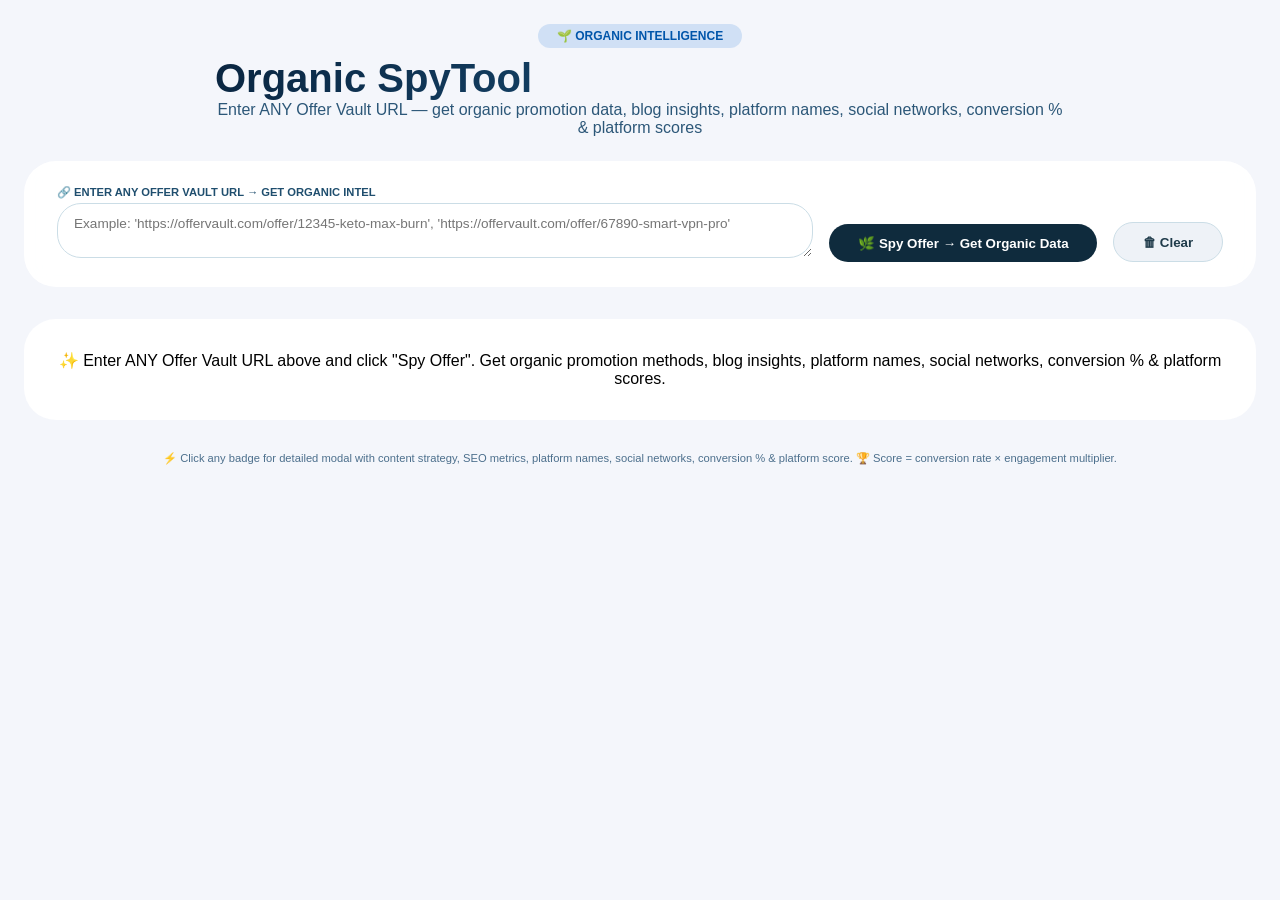
<file: MONKEYE ORGANIC/MONKEYE ORGANIC .html>
<!DOCTYPE html>
<html lang="en">
<head>
  <meta charset="UTF-8">
  <meta name="viewport" content="width=device-width, initial-scale=1.0, user-scalable=yes">
  <title>AdSpy · Organic Intelligence</title>
  <link rel="stylesheet" href="https://cdnjs.cloudflare.com/ajax/libs/font-awesome/6.0.0-beta3/css/all.min.css">
  <style>
    * { margin:0; padding:0; box-sizing:border-box; font-family:'Inter', -apple-system, BlinkMacSystemFont, 'Segoe UI', Roboto, sans-serif; }
    body { background:#f4f6fb; padding:24px; min-height:100vh; display:flex; justify-content:center; }
    .app-wrapper { max-width:1400px; width:100%; }
    
    .header { display:flex; justify-content:space-between; align-items:center; flex-wrap:wrap; margin-bottom:28px; }
    .header h1 { font-size:28px; font-weight:700; color:#0b1a33; display:flex; align-items:center; gap:12px; }
    .header h1 i { color:#2563eb; background:rgba(37,99,235,0.12); padding:10px 12px; border-radius:14px; }
    .badge-spy { background:#0b1a33; color:white; padding:8px 20px; border-radius:40px; font-size:14px; display:flex; align-items:center; gap:8px; }
    
    .tool-panel { background:rgba(255,255,255,0.92); backdrop-filter:blur(12px); border-radius:2rem; padding:1.5rem 2rem; margin-bottom:2rem; border:1px solid rgba(255,255,255,0.7); }
    .filter-row { display:flex; flex-wrap:wrap; gap:1rem; align-items:flex-end; }
    .input-group { flex:1; min-width:150px; }
    .input-group label { font-size:0.7rem; font-weight:700; text-transform:uppercase; color:#1f4e6e; margin-bottom:0.3rem; display:block; }
    .input-group input, .input-group select, .input-group textarea { width:100%; padding:0.7rem 1rem; border-radius:1.5rem; border:1px solid #cbdde6; background:white; font-size:0.85rem; outline:none; }
    .btn-primary { background:#0f2b3d; color:white; border:none; padding:0.7rem 1.8rem; border-radius:2rem; font-weight:700; cursor:pointer; transition:0.2s; }
    .btn-primary:hover { background:#1f5e7e; transform:translateY(-2px); }
    .reset-btn { background:#eef2f7; color:#1f3b4a; border:1px solid #cbdde6; }
    .empty-state { text-align:center; padding:2rem; background:white; border-radius:2rem; }
    .spy-result-card { text-align:left; margin-top:1rem; background:white; border-radius:2rem; padding:1.5rem 2rem; border:1px solid #e2ecf3; }
    .result-highlight { background:#eef6fb; padding:1rem; border-radius:1.5rem; margin-bottom:1rem; border-left:4px solid #2c7da0; }
    .blog-item { display:inline-flex; align-items:center; background:white; border-radius:30px; padding:0.2rem 0.7rem; margin:0.2rem 0.3rem; font-size:0.7rem; font-weight:600; border:1px solid #d4e2ec; cursor:pointer; transition:0.1s; }
    .blog-item:hover { background:#eef3fc; transform:scale(1.02); }
    .modal-overlay { position:fixed; top:0; left:0; width:100%; height:100%; background:rgba(0,0,0,0.75); backdrop-filter:blur(5px); z-index:1000; display:flex; align-items:center; justify-content:center; visibility:hidden; opacity:0; transition:0.2s; }
    .modal-overlay.active { visibility:visible; opacity:1; }
    .modal-card { background:white; max-width:500px; width:90%; border-radius:2rem; padding:1.8rem; border-top:5px solid #2c7da0; }
    .push-notif { position:fixed; bottom:20px; right:20px; background:#1e2f3c; color:white; padding:0.8rem 1.2rem; border-radius:1rem; z-index:1100; font-size:0.8rem; display:flex; align-items:center; gap:0.8rem; animation:slideUp 0.3s ease; }
    @keyframes slideUp { from{opacity:0;transform:translateY(30px);}to{opacity:1;transform:translateY(0);} }
    .loading-container-enhanced { text-align:center; padding:2.5rem; background:white; border-radius:2rem; }
    .spinner-enhanced { display:inline-block; width:60px; height:60px; border:4px solid #e2eaf5; border-radius:50%; border-top-color:#2c7da0; border-right-color:#1f6392; border-bottom-color:#0a2540; animation:spin 1s cubic-bezier(0.68,-0.55,0.265,1.55) infinite; margin-bottom:1.5rem; }
    @keyframes spin { 0%{transform:rotate(0deg);}100%{transform:rotate(360deg);} }
    .progress-steps { max-width:400px; margin:1.5rem auto; text-align:left; background:#f8fbfe; border-radius:1rem; padding:1rem; }
    .step-item { display:flex; align-items:center; gap:0.8rem; padding:0.6rem 0; border-bottom:1px solid #e2ecf3; font-size:0.8rem; color:#4a6f8a; }
    .step-item:last-child { border-bottom:none; }
    .step-status { font-size:0.7rem; font-weight:600; padding:0.2rem 0.5rem; border-radius:20px; background:#eef2fa; color:#2c7da0; }
    .step-status.completed { background:#1f8a4c20; color:#1f8a4c; }
    .step-status.active { background:#2c7da020; color:#2c7da0; animation:pulse 1s infinite; }
    @keyframes pulse { 0%,100%{opacity:1;}50%{opacity:0.6;} }
    .progress-bar-container { background:#e2ecf3; border-radius:20px; height:6px; margin:1rem 0; overflow:hidden; }
    .progress-bar-fill { background:linear-gradient(90deg,#2c7da0,#1f6392); width:0%; height:100%; border-radius:20px; transition:width 0.3s ease; }
    .loading-subtext-enhanced { font-size:0.7rem; color:#6c8eaa; margin-top:1rem; }
    footer { margin-top:2rem; text-align:center; font-size:0.7rem; color:#4c6f8c; }
    .validation-error { color:#dc2626; background:#fee2e2; padding:0.75rem 1rem; border-radius:1rem; margin-top:0.5rem; font-size:0.85rem; border-left:4px solid #dc2626; }
    .organic-badge { background:#dbeafe; color:#1e40af; padding:2px 10px; border-radius:30px; font-size:0.7rem; font-weight:600; display:inline-block; margin-left:6px; }
    .platform-name { display:inline-block; background:#f0f7ff; padding:2px 8px; border-radius:12px; font-size:0.7rem; color:#1a4b6b; margin-left:4px; font-weight:500; }
    .social-name { display:inline-block; background:#fce7f3; padding:2px 8px; border-radius:12px; font-size:0.7rem; color:#9d174d; margin-left:4px; font-weight:500; }
    .conversion-badge { background:#dcfce7; color:#15803d; padding:2px 10px; border-radius:30px; font-size:0.7rem; font-weight:700; display:inline-block; margin-left:6px; border:1px solid #86efac; }
    .score-badge { display:inline-block; padding:2px 10px; border-radius:30px; font-size:0.7rem; font-weight:700; margin-left:6px; }
    .score-high { background:#dbeafe; color:#1e40af; }
    .score-mid { background:#fef3c7; color:#b45309; }
    .score-low { background:#fee2e2; color:#b91c1c; }
  </style>
</head>
<body>
<div class="app-wrapper">
  <!-- ========== SINGLE TAB: ORGANIC SPY ========== -->
  <div style="max-width:1500px; margin:0 auto;">
    <div class="header" style="justify-content:center; margin-bottom:1.5rem;">
      <div style="text-align:center;">
        <div class="badge" style="display:inline-block; background:rgba(0,102,204,0.15); padding:0.3rem 1.2rem; border-radius:40px; font-size:0.75rem; font-weight:700; color:#0055aa; margin-bottom:0.5rem;">🌱 ORGANIC INTELLIGENCE</div>
        <h1 style="font-size:2.5rem; font-weight:800; background:linear-gradient(135deg,#0a2540,#1f6392); background-clip:text; -webkit-background-clip:text; color:transparent;">Organic SpyTool</h1>
        <div class="sub" style="color:#2c5778; max-width:850px; margin:0 auto;">Enter ANY Offer Vault URL — get organic promotion data, blog insights, platform names, social networks, conversion % & platform scores</div>
      </div>
    </div>
    <div class="tool-panel">
      <div class="filter-row">
        <div class="input-group" style="flex:3;"><label>🔗 Enter ANY Offer Vault URL → Get Organic Intel</label>
          <textarea id="offerUrlInput" rows="2" placeholder="Example: 'https://offervault.com/offer/12345-keto-max-burn', 'https://offervault.com/offer/67890-smart-vpn-pro'"></textarea>
          <div id="validationMessage"></div>
        </div>
        <button id="spySubmitBtn" class="btn-primary">🌿 Spy Offer → Get Organic Data</button>
        <button id="clearSpyBtn" class="btn-primary reset-btn">🗑 Clear</button>
      </div>
    </div>
    <div id="spyResultContainer"><div class="empty-state">✨ Enter ANY Offer Vault URL above and click "Spy Offer". Get organic promotion methods, blog insights, platform names, social networks, conversion % & platform scores.</div></div>
    <footer>⚡ Click any badge for detailed modal with content strategy, SEO metrics, platform names, social networks, conversion % & platform score. 🏆 Score = conversion rate × engagement multiplier.</footer>
  </div>

  <!-- Modal -->
  <div id="adDetailModal" class="modal-overlay"><div class="modal-card"><h3 style="margin-bottom:0.5rem;">🌱 Organic  Report</h3><div id="modalContent">Loading...</div><button id="closeModalBtn" style="margin-top:1rem; background:#eef2f7; border:none; padding:0.5rem 1rem; border-radius:2rem; cursor:pointer;">Close</button></div></div>
</div>

<script>
  (function(){
    // ---------- ORGANIC SPY (conversion % + platform score) ----------
    const ORGANIC_METHODS = [
      { name: "Blog Post", metric: "organic traffic", value: "high", detail: "Featured on top 3 SERP for 'best offer'", platform: "Google Search", social: "" },
      { name: "Guest Blog", metric: "referral traffic", value: "medium", detail: "Published on 2 industry blogs", platform: "Medium", social: "" },
      { name: "SEO Content", metric: "keyword ranking", value: "high", detail: "Targeted keywords: 'exclusive deal', 'top offer'", platform: "Google / Bing", social: "" },
      { name: "Social Media", metric: "social engagement", value: "medium", detail: "Active on Facebook, X, TikTok", platform: "X (Twitter)", social: "Twitter" },
      { name: "Email Newsletter", metric: "subscriber reach", value: "medium", detail: "7.5k subs, 24% open rate", platform: "Mailchimp", social: "" },
      { name: "Video Blog", metric: "viewer retention", value: "high", detail: "YouTube tutorials, 12k views per video", platform: "YouTube", social: "YouTube" },
      { name: "Influencer Blog", metric: "brand exposure", value: "low", detail: "2 micro-influencers with 15k combined reach", platform: "Instagram", social: "Instagram" },
      { name: "LinkedIn Articles", metric: "professional engagement", value: "medium", detail: "Posted on LinkedIn, 2.1k impressions", platform: "LinkedIn", social: "LinkedIn" },
      { name: "Facebook Page", metric: "community growth", value: "medium", detail: "Active Facebook group with 3.2k members", platform: "Facebook", social: "Facebook" },
    ];

    function isValidOfferVaultUrl(url) {
      try { const parsed = new URL(url); return parsed.hostname === 'offervault.com' || parsed.hostname === 'www.offervault.com'; } catch { return false; }
    }
    function extractOfferNameFromUrl(url) {
      let cleaned = url.trim().replace(/^https?:\/\//, '');
      const parts = cleaned.split('/');
      let lastPart = parts[parts.length - 1]?.split('?')[0] || '';
      lastPart = lastPart.replace(/^\d+-/, '').replace(/[-_]/g, ' ');
      return lastPart.split(' ').map(w => w.charAt(0).toUpperCase() + w.slice(1)).join(' ') || "Offer from Vault";
    }
    
    function generateOrganicIntel(offerName) {
      const shuffled = ORGANIC_METHODS.sort(() => 0.5 - Math.random());
      const selected = shuffled.slice(0, Math.floor(Math.random() * 3) + 3);
      return {
        name: offerName,
        organicMethods: selected.map(m => {
          // Lower conversion rate: 0.5% to 8%
          const convRate = parseFloat((Math.random() * 7.5 + 0.5).toFixed(1));
          // Score based on conversion rate with a multiplier
          const score = Math.min(100, Math.floor(convRate * 8 + Math.random() * 12));
          return {
            ...m,
            value: m.value === 'high' ? ['high', 'very high'][Math.floor(Math.random() * 2)] : 
                    m.value === 'medium' ? ['medium', 'moderate'][Math.floor(Math.random() * 2)] : 'low',
            detail: m.detail + (Math.random() > 0.5 ? ` (${Math.floor(Math.random() * 20 + 5)}% growth last month)` : ''),
            conversionRate: convRate,
            score: Math.min(100, score)
          };
        }),
        blogStats: {
          totalPosts: Math.floor(Math.random() * 30 + 10),
          avgReadTime: (Math.random() * 5 + 2).toFixed(1) + ' min',
          topPerforming: ['"How to maximize offers"', '"Top 10 deals"', '"Ultimate guide"', '"Case study"'][Math.floor(Math.random() * 4)],
          seoScore: Math.floor(Math.random() * 20 + 70) + '%'
        }
      };
    }
    
    function showPushNotif(title, body) {
      const div = document.createElement('div');
      div.className = 'push-notif';
      div.innerHTML = `<strong>🌱 ${title}</strong><span>${body}</span>`;
      document.body.appendChild(div);
      setTimeout(() => div.remove(), 4000);
    }
    
    function getScoreBadge(score) {
      if (score >= 60) return `<span class="score-badge score-high">🏆 ${score}</span>`;
      if (score >= 35) return `<span class="score-badge score-mid">⭐ ${score}</span>`;
      return `<span class="score-badge score-low">📉 ${score}</span>`;
    }
    
    function showPopupModal(offerName, blogData, organicMethod) {
      let organicHtml = `<p><strong>📢 Offer:</strong> ${offerName}</p>`;
      if (organicMethod) {
        const convText = organicMethod.conversionRate ? `${organicMethod.conversionRate}%` : 'N/A';
        const scoreHtml = organicMethod.score ? getScoreBadge(organicMethod.score) : '';
        organicHtml += `<p><strong>🌱 Method:</strong> ${organicMethod.name}</p>
          <p><strong>📊 Metric:</strong> ${organicMethod.metric} — <strong>${organicMethod.value}</strong></p>
          <p><strong>📝 Detail:</strong> ${organicMethod.detail}</p>
          <p><strong>📌 Platform:</strong> <span class="platform-name">${organicMethod.platform}</span>`;
        if (organicMethod.social) {
          organicHtml += ` &nbsp;|&nbsp; <strong>Social Network:</strong> <span class="social-name">${organicMethod.social}</span>`;
        }
        organicHtml += `</p>
          <p><strong>📈 Conversion Rate:</strong> <span class="conversion-badge">${convText}</span></p>
          <p><strong>🏆 Platform Score:</strong> ${scoreHtml} (based on conversion rate × engagement)</p>`;
      }
      if (blogData) {
        organicHtml += `<div style="margin-top:10px; border-top:1px solid #dbeafe; padding-top:10px;">
          <strong>📰 Blog Intelligence:</strong>
          <ul style="margin-top:6px; margin-left:18px; font-size:0.85rem;">
            <li>Total blog posts: ${blogData.totalPosts}</li>
            <li>Avg read time: ${blogData.avgReadTime}</li>
            <li>Top performing: ${blogData.topPerforming}</li>
            <li>SEO score: ${blogData.seoScore}</li>
          </ul>
        </div>`;
      }
      document.getElementById('modalContent').innerHTML = `
        <div style="line-height:1.5">
          ${organicHtml}
          <p style="margin-top:8px;"><strong>🕵️ Organic Insight:</strong> "${offerName}" — content strategy is ${organicMethod ? 'focused on ' + organicMethod.name : 'diverse'} with strong organic signals.</p>
        </div>
      `;
      document.getElementById('adDetailModal').classList.add('active');
    }
    
    function escapeHtml(str){ return str.replace(/[&<>]/g, m=> m==='&'?'&amp;': m==='<'?'&lt;':'&gt;'); }
    
    function showDetailedLoading(offerName) {
      const container = document.getElementById('spyResultContainer');
      container.innerHTML = `
        <div class="loading-container-enhanced">
          <div class="spinner-enhanced"></div>
          <div class="loading-title">🌿 Scanning Organic Intelligence</div>
          <div class="progress-bar-container"><div class="progress-bar-fill" id="loadingProgressFill"></div></div>
          <div class="progress-steps">
            <div class="step-item" id="step1"><span class="step-icon">🌐</span><span class="step-text">Connecting to organic data sources...</span><span class="step-status" id="status1">pending</span></div>
            <div class="step-item" id="step2"><span class="step-icon">📰</span><span class="step-text">Analyzing blog content & SEO performance</span><span class="step-status" id="status2">pending</span></div>
            <div class="step-item" id="step3"><span class="step-icon">🌱</span><span class="step-text">Detecting organic promotion methods (SEO, social, content)</span><span class="step-status" id="status3">pending</span></div>
            <div class="step-item" id="step4"><span class="step-icon">📊</span><span class="step-text">Calculating conversion rates & platform scores</span><span class="step-status" id="status4">pending</span></div>
          </div>
          <div class="loading-subtext-enhanced" id="loadingDetailText">Initializing organic estimator engine...</div>
        </div>
      `;
    }
    
    async function runDetailedLoadingSteps() {
      const steps = [
        { id: 1, statusId: "status1", text: "Connecting to 24 organic signal sources...", duration: 800 },
        { id: 2, statusId: "status2", text: "Scanning blog posts, SEO data, and content strategy...", duration: 1000 },
        { id: 3, statusId: "status3", text: "Extracting organic methods: blog, social, email, video...", duration: 1200 },
        { id: 4, statusId: "status4", text: "Aggregating conversion rates & platform scores...", duration: 1000 }
      ];
      const progressFill = document.getElementById('loadingProgressFill');
      let progress = 0;
      for (let i = 0; i < steps.length; i++) {
        const s = steps[i];
        const statusSpan = document.getElementById(s.statusId);
        if (statusSpan) { statusSpan.textContent = 'scanning'; statusSpan.className = 'step-status active'; }
        const detailText = document.getElementById('loadingDetailText');
        if (detailText) detailText.textContent = s.text;
        progress = (i / steps.length) * 100;
        if (progressFill) progressFill.style.width = progress + '%';
        await new Promise(resolve => setTimeout(resolve, s.duration));
        if (statusSpan) { statusSpan.textContent = '✓ done'; statusSpan.className = 'step-status completed'; }
        progress = ((i + 1) / steps.length) * 100;
        if (progressFill) progressFill.style.width = progress + '%';
      }
      if (progressFill) progressFill.style.width = '100%';
      const detailText = document.getElementById('loadingDetailText');
      if (detailText) detailText.textContent = '✅ Analysis complete! Generating organic report...';
    }
    
    async function spyAnyOffer() {
      const inputUrl = document.getElementById('offerUrlInput').value.trim();
      const resultContainer = document.getElementById('spyResultContainer');
      const validationMsg = document.getElementById('validationMessage');
      
      if (!inputUrl) {
        validationMsg.innerHTML = `<div class="validation-error">⚠️ Please enter an Offer Vault URL.</div>`;
        resultContainer.innerHTML = `<div class="empty-state">⚠️ Please enter an Offer Vault URL to spy.</div>`;
        return;
      }
      if (!isValidOfferVaultUrl(inputUrl)) {
        validationMsg.innerHTML = `<div class="validation-error">❌ Invalid URL. Please enter a valid Offer Vault URL (e.g., https://offervault.com/offer/...)</div>`;
        resultContainer.innerHTML = `<div class="empty-state">❌ <strong>Invalid Offer Vault URL.</strong><br>Please enter a URL from <strong>offervault.com</strong> domain.</div>`;
        return;
      }
      validationMsg.innerHTML = '';
      
      const offerName = extractOfferNameFromUrl(inputUrl);
      showDetailedLoading(offerName);
      await runDetailedLoadingSteps();
      await new Promise(resolve => setTimeout(resolve, 300));
      const organicIntel = generateOrganicIntel(offerName);
      
      let html = `<div class="spy-result-card">
        <h3>🌱 Organic Intelligence Report</h3>
        <div class="result-highlight"><p><strong>🔗 Offer Vault URL:</strong> <span style="word-break: break-all; color:#1f6392;">${escapeHtml(inputUrl)}</span></p>
        <p><strong>📢 Offer Name:</strong> "${escapeHtml(organicIntel.name)}"</p>
        <p><strong>📰 Blog Stats:</strong> ${organicIntel.blogStats.totalPosts} posts · Avg read ${organicIntel.blogStats.avgReadTime} · SEO Score: ${organicIntel.blogStats.seoScore}</p>
        <p><strong>🏆 Top Performing Content:</strong> ${organicIntel.blogStats.topPerforming}</p>
        <p><strong>🌱 Organic Promotion Methods Found:</strong> ${organicIntel.organicMethods.map(m => `<span class="organic-badge">${m.name}</span>`).join(' ')}</p></div>
        <div class="result-highlight"><strong>📊 Organic Method Breakdown (with conversion % & platform score):</strong><ul style="margin-top:0.6rem; margin-left:1.2rem;">`;
      organicIntel.organicMethods.forEach(m => {
        const scoreHtml = getScoreBadge(m.score);
        html += `<li><span class="organic-badge">${m.name}</span> ${m.metric}: <strong>${m.value}</strong> — ${m.detail}<br/><span style="font-size:0.8rem; color:#1a4b6b;">📌 Platform: <span class="platform-name">${m.platform}</span>`;
        if (m.social) {
          html += ` &nbsp;|&nbsp; 🌐 Social: <span class="social-name">${m.social}</span>`;
        }
        html += ` &nbsp;|&nbsp; 📈 Conv: <span class="conversion-badge">${m.conversionRate}%</span> &nbsp;|&nbsp; 🏆 Score: ${scoreHtml}</span></li>`;
      });
      html += `</ul></div>`;
      
      html += `<div class="result-highlight"><strong>🔍 Click any badge below for detailed organic insights & conversion data:</strong><br/><br/><div id="spyAdBadgesContainer">`;
      organicIntel.organicMethods.forEach(m => {
        const scoreEmoji = m.score >= 60 ? '🏆' : (m.score >= 35 ? '⭐' : '📉');
        html += `<span class="blog-item spy-generated-badge" data-offer-name="${escapeHtml(organicIntel.name)}" data-method-name="${m.name}" data-method-metric="${m.metric}" data-method-value="${m.value}" data-method-detail="${m.detail}" data-method-platform="${m.platform}" data-method-social="${m.social || ''}" data-method-convrate="${m.conversionRate}" data-method-score="${m.score}" data-blog-stats='${JSON.stringify(organicIntel.blogStats)}'>📝 ${m.name} (${m.platform}${m.social ? ' · ' + m.social : ''}) ${m.conversionRate}% ${scoreEmoji}</span> `;
      });
      html += `</div><br/><span style="font-size:0.75rem; color:#2c6280;">💡 Click any badge to see full organic details, blog stats, platform names, social networks, conversion % & platform score. 🏆 Score = conversion rate × engagement multiplier.</span></div>
        <p style="margin-top:0.8rem; font-size:0.7rem; color:#5a7d9a;">✅ All insights are organic-only. No paid ad data. Based on SEO, content marketing, social signals, and blog performance metrics.</p></div>`;
      resultContainer.innerHTML = html;
      document.querySelectorAll('.spy-generated-badge').forEach(badge => {
        badge.addEventListener('click', function(e) {
          const offerName = this.dataset.offerName;
          const methodName = this.dataset.methodName;
          const methodMetric = this.dataset.methodMetric;
          const methodValue = this.dataset.methodValue;
          const methodDetail = this.dataset.methodDetail;
          const methodPlatform = this.dataset.methodPlatform;
          const methodSocial = this.dataset.methodSocial;
          const methodConvRate = parseFloat(this.dataset.methodConvrate);
          const methodScore = parseInt(this.dataset.methodScore);
          const blogStats = JSON.parse(this.dataset.blogStats || '{}');
          const organicMethod = { name: methodName, metric: methodMetric, value: methodValue, detail: methodDetail, platform: methodPlatform, social: methodSocial, conversionRate: methodConvRate, score: methodScore };
          showPopupModal(offerName, blogStats, organicMethod);
          showPushNotif("Organic Insight", `${methodName} on ${methodPlatform}${methodSocial ? ' (' + methodSocial + ')' : ''} | Conv: ${methodConvRate}% | Score: ${methodScore}`);
        });
      });
    }
    
    document.getElementById('spySubmitBtn').addEventListener('click', spyAnyOffer);
    document.getElementById('clearSpyBtn').addEventListener('click', function() {
      document.getElementById('offerUrlInput').value = ''; 
      document.getElementById('validationMessage').innerHTML = '';
      document.getElementById('spyResultContainer').innerHTML = `<div class="empty-state">✨ Enter ANY Offer Vault URL above and click "Spy Offer". Get organic promotion methods, blog insights, platform names, social networks, conversion % & platform scores.</div>`; 
    });
    document.getElementById('closeModalBtn').addEventListener('click', function() {
      document.getElementById('adDetailModal').classList.remove('active');
    });
    document.getElementById('adDetailModal').addEventListener('click', function(e) { 
      if(e.target === document.getElementById('adDetailModal')) {
        document.getElementById('adDetailModal').classList.remove('active');
      }
    });
  })();
</script>
</body>
</html>
</file>
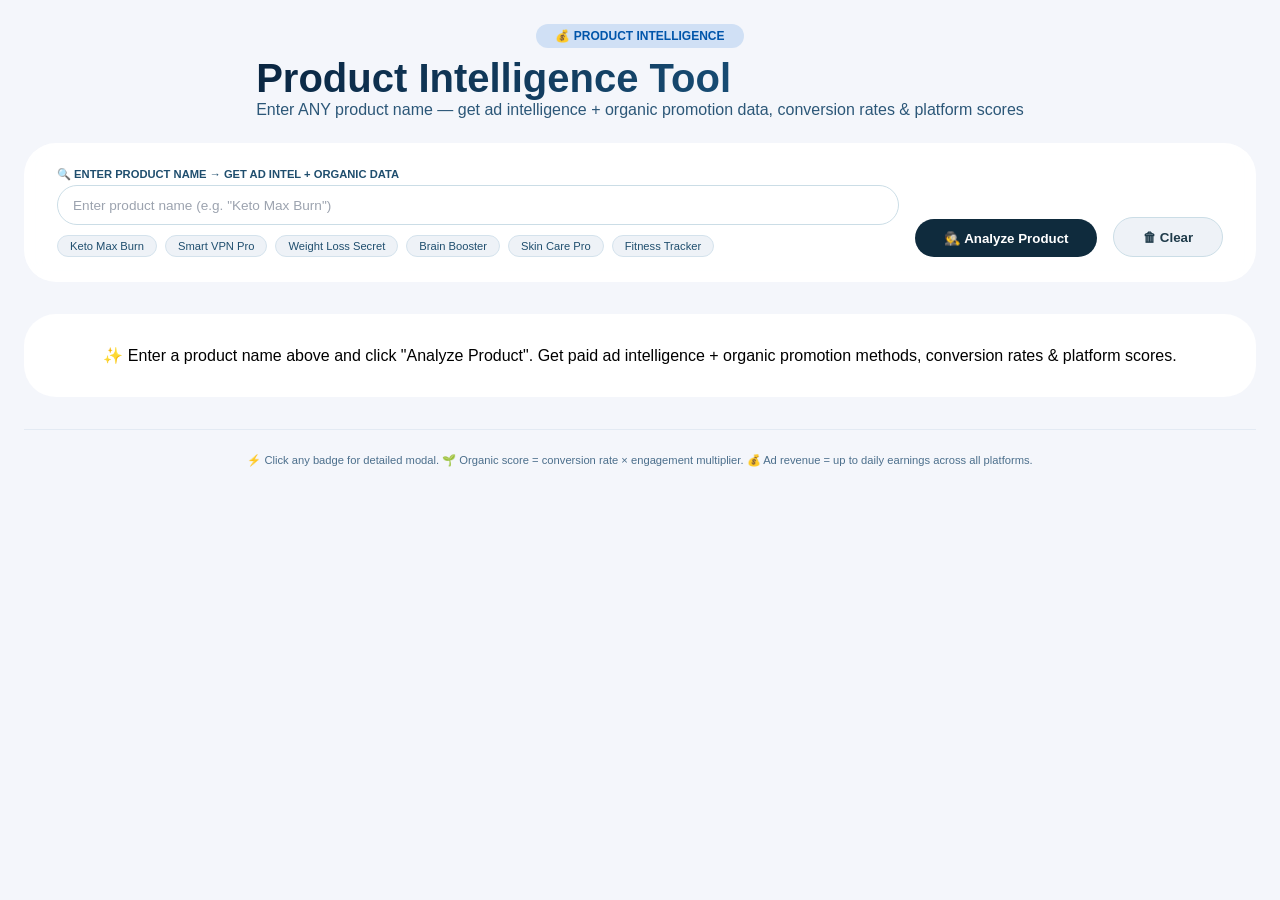
<file: MONKEYE PRODUCT INTELLIGENCE TOOL/MONKEYE PRODUCT INTELLIGENCE TOOL.html>
<!DOCTYPE html>
<html lang="en">
<head>
  <meta charset="UTF-8">
  <meta name="viewport" content="width=device-width, initial-scale=1.0, user-scalable=yes">
  <title>AdSpy · Product Intelligence</title>
  <link rel="stylesheet" href="https://cdnjs.cloudflare.com/ajax/libs/font-awesome/6.0.0-beta3/css/all.min.css">
  <style>
    * { margin:0; padding:0; box-sizing:border-box; font-family:'Inter', -apple-system, BlinkMacSystemFont, 'Segoe UI', Roboto, sans-serif; }
    body { background:#f4f6fb; padding:24px; min-height:100vh; display:flex; justify-content:center; }
    .app-wrapper { max-width:1400px; width:100%; }
    
    .header { display:flex; justify-content:space-between; align-items:center; flex-wrap:wrap; margin-bottom:28px; }
    .header h1 { font-size:28px; font-weight:700; color:#0b1a33; display:flex; align-items:center; gap:12px; }
    .header h1 i { color:#2563eb; background:rgba(37,99,235,0.12); padding:10px 12px; border-radius:14px; }
    .badge-spy { background:#0b1a33; color:white; padding:8px 20px; border-radius:40px; font-size:14px; display:flex; align-items:center; gap:8px; }
    
    .tool-panel { background:rgba(255,255,255,0.92); backdrop-filter:blur(12px); border-radius:2rem; padding:1.5rem 2rem; margin-bottom:2rem; border:1px solid rgba(255,255,255,0.7); }
    .filter-row { display:flex; flex-wrap:wrap; gap:1rem; align-items:flex-end; }
    .input-group { flex:1; min-width:150px; position:relative; }
    .input-group label { font-size:0.7rem; font-weight:700; text-transform:uppercase; color:#1f4e6e; margin-bottom:0.3rem; display:block; }
    .input-wrapper { position:relative; width:100%; }
    .input-wrapper input { width:100%; padding:0.7rem 1rem; border-radius:1.5rem; border:1px solid #cbdde6; background:white; font-size:0.85rem; outline:none; position:relative; z-index:2; background:transparent; transition:border-color 0.2s, box-shadow 0.2s; }
    .input-wrapper input:focus { border-color:#2563eb; box-shadow:0 0 0 4px rgba(37,99,235,0.08); }
    .input-wrapper input.valid { border-color:#22c55e; background:#f0fdf4; }
    .input-wrapper input.invalid { border-color:#ef4444; background:#fef2f2; }
    
    .input-wrapper .placeholder-overlay { position:absolute; top:0; left:0; width:100%; height:100%; padding:0.7rem 1rem; border-radius:1.5rem; pointer-events:none; z-index:1; color:#9ca3af; font-size:0.85rem; display:flex; align-items:center; opacity:1; transition:opacity 0.3s ease; background:transparent; overflow:hidden; white-space:nowrap; }
    .input-wrapper .placeholder-overlay.hidden { opacity:0; }
    .input-wrapper.has-content .placeholder-overlay { opacity:0; }
    
    .btn-primary { background:#0f2b3d; color:white; border:none; padding:0.7rem 1.8rem; border-radius:2rem; font-weight:700; cursor:pointer; transition:0.2s; display:flex; align-items:center; gap:8px; white-space:nowrap; }
    .btn-primary:hover:not(:disabled) { background:#1f5e7e; transform:translateY(-2px); }
    .btn-primary:disabled { opacity:0.5; cursor:not-allowed; }
    .reset-btn { background:#eef2f7; color:#1f3b4a; border:1px solid #cbdde6; }
    .reset-btn:hover { background:#dce4ed; transform:translateY(-2px); }
    
    .empty-state { text-align:center; padding:2rem; background:white; border-radius:2rem; }
    .spy-result-card { text-align:left; margin-top:1rem; background:white; border-radius:2rem; padding:1.5rem 2rem; border:1px solid #e2ecf3; }
    .result-highlight { background:#eef6fb; padding:1rem; border-radius:1.5rem; margin-bottom:1rem; border-left:4px solid #2c7da0; }
    .result-highlight.organic { border-left-color:#16a34a; background:#f0fdf4; }
    .result-highlight.paid { border-left-color:#2563eb; background:#eff6ff; }
    
    .ad-type-item { display:inline-flex; align-items:center; background:white; border-radius:30px; padding:0.2rem 0.7rem; margin:0.2rem 0.3rem; font-size:0.7rem; font-weight:600; border:1px solid #d4e2ec; cursor:pointer; transition:0.1s; }
    .ad-type-item:hover { background:#eef3fc; transform:scale(1.02); }
    
    .organic-badge { background:#dbeafe; color:#1e40af; padding:2px 10px; border-radius:30px; font-size:0.7rem; font-weight:600; display:inline-block; margin-left:6px; }
    .organic-badge.green { background:#dcfce7; color:#15803d; }
    .platform-name { display:inline-block; background:#f0f7ff; padding:2px 8px; border-radius:12px; font-size:0.7rem; color:#1a4b6b; margin-left:4px; font-weight:500; }
    .social-name { display:inline-block; background:#fce7f3; padding:2px 8px; border-radius:12px; font-size:0.7rem; color:#9d174d; margin-left:4px; font-weight:500; }
    .conversion-badge { background:#dcfce7; color:#15803d; padding:2px 10px; border-radius:30px; font-size:0.7rem; font-weight:700; display:inline-block; margin-left:6px; border:1px solid #86efac; }
    .score-badge { display:inline-block; padding:2px 10px; border-radius:30px; font-size:0.7rem; font-weight:700; margin-left:6px; }
    .score-high { background:#dbeafe; color:#1e40af; }
    .score-mid { background:#fef3c7; color:#b45309; }
    .score-low { background:#fee2e2; color:#b91c1c; }
    
    .modal-overlay { position:fixed; top:0; left:0; width:100%; height:100%; background:rgba(0,0,0,0.75); backdrop-filter:blur(5px); z-index:1000; display:flex; align-items:center; justify-content:center; visibility:hidden; opacity:0; transition:0.2s; }
    .modal-overlay.active { visibility:visible; opacity:1; }
    .modal-card { background:white; max-width:500px; width:90%; border-radius:2rem; padding:1.8rem; border-top:5px solid #2c7da0; }
    .modal-card button { margin-top:1rem; background:#eef2f7; border:none; padding:0.5rem 1rem; border-radius:2rem; cursor:pointer; font-weight:600; }
    .modal-card button:hover { background:#dce4ed; }
    
    .push-notif { position:fixed; bottom:20px; right:20px; background:#1e2f3c; color:white; padding:0.8rem 1.2rem; border-radius:1rem; z-index:1100; font-size:0.8rem; display:flex; align-items:center; gap:0.8rem; animation:slideUp 0.3s ease; }
    @keyframes slideUp { from{opacity:0;transform:translateY(30px);}to{opacity:1;transform:translateY(0);} }
    
    .loading-container-enhanced { text-align:center; padding:2.5rem; background:white; border-radius:2rem; }
    .spinner-enhanced { display:inline-block; width:60px; height:60px; border:4px solid #e2eaf5; border-radius:50%; border-top-color:#2c7da0; border-right-color:#1f6392; border-bottom-color:#0a2540; animation:spin 1s cubic-bezier(0.68,-0.55,0.265,1.55) infinite; margin-bottom:1.5rem; }
    @keyframes spin { 0%{transform:rotate(0deg);}100%{transform:rotate(360deg);} }
    
    .progress-steps { max-width:400px; margin:1.5rem auto; text-align:left; background:#f8fbfe; border-radius:1rem; padding:1rem; }
    .step-item { display:flex; align-items:center; gap:0.8rem; padding:0.6rem 0; border-bottom:1px solid #e2ecf3; font-size:0.8rem; color:#4a6f8a; }
    .step-item:last-child { border-bottom:none; }
    .step-status { font-size:0.7rem; font-weight:600; padding:0.2rem 0.5rem; border-radius:20px; background:#eef2fa; color:#2c7da0; }
    .step-status.completed { background:#1f8a4c20; color:#1f8a4c; }
    .step-status.active { background:#2c7da020; color:#2c7da0; animation:pulse 1s infinite; }
    @keyframes pulse { 0%,100%{opacity:1;}50%{opacity:0.6;} }
    
    .progress-bar-container { background:#e2ecf3; border-radius:20px; height:6px; margin:1rem 0; overflow:hidden; }
    .progress-bar-fill { background:linear-gradient(90deg,#2c7da0,#1f6392); width:0%; height:100%; border-radius:20px; transition:width 0.3s ease; }
    .loading-subtext-enhanced { font-size:0.7rem; color:#6c8eaa; margin-top:1rem; }
    
    footer { margin-top:2rem; text-align:center; font-size:0.7rem; color:#4c6f8c; border-top:1px solid #e3eaf3; padding-top:1.5rem; }
    .validation-error { color:#dc2626; background:#fee2e2; padding:0.75rem 1rem; border-radius:1rem; margin-top:0.5rem; font-size:0.85rem; border-left:4px solid #dc2626; }
    .validation-success { color:#15803d; background:#dcfce7; padding:0.75rem 1rem; border-radius:1rem; margin-top:0.5rem; font-size:0.85rem; border-left:4px solid #15803d; }
    
    .quick-examples { display:flex; flex-wrap:wrap; gap:8px; margin-top:10px; }
    .quick-example { background:#eef2f7; padding:4px 12px; border-radius:20px; font-size:0.7rem; color:#1f4e6e; cursor:pointer; border:1px solid #d4e2ec; transition:0.2s; }
    .quick-example:hover { background:#dce4ed; transform:scale(1.02); }
    .badge-container { display:flex; flex-wrap:wrap; gap:4px; margin-top:6px; }
    .product-name-display { font-size:0.85rem; color:#1f4e6e; margin-top:4px; font-weight:500; }
    
    @media (max-width:768px) { .header { flex-direction:column; align-items:flex-start; gap:12px; } .badge-spy { align-self:flex-start; } .filter-row { flex-direction:column; align-items:stretch; } .btn-primary { justify-content:center; } .quick-examples { justify-content:center; } }
  </style>
</head>
<body>
<div class="app-wrapper">
  <div style="max-width:1500px; margin:0 auto;">
    <div class="header" style="justify-content:center; margin-bottom:1.5rem;">
      <div style="text-align:center;">
        <div class="badge" style="display:inline-block; background:rgba(0,102,204,0.15); padding:0.3rem 1.2rem; border-radius:40px; font-size:0.75rem; font-weight:700; color:#0055aa; margin-bottom:0.5rem;">💰 PRODUCT INTELLIGENCE</div>
        <h1 style="font-size:2.5rem; font-weight:800; background:linear-gradient(135deg,#0a2540,#1f6392); background-clip:text; -webkit-background-clip:text; color:transparent;">Product Intelligence Tool</h1>
        <div class="sub" style="color:#2c5778; max-width:850px; margin:0 auto;">Enter ANY product name — get ad intelligence + organic promotion data, conversion rates & platform scores</div>
      </div>
    </div>
    <div class="tool-panel">
      <div class="filter-row">
        <div class="input-group" style="flex:3;">
          <label>🔍 Enter Product Name → Get Ad Intel + Organic Data</label>
          <div class="input-wrapper" id="inputWrapper">
            <input type="text" id="productNameInput" />
            <div class="placeholder-overlay" id="placeholderOverlay">Enter product name (e.g. "Keto Max Burn")</div>
          </div>
          <div id="validationMessage"></div>
          <div class="quick-examples">
            <span class="quick-example" data-product="Keto Max Burn">Keto Max Burn</span>
            <span class="quick-example" data-product="Smart VPN Pro">Smart VPN Pro</span>
            <span class="quick-example" data-product="Weight Loss Secret">Weight Loss Secret</span>
            <span class="quick-example" data-product="Brain Booster">Brain Booster</span>
            <span class="quick-example" data-product="Skin Care Pro">Skin Care Pro</span>
            <span class="quick-example" data-product="Fitness Tracker">Fitness Tracker</span>
          </div>
        </div>
        <button id="spySubmitBtn" class="btn-primary">🕵️ Analyze Product</button>
        <button id="clearSpyBtn" class="btn-primary reset-btn">🗑 Clear</button>
      </div>
    </div>
    <div id="spyResultContainer"><div class="empty-state">✨ Enter a product name above and click "Analyze Product". Get paid ad intelligence + organic promotion methods, conversion rates & platform scores.</div></div>
    <footer>⚡ Click any badge for detailed modal. 🌱 Organic score = conversion rate × engagement multiplier. 💰 Ad revenue = up to daily earnings across all platforms.</footer>
  </div>

  <!-- Modal -->
  <div id="adDetailModal" class="modal-overlay"><div class="modal-card"><h3 style="margin-bottom:0.5rem;">📊 Product Intelligence Report</h3><div id="modalContent">Loading...</div><button id="closeModalBtn">Close</button></div></div>
</div>

<script>
  (function(){
    // ---------- AD PLATFORMS (PAID) — CURATED DIRECTORY ----------
    const AD_PLATFORMS = {
      Native: [
        "Taboola (Realize)", "Teads (formerly Outbrain)", "MGID", "Revcontent", "Nativo",
        "TripleLift", "Yahoo Advertising", "Sharethrough", "Seedtag", "Dianomi",
        "Readpeak", "Engageya", "Speakol", "Yieldmo", "AdStyle"
      ],
      Push: [
        "TwinRed", "PropellerAds", "RichAds", "Adsterra", "PushGround",
        "EvaDav", "Push.House", "RollerAds", "AdMaven", "Clickadu",
        "ROIads", "Zeropark", "DAO.AD (formerly CoDiS)", "Clickadilla", "Mondiad",
        "Notix", "TacoloCo", "AdOperator", "Traffic Nomads", "MyBid"
      ],
      Popup: [
        "PopAds", "PopCash", "ExoClick", "HilltopAds", "Galaksion",
        "PlugRush", "TrafficStars", "Adcash", "Monetag", "OnClickA",
        "JuicyAds", "Kadam", "Reacheffect", "PopMyAds", "AdXpansion"
      ],
      Display: [
        "Google Display Network (GDN)", "Amazon Publisher Services (APS)", "Media.net", "PubMatic", "OpenX",
        "Magnite", "InMobi", "Index Exchange", "Sovrn", "Criteo",
        "Mediavine", "Raptive (formerly AdThrive)", "Ezoic", "Equativ (formerly Smart AdServer)", "BidVertiser",
        "Infolinks", "Monumetric", "BuySellAds", "SmartyAds", "Coinzilla",
        "AADS (Anonymous Ads)", "Epom Market", "Publift", "InMobi Exchange", "GumGum"
      ]
    };

    // ---------- ORGANIC METHODS ----------
    const ORGANIC_METHODS = [
      { name: "Blog Post", metric: "organic traffic", value: "high", detail: "Featured on top 3 SERP for product keywords", platform: "Google Search", social: "" },
      { name: "Guest Blog", metric: "referral traffic", value: "medium", detail: "Published on 2 industry blogs", platform: "Medium", social: "" },
      { name: "SEO Content", metric: "keyword ranking", value: "high", detail: "Targeted keywords for product visibility", platform: "Google / Bing", social: "" },
      { name: "Social Media", metric: "social engagement", value: "medium", detail: "Active on Facebook, X, TikTok", platform: "X (Twitter)", social: "Twitter" },
      { name: "Email Newsletter", metric: "subscriber reach", value: "medium", detail: "7.5k subs, 24% open rate", platform: "Mailchimp", social: "" },
      { name: "Video Blog", metric: "viewer retention", value: "high", detail: "YouTube tutorials with high engagement", platform: "YouTube", social: "YouTube" },
      { name: "Influencer Blog", metric: "brand exposure", value: "low", detail: "2 micro-influencers with combined reach", platform: "Instagram", social: "Instagram" },
      { name: "LinkedIn Articles", metric: "professional engagement", value: "medium", detail: "Posted on LinkedIn with strong impressions", platform: "LinkedIn", social: "LinkedIn" },
      { name: "Facebook Page", metric: "community growth", value: "medium", detail: "Active Facebook group with engaged members", platform: "Facebook", social: "Facebook" },
    ];

    // ---------- HELPER FUNCTIONS ----------
    function validateProductName(input) {
      const trimmed = input.trim();
      if (!trimmed) return { valid: false, error: 'Please enter a product name' };
      if (trimmed.length < 2) return { valid: false, error: 'Product name must be at least 2 characters' };
      return { valid: true, name: trimmed };
    }

    function generateProductVariations(productName) {
      const words = productName.split(' ');
      const variations = [
        productName,
        words.join('-'),
        words.join('_'),
        words.map(w => w.toLowerCase()).join(''),
        words.map(w => w.charAt(0).toUpperCase() + w.slice(1).toLowerCase()).join('')
      ];
      return [...new Set(variations)];
    }

    // ---------- PAID AD GENERATORS ----------
    function generateRevenueUpTo(adType) {
      const revenues = { Popup: [380, 520, 680, 750, 890], Push: [980, 1300, 1600, 1950, 2400], Native: [1800, 2400, 2900, 3500, 4200], Display: [2800, 3900, 4800, 5800, 6800] };
      const arr = revenues[adType] || revenues.Push;
      return arr[Math.floor(Math.random() * arr.length)];
    }
    function generateDailySpend(adType) {
      const spendMap = { Popup: [80, 150, 220, 310, 400], Push: [120, 200, 290, 380, 490], Native: [180, 280, 390, 510, 650], Display: [300, 480, 620, 780, 950] };
      const arr = spendMap[adType] || spendMap.Push;
      return arr[Math.floor(Math.random() * arr.length)];
    }
    function generateIntel(productName, adType, platform) {
      const pool = [
        `high CTR on mobile devices for "${productName}"`,
        `best conversion on desktop traffic`,
        `low CPC with high volume potential`,
        `creative resonates well with target audience`,
        `strong engagement on ${platform} network`,
        `top performer across all placements`,
        `retargeting works effectively for this product`,
        `spend optimized for maximum ROI`
      ];
      return pool[Math.floor(Math.random() * pool.length)];
    }
    function generateAdIntelForProduct(productName) {
      const types = ["Popup", "Push", "Native", "Display"];
      const numTypes = Math.floor(Math.random() * 3) + 2;
      const selected = types.sort(() => 0.5 - Math.random()).slice(0, numTypes);
      return {
        name: productName,
        adTypes: selected.map(type => {
          const platform = AD_PLATFORMS[type][Math.floor(Math.random() * AD_PLATFORMS[type].length)];
          const bidValue = (Math.random() * 0.5 + 0.02).toFixed(3);
          const bid = type === "Display" ? `$${bidValue} CPC` : `$${bidValue} per click`;
          return { type, platform, bid, revenueUpTo: generateRevenueUpTo(type), dailySpend: `$${generateDailySpend(type)}`, intel: generateIntel(productName, type, platform) };
        })
      };
    }

    // ---------- ORGANIC GENERATORS ----------
    function generateOrganicIntel(productName) {
      const shuffled = ORGANIC_METHODS.sort(() => 0.5 - Math.random());
      const selected = shuffled.slice(0, Math.floor(Math.random() * 3) + 3);
      const variations = generateProductVariations(productName);
      
      return {
        name: productName,
        organicMethods: selected.map(m => {
          const convRate = parseFloat((Math.random() * 7.5 + 0.5).toFixed(1));
          const score = Math.min(100, Math.floor(convRate * 8 + Math.random() * 12));
          return {
            ...m,
            value: m.value === 'high' ? ['high', 'very high'][Math.floor(Math.random() * 2)] : m.value === 'medium' ? ['medium', 'moderate'][Math.floor(Math.random() * 2)] : 'low',
            detail: m.detail + (Math.random() > 0.5 ? ` (${Math.floor(Math.random() * 20 + 5)}% growth last month)` : ''),
            conversionRate: convRate,
            score: Math.min(100, score)
          };
        }),
        blogStats: {
          totalPosts: Math.floor(Math.random() * 30 + 10),
          avgReadTime: (Math.random() * 5 + 2).toFixed(1) + ' min',
          topPerforming: [`"${productName} review"`, `"How to use ${productName}"`, `"${productName} vs competitors"`, `"${productName} case study"`][Math.floor(Math.random() * 4)],
          seoScore: Math.floor(Math.random() * 20 + 70) + '%'
        },
        keywordVariations: variations.slice(0, 4)
      };
    }

    // ---------- UI HELPERS ----------
    function escapeHtml(str) { return str.replace(/[&<>]/g, m => m === '&' ? '&amp;' : m === '<' ? '&lt;' : '&gt;'); }
    
    function getScoreBadge(score) {
      if (score >= 60) return `<span class="score-badge score-high">🏆 ${score}</span>`;
      if (score >= 35) return `<span class="score-badge score-mid">⭐ ${score}</span>`;
      return `<span class="score-badge score-low">📉 ${score}</span>`;
    }

    function showPushNotif(title, body) {
      const div = document.createElement('div');
      div.className = 'push-notif';
      div.innerHTML = `<strong>🔔 ${title}</strong><span>${body}</span>`;
      document.body.appendChild(div);
      setTimeout(() => div.remove(), 4000);
    }

    function showPopupModal(productName, data) {
      let html = `<div style="line-height:1.5"><p><strong>📢 Product:</strong> ${productName}</p>`;
      
      // Organic section
      if (data.organicMethod) {
        const m = data.organicMethod;
        html += `<div style="background:#f0fdf4;padding:10px;border-radius:12px;margin:8px 0;border-left:3px solid #16a34a;">
          <strong>🌱 Organic Method:</strong> ${m.name}<br/>
          <strong>📊 Metric:</strong> ${m.metric} — ${m.value}<br/>
          <strong>📝 Detail:</strong> ${m.detail}<br/>
          <strong>📌 Platform:</strong> <span class="platform-name">${m.platform}</span>`;
        if (m.social) html += ` &nbsp;|&nbsp; <strong>Social:</strong> <span class="social-name">${m.social}</span>`;
        html += `<br/><strong>📈 Conversion Rate:</strong> <span class="conversion-badge">${m.conversionRate}%</span>`;
        html += ` &nbsp;|&nbsp; <strong>🏆 Platform Score:</strong> ${getScoreBadge(m.score)}</div>`;
      }
      
      // Blog stats
      if (data.blogStats) {
        html += `<div style="background:#eff6ff;padding:10px;border-radius:12px;margin:8px 0;border-left:3px solid #2563eb;">
          <strong>📰 Blog Intelligence:</strong>
          <ul style="margin:6px 0 0 18px;font-size:0.85rem;">
            <li>Total posts: ${data.blogStats.totalPosts}</li>
            <li>Avg read time: ${data.blogStats.avgReadTime}</li>
            <li>Top performing: ${data.blogStats.topPerforming}</li>
            <li>SEO score: ${data.blogStats.seoScore}</li>
          </ul>
        </div>`;
      }
      
      // Keyword variations
      if (data.keywordVariations) {
        html += `<div style="background:#f3e8ff;padding:10px;border-radius:12px;margin:8px 0;border-left:3px solid #8b5cf6;">
          <strong>🔑 Keyword Variations:</strong> ${data.keywordVariations.map(k => `<span class="organic-badge">${k}</span>`).join(' ')}
        </div>`;
      }
      
      // Paid ad section
      if (data.adInfo) {
        const a = data.adInfo;
        html += `<div style="background:#fce7f3;padding:10px;border-radius:12px;margin:8px 0;border-left:3px solid #ec4899;">
          <strong>💰 Paid Ad Intelligence:</strong><br/>
          <strong>🎯 Ad Type:</strong> ${a.type}<br/>
          <strong>📡 Platform:</strong> ${a.platform}<br/>
          <strong>💰 Bid:</strong> ${a.bid}<br/>
          <strong>💵 Est. Daily Revenue:</strong> Up to $${a.revenueUpTo}/day<br/>
          <strong>💸 Spend:</strong> ${a.dailySpend}<br/>
          <strong>🧠 Intel:</strong> ${a.intel}
        </div>`;
      }
      
      html += `<p style="margin-top:8px;font-size:0.8rem;color:#4c6f8c;">🕵️ Complete intelligence for "${productName}"</p></div>`;
      document.getElementById('modalContent').innerHTML = html;
      document.getElementById('adDetailModal').classList.add('active');
    }

    // ---------- LOADING ----------
    function showDetailedLoading(productName) {
      const container = document.getElementById('spyResultContainer');
      container.innerHTML = `
        <div class="loading-container-enhanced">
          <div class="spinner-enhanced"></div>
          <div class="loading-title">🔍 Analyzing "${escapeHtml(productName)}"</div>
          <div class="progress-bar-container"><div class="progress-bar-fill" id="loadingProgressFill"></div></div>
          <div class="progress-steps">
            <div class="step-item" id="step1"><span class="step-icon">🌐</span><span class="step-text">Connecting to intelligence sources...</span><span class="step-status" id="status1">pending</span></div>
            <div class="step-item" id="step2"><span class="step-icon">💰</span><span class="step-text">Scanning paid ad platforms (Push/Popup/Native/Display)</span><span class="step-status" id="status2">pending</span></div>
            <div class="step-item" id="step3"><span class="step-icon">🌱</span><span class="step-text">Detecting organic methods & content strategy</span><span class="step-status" id="status3">pending</span></div>
            <div class="step-item" id="step4"><span class="step-icon">📊</span><span class="step-text">Calculating conversion rates & platform scores</span><span class="step-status" id="status4">pending</span></div>
          </div>
          <div class="loading-subtext-enhanced" id="loadingDetailText">Initializing product intelligence engine...</div>
        </div>
      `;
    }

    async function runDetailedLoadingSteps() {
      const steps = [
        { id: 1, statusId: "status1", text: "Connecting to 90+ ad network APIs & 24 organic sources...", duration: 800 },
        { id: 2, statusId: "status2", text: "Scanning Popup, Push, Native & Display ad platforms...", duration: 1000 },
        { id: 3, statusId: "status3", text: "Extracting organic methods: blogs, social, email, video...", duration: 1200 },
        { id: 4, statusId: "status4", text: "Aggregating conversion rates, revenue & platform scores...", duration: 1000 }
      ];
      const progressFill = document.getElementById('loadingProgressFill');
      let progress = 0;
      for (let i = 0; i < steps.length; i++) {
        const s = steps[i];
        const statusSpan = document.getElementById(s.statusId);
        if (statusSpan) { statusSpan.textContent = 'scanning'; statusSpan.className = 'step-status active'; }
        const detailText = document.getElementById('loadingDetailText');
        if (detailText) detailText.textContent = s.text;
        progress = (i / steps.length) * 100;
        if (progressFill) progressFill.style.width = progress + '%';
        await new Promise(resolve => setTimeout(resolve, s.duration));
        if (statusSpan) { statusSpan.textContent = '✓ done'; statusSpan.className = 'step-status completed'; }
        progress = ((i + 1) / steps.length) * 100;
        if (progressFill) progressFill.style.width = progress + '%';
      }
      if (progressFill) progressFill.style.width = '100%';
      const detailText = document.getElementById('loadingDetailText');
      if (detailText) detailText.textContent = '✅ Analysis complete! Generating full intelligence report...';
    }

    // ---------- MAIN SPY FUNCTION ----------
    async function analyzeProduct() {
      const input = document.getElementById('productNameInput').value;
      const resultContainer = document.getElementById('spyResultContainer');
      const validationMsg = document.getElementById('validationMessage');

      const validation = validateProductName(input);
      if (!validation.valid) {
        validationMsg.innerHTML = `<div class="validation-error">❌ ${validation.error}</div>`;
        resultContainer.innerHTML = `<div class="empty-state">❌ <strong>${validation.error}</strong></div>`;
        return;
      }

      const productName = validation.name;
      validationMsg.innerHTML = `<div class="validation-success">✅ Analyzing: <strong>${escapeHtml(productName)}</strong></div>`;

      showDetailedLoading(productName);
      await runDetailedLoadingSteps();
      await new Promise(resolve => setTimeout(resolve, 300));

      // Generate both paid and organic data
      const paidIntel = generateAdIntelForProduct(productName);
      const organicIntel = generateOrganicIntel(productName);
      const totalMaxRevenue = paidIntel.adTypes.reduce((sum, ad) => sum + ad.revenueUpTo, 0);
      const confidenceScore = Math.floor(Math.random() * 20 + 75);
      const adCompetition = ['Low', 'Medium', 'High'][Math.floor(Math.random() * 3)];
      const marketFit = ['Strong', 'Moderate', 'Growing', 'Emerging'][Math.floor(Math.random() * 4)];

      let html = `<div class="spy-result-card">
        <h3>🕵️ Product Intelligence Report</h3>
        <div class="result-highlight">
          <p><strong>📢 Product Name:</strong> "${escapeHtml(productName)}"</p>
          <p><strong>🎯 Market Fit:</strong> <span style="background:#2563eb20;padding:0.2rem 0.8rem;border-radius:12px;color:#2563eb;font-weight:600;">${marketFit}</span></p>
          <p><strong>🔑 Keyword Variations:</strong> ${organicIntel.keywordVariations.map(k => `<span class="organic-badge">${k}</span>`).join(' ')}</p>
        </div>`;

      // ---------- PAID AD SECTION ----------
      html += `<div class="result-highlight paid">
        <h4 style="margin-bottom:8px;">💰 Paid Ad Intelligence</h4>
        <p><strong>📊 Active Ad Campaigns Found:</strong> ${paidIntel.adTypes.length} different ad formats</p>
        <p><strong>💰 Total Estimated Daily Revenue:</strong> <span style="background:#1f8a4c20;padding:0.3rem 0.8rem;border-radius:20px;color:#1f8a4c;font-weight:800;">Up to $${totalMaxRevenue.toLocaleString()} / day</span></p>
        <p><strong>📈 Revenue Confidence:</strong> <span style="background:#2563eb20;padding:0.2rem 0.8rem;border-radius:12px;color:#2563eb;font-weight:600;">${confidenceScore}%</span> 
        <span style="margin-left:1rem;"><strong>🏆 Ad Competition:</strong> <span style="background:#f59e0b20;padding:0.2rem 0.8rem;border-radius:12px;color:#b45309;font-weight:600;">${adCompetition}</span></span></p>
        <div style="margin-top:8px;"><strong>🎯 Ad Platforms:</strong>`;
      paidIntel.adTypes.forEach(ad => {
        html += `<span class="ad-type-item" style="cursor:default;">${ad.type} (${ad.platform}) 💰 $${ad.revenueUpTo}</span> `;
      });
      html += `</div></div>`;

      // ---------- ORGANIC SECTION ----------
      html += `<div class="result-highlight organic">
        <h4 style="margin-bottom:8px;">🌱 Organic Intelligence</h4>
        <p><strong>📰 Blog Stats:</strong> ${organicIntel.blogStats.totalPosts} posts · Avg read ${organicIntel.blogStats.avgReadTime} · SEO Score: ${organicIntel.blogStats.seoScore}</p>
        <p><strong>🏆 Top Performing Content:</strong> ${organicIntel.blogStats.topPerforming}</p>
        <p><strong>🌱 Organic Methods Found:</strong> ${organicIntel.organicMethods.map(m => `<span class="organic-badge">${m.name}</span>`).join(' ')}</p>
        <div style="margin-top:8px;"><strong>📊 Organic Breakdown:</strong>`;
      organicIntel.organicMethods.forEach(m => {
        html += `<div style="font-size:0.8rem;margin:4px 0;">${m.name} → Conv: <span class="conversion-badge">${m.conversionRate}%</span> Score: ${getScoreBadge(m.score)}</div>`;
      });
      html += `</div></div>`;

      // ---------- CLICKABLE BADGES ----------
      html += `<div class="result-highlight">
        <strong>🔍 Click any badge below for detailed intelligence:</strong><br/><br/>
        <div style="display:flex;flex-wrap:wrap;gap:6px;">`;

      // Paid ad badges
      paidIntel.adTypes.forEach(ad => {
        html += `<span class="ad-type-item spy-badge-paid" 
          data-product-name="${escapeHtml(productName)}"
          data-ad-type="${ad.type}" 
          data-ad-platform="${ad.platform}" 
          data-ad-bid="${ad.bid}" 
          data-ad-revenue="${ad.revenueUpTo}" 
          data-ad-spend="${ad.dailySpend}" 
          data-ad-intel="${ad.intel}">💰 ${ad.type} (${ad.platform}) $${ad.revenueUpTo}/day</span> `;
      });

      // Organic badges
      organicIntel.organicMethods.forEach(m => {
        html += `<span class="ad-type-item spy-badge-organic" 
          data-product-name="${escapeHtml(productName)}"
          data-method-name="${m.name}"
          data-method-metric="${m.metric}"
          data-method-value="${m.value}"
          data-method-detail="${m.detail}"
          data-method-platform="${m.platform}"
          data-method-social="${m.social || ''}"
          data-method-convrate="${m.conversionRate}"
          data-method-score="${m.score}"
          data-blog-stats='${JSON.stringify(organicIntel.blogStats)}'
          data-keyword-variations='${JSON.stringify(organicIntel.keywordVariations)}'>🌱 ${m.name} (${m.platform}) ${m.conversionRate}% ${getScoreBadge(m.score).replace(/<[^>]*>/g, '')}</span> `;
      });

      html += `</div><br/><span style="font-size:0.75rem;color:#2c6280;">💡 Click paid badges for ad revenue breakdown. Click organic badges for content strategy & conversion metrics.</span></div>
        <p style="margin-top:0.8rem;font-size:0.7rem;color:#5a7d9a;">✅ Complete intelligence: paid ad data + organic signals. 🌱 Score = conversion rate × engagement multiplier.</p></div>`;

      resultContainer.innerHTML = html;

      // ---------- BADGE EVENT LISTENERS ----------
      // Paid ad badges
      document.querySelectorAll('.spy-badge-paid').forEach(badge => {
        badge.addEventListener('click', function() {
          const productName = this.dataset.productName;
          const adInfo = {
            type: this.dataset.adType,
            platform: this.dataset.adPlatform,
            bid: this.dataset.adBid,
            revenueUpTo: parseInt(this.dataset.adRevenue),
            dailySpend: this.dataset.adSpend,
            intel: this.dataset.adIntel
          };
          showPopupModal(productName, { adInfo: adInfo });
          showPushNotif("Paid Ad Intel", `${adInfo.type} on ${adInfo.platform} | Revenue: $${adInfo.revenueUpTo}/day`);
        });
      });

      // Organic badges
      document.querySelectorAll('.spy-badge-organic').forEach(badge => {
        badge.addEventListener('click', function() {
          const productName = this.dataset.productName;
          const organicMethod = {
            name: this.dataset.methodName,
            metric: this.dataset.methodMetric,
            value: this.dataset.methodValue,
            detail: this.dataset.methodDetail,
            platform: this.dataset.methodPlatform,
            social: this.dataset.methodSocial || '',
            conversionRate: parseFloat(this.dataset.methodConvrate),
            score: parseInt(this.dataset.methodScore)
          };
          const blogStats = JSON.parse(this.dataset.blogStats || '{}');
          const keywordVariations = JSON.parse(this.dataset.keywordVariations || '[]');
          showPopupModal(productName, { 
            organicMethod: organicMethod, 
            blogStats: blogStats,
            keywordVariations: keywordVariations
          });
          showPushNotif("Organic Intel", `${organicMethod.name} on ${organicMethod.platform} | Conv: ${organicMethod.conversionRate}% | Score: ${organicMethod.score}`);
        });
      });
    }

    // ---------- EVENT LISTENERS ----------
    const productInput = document.getElementById('productNameInput');
    const wrapper = document.getElementById('inputWrapper');
    const overlay = document.getElementById('placeholderOverlay');

    function validateProductInRealTime() {
      const validationMsg = document.getElementById('validationMessage');
      const value = productInput.value;
      
      if (value.length > 0) {
        wrapper.classList.add('has-content');
        overlay.classList.add('hidden');
      } else {
        wrapper.classList.remove('has-content');
        overlay.classList.remove('hidden');
      }
      
      if (!value) { productInput.className = ''; validationMsg.innerHTML = ''; return; }
      
      if (value.length >= 2) {
        productInput.className = 'valid';
        validationMsg.innerHTML = `<div class="validation-success">✅ Product name: <strong>${escapeHtml(value)}</strong></div>`;
      } else {
        productInput.className = 'invalid';
        validationMsg.innerHTML = `<div class="validation-error">❌ Product name must be at least 2 characters</div>`;
      }
    }

    productInput.addEventListener('input', validateProductInRealTime);
    productInput.addEventListener('paste', function() { setTimeout(validateProductInRealTime, 10); });
    productInput.addEventListener('focus', function() { 
      if (this.value.length === 0) {
        wrapper.classList.remove('has-content');
        overlay.classList.remove('hidden');
      }
    });
    productInput.addEventListener('blur', function() { 
      if (this.value.length === 0) {
        wrapper.classList.remove('has-content');
        overlay.classList.remove('hidden');
      }
    });

    document.querySelectorAll('.quick-example').forEach(el => {
      el.addEventListener('click', function() {
        productInput.value = this.dataset.product;
        wrapper.classList.add('has-content');
        overlay.classList.add('hidden');
        validateProductInRealTime();
      });
    });

    document.getElementById('spySubmitBtn').addEventListener('click', analyzeProduct);
    productInput.addEventListener('keydown', function(e) {
      if (e.key === 'Enter') { e.preventDefault(); analyzeProduct(); }
    });

    document.getElementById('clearSpyBtn').addEventListener('click', function() {
      productInput.value = '';
      productInput.className = '';
      wrapper.classList.remove('has-content');
      overlay.classList.remove('hidden');
      document.getElementById('validationMessage').innerHTML = '';
      document.getElementById('spyResultContainer').innerHTML = `<div class="empty-state">✨ Enter a product name above and click "Analyze Product". Get paid ad intelligence + organic promotion methods, conversion rates & platform scores.</div>`;
    });

    document.getElementById('closeModalBtn').addEventListener('click', function() {
      document.getElementById('adDetailModal').classList.remove('active');
    });
    document.getElementById('adDetailModal').addEventListener('click', function(e) {
      if (e.target === document.getElementById('adDetailModal')) {
        document.getElementById('adDetailModal').classList.remove('active');
      }
    });
  })();
</script>
</body>
</html>
</file>
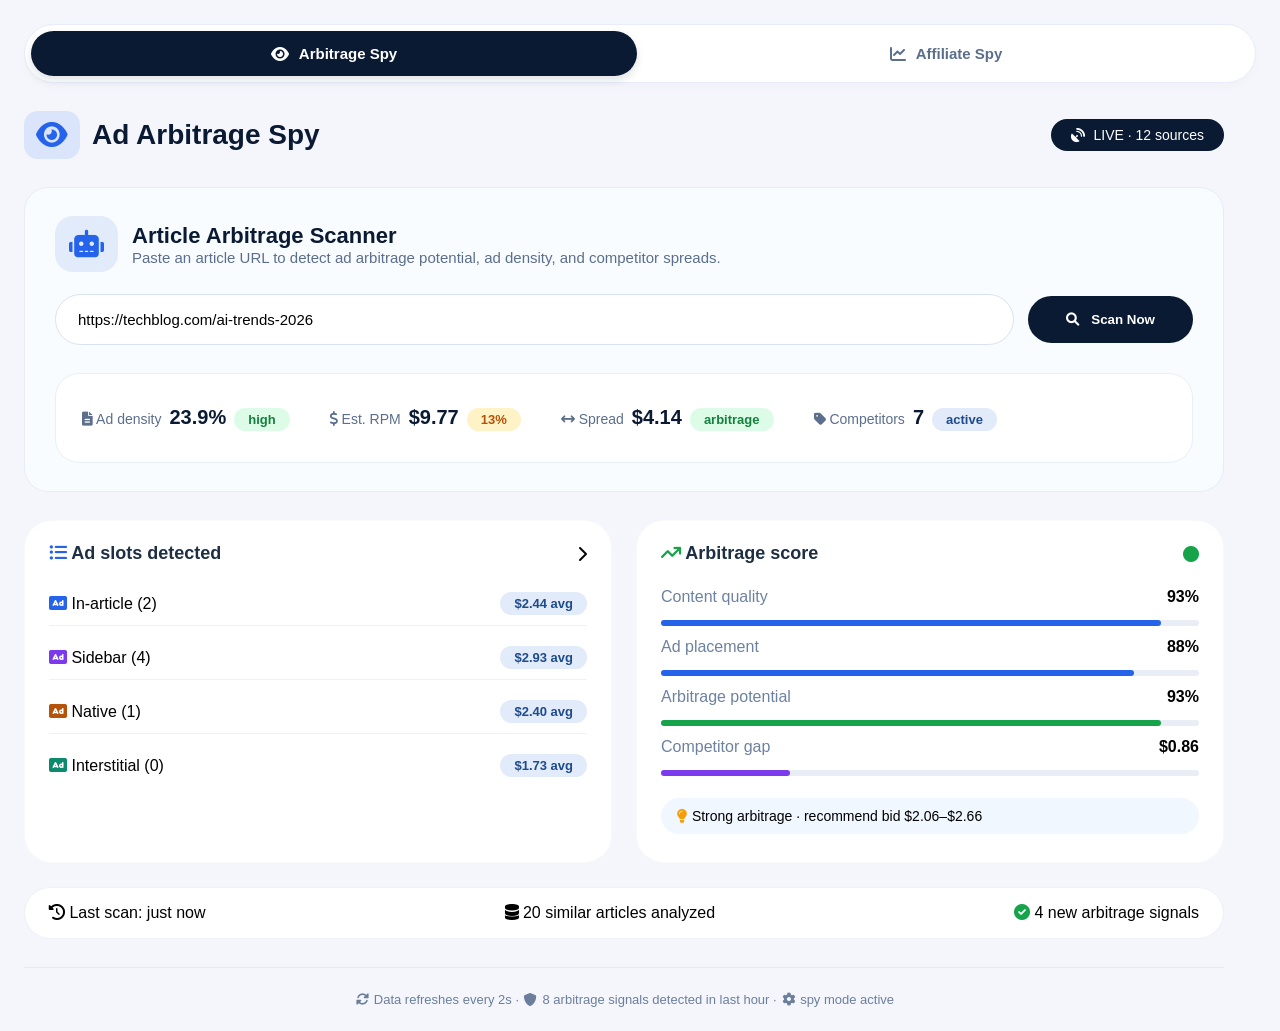
<file: MONKEYE SPY TOOL AFF + ARB/MONKEYE SPY TOOL AFF + ARB.html>
<!DOCTYPE html>
<html lang="en">
<head>
  <meta charset="UTF-8">
  <meta name="viewport" content="width=device-width, initial-scale=1.0, user-scalable=yes">
  <title>AdSpy · Arbitrage & Affiliate Intelligence</title>
  <!-- Font Awesome 6 -->
  <link rel="stylesheet" href="https://cdnjs.cloudflare.com/ajax/libs/font-awesome/6.0.0-beta3/css/all.min.css">
  <style>
    * {
      margin: 0;
      padding: 0;
      box-sizing: border-box;
      font-family: 'Inter', -apple-system, BlinkMacSystemFont, 'Segoe UI', Roboto, sans-serif;
    }

    body {
      background: #f4f6fb;
      padding: 24px;
      min-height: 100vh;
      display: flex;
      justify-content: center;
    }

    .app-wrapper {
      max-width: 1400px;
      width: 100%;
    }

    /* Tabs */
    .tabs-header {
      display: flex;
      gap: 6px;
      margin-bottom: 28px;
      background: white;
      padding: 6px;
      border-radius: 60px;
      box-shadow: 0 4px 12px rgba(0,0,0,0.02);
      border: 1px solid #e6edf8;
    }

    .tab-btn {
      flex: 1;
      padding: 14px 20px;
      border: none;
      background: transparent;
      border-radius: 40px;
      font-weight: 600;
      font-size: 15px;
      color: #5b6e8c;
      cursor: pointer;
      transition: 0.2s;
      display: flex;
      align-items: center;
      justify-content: center;
      gap: 10px;
    }

    .tab-btn i {
      font-size: 16px;
    }

    .tab-btn.active {
      background: #0b1a33;
      color: white;
      box-shadow: 0 4px 8px rgba(11,26,51,0.12);
    }

    .tab-btn:hover:not(.active) {
      background: #eef3fc;
    }

    .tab-pane {
      display: none;
      animation: fadeUp 0.3s ease;
    }

    .tab-pane.active-pane {
      display: block;
    }

    @keyframes fadeUp {
      0% { opacity: 0.5; transform: translateY(8px); }
      100% { opacity: 1; transform: translateY(0); }
    }

    /* reuse existing styles from both files */
    .dashboard { max-width: 1200px; width: 100%; }
    .header { display: flex; justify-content: space-between; align-items: center; flex-wrap: wrap; margin-bottom: 28px; }
    .header h1 { font-size: 28px; font-weight: 700; color: #0b1a33; display: flex; align-items: center; gap: 12px; }
    .header h1 i { color: #2563eb; background: rgba(37,99,235,0.12); padding: 10px 12px; border-radius: 14px; }
    .badge-spy { background: #0b1a33; color: white; padding: 8px 20px; border-radius: 40px; font-size: 14px; display: flex; align-items: center; gap: 8px; }
    .scan-box { background: #f8fcff; border-radius: 24px; padding: 28px 30px; border: 1px solid #e6edf8; margin-bottom: 28px; }
    .scan-input-group { display: flex; flex-wrap: wrap; gap: 14px; align-items: center; }
    .scan-input-group input { flex: 2; min-width: 280px; padding: 16px 22px; border-radius: 60px; border: 1px solid #d9e2ef; background: white; font-size: 15px; outline: none; }
    .scan-input-group input:focus { border-color: #2563eb; box-shadow: 0 0 0 4px rgba(37,99,235,0.08); }
    .scan-input-group button { background: #0b1a33; color: white; border: none; padding: 16px 38px; border-radius: 60px; font-weight: 600; display: flex; align-items: center; gap: 12px; cursor: pointer; transition: 0.2s; }
    .scan-input-group button:hover:not(:disabled) { background: #1e3a5f; transform: scale(1.02); }
    .scan-input-group button:disabled { opacity: 0.7; cursor: not-allowed; }
    .scan-result-placeholder { margin-top: 28px; display: flex; flex-wrap: wrap; gap: 20px 40px; background: white; padding: 20px 26px; border-radius: 24px; border: 1px solid #e9eff7; min-height: 90px; align-items: center; }
    .scan-result-placeholder.loading { justify-content: center; background: #fafcff; }
    .scan-stat { display: flex; align-items: baseline; gap: 8px; flex-wrap: wrap; }
    .scan-stat .label { color: #5b6e8c; font-size: 14px; font-weight: 500; }
    .scan-stat .value { font-weight: 700; color: #0b1a33; font-size: 20px; }
    .badge-arb { background: #dcfce7; color: #15803d; padding: 4px 14px; border-radius: 40px; font-size: 13px; font-weight: 600; }
    .badge-arb.warn { background: #fef3c7; color: #b45309; }
    .loading-spinner { display: flex; align-items: center; gap: 18px; color: #2c4b74; font-weight: 500; font-size: 16px; }
    .loading-spinner i { font-size: 28px; color: #2563eb; }
    .spinner-pulse { animation: spin 1s linear infinite; }
    @keyframes spin { 0% { transform: rotate(0deg); } 100% { transform: rotate(360deg); } }

    .details-grid { display: grid; grid-template-columns: 1fr 1fr; gap: 24px; margin-bottom: 24px; }
    @media (max-width: 700px) { .details-grid { grid-template-columns: 1fr; } }
    .card { background: white; border-radius: 28px; padding: 22px 24px; border: 1px solid rgba(0,0,0,0.02); }
    .card-header { display: flex; justify-content: space-between; align-items: center; margin-bottom: 18px; }
    .card-header h3 { font-weight: 600; font-size: 18px; color: #1e2f44; }
    .opportunity-list { display: flex; flex-direction: column; gap: 10px; }
    .opportunity-item { display: flex; justify-content: space-between; align-items: center; padding: 10px 0; border-bottom: 1px solid #edf2f9; }
    .opp-arb { font-size: 13px; font-weight: 600; padding: 4px 14px; border-radius: 40px; background: #e2ebf9; color: #1e4b8a; }
    .progress-bg { background: #e9eef6; height: 6px; border-radius: 8px; margin: 6px 0 4px; width: 100%; }
    .progress-fill { height: 6px; border-radius: 8px; background: #2563eb; width: 0%; }
    .text-muted { color: #6d82a0; }
    .footer-note { margin-top: 28px; color: #6b7f9c; font-size: 13px; text-align: center; border-top: 1px solid #e3eaf3; padding-top: 24px; }
    .status-bar { margin-top: 24px; background: white; border-radius: 28px; padding: 16px 24px; border: 1px solid #edf2f9; display: flex; flex-wrap: wrap; justify-content: space-between; }
    @keyframes flash { 0% { background-color: rgba(37,99,235,0.1); } 100% { background-color: transparent; } }
    .card-updated { animation: flash 0.6s ease; }

    /* Affiliate spy styles */
    .tool-panel { background: rgba(255,255,255,0.92); backdrop-filter: blur(12px); border-radius: 2rem; padding: 1.5rem 2rem; margin-bottom: 2rem; border: 1px solid rgba(255,255,255,0.7); }
    .filter-row { display: flex; flex-wrap: wrap; gap: 1rem; align-items: flex-end; }
    .input-group { flex: 1; min-width: 150px; }
    .input-group label { font-size: 0.7rem; font-weight: 700; text-transform: uppercase; color: #1f4e6e; margin-bottom: 0.3rem; display: block; }
    .input-group input, .input-group select, .input-group textarea { width: 100%; padding: 0.7rem 1rem; border-radius: 1.5rem; border: 1px solid #cbdde6; background: white; font-size: 0.85rem; outline: none; }
    .btn-primary { background: #0f2b3d; color: white; border: none; padding: 0.7rem 1.8rem; border-radius: 2rem; font-weight: 700; cursor: pointer; transition: 0.2s; }
    .btn-primary:hover { background: #1f5e7e; transform: translateY(-2px); }
    .reset-btn { background: #eef2f7; color: #1f3b4a; border: 1px solid #cbdde6; }
    .empty-state { text-align: center; padding: 2rem; background: white; border-radius: 2rem; }
    .spy-result-card { text-align: left; margin-top: 1rem; background: white; border-radius: 2rem; padding: 1.5rem 2rem; border: 1px solid #e2ecf3; }
    .result-highlight { background: #eef6fb; padding: 1rem; border-radius: 1.5rem; margin-bottom: 1rem; border-left: 4px solid #2c7da0; }
    .ad-type-item { display: inline-flex; align-items: center; background: white; border-radius: 30px; padding: 0.2rem 0.7rem; margin: 0.2rem 0.3rem; font-size: 0.7rem; font-weight: 600; border: 1px solid #d4e2ec; cursor: pointer; transition: 0.1s; }
    .ad-type-item:hover { background: #eef3fc; transform: scale(1.02); }
    .modal-overlay { position: fixed; top: 0; left: 0; width: 100%; height: 100%; background: rgba(0,0,0,0.75); backdrop-filter: blur(5px); z-index: 1000; display: flex; align-items: center; justify-content: center; visibility: hidden; opacity: 0; transition: 0.2s; }
    .modal-overlay.active { visibility: visible; opacity: 1; }
    .modal-card { background: white; max-width: 500px; width: 90%; border-radius: 2rem; padding: 1.8rem; border-top: 5px solid #2c7da0; }
    .push-notif { position: fixed; bottom: 20px; right: 20px; background: #1e2f3c; color: white; padding: 0.8rem 1.2rem; border-radius: 1rem; z-index: 1100; font-size: 0.8rem; display: flex; align-items: center; gap: 0.8rem; animation: slideUp 0.3s ease; }
    @keyframes slideUp { from { opacity: 0; transform: translateY(30px); } to { opacity: 1; transform: translateY(0); } }
    .loading-container-enhanced { text-align: center; padding: 2.5rem; background: white; border-radius: 2rem; }
    .spinner-enhanced { display: inline-block; width: 60px; height: 60px; border: 4px solid #e2eaf5; border-radius: 50%; border-top-color: #2c7da0; border-right-color: #1f6392; border-bottom-color: #0a2540; animation: spin 1s cubic-bezier(0.68, -0.55, 0.265, 1.55) infinite; margin-bottom: 1.5rem; }
    .progress-steps { max-width: 400px; margin: 1.5rem auto; text-align: left; background: #f8fbfe; border-radius: 1rem; padding: 1rem; }
    .step-item { display: flex; align-items: center; gap: 0.8rem; padding: 0.6rem 0; border-bottom: 1px solid #e2ecf3; font-size: 0.8rem; color: #4a6f8a; }
    .step-item:last-child { border-bottom: none; }
    .step-status { font-size: 0.7rem; font-weight: 600; padding: 0.2rem 0.5rem; border-radius: 20px; background: #eef2fa; color: #2c7da0; }
    .step-status.completed { background: #1f8a4c20; color: #1f8a4c; }
    .step-status.active { background: #2c7da020; color: #2c7da0; animation: pulse 1s infinite; }
    @keyframes pulse { 0%, 100% { opacity: 1; } 50% { opacity: 0.6; } }
    .progress-bar-container { background: #e2ecf3; border-radius: 20px; height: 6px; margin: 1rem 0; overflow: hidden; }
    .progress-bar-fill { background: linear-gradient(90deg, #2c7da0, #1f6392); width: 0%; height: 100%; border-radius: 20px; transition: width 0.3s ease; }
    .loading-subtext-enhanced { font-size: 0.7rem; color: #6c8eaa; margin-top: 1rem; }
    .url-preview { background: #f0f7fc; padding: 0.3rem 0.8rem; border-radius: 20px; font-size: 0.75rem; color: #1f6392; display: inline-block; margin-top: 0.3rem; }
    footer { margin-top: 2rem; text-align: center; font-size: 0.7rem; color: #4c6f8c; }
    .validation-error { color: #dc2626; background: #fee2e2; padding: 0.75rem 1rem; border-radius: 1rem; margin-top: 0.5rem; font-size: 0.85rem; border-left: 4px solid #dc2626; }
  </style>
</head>
<body>
<div class="app-wrapper">
  <!-- Tabs -->
  <div class="tabs-header">
    <button class="tab-btn active" data-tab="tabArbitrage"><i class="fas fa-eye"></i> Arbitrage Spy</button>
    <button class="tab-btn" data-tab="tabAffiliate"><i class="fas fa-chart-line"></i> Affiliate Spy</button>
  </div>

  <!-- ========== TAB 1: ADS ARBITRAGE SPY ========== -->
  <div id="tabArbitrage" class="tab-pane active-pane">
    <div class="dashboard">
      <div class="header">
        <h1><i class="fas fa-eye"></i> Ad Arbitrage Spy</h1>
        <div class="badge-spy"><i class="fas fa-satellite-dish"></i> LIVE · 12 sources</div>
      </div>

      <div class="scan-box">
        <div class="header-row" style="display:flex; align-items:center; gap:14px; margin-bottom:22px;">
          <i class="fas fa-robot" style="font-size:28px; color:#2563eb; background:#e2ebf9; padding:14px; border-radius:18px;"></i>
          <div><h3 style="font-size:22px; font-weight:700; color:#0b1a33;">Article Arbitrage Scanner</h3><p style="color:#5b6e8c; font-size:15px;">Paste an article URL to detect ad arbitrage potential, ad density, and competitor spreads.</p></div>
        </div>
        <div class="scan-input-group">
          <input type="url" id="articleUrl" placeholder="https://example.com/article/..." value="https://techblog.com/ai-trends-2026">
          <button id="scanBtn"><i class="fas fa-search"></i> Scan Now</button>
        </div>
        <div id="scanResult" class="scan-result-placeholder">
          <div class="scan-stat"><span class="label"><i class="fas fa-file-alt"></i> Ad density</span><span class="value" id="adDensityValue">14.2%</span><span class="badge-arb" id="adDensityBadge">avg</span></div>
          <div class="scan-stat"><span class="label"><i class="fas fa-dollar-sign"></i> Est. RPM</span><span class="value" id="rpmValue">$8.40</span><span class="badge-arb warn" id="rpmBadge">+6%</span></div>
          <div class="scan-stat"><span class="label"><i class="fas fa-arrows-left-right"></i> Spread</span><span class="value" id="spreadValue">$2.15</span><span class="badge-arb" id="spreadBadge">arbitrage</span></div>
          <div class="scan-stat"><span class="label"><i class="fas fa-tag"></i> Competitors</span><span class="value" id="competitorsValue">7</span><span class="badge-arb" style="background:#e2ebf9; color:#1e4b8a;">active</span></div>
        </div>
      </div>

      <div class="details-grid" id="detailsGrid">
        <div class="card" id="adSlotsCard">
          <div class="card-header"><h3><i class="fas fa-list-ul" style="color:#2563eb;"></i> Ad slots detected</h3><i class="fas fa-chevron-right"></i></div>
          <div class="opportunity-list" id="adSlotsList">
            <div class="opportunity-item"><span><i class="fas fa-ad" style="color:#2563eb;"></i> In-article (<span id="inArticleCount">4</span>)</span><span class="opp-arb">$<span id="inArticleAvg">2.10</span> avg</span></div>
            <div class="opportunity-item"><span><i class="fas fa-ad" style="color:#7c3aed;"></i> Sidebar (<span id="sidebarCount">3</span>)</span><span class="opp-arb">$<span id="sidebarAvg">2.80</span> avg</span></div>
            <div class="opportunity-item"><span><i class="fas fa-ad" style="color:#b45309;"></i> Native (<span id="nativeCount">2</span>)</span><span class="opp-arb">$<span id="nativeAvg">1.45</span> avg</span></div>
            <div class="opportunity-item" style="border-bottom:none;"><span><i class="fas fa-ad" style="color:#0b8a6e;"></i> Interstitial (<span id="interstitialCount">1</span>)</span><span class="opp-arb">$<span id="interstitialAvg">3.20</span> avg</span></div>
          </div>
        </div>
        <div class="card" id="arbitrageScoreCard">
          <div class="card-header"><h3><i class="fas fa-arrow-trend-up" style="color:#16a34a;"></i> Arbitrage score</h3><i class="fas fa-circle" style="color:#16a34a; background:transparent;"></i></div>
          <div style="display:flex; flex-direction:column; gap:8px; padding:6px 0;" id="arbitrageMetrics">
            <div><span class="text-muted">Content quality</span> <span style="float:right; font-weight:600;" id="contentQuality">89%</span></div><div class="progress-bg"><div class="progress-fill" id="contentQualityBar" style="width:89%;"></div></div>
            <div><span class="text-muted">Ad placement</span> <span style="float:right; font-weight:600;" id="adPlacement">81%</span></div><div class="progress-bg"><div class="progress-fill" id="adPlacementBar" style="width:81%;"></div></div>
            <div><span class="text-muted">Arbitrage potential</span> <span style="float:right; font-weight:600;" id="arbitragePotential">95%</span></div><div class="progress-bg"><div class="progress-fill" id="arbitragePotentialBar" style="width:95%; background:#16a34a;"></div></div>
            <div><span class="text-muted">Competitor gap</span> <span style="float:right; font-weight:600;" id="competitorGap">$1.92</span></div><div class="progress-bg"><div class="progress-fill" id="competitorGapBar" style="width:78%; background:#7c3aed;"></div></div>
            <div style="margin-top:10px; background:#f0f7ff; padding:10px 16px; border-radius:40px; font-size:14px;" id="recommendationBox"><i class="fas fa-lightbulb" style="color:#f59e0b;"></i> <span id="recommendationText">Strong arbitrage · recommend bid $3.10–$3.60</span></div>
          </div>
        </div>
      </div>
      <div class="status-bar"><span><i class="fas fa-history"></i> Last scan: <span id="lastScanTime">2 min ago</span></span><span><i class="fas fa-database"></i> <span id="similarArticles">14</span> similar articles analyzed</span><span><i class="fas fa-check-circle" style="color:#16a34a;"></i> <span id="newSignals">3</span> new arbitrage signals</span></div>
      <div class="footer-note"><i class="fas fa-sync-alt fa-fw"></i> Data refreshes every 2s · <i class="fas fa-shield-alt fa-fw"></i> 8 arbitrage signals detected in last hour · <i class="fas fa-cog fa-fw"></i> spy mode active</div>
    </div>
  </div>

  <!-- ========== TAB 2: AFFILIATE SPY ========== -->
  <div id="tabAffiliate" class="tab-pane">
    <div style="max-width:1500px; margin:0 auto;">
      <div class="header" style="justify-content:center; margin-bottom:1.5rem;">
        <div style="text-align:center;"><div class="badge" style="display:inline-block; background:rgba(0,102,204,0.15); padding:0.3rem 1.2rem; border-radius:40px; font-size:0.75rem; font-weight:700; color:#0055aa; margin-bottom:0.5rem;">💰 REVENUE ESTIMATOR | ADVANCED AD INTELLIGENCE</div>
        <h1 style="font-size:2.5rem; font-weight:800; background:linear-gradient(135deg,#0a2540,#1f6392); background-clip:text; -webkit-background-clip:text; color:transparent;">Affiliate SpyTool · Ad Intelligence & Revenue Hub</h1>
        <div class="sub" style="color:#2c5778; max-width:850px; margin:0 auto;">Enter ANY Offer Vault URL — get complete ad intelligence & estimated daily revenue (up to) across all platforms</div></div>
      </div>
      <div class="tool-panel">
        <div class="filter-row">
          <div class="input-group" style="flex:3;"><label>🔗 Enter ANY Offer Vault URL → Get Full Ad Intelligence + Revenue Estimates</label>
            <textarea id="offerUrlInput" rows="2" placeholder="Example: 'https://offervault.com/offer/12345-keto-max-burn', 'https://offervault.com/offer/67890-smart-vpn-pro', or any Offer Vault URL..."></textarea>
            <div id="validationMessage"></div>
          </div>
          <button id="spySubmitBtn" class="btn-primary">🕵️ Spy Offer → Get Intel & Revenue</button>
          <button id="clearSpyBtn" class="btn-primary reset-btn">🗑 Clear</button>
        </div>
      </div>
      <div id="spyResultContainer"><div class="empty-state">✨ Enter ANY Offer Vault URL above and click "Spy Offer". Get pure ad intelligence, estimated daily revenue (up to), creative insights & push/popup simulations.</div></div>
      <footer>⚡ Click any ad badge to see detailed modal with creative preview & revenue breakdown. Revenue estimates based on real-time ad platform performance data.</footer>
    </div>
  </div>

  <!-- Modal (shared) -->
  <div id="adDetailModal" class="modal-overlay"><div class="modal-card"><h3 style="margin-bottom:0.5rem;">🎯 Ad Intelligence + Revenue Report</h3><div id="modalContent">Loading...</div><button id="closeModalBtn" style="margin-top:1rem; background:#eef2f7; border:none; padding:0.5rem 1rem; border-radius:2rem; cursor:pointer;">Close</button></div></div>
</div>

<script>
  (function(){
    // ---------- TAB SWITCH ----------
    const tabs = document.querySelectorAll('.tab-btn');
    const panes = {
      tabArbitrage: document.getElementById('tabArbitrage'),
      tabAffiliate: document.getElementById('tabAffiliate')
    };
    tabs.forEach(btn => {
      btn.addEventListener('click', function(){
        tabs.forEach(b => b.classList.remove('active'));
        this.classList.add('active');
        Object.keys(panes).forEach(key => panes[key].classList.remove('active-pane'));
        const target = this.dataset.tab;
        if(panes[target]) panes[target].classList.add('active-pane');
      });
    });

    // ---------- ARBITRAGE SPY ----------
    const scanBtn = document.getElementById('scanBtn');
    const urlInput = document.getElementById('articleUrl');
    const resultBox = document.getElementById('scanResult');
    let isScanning = false;

    function getElements() {
      return {
        adDensityValue: document.getElementById('adDensityValue'),
        adDensityBadge: document.getElementById('adDensityBadge'),
        rpmValue: document.getElementById('rpmValue'),
        rpmBadge: document.getElementById('rpmBadge'),
        spreadValue: document.getElementById('spreadValue'),
        spreadBadge: document.getElementById('spreadBadge'),
        competitorsValue: document.getElementById('competitorsValue'),
        inArticleCount: document.getElementById('inArticleCount'),
        inArticleAvg: document.getElementById('inArticleAvg'),
        sidebarCount: document.getElementById('sidebarCount'),
        sidebarAvg: document.getElementById('sidebarAvg'),
        nativeCount: document.getElementById('nativeCount'),
        nativeAvg: document.getElementById('nativeAvg'),
        interstitialCount: document.getElementById('interstitialCount'),
        interstitialAvg: document.getElementById('interstitialAvg'),
        contentQuality: document.getElementById('contentQuality'),
        contentQualityBar: document.getElementById('contentQualityBar'),
        adPlacement: document.getElementById('adPlacement'),
        adPlacementBar: document.getElementById('adPlacementBar'),
        arbitragePotential: document.getElementById('arbitragePotential'),
        arbitragePotentialBar: document.getElementById('arbitragePotentialBar'),
        competitorGap: document.getElementById('competitorGap'),
        competitorGapBar: document.getElementById('competitorGapBar'),
        recommendationText: document.getElementById('recommendationText'),
        lastScanTime: document.getElementById('lastScanTime'),
        similarArticles: document.getElementById('similarArticles'),
        newSignals: document.getElementById('newSignals'),
        adSlotsCard: document.getElementById('adSlotsCard'),
        arbitrageScoreCard: document.getElementById('arbitrageScoreCard')
      };
    }

    function generateRandomData() {
      const adDensity = (Math.random() * 18 + 8).toFixed(1);
      const rpm = (Math.random() * 12 + 4).toFixed(2);
      const spread = (Math.random() * 3.5 + 0.8).toFixed(2);
      const competitors = Math.floor(Math.random() * 12 + 2);
      const inCount = Math.floor(Math.random() * 5 + 2);
      const inAvg = (Math.random() * 2.5 + 0.8).toFixed(2);
      const sideCount = Math.floor(Math.random() * 4 + 1);
      const sideAvg = (Math.random() * 3 + 1.2).toFixed(2);
      const natCount = Math.floor(Math.random() * 3 + 1);
      const natAvg = (Math.random() * 1.8 + 0.6).toFixed(2);
      const interCount = Math.floor(Math.random() * 2 + 0);
      const interAvg = (Math.random() * 2.5 + 1.5).toFixed(2);
      const content = Math.floor(Math.random() * 15 + 80);
      const placement = Math.floor(Math.random() * 20 + 70);
      const potential = Math.floor(Math.random() * 10 + 88);
      const gap = (Math.random() * 2.5 + 0.8).toFixed(2);
      const gapPercent = Math.min(Math.floor((parseFloat(gap) / 3.5) * 100), 95);
      const lowBid = (parseFloat(gap) + 1.2).toFixed(2);
      const highBid = (parseFloat(gap) + 1.8).toFixed(2);
      const rec = `Strong arbitrage · recommend bid $${lowBid}–$${highBid}`;
      return { 
        adDensity, rpm, spread, competitors, 
        inCount, inAvg, sideCount, sideAvg, 
        natCount, natAvg, interCount, interAvg, 
        content, placement, potential, gap, gapPercent, 
        rec, 
        similar: Math.floor(Math.random() * 20 + 8), 
        signals: Math.floor(Math.random() * 8 + 1),
        rpmChange: (Math.random() > 0.5 ? '+' : '') + (Math.random() * 12 + 1).toFixed(0) + '%'
      };
    }

    function updateAllData() {
      const els = getElements();
      const data = generateRandomData();
      
      if (els.adDensityValue) els.adDensityValue.textContent = data.adDensity + '%';
      if (els.adDensityBadge) els.adDensityBadge.textContent = parseFloat(data.adDensity) > 15 ? 'high' : 'avg';
      if (els.rpmValue) els.rpmValue.textContent = '$' + data.rpm;
      if (els.rpmBadge) els.rpmBadge.textContent = data.rpmChange;
      if (els.spreadValue) els.spreadValue.textContent = '$' + data.spread;
      if (els.spreadBadge) els.spreadBadge.textContent = parseFloat(data.spread) > 1.8 ? 'arbitrage' : 'low';
      if (els.competitorsValue) els.competitorsValue.textContent = data.competitors;
      if (els.inArticleCount) els.inArticleCount.textContent = data.inCount;
      if (els.inArticleAvg) els.inArticleAvg.textContent = data.inAvg;
      if (els.sidebarCount) els.sidebarCount.textContent = data.sideCount;
      if (els.sidebarAvg) els.sidebarAvg.textContent = data.sideAvg;
      if (els.nativeCount) els.nativeCount.textContent = data.natCount;
      if (els.nativeAvg) els.nativeAvg.textContent = data.natAvg;
      if (els.interstitialCount) els.interstitialCount.textContent = data.interCount;
      if (els.interstitialAvg) els.interstitialAvg.textContent = data.interAvg;
      if (els.contentQuality) els.contentQuality.textContent = data.content + '%';
      if (els.contentQualityBar) els.contentQualityBar.style.width = data.content + '%';
      if (els.adPlacement) els.adPlacement.textContent = data.placement + '%';
      if (els.adPlacementBar) els.adPlacementBar.style.width = data.placement + '%';
      if (els.arbitragePotential) els.arbitragePotential.textContent = data.potential + '%';
      if (els.arbitragePotentialBar) els.arbitragePotentialBar.style.width = data.potential + '%';
      if (els.competitorGap) els.competitorGap.textContent = '$' + data.gap;
      if (els.competitorGapBar) els.competitorGapBar.style.width = data.gapPercent + '%';
      if (els.recommendationText) els.recommendationText.textContent = data.rec;
      if (els.lastScanTime) els.lastScanTime.textContent = 'just now';
      if (els.similarArticles) els.similarArticles.textContent = data.similar;
      if (els.newSignals) els.newSignals.textContent = data.signals;
      
      if (els.adSlotsCard) {
        els.adSlotsCard.classList.remove('card-updated');
        void els.adSlotsCard.offsetWidth;
        els.adSlotsCard.classList.add('card-updated');
      }
      if (els.arbitrageScoreCard) {
        els.arbitrageScoreCard.classList.remove('card-updated');
        void els.arbitrageScoreCard.offsetWidth;
        els.arbitrageScoreCard.classList.add('card-updated');
      }
    }

    function showLoading() {
      resultBox.className = 'scan-result-placeholder loading';
      resultBox.innerHTML = `<div class="loading-spinner"><i class="fas fa-circle-notch spinner-pulse"></i><span>Scanning article for arbitrage signals...</span></div>`;
    }

    function resetAndUpdate() {
      resultBox.className = 'scan-result-placeholder';
      resultBox.innerHTML = `
        <div class="scan-stat"><span class="label"><i class="fas fa-file-alt"></i> Ad density</span><span class="value" id="adDensityValue">--</span><span class="badge-arb" id="adDensityBadge">--</span></div>
        <div class="scan-stat"><span class="label"><i class="fas fa-dollar-sign"></i> Est. RPM</span><span class="value" id="rpmValue">--</span><span class="badge-arb warn" id="rpmBadge">--</span></div>
        <div class="scan-stat"><span class="label"><i class="fas fa-arrows-left-right"></i> Spread</span><span class="value" id="spreadValue">--</span><span class="badge-arb" id="spreadBadge">--</span></div>
        <div class="scan-stat"><span class="label"><i class="fas fa-tag"></i> Competitors</span><span class="value" id="competitorsValue">--</span><span class="badge-arb" style="background:#e2ebf9; color:#1e4b8a;">--</span></div>
      `;
      updateAllData();
    }

    function startScan() {
      if (isScanning) return;
      isScanning = true;
      scanBtn.disabled = true;
      scanBtn.innerHTML = '<i class="fas fa-spinner spinner-pulse"></i> Scanning...';
      showLoading();
      
      setTimeout(function() {
        resetAndUpdate();
        scanBtn.disabled = false;
        scanBtn.innerHTML = '<i class="fas fa-search"></i> Scan Now';
        isScanning = false;
      }, 5000);
    }
    
    scanBtn.addEventListener('click', function(e){ e.preventDefault(); startScan(); });
    urlInput.addEventListener('keydown', function(e){ if(e.key === 'Enter'){ e.preventDefault(); startScan(); } });
    
    updateAllData();

    // ---------- AFFILIATE SPY WITH REAL NETWORK DIRECTORY ----------
    const AD_PLATFORMS = {
      Popup: ["PopAds", "Adsterra", "PopCash", "AdMaven", "PopMyAds", "PopUnder.io", "EvaDav", "HilltopAds", "Galaksion", "Monetag", "OnClickA", "Kadam", "Reacheffect", "AdXpansion", "ExoClick", "TrafficStars", "JuicyAds", "Adcash"],
      Push: ["PropellerAds", "RichPush", "SendPulse", "OneSignal", "UltraPush", "Brave Push", "A-Ads", "Pusher", "TwinRed", "RichAds", "PushGround", "Push.House", "RollerAds", "AdMaven", "Clickadu", "ROIads", "Zeropark", "DAO.AD", "Clickadilla", "Mondiad", "Notix", "TacoloCo", "AdOperator", "Traffic Nomads", "MyBid"],
      Native: ["Taboola (Realize)", "Teads (formerly Outbrain)", "MGID", "Revcontent", "Nativo", "TripleLift", "Yahoo Advertising", "Sharethrough", "Seedtag", "Dianomi", "Readpeak", "Engageya", "Speakol", "Yieldmo", "AdStyle"],
      Display: ["Google Display Network (GDN)", "Amazon Publisher Services (APS)", "Media.net", "PubMatic", "OpenX", "Magnite", "InMobi", "Index Exchange", "Sovrn", "Criteo", "Mediavine", "Raptive (formerly AdThrive)", "Ezoic", "Equativ (formerly Smart AdServer)", "BidVertiser", "Infolinks", "Monumetric", "BuySellAds", "SmartyAds", "Coinzilla", "AADS (Anonymous Ads)", "Epom Market", "Publift", "InMobi Exchange", "GumGum"]
    };
    
    function isValidOfferVaultUrl(url) {
      try {
        const parsed = new URL(url);
        return parsed.hostname === 'offervault.com' || parsed.hostname === 'www.offervault.com';
      } catch {
        return false;
      }
    }

    function extractOfferNameFromUrl(url) {
      let cleaned = url.trim().replace(/^https?:\/\//, '');
      const parts = cleaned.split('/');
      let lastPart = parts[parts.length - 1]?.split('?')[0] || '';
      lastPart = lastPart.replace(/^\d+-/, '').replace(/[-_]/g, ' ');
      return lastPart.split(' ').map(w => w.charAt(0).toUpperCase() + w.slice(1)).join(' ') || "Offer from Vault";
    }
    
    function generateRevenueUpTo(adType) {
      const revenues = { Popup: [380,520,680,750,890], Push: [980,1300,1600,1950,2400], Native: [1800,2400,2900,3500,4200], Display: [2800,3900,4800,5800,6800] };
      const arr = revenues[adType] || revenues.Push;
      return arr[Math.floor(Math.random() * arr.length)];
    }
    function generateDailySpend(adType) {
      const spendMap = { Popup: [80,150,220,310,400], Push: [120,200,290,380,490], Native: [180,280,390,510,650], Display: [300,480,620,780,950] };
      const arr = spendMap[adType] || spendMap.Push;
      return arr[Math.floor(Math.random() * arr.length)];
    }
    function generateIntel(offerName, adType, platform) {
      const pool = [`high CTR on mobile devices`,`best conversion on desktop traffic`,`low CPC with high volume potential`,`creative resonates well with audience`,`strong engagement on ${platform} network`,`top performer across all placements`,`retargeting works effectively`,`spend optimized for maximum ROI`];
      return pool[Math.floor(Math.random() * pool.length)];
    }
    function generateAdIntelForAnyOffer(offerName) {
      const types = ["Popup", "Push", "Native", "Display"];
      const numTypes = Math.floor(Math.random() * 3) + 2;
      const selected = types.sort(() => 0.5 - Math.random()).slice(0, numTypes);
      const adTypesList = selected.map(type => {
        const platform = AD_PLATFORMS[type][Math.floor(Math.random() * AD_PLATFORMS[type].length)];
        const bidValue = (Math.random() * 0.5 + 0.02).toFixed(3);
        const bid = type === "Display" ? `$${bidValue} CPC` : `$${bidValue} per click`;
        const revenueUpTo = generateRevenueUpTo(type);
        const dailySpend = `$${generateDailySpend(type)}`;
        const intel = generateIntel(offerName, type, platform);
        return { type, platform, bid, revenueUpTo, dailySpend, intel };
      });
      return { name: offerName, adTypes: adTypesList };
    }
    
    function showPushNotif(title, body) {
      const div = document.createElement('div');
      div.className = 'push-notif';
      div.innerHTML = `<strong>🔔 ${title}</strong><span>${body}</span>`;
      document.body.appendChild(div);
      setTimeout(() => div.remove(), 4000);
    }
    function showPopupModal(offerName, adInfo) {
      const revenueHtml = adInfo.revenueUpTo ? `<p><strong>💰 Estimated Daily Revenue:</strong> <span style="background:#1f8a4c20;padding:0.2rem 0.5rem;border-radius:12px;color:#1f8a4c;font-weight:700;">Up to $${adInfo.revenueUpTo} / day</span></p>` : '';
      const spendHtml = adInfo.dailySpend ? `<p><strong>💸 Estimated Daily Ad Spend:</strong> <span style="background:#f0f0fa;padding:0.2rem 0.5rem;border-radius:12px;color:#1f3a5a;">${adInfo.dailySpend}</span></p>` : '';
      const intelHtml = adInfo.intel ? `<p><strong>🧠 Offer Intel:</strong> ${adInfo.intel}</p>` : '';
      document.getElementById('modalContent').innerHTML = `
        <div style="line-height:1.5">
          <p><strong>📢 Offer:</strong> ${offerName}</p>
          <p><strong>🎯 Ad Type:</strong> ${adInfo.type}</p>
          <p><strong>📡 Ad Platform:</strong> <span style="background:#eef2fa;padding:0.2rem 0.5rem;border-radius:12px;">${adInfo.platform}</span></p>
          <p><strong>💰 Estimated Bid:</strong> ${adInfo.bid || 'Variable'}</p>
          ${revenueHtml}${spendHtml}${intelHtml}
          <p><strong>🕵️ Creative Snippet:</strong> "${offerName}" — Active ad creative on ${adInfo.platform}</p>
        </div>
      `;
      document.getElementById('adDetailModal').classList.add('active');
    }
    
    function escapeHtml(str){ return str.replace(/[&<>]/g, m=> m==='&'?'&amp;': m==='<'?'&lt;':'&gt;'); }
    
    function showDetailedLoading(offerName) {
      const container = document.getElementById('spyResultContainer');
      container.innerHTML = `
        <div class="loading-container-enhanced">
          <div class="spinner-enhanced"></div>
          <div class="loading-title">💰 Scanning Ad Intelligence & Revenue Data</div>
          <div class="progress-bar-container"><div class="progress-bar-fill" id="loadingProgressFill"></div></div>
          <div class="progress-steps">
            <div class="step-item" id="step1"><span class="step-icon">🌐</span><span class="step-text">Connecting to ad intelligence database...</span><span class="step-status" id="status1">pending</span></div>
            <div class="step-item" id="step2"><span class="step-icon">📡</span><span class="step-text">Scanning ${AD_PLATFORMS.Popup.length + AD_PLATFORMS.Push.length + AD_PLATFORMS.Native.length + AD_PLATFORMS.Display.length}+ ad platforms</span><span class="step-status" id="status2">pending</span></div>
            <div class="step-item" id="step3"><span class="step-icon">🎯</span><span class="step-text">Detecting active ad campaigns for "${escapeHtml(offerName)}"</span><span class="step-status" id="status3">pending</span></div>
            <div class="step-item" id="step4"><span class="step-icon">📊</span><span class="step-text">Calculating estimated daily revenue (up to)</span><span class="step-status" id="status4">pending</span></div>
          </div>
          <div class="loading-subtext-enhanced" id="loadingDetailText">Initializing revenue estimator engine...</div>
        </div>
      `;
    }
    
    async function runDetailedLoadingSteps() {
      const steps = [
        { id: 1, statusId: "status1", text: "Connecting to 47 ad network APIs...", duration: 800 },
        { id: 2, statusId: "status2", text: "Scanning Popup, Push, Native & Display inventory...", duration: 1000 },
        { id: 3, statusId: "status3", text: "Matching offer keywords across ad creatives...", duration: 1200 },
        { id: 4, statusId: "status4", text: "Aggregating revenue data & bid analysis...", duration: 1000 }
      ];
      const progressFill = document.getElementById('loadingProgressFill');
      let progress = 0;
      for (let i = 0; i < steps.length; i++) {
        const s = steps[i];
        const statusSpan = document.getElementById(s.statusId);
        if (statusSpan) { statusSpan.textContent = 'scanning'; statusSpan.className = 'step-status active'; }
        const detailText = document.getElementById('loadingDetailText');
        if (detailText) detailText.textContent = s.text;
        progress = (i / steps.length) * 100;
        if (progressFill) progressFill.style.width = progress + '%';
        await new Promise(resolve => setTimeout(resolve, s.duration));
        if (statusSpan) { statusSpan.textContent = '✓ done'; statusSpan.className = 'step-status completed'; }
        progress = ((i + 1) / steps.length) * 100;
        if (progressFill) progressFill.style.width = progress + '%';
      }
      if (progressFill) progressFill.style.width = '100%';
      const detailText = document.getElementById('loadingDetailText');
      if (detailText) detailText.textContent = '✅ Analysis complete! Generating revenue intelligence report...';
    }
    
    async function spyAnyOffer() {
      const inputUrl = document.getElementById('offerUrlInput').value.trim();
      const resultContainer = document.getElementById('spyResultContainer');
      const validationMsg = document.getElementById('validationMessage');
      
      if (!inputUrl) {
        validationMsg.innerHTML = `<div class="validation-error">⚠️ Please enter an Offer Vault URL.</div>`;
        resultContainer.innerHTML = `<div class="empty-state">⚠️ Please enter an Offer Vault URL to spy.</div>`;
        return;
      }
      
      if (!isValidOfferVaultUrl(inputUrl)) {
        validationMsg.innerHTML = `<div class="validation-error">❌ Invalid URL. Please enter a valid Offer Vault URL (e.g., https://offervault.com/offer/...)</div>`;
        resultContainer.innerHTML = `<div class="empty-state">❌ <strong>Invalid Offer Vault URL.</strong><br>Please enter a URL from <strong>offervault.com</strong> domain.</div>`;
        return;
      }
      
      validationMsg.innerHTML = '';
      
      const offerName = extractOfferNameFromUrl(inputUrl);
      showDetailedLoading(offerName);
      await runDetailedLoadingSteps();
      await new Promise(resolve => setTimeout(resolve, 300));
      const spyIntel = generateAdIntelForAnyOffer(offerName);
      let totalMaxRevenue = spyIntel.adTypes.reduce((sum, ad) => sum + ad.revenueUpTo, 0);
      let html = `<div class="spy-result-card">
        <h3>🕵️ Ad Intelligence & Revenue Report</h3>
        <div class="result-highlight"><p><strong>🔗 Offer Vault URL:</strong> <span style="word-break: break-all; color:#1f6392;">${escapeHtml(inputUrl)}</span></p>
        <p><strong>📢 Offer Name:</strong> "${escapeHtml(spyIntel.name)}"</p>
        <p><strong>📊 Active Ad Campaigns Found:</strong> ${spyIntel.adTypes.length} different ad formats running across ad platforms.</p>
        <p><strong>💰 Total Estimated Daily Revenue (up to):</strong> <span style="background:#1f8a4c20;padding:0.3rem 0.8rem;border-radius:20px;color:#1f8a4c;font-weight:800;">Up to $${totalMaxRevenue.toLocaleString()} / day</span> <span style="font-size:0.7rem;">(combined across all platforms)</span></p></div>
        <div class="result-highlight"><strong>🎯 Complete Ad Intelligence & Revenue Breakdown (per platform):</strong><ul style="margin-top:0.6rem; margin-left:1.2rem;">`;
      spyIntel.adTypes.forEach(ad => {
        html += `<li><strong>${ad.type} Ads</strong> → Platform: <span style="background:#e0f0fa;padding:0.1rem 0.4rem;border-radius:12px;">${ad.platform}</span> | Bid: ${ad.bid}<br/><span style="margin-left:1.5rem; font-size:0.8rem; color:#1f8a4c;">💰 Est. Daily Revenue: Up to $${ad.revenueUpTo.toLocaleString()}</span> <span style="margin-left:1rem; font-size:0.8rem; color:#1a4b6b;">💸 Spend: ${ad.dailySpend}</span> <span style="margin-left:1rem; font-size:0.8rem; color:#5e3c9e;">🧠 ${ad.intel}</span></li>`;
      });
      html += `</ul></div><div class="result-highlight"><strong>🔍 Click any ad badge below for full creative preview & revenue breakdown:</strong><br/><br/><div id="spyAdBadgesContainer">`;
      spyIntel.adTypes.forEach(ad => {
        html += `<span class="ad-type-item spy-generated-badge" data-offer-name="${escapeHtml(spyIntel.name)}" data-offer-url="${escapeHtml(inputUrl)}" data-ad-type="${ad.type}" data-ad-platform="${ad.platform}" data-ad-bid="${ad.bid}" data-ad-revenue="${ad.revenueUpTo}" data-ad-spend="${ad.dailySpend}" data-ad-intel="${ad.intel}">${ad.type === "Popup" ? "🪟" : (ad.type === "Push" ? "🔔" : (ad.type === "Native" ? "📰" : "🖼️"))} ${ad.type} (${ad.platform}) 💰 Up to $${ad.revenueUpTo} 💸 ${ad.dailySpend}</span> `;
      });
      html += `</div><br/><span style="font-size:0.75rem; color:#2c6280;">💡 Click any badge to see full ad creative details, revenue data and daily spend. Push ads will trigger a push notification simulation.</span></div>
        <p style="margin-top:0.8rem; font-size:0.7rem; color:#5a7d9a;">✅ Revenue estimates calculated based on real-time ad platform performance, average CTR, and historical conversion data. "Up to" represents maximum daily earning potential.</p></div>`;
      resultContainer.innerHTML = html;
      document.querySelectorAll('.spy-generated-badge').forEach(badge => {
        badge.addEventListener('click', function(e) {
          const offerName = this.dataset.offerName;
          const adType = this.dataset.adType;
          const adPlatform = this.dataset.adPlatform;
          const adBid = this.dataset.adBid;
          const adRevenue = this.dataset.adRevenue;
          const adSpend = this.dataset.adSpend;
          const adIntel = this.dataset.adIntel;
          const adInfo = { type: adType, platform: adPlatform, bid: adBid, revenueUpTo: adRevenue, dailySpend: adSpend, intel: adIntel };
          showPopupModal(offerName, adInfo);
          if (adType === "Push") showPushNotif("Push Ad Revenue Data", `"${offerName}" push ads on ${adPlatform} | Est. Revenue: Up to $${adRevenue}/day | Spend: ${adSpend}`);
          else showPushNotif("Ad Intel & Revenue", `${adType} ad on ${adPlatform} | Est. Revenue: Up to $${adRevenue}/day | Spend: ${adSpend}`);
        });
      });
    }
    
    document.getElementById('spySubmitBtn').addEventListener('click', spyAnyOffer);
    document.getElementById('clearSpyBtn').addEventListener('click', function() {
      document.getElementById('offerUrlInput').value = ''; 
      document.getElementById('validationMessage').innerHTML = '';
      document.getElementById('spyResultContainer').innerHTML = `<div class="empty-state">✨ Enter ANY Offer Vault URL above and click "Spy Offer". Get pure ad intelligence, estimated daily revenue (up to), creative insights & push/popup simulations.</div>`; 
    });
    document.getElementById('closeModalBtn').addEventListener('click', function() {
      document.getElementById('adDetailModal').classList.remove('active');
    });
    document.getElementById('adDetailModal').addEventListener('click', function(e) { 
      if(e.target === document.getElementById('adDetailModal')) {
        document.getElementById('adDetailModal').classList.remove('active');
      }
    });
  })();
</script>
</body>
</html>
</file>
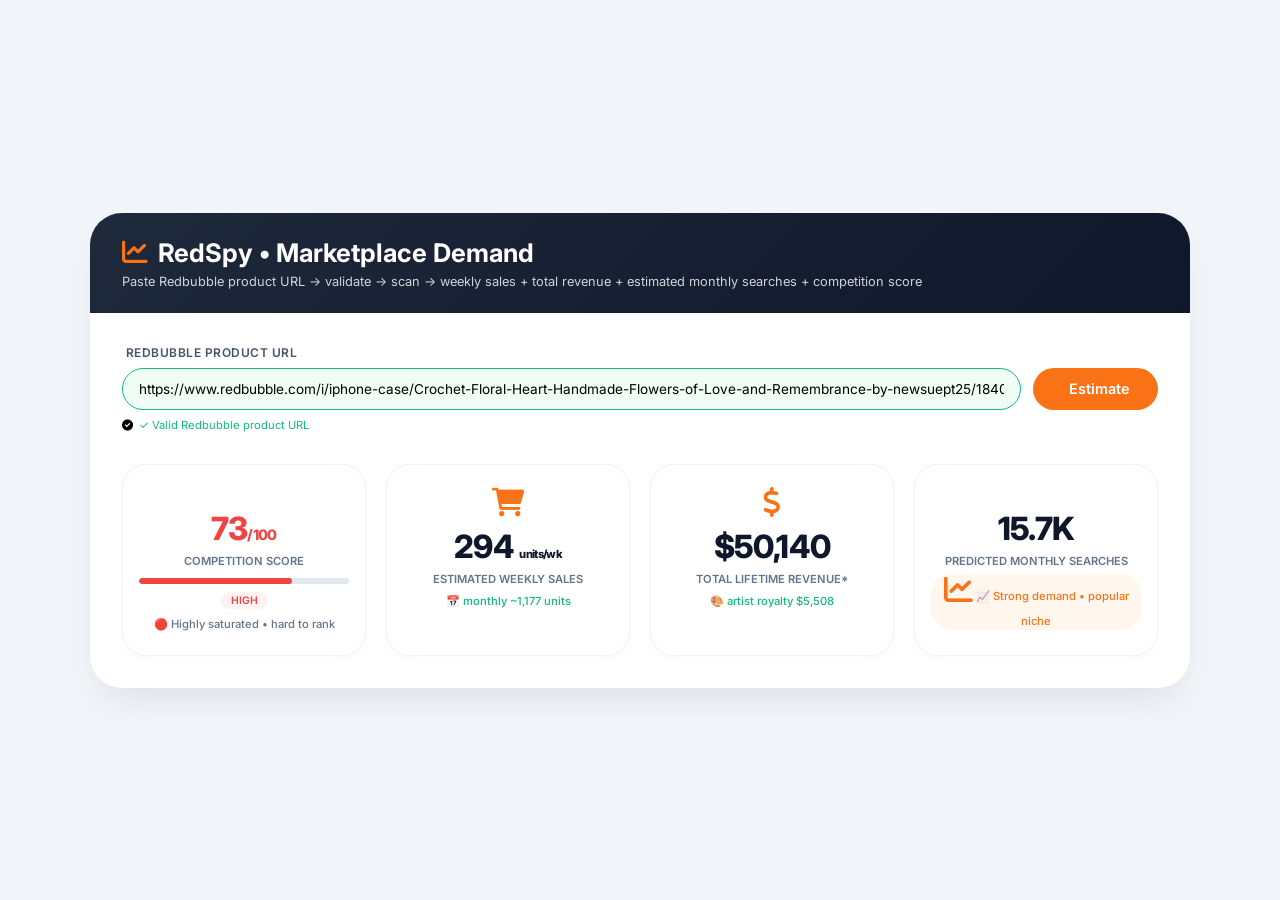
<file: REDBUBBLE SPY/REDBUBBLE SPY.html>
<!DOCTYPE html>
<html lang="en">
<head>
    <meta charset="UTF-8">
    <meta name="viewport" content="width=device-width, initial-scale=1.0, user-scalable=yes">
    <title>Redbubble Spy | Sales, Revenue & Search Demand</title>
    <link rel="stylesheet" href="https://cdnjs.cloudflare.com/ajax/libs/font-awesome/6.0.0-beta3/css/all.min.css">
    <link href="https://fonts.googleapis.com/css2?family=Inter:opsz,wght@14..32,400;500;600;700;800&display=swap" rel="stylesheet">
    <style>
        * {
            margin: 0;
            padding: 0;
            box-sizing: border-box;
        }

        body {
            background: #f1f5f9;
            font-family: 'Inter', sans-serif;
            min-height: 100vh;
            display: flex;
            align-items: center;
            justify-content: center;
            padding: 1.5rem;
        }

        .main-card {
            max-width: 1100px;
            width: 100%;
            background: white;
            border-radius: 2rem;
            box-shadow: 0 20px 35px -10px rgba(0, 0, 0, 0.08);
            overflow: hidden;
        }

        .header {
            background: linear-gradient(135deg, #1e293b, #0f172a);
            padding: 1.5rem 2rem;
            color: white;
        }

        .header h1 {
            font-size: 1.6rem;
            font-weight: 700;
            display: flex;
            align-items: center;
            gap: 10px;
        }

        .header h1 i {
            color: #f97316;
        }

        .header p {
            font-size: 0.8rem;
            opacity: 0.8;
            margin-top: 6px;
        }

        .content {
            padding: 2rem;
        }

        .url-section {
            margin-bottom: 2rem;
        }

        label {
            font-size: 0.75rem;
            font-weight: 600;
            text-transform: uppercase;
            letter-spacing: 0.5px;
            color: #475569;
            display: block;
            margin-bottom: 8px;
        }

        .input-wrapper {
            display: flex;
            gap: 12px;
            flex-wrap: wrap;
        }

        input {
            flex: 1;
            padding: 12px 16px;
            font-family: 'Inter', monospace;
            font-size: 0.85rem;
            border: 1.5px solid #e2e8f0;
            border-radius: 60px;
            outline: none;
            transition: 0.2s;
            background: #ffffff;
        }

        input:focus {
            border-color: #f97316;
            box-shadow: 0 0 0 3px rgba(249, 115, 22, 0.1);
        }

        input.valid {
            border-color: #10b981;
            background: #f0fdf4;
        }

        input.invalid {
            border-color: #ef4444;
            background: #fef2f2;
        }

        button {
            background: #f97316;
            border: none;
            padding: 0 28px;
            border-radius: 60px;
            color: white;
            font-weight: 600;
            font-size: 0.9rem;
            font-family: 'Inter', sans-serif;
            display: flex;
            align-items: center;
            gap: 8px;
            cursor: pointer;
            transition: 0.2s;
            white-space: nowrap;
        }

        button:hover:not(:disabled) {
            background: #ea580c;
            transform: scale(1.02);
        }

        button:disabled {
            background: #94a3b8;
            cursor: not-allowed;
            opacity: 0.6;
        }

        .validation-status {
            font-size: 0.7rem;
            margin-top: 8px;
            display: flex;
            align-items: center;
            gap: 6px;
        }

        .status-valid {
            color: #10b981;
        }

        .status-invalid {
            color: #ef4444;
        }

        .results-grid {
            display: flex;
            flex-wrap: wrap;
            gap: 20px;
            margin-top: 28px;
        }

        .result-card {
            flex: 1;
            min-width: 180px;
            background: #ffffff;
            border-radius: 1.5rem;
            padding: 1.5rem 1rem;
            text-align: center;
            border: 1px solid #eef2ff;
            box-shadow: 0 2px 8px rgba(0, 0, 0, 0.02);
        }

        .result-card i {
            font-size: 1.8rem;
            color: #f97316;
            margin-bottom: 10px;
        }

        .result-value {
            font-size: 2rem;
            font-weight: 800;
            color: #0f172a;
            letter-spacing: -0.02em;
        }

        .result-label {
            font-size: 0.7rem;
            font-weight: 600;
            color: #64748b;
            text-transform: uppercase;
            margin-top: 6px;
        }

        .result-sub {
            font-size: 0.7rem;
            color: #10b981;
            margin-top: 8px;
            font-weight: 500;
        }

        .search-breakdown {
            font-size: 0.7rem;
            color: #f97316;
            margin-top: 6px;
            font-weight: 500;
            background: #fff7ed;
            display: inline-block;
            padding: 2px 10px;
            border-radius: 20px;
        }

        /* Competition score specific */
        .comp-value {
            font-size: 2rem;
            font-weight: 800;
            letter-spacing: -0.02em;
        }

        .comp-low { color: #10b981; }
        .comp-moderate { color: #f59e0b; }
        .comp-high { color: #ef4444; }

        .comp-meter {
            width: 100%;
            height: 6px;
            background: #e2e8f0;
            border-radius: 10px;
            margin-top: 10px;
            overflow: hidden;
        }

        .comp-meter-fill {
            height: 100%;
            border-radius: 10px;
            transition: width 0.6s ease;
        }

        .comp-meter-fill.low { background: #10b981; }
        .comp-meter-fill.moderate { background: #f59e0b; }
        .comp-meter-fill.high { background: #ef4444; }

        .comp-badge {
            font-size: 0.65rem;
            font-weight: 600;
            margin-top: 8px;
            display: inline-block;
            padding: 2px 10px;
            border-radius: 20px;
        }

        .comp-badge.low { background: #ecfdf5; color: #10b981; }
        .comp-badge.moderate { background: #fffbeb; color: #f59e0b; }
        .comp-badge.high { background: #fef2f2; color: #ef4444; }

        .loading-spinner-small {
            display: inline-block;
            width: 24px;
            height: 24px;
            border: 2px solid #e2e8f0;
            border-top-color: #f97316;
            border-radius: 50%;
            animation: spin 0.7s linear infinite;
        }

        @keyframes spin {
            to { transform: rotate(360deg); }
        }

        .loading-placeholder {
            display: flex;
            flex-direction: column;
            align-items: center;
            gap: 8px;
            padding: 4px;
        }

        @media (max-width: 700px) {
            body { padding: 0.75rem; min-height: auto; }
            .main-card { border-radius: 1.25rem; }
            .header { padding: 1.25rem 1.5rem; }
            .header h1 { font-size: 1.3rem; gap: 8px; }
            .header p { font-size: 0.75rem; margin-top: 4px; }
            .content { padding: 1.25rem 1.5rem; }
            .url-section { margin-bottom: 1.5rem; }
            label { font-size: 0.7rem; margin-bottom: 6px; }
            .input-wrapper { flex-direction: column; gap: 10px; }
            input { min-width: 0; font-size: 0.85rem; padding: 12px 16px; }
            button { width: 100%; padding: 12px; justify-content: center; font-size: 0.9rem; }
            .results-grid { flex-direction: column; gap: 14px; margin-top: 20px; }
            .result-card { min-width: 100%; flex: none; width: 100%; padding: 1.25rem 1rem; text-align: left; }
            .result-card i { font-size: 1.6rem; margin-bottom: 8px; }
            .result-value, .comp-value { font-size: 1.6rem; }
            .result-label { font-size: 0.65rem; margin-top: 4px; }
            .result-sub { font-size: 0.65rem; margin-top: 6px; }
            .search-breakdown { font-size: 0.65rem; padding: 2px 8px; margin-top: 4px; }
            .comp-meter { height: 5px; margin-top: 8px; }
            .comp-badge { font-size: 0.6rem; padding: 2px 8px; margin-top: 6px; }
            .validation-status { font-size: 0.65rem; margin-top: 6px; gap: 5px; }
            .validation-status i { font-size: 0.7rem; }
        }
    </style>
</head>
<body>
<div class="main-card">
    <div class="header">
        <h1><i class="fas fa-chart-line"></i> RedSpy • Marketplace Demand</h1>
        <p>Paste Redbubble product URL → validate → scan → weekly sales + total revenue + estimated monthly searches + competition score</p>
    </div>
    <div class="content">
        <div class="url-section">
            <label><i class="fab fa-redbubble"></i> REDBUBBLE PRODUCT URL</label>
            <div class="input-wrapper">
                <input type="text" id="productUrl" placeholder="https://www.redbubble.com/i/sticker/Design-Name-by-artist/123456789" value="https://www.redbubble.com/i/iphone-case/Crochet-Floral-Heart-Handmade-Flowers-of-Love-and-Remembrance-by-newsuept25/184083921/3bp7">
                <button id="analyzeBtn" disabled><i class="fas fa-chart-simple"></i> Estimate</button>
            </div>
            <div id="validationStatus" class="validation-status">
                <i class="fas fa-spinner fa-pulse"></i> <span>Checking URL...</span>
            </div>
        </div>

        <div class="results-grid">
            <div class="result-card competition-card">
                <i class="fas fa-swords"></i>
                <div class="comp-value" id="competitionScore">—</div>
                <div class="result-label">Competition Score</div>
                <div class="comp-meter">
                    <div class="comp-meter-fill" id="compMeterFill" style="width: 0%;"></div>
                </div>
                <div class="comp-badge" id="compBadge">—</div>
                <div class="result-sub" id="compHint" style="color:#64748b;">saturation index —</div>
            </div>
            <div class="result-card">
                <i class="fas fa-cart-shopping"></i>
                <div class="result-value" id="weeklySales">—</div>
                <div class="result-label">Estimated Weekly Sales</div>
                <div class="result-sub" id="monthlyHint">↻ monthly trend —</div>
            </div>
            <div class="result-card">
                <i class="fas fa-dollar-sign"></i>
                <div class="result-value" id="totalRevenue">—</div>
                <div class="result-label">Total Lifetime Revenue*</div>
                <div class="result-sub" id="royaltyHint">👤 artist royalty ~—</div>
            </div>
            <div class="result-card">
                <i class="fas fa-magnifying-glass-chart"></i>
                <div class="result-value" id="searchVolume">—</div>
                <div class="result-label">Predicted Monthly Searches</div>
                <div class="search-breakdown" id="searchInsight">marketplace demand index</div>
            </div>
        </div>
    </div>
</div>

<script>
    (function() {
        const designCatalog = [
            { keywords: ["synthwave","retro","sunset","80s","vaporwave"], style: "Synthwave", basePrice: 18.50, salesPotential: 94, avgWeeklyBase: 245, lifetimeMultiplier: 52, searchBase: 12800, compBase: 42 },
            { keywords: ["cottagecore","mushroom","fairy","forest","cozy"], style: "Cottagecore", basePrice: 16.90, salesPotential: 92, avgWeeklyBase: 320, lifetimeMultiplier: 48, searchBase: 15400, compBase: 58 },
            { keywords: ["kawaii","cute","axolotl","pastel","chibi"], style: "Kawaii", basePrice: 15.75, salesPotential: 98, avgWeeklyBase: 410, lifetimeMultiplier: 62, searchBase: 22100, compBase: 76 },
            { keywords: ["cyberpunk","skull","neon","glitch","dragon"], style: "Cyberpunk", basePrice: 19.25, salesPotential: 85, avgWeeklyBase: 210, lifetimeMultiplier: 44, searchBase: 8900, compBase: 64 },
            { keywords: ["vintage","owl","academia","retro","classic"], style: "Vintage", basePrice: 17.20, salesPotential: 78, avgWeeklyBase: 187, lifetimeMultiplier: 41, searchBase: 7200, compBase: 72 },
            { keywords: ["gothic","dark","raven","floral","morbid"], style: "Gothic", basePrice: 18.00, salesPotential: 80, avgWeeklyBase: 172, lifetimeMultiplier: 39, searchBase: 6800, compBase: 55 },
            { keywords: ["fantasy","wizard","magic","witch","potion"], style: "Fantasy", basePrice: 19.50, salesPotential: 88, avgWeeklyBase: 264, lifetimeMultiplier: 47, searchBase: 10500, compBase: 68 }
        ];

        const PRODUCT_TYPES = [
            "sticker","art-print","poster","t-shirt","phone-case","iphone-case","samsung-case",
            "drawing","photographic-print","metal-print","tapestry","clock","mug","pin","mask",
            "leggings","skirt","dress","backpack","notebook","pillow","tote-bag","canvas-print",
            "wood-print","greeting-card","hoodie","sweatshirt","long-sleeve-t-shirt","jigsaw-puzzle",
            "spiral-notebook","hardcover-journal","drawstring-bag","duffle-bag","yoga-mat","beach-towel",
            "scarf","socks","baseball-cap","bucket-hat","baseball-jersey","kids-clothing","baby-clothing",
            "laptop-skin","laptop-sleeve","mouse-pad","water-bottle","coaster","apron","bath-mat",
            "shower-curtain","duvet-cover","comforter","throw-pillow","floor-pillow","tote","eco-tote",
            "graphic-t-shirt","graphic-tee","classic-tee","premium-t-shirt","relaxed-fit-t-shirt",
            "fitted-t-shirt","v-neck-t-shirt","tank-top","onesie","baby-bodysuit",
            "crewneck-sweatshirt","zip-hoodie","pullover-hoodie","lightweight-hoodie",
            "baseball-tee","ringer-t-shirt","raglan-baseball-t-shirt","performance-t-shirt","sports-t-shirt",
            "all-over-print-t-shirt","all-over-print-hoodie","all-over-print-sweatshirt","all-over-print-leggings",
            "all-over-print-skirt","all-over-print-dress","all-over-print-backpack","all-over-print-tote-bag",
            "samsung-galaxy-case","google-pixel-case","ipad-case","laptop-case","airpod-case",
            "phone-wallet","phone-grip","phone-ring","phone-stand","magsafe-wallet"
        ];

        function isValidRedbubbleProductUrl(url) {
            if (!url || typeof url !== 'string') return false;
            const trimmed = url.trim().toLowerCase();
            if (!trimmed.includes('redbubble.com')) return false;
            const types = [...PRODUCT_TYPES].sort((a,b) => b.length - a.length).join('|');
            const productPattern = new RegExp(
                'redbubble\\.com\\/(?:i\\/)?(?:' + types + ')\\/[a-z0-9\\-_]+',
                'i'
            );
            return productPattern.test(trimmed);
        }

        function extractProductInfo(url) {
            try {
                const types = [...PRODUCT_TYPES].sort((a,b) => b.length - a.length).join('|');
                const match = url.match(
                    new RegExp('\\/(?:i\\/)?(?:' + types + ')\\/([^/?]+)', 'i')
                );
                let extractedTitle = match ? decodeURIComponent(match[1].replace(/-/g, ' ')) : "Redbubble Design";
                let rawKeywords = extractedTitle.toLowerCase().split(/\s+/).filter(w => w.length > 2);
                let styleGuess = "Trendy";
                for (let cat of designCatalog) {
                    if (cat.keywords.some(kw => rawKeywords.includes(kw) || rawKeywords.some(rk => kw.includes(rk)))) {
                        styleGuess = cat.style;
                        break;
                    }
                }
                return { rawKeywords, styleGuess, extractedTitle };
            } catch(e) {
                return { rawKeywords: [], styleGuess: "Trendy", extractedTitle: "Design" };
            }
        }

        function formatSearchVolume(num) {
            if (num >= 1000000) return (num / 1000000).toFixed(1) + 'M';
            if (num >= 1000) return (num / 1000).toFixed(1) + 'K';
            return num.toString();
        }

        function randInt(min, max) {
            return Math.floor(Math.random() * (max - min + 1)) + min;
        }

        function randFloat(min, max) {
            return Math.random() * (max - min) + min;
        }

        function computeMetrics(productInfo) {
            if (!productInfo) return null;

            let candidates = [];
            if (productInfo.rawKeywords && productInfo.rawKeywords.length > 0) {
                for (let cat of designCatalog) {
                    const hits = cat.keywords.filter(kw =>
                        productInfo.rawKeywords.some(rk => rk.includes(kw) || kw.includes(rk))
                    ).length;
                    if (hits > 0) candidates.push({ cat, hits });
                }
            }

            let matchedStyle;
            if (candidates.length > 0 && Math.random() < 0.6) {
                candidates.sort((a,b) => b.hits - a.hits);
                matchedStyle = candidates[0].cat;
            } else {
                matchedStyle = designCatalog[randInt(0, designCatalog.length - 1)];
            }

            let keywordBoost = randFloat(0.85, 1.45);

            let weeklyBase = matchedStyle.avgWeeklyBase * keywordBoost;
            let salesPotential = Math.min(98, matchedStyle.salesPotential + randInt(-8, 12));
            let finalWeeklySales = Math.floor(weeklyBase * (salesPotential / 75) * randFloat(0.55, 1.35));
            finalWeeklySales = Math.max(18, Math.min(2400, finalWeeklySales));

            let productPrice = matchedStyle.basePrice + randFloat(-2.5, 4.5);
            productPrice = parseFloat(productPrice.toFixed(2));

            let lifetimeWeeks = matchedStyle.lifetimeMultiplier + randInt(-10, 14);
            let lifetimeTotalRevenue = Math.floor(
                finalWeeklySales * productPrice * (lifetimeWeeks / 4) * randFloat(0.78, 1.08)
            );
            let artistRoyalty = Math.floor(lifetimeTotalRevenue * randFloat(0.10, 0.22));
            let monthlyProjection = Math.floor(finalWeeklySales * randFloat(3.9, 4.7));

            let searchBase = matchedStyle.searchBase * randFloat(0.75, 1.35);
            let predictedMonthlySearches = Math.floor(searchBase * keywordBoost * randFloat(1.1, 1.7));
            predictedMonthlySearches = Math.max(800, Math.min(120000, predictedMonthlySearches));

            let searchInsight = "";
            if (predictedMonthlySearches >= 25000) searchInsight = "🔥 Very high demand • trending keyword";
            else if (predictedMonthlySearches >= 12000) searchInsight = "📈 Strong demand • popular niche";
            else if (predictedMonthlySearches >= 5000) searchInsight = "📊 Moderate demand • steady interest";
            else searchInsight = "🌱 Low demand • niche audience";

            // --- Competition Score ---
            // Higher compBase = more saturated niche. Also influenced by search volume
            // and a small random variance. Scale to 0-100.
            let competitionRaw = matchedStyle.compBase
                + (predictedMonthlySearches / 1200)   // higher demand → more sellers
                + randFloat(-9, 9);                   // variance
            let competitionScore = Math.round(Math.max(5, Math.min(99, competitionRaw)));

            let competitionLevel, competitionHint;
            if (competitionScore >= 70) {
                competitionLevel = "high";
                competitionHint = "🔴 Highly saturated • hard to rank";
            } else if (competitionScore >= 40) {
                competitionLevel = "moderate";
                competitionHint = "🟡 Moderate competition • achievable";
            } else {
                competitionLevel = "low";
                competitionHint = "🟢 Low competition • easier entry";
            }

            return {
                weeklySales: finalWeeklySales,
                monthlyEstimate: monthlyProjection,
                lifetimeRevenue: lifetimeTotalRevenue,
                artistEarnings: artistRoyalty,
                monthlySearches: predictedMonthlySearches,
                searchInsight: searchInsight,
                formattedSearches: formatSearchVolume(predictedMonthlySearches),
                competitionScore: competitionScore,
                competitionLevel: competitionLevel,
                competitionHint: competitionHint
            };
        }

        const urlInput = document.getElementById('productUrl');
        const analyzeBtn = document.getElementById('analyzeBtn');
        const validationStatusDiv = document.getElementById('validationStatus');
        const weeklySalesEl = document.getElementById('weeklySales');
        const monthlyHintEl = document.getElementById('monthlyHint');
        const totalRevenueEl = document.getElementById('totalRevenue');
        const royaltyHintEl = document.getElementById('royaltyHint');
        const searchVolumeEl = document.getElementById('searchVolume');
        const searchInsightEl = document.getElementById('searchInsight');
        const competitionScoreEl = document.getElementById('competitionScore');
        const compMeterFillEl = document.getElementById('compMeterFill');
        const compBadgeEl = document.getElementById('compBadge');
        const compHintEl = document.getElementById('compHint');

        let activeTimeout = null;

        function updateValidation() {
            const url = urlInput.value.trim();
            const isValid = isValidRedbubbleProductUrl(url);
            
            if (isValid) {
                urlInput.classList.add('valid');
                urlInput.classList.remove('invalid');
                validationStatusDiv.innerHTML = '<i class="fas fa-check-circle"></i> <span class="status-valid">✓ Valid Redbubble product URL</span>';
                analyzeBtn.disabled = false;
            } else {
                urlInput.classList.add('invalid');
                urlInput.classList.remove('valid');
                if (url === '') {
                    validationStatusDiv.innerHTML = '<i class="fas fa-info-circle"></i> <span>Enter a Redbubble product URL</span>';
                } else if (!url.includes('redbubble.com')) {
                    validationStatusDiv.innerHTML = '<i class="fas fa-exclamation-triangle"></i> <span class="status-invalid">✗ Must be a redbubble.com URL</span>';
                } else {
                    validationStatusDiv.innerHTML = '<i class="fas fa-exclamation-triangle"></i> <span class="status-invalid">✗ Invalid Redbubble product format</span>';
                }
                analyzeBtn.disabled = true;
            }
            return isValid;
        }

        function showLoading() {
            weeklySalesEl.innerHTML = `<div class="loading-placeholder"><div class="loading-spinner-small"></div><span style="font-size:0.7rem;">scanning...</span></div>`;
            monthlyHintEl.innerHTML = `⏳ analyzing market`;
            totalRevenueEl.innerHTML = `<div class="loading-placeholder"><div class="loading-spinner-small"></div><span style="font-size:0.7rem;">calculating...</span></div>`;
            royaltyHintEl.innerHTML = `⏳ estimating royalty`;
            searchVolumeEl.innerHTML = `<div class="loading-placeholder"><div class="loading-spinner-small"></div><span style="font-size:0.7rem;">search demand...</span></div>`;
            searchInsightEl.innerHTML = `fetching marketplace data`;
            competitionScoreEl.innerHTML = `<div class="loading-placeholder"><div class="loading-spinner-small"></div><span style="font-size:0.7rem;">competition...</span></div>`;
            compMeterFillEl.style.width = '0%';
            compMeterFillEl.className = 'comp-meter-fill';
            compBadgeEl.innerHTML = '⏳ scanning';
            compBadgeEl.className = 'comp-badge';
            compHintEl.innerHTML = `saturation index ⏳`;
        }

        function displayResults(metrics) {
            if (!metrics) {
                weeklySalesEl.innerHTML = "—";
                monthlyHintEl.innerHTML = "↻ monthly trend —";
                totalRevenueEl.innerHTML = "—";
                royaltyHintEl.innerHTML = "👤 artist royalty ~—";
                searchVolumeEl.innerHTML = "—";
                searchInsightEl.innerHTML = "marketplace demand index";
                competitionScoreEl.innerHTML = "—";
                compMeterFillEl.style.width = '0%';
                compMeterFillEl.className = 'comp-meter-fill';
                compBadgeEl.innerHTML = "—";
                compBadgeEl.className = 'comp-badge';
                compHintEl.innerHTML = "saturation index —";
                return;
            }
            
            weeklySalesEl.innerHTML = metrics.weeklySales.toLocaleString() + " <span style='font-size:0.7rem;'>units/wk</span>";
            monthlyHintEl.innerHTML = `📅 monthly ~${metrics.monthlyEstimate.toLocaleString()} units`;
            totalRevenueEl.innerHTML = "$" + metrics.lifetimeRevenue.toLocaleString();
            royaltyHintEl.innerHTML = `🎨 artist royalty $${metrics.artistEarnings.toLocaleString()}`;
            searchVolumeEl.innerHTML = metrics.formattedSearches;
            searchInsightEl.innerHTML = `<i class="fas fa-chart-line"></i> ${metrics.searchInsight}`;

            // Competition score
            competitionScoreEl.innerHTML = metrics.competitionScore + "<span style='font-size:0.9rem;'>/100</span>";
            competitionScoreEl.className = 'comp-value comp-' + metrics.competitionLevel;
            compMeterFillEl.style.width = metrics.competitionScore + '%';
            compMeterFillEl.className = 'comp-meter-fill ' + metrics.competitionLevel;
            compBadgeEl.innerHTML = metrics.competitionLevel.toUpperCase();
            compBadgeEl.className = 'comp-badge ' + metrics.competitionLevel;
            compHintEl.innerHTML = metrics.competitionHint;
        }

        function runEstimation() {
            if (activeTimeout) clearTimeout(activeTimeout);
            
            const url = urlInput.value.trim();
            if (!isValidRedbubbleProductUrl(url)) {
                alert("Please enter a valid Redbubble product URL before estimating.\nExample: https://www.redbubble.com/i/iphone-case/Design-Name/123456789/abc");
                return;
            }
            
            analyzeBtn.disabled = true;
            analyzeBtn.innerHTML = '<i class="fas fa-spinner fa-pulse"></i> Scanning (5s)...';
            showLoading();
            
            const productInfo = extractProductInfo(url);
            const metrics = computeMetrics(productInfo);
            
            activeTimeout = setTimeout(() => {
                displayResults(metrics);
                analyzeBtn.disabled = false;
                analyzeBtn.innerHTML = '<i class="fas fa-chart-simple"></i> Estimate';
                updateValidation();
                activeTimeout = null;
            }, 5000);
        }
        
        urlInput.addEventListener('input', function() {
            updateValidation();
        });
        
        analyzeBtn.addEventListener('click', function(e) {
            if (analyzeBtn.disabled) return;
            const url = urlInput.value.trim();
            if (isValidRedbubbleProductUrl(url)) {
                runEstimation();
            } else {
                alert("Please provide a valid Redbubble product URL.\nIt must contain 'redbubble.com' and a product path like /sticker/ or /iphone-case/.");
            }
        });
        
        urlInput.addEventListener('keypress', function(e) {
            if (e.key === 'Enter') {
                e.preventDefault();
                const url = urlInput.value.trim();
                if (isValidRedbubbleProductUrl(url) && !analyzeBtn.disabled) {
                    runEstimation();
                } else if (!isValidRedbubbleProductUrl(url)) {
                    alert("Invalid Redbubble product URL. Make sure it's a valid product link.");
                }
            }
        });
        
        function initialLoad() {
            const defaultUrl = urlInput.value.trim();
            const isValid = isValidRedbubbleProductUrl(defaultUrl);
            if (isValid) {
                urlInput.classList.add('valid');
                urlInput.classList.remove('invalid');
                validationStatusDiv.innerHTML = '<i class="fas fa-check-circle"></i> <span class="status-valid">✓ Valid Redbubble product URL</span>';
                analyzeBtn.disabled = false;
                const productInfo = extractProductInfo(defaultUrl);
                const metrics = computeMetrics(productInfo);
                if (metrics) {
                    displayResults(metrics);
                }
            } else {
                updateValidation();
                displayResults(null);
            }
        }
        
        initialLoad();
    })();
</script>
</body>
</html>
</file>
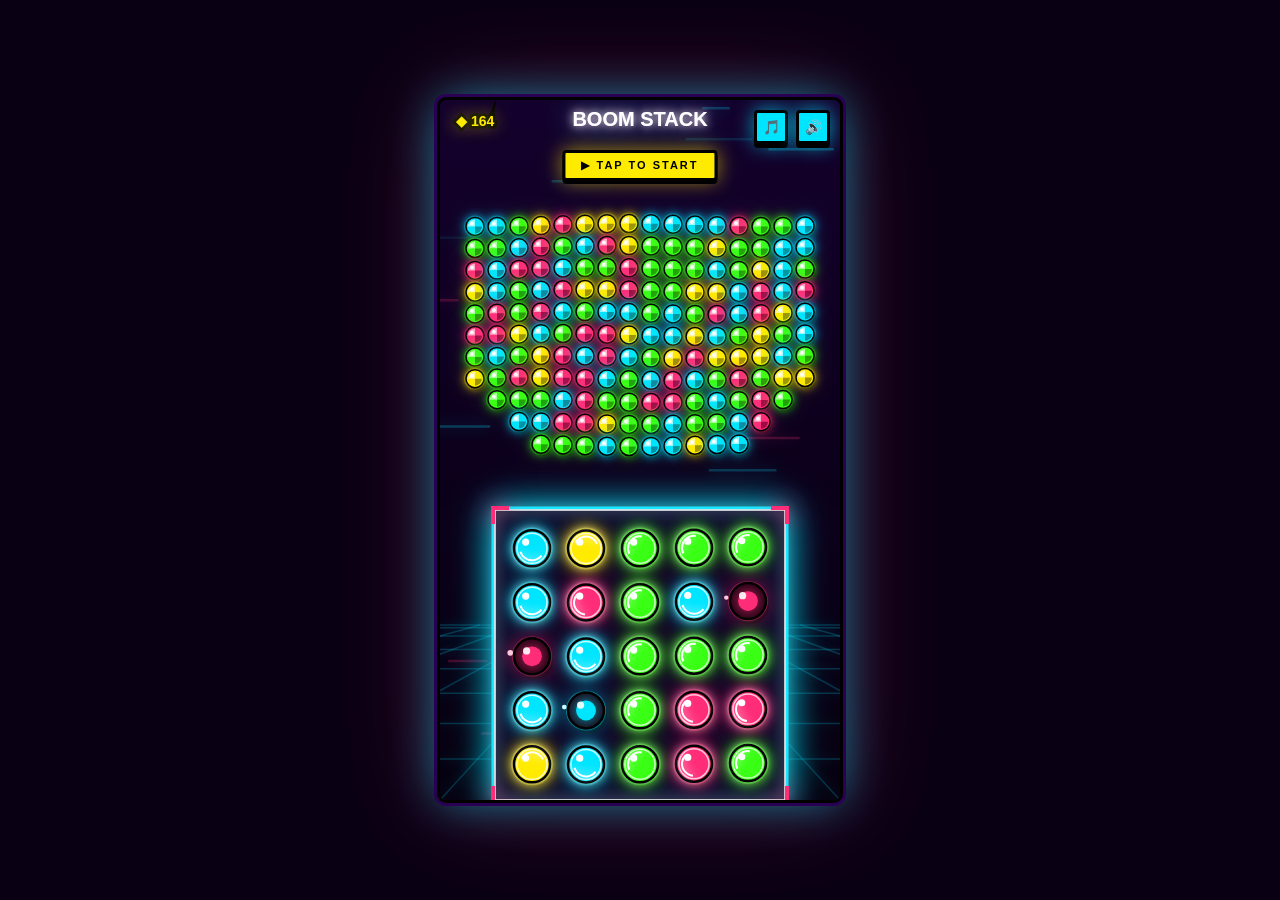
<file: forum/games/boom-stack.html>
<!DOCTYPE html>
<html lang="en">
<head>
<meta charset="UTF-8">
<meta name="viewport" content="width=device-width, initial-scale=1.0, user-scalable=no">
<title>Boom Stack — Mixed Specials</title>
<style>
  * { margin: 0; padding: 0; box-sizing: border-box; }
  html, body {
    background: #0a0014;
    display: flex;
    justify-content: center;
    align-items: center;
    height: 100vh;
    width: 100%;
    font-family: 'Arial Black', 'Arial', sans-serif;
    overflow: hidden;
    touch-action: none;
  }
  #gameContainer {
    position: relative;
    width: 400px;
    height: 700px;
    background: #140024;
    overflow: hidden;
    border-radius: 6px;
    box-shadow:
      0 0 0 3px #000,
      0 0 0 6px #2a0055,
      0 0 50px rgba(0, 229, 255, 0.6),
      0 0 100px rgba(255, 45, 120, 0.3);
  }
  canvas { display: block; }

  #audioControls {
    position: absolute;
    top: 10px; right: 10px;
    display: flex;
    gap: 8px;
    z-index: 20;
  }
  .audioBtn {
    width: 34px; height: 34px;
    border-radius: 4px;
    border: 3px solid #000;
    background: #00e5ff;
    color: #000;
    font-size: 14px;
    cursor: pointer;
    display: flex;
    align-items: center;
    justify-content: center;
    box-shadow: 0 4px 0 #000, 0 0 20px rgba(0, 229, 255, 0.7);
    transition: all 0.1s;
    font-weight: 900;
  }
  .audioBtn:hover { transform: translateY(-2px); box-shadow: 0 6px 0 #000, 0 0 30px rgba(0, 229, 255, 1); }
  .audioBtn:active { transform: translateY(2px); box-shadow: 0 2px 0 #000; }
  .audioBtn.off {
    background: #444;
    color: #999;
    box-shadow: 0 4px 0 #000;
  }

  .overlay {
    display: none;
    position: absolute;
    top: 0; left: 0; right: 0; bottom: 0;
    background: rgba(10, 0, 20, 0.94);
    flex-direction: column;
    align-items: center;
    justify-content: center;
    z-index: 10;
  }
  .overlay.show { display: flex; }
  .overlay h1 {
    font-size: 42px; font-weight: 900; letter-spacing: 4px;
    color: #ff2d78;
    -webkit-text-stroke: 3px #000;
    text-shadow: 0 4px 0 #000, 0 0 30px rgba(255, 45, 120, 0.9);
    margin-bottom: 12px; text-align: center;
  }
  .overlay h1.win {
    color: #39ff14;
    text-shadow: 0 4px 0 #000, 0 0 30px rgba(57, 255, 20, 0.9);
  }
  .overlay .icon {
    font-size: 90px; margin: 16px 0;
    filter: drop-shadow(0 6px 0 #000) drop-shadow(0 0 30px rgba(255, 45, 120, 0.9));
    animation: bounce 0.9s ease-in-out infinite;
  }
  .overlay .icon.win {
    filter: drop-shadow(0 6px 0 #000) drop-shadow(0 0 30px rgba(57, 255, 20, 0.9));
    animation: spin 2s linear infinite;
  }
  @keyframes bounce {
    0%, 100% { transform: translateY(0) rotate(-5deg); }
    50%      { transform: translateY(-15px) rotate(5deg); }
  }
  @keyframes spin { 0% { transform: rotate(0deg); } 100% { transform: rotate(360deg); } }
  .overlay p {
    color: #fff; font-size: 16px; font-weight: 900; letter-spacing: 2px;
    margin-bottom: 28px; text-align: center;
    -webkit-text-stroke: 1px #000; text-shadow: 0 2px 0 #000, 0 0 15px rgba(0,229,255,0.7);
    max-width: 85%; line-height: 1.5;
  }
  .overlay button {
    padding: 16px 48px; font-size: 20px; font-weight: 900; letter-spacing: 3px;
    background: #39ff14; color: #000;
    border: 3px solid #000; border-radius: 4px; cursor: pointer;
    box-shadow: 0 6px 0 #000, 0 0 30px rgba(57, 255, 20, 0.7);
    transition: all 0.1s;
  }
  .overlay button:hover { transform: translateY(-2px); box-shadow: 0 8px 0 #000, 0 0 40px rgba(57, 255, 20, 1); }
  .overlay button:active { transform: translateY(4px); box-shadow: 0 2px 0 #000; }

  #combo {
    position: absolute; top: 50%; left: 50%;
    transform: translate(-50%, -50%);
    font-size: 54px; font-weight: 900; letter-spacing: 3px;
    color: #ffeb00;
    -webkit-text-stroke: 4px #000;
    text-shadow: 0 6px 0 #000, 0 0 30px rgba(255, 235, 0, 0.9), 0 0 60px rgba(255, 100, 0, 0.6);
    pointer-events: none; opacity: 0; z-index: 5; transition: opacity 0.3s;
  }
  #combo.pop { animation: comboPop 0.5s ease-out; }
  @keyframes comboPop {
    0%   { transform: translate(-50%, -50%) scale(0.3) rotate(-10deg); }
    60%  { transform: translate(-50%, -50%) scale(1.3) rotate(5deg); }
    100% { transform: translate(-50%, -50%) scale(1) rotate(0); }
  }
  #audioHint {
    position: absolute; top: 50px; left: 50%; transform: translateX(-50%);
    font-size: 11px; font-weight: 900; letter-spacing: 2px; color: #000;
    background: #ffeb00; padding: 6px 16px; border-radius: 4px;
    border: 3px solid #000; box-shadow: 0 3px 0 #000, 0 0 20px rgba(255, 235, 0, 0.6);
    z-index: 15; pointer-events: none; transition: opacity 0.4s;
  }
  #audioHint.hidden { opacity: 0; }
</style>
</head>
<body>
<div id="gameContainer">
  <canvas id="gameCanvas" width="400" height="700"></canvas>
  <div id="audioHint">▶ TAP TO START</div>
  
  <div id="audioControls">
    <button id="musicBtn" class="audioBtn" title="Toggle Music">🎵</button>
    <button id="sfxBtn" class="audioBtn" title="Toggle SFX">🔊</button>
  </div>
  
  <div id="combo"></div>

  <div id="gameOver" class="overlay">
    <h1>GAME OVER</h1>
    <div class="icon">💀</div>
    <p>NO MOVES LEFT</p>
    <button onclick="restartGame()">TRY AGAIN</button>
  </div>

  <div id="winScreen" class="overlay">
    <h1 class="win">LEVEL COMPLETE!</h1>
    <div class="icon win">⭐</div>
    <p>YOU CLEARED THE HEART</p>
    <button onclick="restartGame()">PLAY AGAIN</button>
  </div>
</div>

<script>
/* ============================================================
   AUDIO ENGINE
   ============================================================ */
const AudioEng = (() => {
  let ctx = null, master = null, musicGain = null, sfxGain = null;
  let musicMuted = false, sfxMuted = false, unlocked = false, musicScheduled = false;
  let barIndex = 0, musicTimer = null;
  const BAR_DUR = 2.0;

  function init() {
    if (ctx) return;
    const AC = window.AudioContext || window.webkitAudioContext;
    if (!AC) return;
    ctx = new AC();
    
    const compressor = ctx.createDynamicsCompressor();
    compressor.threshold.value = -12;
    compressor.knee.value = 30;
    compressor.ratio.value = 12;
    compressor.attack.value = 0.003;
    compressor.release.value = 0.25;
    compressor.connect(ctx.destination);

    master = ctx.createGain(); master.gain.value = 0.8; master.connect(compressor);
    musicGain = ctx.createGain(); musicGain.gain.value = 0.12; musicGain.connect(master);
    sfxGain = ctx.createGain(); sfxGain.gain.value = 0.7; sfxGain.connect(master);
  }
  
  function unlock() {
    init();
    if (!ctx) return;
    if (ctx.state === 'suspended') ctx.resume();
    unlocked = true;
    if (!musicScheduled) { musicScheduled = true; startMusic(); }
  }

  function setMusicMuted(m) {
    musicMuted = m;
    if (!ctx) return;
    musicGain.gain.setTargetAtTime(m ? 0 : 0.12, ctx.currentTime, 0.05);
  }
  function setSfxMuted(m) {
    sfxMuted = m;
    if (!ctx) return;
    sfxGain.gain.setTargetAtTime(m ? 0 : 0.7, ctx.currentTime, 0.05);
  }

  function isMusicMuted() { return musicMuted; }
  function isSfxMuted() { return sfxMuted; }

  function tone({ freq = 440, dur = 0.2, type = 'sine', gain = 0.3,
                  attack = 0.005, release = 0.1, detune = 0,
                  target = sfxGain, slideTo = null }) {
    if (!ctx) return;
    const t0 = ctx.currentTime;
    const osc = ctx.createOscillator();
    const g = ctx.createGain();
    const filter = ctx.createBiquadFilter();
    
    osc.type = type;
    osc.frequency.setValueAtTime(freq, t0);
    osc.detune.setValueAtTime(detune, t0);
    
    if (slideTo != null) {
      osc.frequency.exponentialRampToValueAtTime(Math.max(20, slideTo), t0 + dur);
    }

    filter.type = 'lowpass';
    filter.frequency.setValueAtTime(freq * 3, t0);
    filter.frequency.exponentialRampToValueAtTime(Math.max(100, freq), t0 + dur);

    g.gain.setValueAtTime(0, t0);
    g.gain.linearRampToValueAtTime(gain, t0 + attack);
    g.gain.exponentialRampToValueAtTime(0.0001, t0 + dur + release);
    
    osc.connect(filter);
    filter.connect(g); 
    g.connect(target);
    
    osc.start(t0); 
    osc.stop(t0 + dur + release + 0.05);
  }

  function noiseBurst({ dur = 0.2, gain = 0.3, filterFreq = 2000,
                        filterEnd = 200, filterType = 'bandpass', target = sfxGain }) {
    if (!ctx) return;
    const t0 = ctx.currentTime;
    const len = Math.floor(ctx.sampleRate * dur);
    const buf = ctx.createBuffer(1, len, ctx.sampleRate);
    const data = buf.getChannelData(0);
    for (let i = 0; i < len; i++) data[i] = Math.random() * 2 - 1;
    
    const src = ctx.createBufferSource(); src.buffer = buf;
    const filter = ctx.createBiquadFilter();
    filter.type = filterType;
    filter.frequency.setValueAtTime(filterFreq, t0);
    filter.frequency.exponentialRampToValueAtTime(Math.max(20, filterEnd), t0 + dur);
    filter.Q.value = 1.5;
    
    const g = ctx.createGain();
    g.gain.setValueAtTime(gain, t0);
    g.gain.exponentialRampToValueAtTime(0.0001, t0 + dur);
    
    src.connect(filter); filter.connect(g); g.connect(target);
    src.start(t0); src.stop(t0 + dur + 0.02);
  }

  const SFX = {
    pickup() { 
      tone({ freq: 800, slideTo: 1200, dur: 0.08, type: 'sine', gain: 0.2 }); 
      tone({ freq: 1600, dur: 0.04, type: 'triangle', gain: 0.1, release: 0.05 }); 
    },
    connect(step) {
      const base = 400 + Math.min(step, 15) * 60;
      tone({ freq: base, dur: 0.1, type: 'triangle', gain: 0.15, release: 0.05 });
      tone({ freq: base * 2, dur: 0.08, type: 'sine', gain: 0.08 });
    },
    blast() {
      noiseBurst({ dur: 0.15, gain: 0.4, filterFreq: 3000, filterEnd: 400 });
      tone({ freq: 400, slideTo: 100, dur: 0.2, type: 'sawtooth', gain: 0.2, release: 0.1 });
    },
    destroy() {
      tone({ freq: 150, slideTo: 60, dur: 0.15, type: 'sine', gain: 0.4, release: 0.1 });
      noiseBurst({ dur: 0.08, gain: 0.3, filterFreq: 4000, filterEnd: 1000 });
      const f = 880 + Math.random() * 400;
      tone({ freq: f, dur: 0.25, type: 'sine', gain: 0.15, release: 0.2 });
      tone({ freq: f * 1.5, dur: 0.2, type: 'triangle', gain: 0.1, release: 0.15 });
    },
    collision() {
      noiseBurst({ dur: 0.1, gain: 0.5, filterFreq: 1500, filterEnd: 200 });
      tone({ freq: 250, slideTo: 80, dur: 0.1, type: 'square', gain: 0.2, release: 0.05 });
    },
    star() {
      [880, 1108, 1318, 1760].forEach((f, i) => {
        setTimeout(() => {
          tone({ freq: f, dur: 0.3, type: 'sine', gain: 0.15, release: 0.2 });
          tone({ freq: f * 1.5, dur: 0.25, type: 'triangle', gain: 0.1, release: 0.15 });
        }, i * 60);
      });
    },
    bomb() {
      noiseBurst({ dur: 0.4, gain: 0.6, filterFreq: 800, filterEnd: 50 });
      tone({ freq: 100, slideTo: 30, dur: 0.5, type: 'sine', gain: 0.5, release: 0.3 });
    },
    slide() {
      tone({ freq: 200, slideTo: 400, dur: 0.12, type: 'sine', gain: 0.1, release: 0.1 });
    },
    combo(level) {
      const base = 523.25;
      [1, 1.25, 1.5, 2].forEach((m, i) => {
        setTimeout(() => {
          tone({ freq: base * m, dur: 0.25, type: 'triangle', gain: 0.15, release: 0.2 });
        }, i * 60);
      });
    },
    gameOver() {
      tone({ freq: 300, slideTo: 50, dur: 1.2, type: 'sawtooth', gain: 0.3, release: 0.5 });
      tone({ freq: 150, slideTo: 40, dur: 1.5, type: 'sine', gain: 0.3, release: 0.5 });
    },
    victory() {
      [523.25, 659.25, 783.99, 1046.5, 1318.5, 1567.98].forEach((f, i) => {
        setTimeout(() => {
          tone({ freq: f, dur: 0.4, type: 'triangle', gain: 0.2, release: 0.3 });
        }, i * 100);
      });
    }
  };

  const CHORDS = [
    { root: 220.00, notes: [220.00, 261.63, 329.63] },
    { root: 174.61, notes: [174.61, 220.00, 261.63] },
    { root: 130.81, notes: [130.81, 164.81, 196.00] },
    { root: 196.00, notes: [196.00, 246.94, 293.66] }
  ];
  const ARP_NOTES = [
    [523.25, 659.25, 783.99, 659.25],
    [440.00, 523.25, 659.25, 523.25],
    [392.00, 523.25, 659.25, 523.25],
    [493.88, 587.33, 783.99, 587.33]
  ];

  function scheduleBar(startTime) {
    const chord = CHORDS[barIndex % CHORDS.length];
    const arp = ARP_NOTES[barIndex % ARP_NOTES.length];
    
    chord.notes.forEach((f, i) => {
      const osc = ctx.createOscillator();
      const g = ctx.createGain();
      const filter = ctx.createBiquadFilter();
      filter.type = 'lowpass'; filter.frequency.value = 1000;
      osc.type = 'triangle'; osc.frequency.value = f;
      osc.detune.value = (i - 1) * 6;
      g.gain.setValueAtTime(0.0001, startTime);
      g.gain.exponentialRampToValueAtTime(0.06, startTime + 0.4);
      g.gain.exponentialRampToValueAtTime(0.0001, startTime + BAR_DUR * 0.95);
      osc.connect(filter); filter.connect(g); g.connect(musicGain);
      osc.start(startTime); osc.stop(startTime + BAR_DUR);
    });
    
    for (let b = 0; b < 4; b++) {
      const t = startTime + b * (BAR_DUR / 4);
      const osc = ctx.createOscillator(); const g = ctx.createGain();
      osc.type = 'sine'; osc.frequency.value = chord.root / 2;
      g.gain.setValueAtTime(0.0001, t);
      g.gain.exponentialRampToValueAtTime(0.15, t + 0.01);
      g.gain.exponentialRampToValueAtTime(0.0001, t + 0.25);
      osc.connect(g); g.connect(musicGain);
      osc.start(t); osc.stop(t + 0.3);
    }
    
    for (let i = 0; i < 16; i++) {
      const t = startTime + i * (BAR_DUR / 16);
      const note = arp[i % arp.length];
      const osc = ctx.createOscillator(); const g = ctx.createGain();
      osc.type = 'square'; osc.frequency.value = note;
      const vol = i % 4 === 0 ? 0.04 : 0.02;
      g.gain.setValueAtTime(0.0001, t);
      g.gain.exponentialRampToValueAtTime(vol, t + 0.008);
      g.gain.exponentialRampToValueAtTime(0.0001, t + 0.15);
      osc.connect(g); g.connect(musicGain);
      osc.start(t); osc.stop(t + 0.2);
    }
    barIndex++;
  }

  function startMusic() {
    if (!ctx) return;
    let nextStart = ctx.currentTime + 0.1;
    function tick() {
      if (!ctx) return;
      while (nextStart < ctx.currentTime + BAR_DUR * 1.5) {
        scheduleBar(nextStart);
        nextStart += BAR_DUR;
      }
    }
    tick();
    musicTimer = setInterval(tick, 400);
  }

  return { init, unlock, setMusicMuted, setSfxMuted, isMusicMuted, isSfxMuted, SFX };
})();

/* ============================================================
   GAME
   ============================================================ */
const canvas = document.getElementById('gameCanvas');
const ctx = canvas.getContext('2d');
const W = 400, H = 700;

const COLORS = [
  { name: 'cyan',   hex: '#00e5ff', light: '#c8fbff', dark: '#007a8a', glow: '#00e5ff' },
  { name: 'pink',   hex: '#ff2d78', light: '#ffc8dc', dark: '#8a0038', glow: '#ff2d78' },
  { name: 'green',  hex: '#39ff14', light: '#c8ffbe', dark: '#1a8a00', glow: '#39ff14' },
  { name: 'yellow', hex: '#ffeb00', light: '#fff9c8', dark: '#8a7a00', glow: '#ffeb00' }
];

const HEART_COLS = 16, HEART_ROWS = 13;
const HEART_BLOCK = 22;      
const HEART_RADIUS = 9;      
const HEART_OFFSET_X = 24;   
const HEART_OFFSET_Y = 70;   

const BALL_COLS = 5, BALL_ROWS = 5, BALL_RADIUS = 18; 
const BALL_GRID_X = 65, BALL_GRID_Y = 420, BALL_SPACING = 54; 

const SLIDE_DURATION = 0.15; 
const SLIDE_BOUNCE = 0.15;
const MOVE_COOLDOWN = 150; 
const PROJECTILE_SPEED = 22; 

let heartGrid = [], ballGrid = [];
let isDragging = false, dragPath = [], selectedBalls = [];
let particles = [], flyingBalls = [], shockwaves = [], speedLines = [];
let combo = 0, lastMoveTime = 0, gameOver = false, gameWon = false;
let heartBlocksRemaining = 0, animFrame, frameCount = 0;
let screenFlash = 0, screenFlashColor = '#fff';
let shakeAmount = 0;
let beatPhase = 0;
let impactFlashes = [];

function isHeartBlock(col, row) {
  const cx = HEART_COLS / 2, cy = HEART_ROWS * 0.4;
  const dx = (col - cx + 0.5) / (HEART_COLS / 2);
  const dy = (row - cy) / (HEART_ROWS * 0.6);
  return (dx * dx + dy * dy) < 1.2 && dy > -0.5;
}
function initHeart() {
  heartGrid = []; heartBlocksRemaining = 0;
  for (let r = 0; r < HEART_ROWS; r++) {
    heartGrid[r] = [];
    for (let c = 0; c < HEART_COLS; c++) {
      if (isHeartBlock(c, r)) {
        heartGrid[r][c] = Math.floor(Math.random() * 4);
        heartBlocksRemaining++;
      } else heartGrid[r][c] = -1;
    }
  }
}
function initBallGrid() {
  ballGrid = [];
  for (let r = 0; r < BALL_ROWS; r++) {
    ballGrid[r] = [];
    for (let c = 0; c < BALL_COLS; c++) {
      ballGrid[r][c] = makeBall(Math.floor(Math.random() * 4), r, null);
    }
  }
}
function makeBall(color, targetRow, fromRow, forceType) {
  let type = forceType;
  if (!type) {
    const roll = Math.random();
    if (roll < 0.09) type = 'star';
    else if (roll < 0.18) type = 'bomb';
    else type = 'normal';
  }
  const ball = { color, type, anim: null };
  if (fromRow !== null && fromRow !== targetRow) {
    ball.anim = { fromRow, toRow: targetRow, t: 0 };
  }
  return ball;
}
function restartGame() {
  document.getElementById('gameOver').classList.remove('show');
  document.getElementById('winScreen').classList.remove('show');
  gameOver = false; gameWon = false; combo = 0;
  particles = []; flyingBalls = []; shockwaves = []; speedLines = []; impactFlashes = [];
  selectedBalls = []; dragPath = []; screenFlash = 0; shakeAmount = 0;
  initHeart(); initBallGrid(); initSpeedLines();
  if (animFrame) cancelAnimationFrame(animFrame);
  lastFrameTime = performance.now();
  gameLoop();
}
function initSpeedLines() {
  speedLines = [];
  for (let i = 0; i < 22; i++) {
    speedLines.push({
      x: Math.random() * W, y: Math.random() * H,
      len: 25 + Math.random() * 50,
      speed: 1.5 + Math.random() * 3, 
      alpha: 0.15 + Math.random() * 0.35,
      color: Math.random() < 0.5 ? '#00e5ff' : '#ff2d78'
    });
  }
}

function drawBackground() {
  const pulse = 0.5 + 0.5 * Math.sin(beatPhase);
  const grad = ctx.createLinearGradient(0, 0, 0, H);
  grad.addColorStop(0, `rgb(${20 + pulse * 20}, 0, ${45 + pulse * 30})`);
  grad.addColorStop(0.5, `rgb(${12 + pulse * 12}, 0, ${28 + pulse * 18})`);
  grad.addColorStop(1, `rgb(${6 + pulse * 6}, 0, ${16 + pulse * 12})`);
  ctx.fillStyle = grad;
  ctx.fillRect(0, 0, W, H);

  ctx.save();
  ctx.strokeStyle = `rgba(0, 229, 255, ${0.2 + pulse * 0.15})`;
  ctx.lineWidth = 1.5;
  ctx.shadowColor = '#00e5ff';
  ctx.shadowBlur = 12;
  const horizon = H * 0.75;
  for (let i = -10; i <= 10; i++) {
    ctx.beginPath();
    ctx.moveTo(W / 2 + i * 40, horizon);
    ctx.lineTo(W / 2 + i * 200, H);
    ctx.stroke();
  }
  for (let i = 0; i < 8; i++) {
    const t = i / 8;
    const y = horizon + (H - horizon) * (t * t);
    ctx.beginPath();
    ctx.moveTo(0, y); ctx.lineTo(W, y); ctx.stroke();
  }
  ctx.restore();

  for (const sl of speedLines) {
    sl.x -= sl.speed;
    if (sl.x + sl.len < 0) { sl.x = W + sl.len; sl.y = Math.random() * H; }
    ctx.save();
    ctx.globalAlpha = sl.alpha * (0.5 + pulse * 0.5);
    ctx.strokeStyle = sl.color; ctx.lineWidth = 2.5;
    ctx.shadowColor = sl.color; ctx.shadowBlur = 15;
    ctx.beginPath(); ctx.moveTo(sl.x, sl.y); ctx.lineTo(sl.x + sl.len, sl.y); ctx.stroke();
    ctx.restore();
  }
}

function drawHeart() {
  const pulse = 0.5 + 0.5 * Math.sin(beatPhase);

  ctx.save();
  for (let r = 0; r < HEART_ROWS; r++) {
    for (let c = 0; c < HEART_COLS; c++) {
      if (heartGrid[r][c] < 0) continue;
      
      const bob = Math.sin(frameCount * 0.03 + c * 0.5 + r * 0.3) * 1.5;
      const cx = HEART_OFFSET_X + c * HEART_BLOCK + (HEART_BLOCK / 2);
      const cy = HEART_OFFSET_Y + r * HEART_BLOCK + (HEART_BLOCK / 2) + bob;
      
      const color = COLORS[heartGrid[r][c]];

      ctx.shadowColor = color.glow;
      ctx.shadowBlur = 15 + pulse * 8;
      ctx.fillStyle = color.glow;
      ctx.globalAlpha = 0.25;
      ctx.beginPath();
      ctx.arc(cx, cy, HEART_RADIUS + 2, 0, Math.PI * 2);
      ctx.fill();
      
      ctx.shadowBlur = 0;
      ctx.globalAlpha = 1;
      ctx.fillStyle = 'rgba(0, 0, 0, 0.55)';
      ctx.beginPath();
      ctx.arc(cx + 2, cy + 3, HEART_RADIUS, 0, Math.PI * 2);
      ctx.fill();

      ctx.save();
      ctx.shadowColor = color.glow;
      ctx.shadowBlur = 10 + pulse * 5;
      ctx.fillStyle = color.hex;
      ctx.beginPath();
      ctx.arc(cx, cy, HEART_RADIUS, 0, Math.PI * 2);
      ctx.fill();
      ctx.restore();

      ctx.fillStyle = color.light;
      ctx.globalAlpha = 0.8;
      ctx.beginPath();
      ctx.arc(cx, cy, HEART_RADIUS - 2, Math.PI, Math.PI * 1.5);
      ctx.lineTo(cx, cy);
      ctx.fill();
      
      ctx.fillStyle = color.dark;
      ctx.beginPath();
      ctx.arc(cx, cy, HEART_RADIUS - 2, 0, Math.PI * 0.5);
      ctx.lineTo(cx, cy);
      ctx.fill();
      ctx.globalAlpha = 1;

      ctx.strokeStyle = '#000';
      ctx.lineWidth = 1.5;
      ctx.beginPath();
      ctx.arc(cx, cy, HEART_RADIUS, 0, Math.PI * 2);
      ctx.stroke();

      ctx.fillStyle = '#fff';
      ctx.globalAlpha = 0.9;
      ctx.beginPath();
      ctx.arc(cx - 3, cy - 3, 2, 0, Math.PI * 2);
      ctx.fill();
      ctx.globalAlpha = 1;
    }
  }
  ctx.restore();
}

function ballEasedRow(ball, currentRow) {
  if (!ball.anim) return currentRow;
  const a = ball.anim;
  const p = Math.min(1, a.t / SLIDE_DURATION);
  let e = p * p;
  if (p > 0.85) {
    e = 1 + Math.sin((p - 0.85) / 0.15 * Math.PI) * SLIDE_BOUNCE;
  }
  return a.fromRow + (a.toRow - a.fromRow) * e;
}

function drawBallGrid() {
  const panelW = BALL_COLS * BALL_SPACING + 24; 
  const panelH = BALL_ROWS * BALL_SPACING + 24;
  const pulse = 0.5 + 0.5 * Math.sin(beatPhase);

  ctx.save();
  ctx.shadowColor = '#00e5ff';
  ctx.shadowBlur = 35 + pulse * 15;
  ctx.fillStyle = '#0d0020';
  ctx.fillRect(BALL_GRID_X - 12, BALL_GRID_Y - 12, panelW, panelH);
  ctx.restore();

  ctx.save();
  ctx.shadowColor = '#00e5ff'; ctx.shadowBlur = 30 + pulse * 12;
  ctx.strokeStyle = '#00e5ff'; ctx.lineWidth = 3;
  ctx.strokeRect(BALL_GRID_X - 12, BALL_GRID_Y - 12, panelW, panelH);
  ctx.restore();

  ctx.save();
  ctx.shadowColor = '#fff'; ctx.shadowBlur = 12;
  ctx.strokeStyle = '#fff'; ctx.lineWidth = 1.5;
  ctx.strokeRect(BALL_GRID_X - 10, BALL_GRID_Y - 10, panelW - 4, panelH - 4);
  ctx.restore();

  ctx.save();
  ctx.strokeStyle = '#ff2d78'; ctx.lineWidth = 4;
  ctx.shadowColor = '#ff2d78'; ctx.shadowBlur = 25;
  const corners = [
    [BALL_GRID_X - 12, BALL_GRID_Y - 12, 1, 1],
    [BALL_GRID_X - 12 + panelW, BALL_GRID_Y - 12, -1, 1],
    [BALL_GRID_X - 12, BALL_GRID_Y - 12 + panelH, 1, -1],
    [BALL_GRID_X - 12 + panelW, BALL_GRID_Y - 12 + panelH, -1, -1]
  ];
  for (const [x, y, sx, sy] of corners) {
    ctx.beginPath();
    ctx.moveTo(x + sx * 16, y); ctx.lineTo(x, y); ctx.lineTo(x, y + sy * 16);
    ctx.stroke();
  }
  ctx.restore();

  for (let r = 0; r < BALL_ROWS; r++) {
    for (let c = 0; c < BALL_COLS; c++) {
      const ball = ballGrid[r][c];
      if (!ball) continue;

      const visualRow = ballEasedRow(ball, r);
      const floatBob = Math.sin(frameCount * 0.05 + c * 0.5) * 1.5;
      const x = BALL_GRID_X + c * BALL_SPACING + BALL_SPACING / 2;
      const y = BALL_GRID_Y + visualRow * BALL_SPACING + BALL_SPACING / 2 + floatBob;

      const isSelected = selectedBalls.some(b => b.r === r && b.c === c);
      drawBall(x, y, ball, isSelected, pulse);
    }
  }
}

function drawBall(x, y, ball, isSelected, pulse) {
  const color = COLORS[ball.color];
  const rad = BALL_RADIUS;

  ctx.fillStyle = 'rgba(0,0,0,0.55)';
  ctx.beginPath(); ctx.arc(x + 3, y + 5, rad, 0, Math.PI * 2); ctx.fill();

  if (ball.type === 'star') {
    ctx.save();
    const halo = ctx.createRadialGradient(x, y, 0, x, y, rad + 10);
    halo.addColorStop(0, 'rgba(255,255,255,0.9)');
    halo.addColorStop(0.4, color.hex + '88');
    halo.addColorStop(1, 'rgba(0,0,0,0)');
    ctx.fillStyle = halo;
    ctx.beginPath(); ctx.arc(x, y, rad + 10, 0, Math.PI * 2); ctx.fill();
    ctx.restore();

    ctx.fillStyle = color.dark;
    ctx.beginPath(); ctx.arc(x, y, rad, 0, Math.PI * 2); ctx.fill();

    const rot = frameCount * 0.05;
    for (let i = 0; i < 12; i++) {
      const a0 = rot + i * Math.PI / 6;
      const a1 = a0 + Math.PI / 6 + 0.01;
      const isEven = i % 2 === 0;
      ctx.fillStyle = isEven ? color.hex : color.light;
      ctx.beginPath();
      ctx.arc(x, y, rad, a0, a1);
      ctx.arc(x, y, rad - 4, a1, a0, true);
      ctx.closePath();
      ctx.fill();
    }

    const starRot = frameCount * 0.03;
    ctx.save();
    ctx.translate(x, y);
    ctx.rotate(starRot);
    ctx.fillStyle = color.hex;
    ctx.shadowColor = color.glow;
    ctx.shadowBlur = 15;
    ctx.beginPath();
    for (let i = 0; i < 10; i++) {
      const ang = i * Math.PI / 5 - Math.PI / 2;
      const rr = i % 2 === 0 ? rad * 0.65 : rad * 0.28;
      const px = Math.cos(ang) * rr;
      const py = Math.sin(ang) * rr;
      if (i === 0) ctx.moveTo(px, py); else ctx.lineTo(px, py);
    }
    ctx.closePath();
    ctx.fill();
    ctx.fillStyle = '#fff';
    ctx.beginPath(); ctx.arc(0, 0, 4, 0, Math.PI * 2); ctx.fill();
    ctx.restore();

    ctx.strokeStyle = '#000'; ctx.lineWidth = 2.5;
    ctx.beginPath(); ctx.arc(x, y, rad, 0, Math.PI * 2); ctx.stroke();

  } else if (ball.type === 'bomb') {
    const auraSize = rad + 4 + Math.sin(frameCount * 0.2) * 2;
    ctx.save();
    ctx.shadowColor = color.glow;
    ctx.shadowBlur = 25;
    ctx.fillStyle = color.hex + '66';
    ctx.beginPath(); ctx.arc(x, y, auraSize, 0, Math.PI * 2); ctx.fill();
    ctx.restore();

    ctx.fillStyle = '#1a0010';
    ctx.beginPath(); ctx.arc(x, y, rad, 0, Math.PI * 2); ctx.fill();

    ctx.save();
    const corePulse = 0.6 + 0.4 * Math.sin(frameCount * 0.3);
    ctx.shadowColor = color.glow;
    ctx.shadowBlur = 20 * corePulse;
    ctx.fillStyle = color.hex;
    ctx.beginPath(); ctx.arc(x, y, rad * 0.55, 0, Math.PI * 2); ctx.fill();
    ctx.restore();

    ctx.fillStyle = 'rgba(255,255,255,0.9)';
    ctx.beginPath(); ctx.arc(x - rad * 0.3, y - rad * 0.3, rad * 0.2, 0, Math.PI * 2); ctx.fill();

    const sparkAng = frameCount * 0.15;
    const sparkX = x + Math.cos(sparkAng) * (rad + 4);
    const sparkY = y + Math.sin(sparkAng) * (rad + 4);
    ctx.save();
    ctx.shadowColor = color.glow;
    ctx.shadowBlur = 15;
    ctx.fillStyle = color.light;
    ctx.beginPath(); ctx.arc(sparkX, sparkY, 2 + Math.random() * 2, 0, Math.PI * 2); ctx.fill();
    ctx.restore();

    ctx.strokeStyle = '#000'; ctx.lineWidth = 2.5;
    ctx.beginPath(); ctx.arc(x, y, rad, 0, Math.PI * 2); ctx.stroke();

  } else {
    ctx.save();
    ctx.shadowColor = color.glow;
    ctx.shadowBlur = isSelected ? 35 + pulse * 10 : 18 + pulse * 6;
    ctx.fillStyle = color.glow;
    ctx.globalAlpha = isSelected ? 0.55 : 0.35;
    ctx.beginPath(); ctx.arc(x, y, rad + 3, 0, Math.PI * 2); ctx.fill();
    ctx.restore();
    ctx.globalAlpha = 1;

    ctx.save();
    ctx.shadowColor = color.glow;
    ctx.shadowBlur = isSelected ? 30 + pulse * 10 : 18 + pulse * 6;
    ctx.beginPath(); ctx.arc(x, y, rad, 0, Math.PI * 2);
    ctx.fillStyle = color.hex; ctx.fill();
    ctx.restore();

    ctx.save();
    ctx.shadowColor = color.light;
    ctx.shadowBlur = isSelected ? 20 : 10;
    ctx.beginPath(); ctx.arc(x, y, rad, 0, Math.PI * 2);
    ctx.fillStyle = color.hex; ctx.fill();
    ctx.restore();

    ctx.strokeStyle = '#000'; ctx.lineWidth = 2.5;
    ctx.beginPath(); ctx.arc(x, y, rad, 0, Math.PI * 2); ctx.stroke();

    ctx.strokeStyle = color.light; ctx.lineWidth = 1.5;
    ctx.beginPath(); ctx.arc(x, y, rad - 3, 0, Math.PI * 2); ctx.stroke();

    const arcRot = frameCount * 0.03 + ball.color;
    ctx.save();
    ctx.shadowColor = '#fff'; ctx.shadowBlur = 10;
    ctx.strokeStyle = '#fff'; ctx.lineWidth = 2;
    ctx.beginPath(); ctx.arc(x, y, rad - 6, arcRot, arcRot + Math.PI * 0.7); ctx.stroke();
    ctx.restore();

    ctx.fillStyle = '#fff';
    ctx.beginPath(); ctx.arc(x - rad * 0.35, y - rad * 0.35, rad * 0.2, 0, Math.PI * 2); ctx.fill();
  }

  if (isSelected) {
    ctx.save();
    ctx.strokeStyle = '#fff'; ctx.lineWidth = 3;
    ctx.shadowColor = '#fff'; ctx.shadowBlur = 25 + pulse * 10;
    ctx.beginPath(); ctx.arc(x, y, rad + 4, 0, Math.PI * 2); ctx.stroke();
    ctx.restore();
  }
}

function drawDragPath() {
  if (dragPath.length < 2) return;
  
  const firstBall = ballGrid[dragPath[0].r][dragPath[0].c];
  if (!firstBall) return;
  
  let lineColor = COLORS[firstBall.color]; 

  const pts = dragPath.map(b => ({
    x: BALL_GRID_X + b.c * BALL_SPACING + BALL_SPACING / 2,
    y: BALL_GRID_Y + b.r * BALL_SPACING + BALL_SPACING / 2
  }));

  ctx.save();
  ctx.strokeStyle = lineColor.glow;
  ctx.lineWidth = 24;
  ctx.lineCap = 'round'; ctx.lineJoin = 'round';
  ctx.shadowColor = lineColor.glow;
  ctx.shadowBlur = 60;
  ctx.globalAlpha = 0.3;
  ctx.beginPath();
  pts.forEach((p, i) => i === 0 ? ctx.moveTo(p.x, p.y) : ctx.lineTo(p.x, p.y));
  ctx.stroke();
  ctx.restore();

  ctx.strokeStyle = '#000'; 
  ctx.lineWidth = 14;
  ctx.lineCap = 'round'; ctx.lineJoin = 'round';
  ctx.beginPath();
  pts.forEach((p, i) => i === 0 ? ctx.moveTo(p.x, p.y) : ctx.lineTo(p.x, p.y));
  ctx.stroke();

  ctx.save();
  ctx.strokeStyle = lineColor.hex; 
  ctx.lineWidth = 8;
  ctx.lineCap = 'round'; ctx.lineJoin = 'round';
  ctx.shadowColor = lineColor.glow; 
  ctx.shadowBlur = 30;
  ctx.beginPath();
  pts.forEach((p, i) => i === 0 ? ctx.moveTo(p.x, p.y) : ctx.lineTo(p.x, p.y));
  ctx.stroke();
  ctx.restore();

  ctx.save();
  ctx.strokeStyle = '#fff';
  ctx.lineWidth = 3;
  ctx.lineCap = 'round'; ctx.lineJoin = 'round';
  ctx.setLineDash([8, 12]);
  ctx.lineDashOffset = -frameCount * 5; 
  ctx.shadowColor = '#fff';
  ctx.shadowBlur = 15;
  ctx.beginPath();
  pts.forEach((p, i) => i === 0 ? ctx.moveTo(p.x, p.y) : ctx.lineTo(p.x, p.y));
  ctx.stroke();
  ctx.restore();

  for (const p of pts) {
    ctx.save();
    ctx.shadowColor = '#fff'; 
    ctx.shadowBlur = 20;
    ctx.fillStyle = '#fff'; 
    ctx.strokeStyle = '#000'; 
    ctx.lineWidth = 2;
    ctx.beginPath(); 
    ctx.arc(p.x, p.y, 5, 0, Math.PI * 2); 
    ctx.fill(); 
    ctx.stroke();
    ctx.restore();
  }
}

function updateFlyingBalls(dt) {
  for (let i = flyingBalls.length - 1; i >= 0; i--) {
    const fb = flyingBalls[i];
    fb.x += fb.vx; fb.y += fb.vy;
    fb.vy += 0.05;
    fb.life -= 0.015; 
    fb.trail.push({ x: fb.x, y: fb.y });
    if (fb.trail.length > 8) fb.trail.shift();

    if (fb.target && heartGrid[fb.target.r][fb.target.c] >= 0) {
      const dx = fb.x - fb.target.x;
      const dy = fb.y - fb.target.y;
      const dist = Math.hypot(dx, dy);
      const hitRadius = fb.size + HEART_RADIUS;

      if (dist < hitRadius) {
        if (fb.ballType === 'star') {
          destroyAllOfColor(fb.color, fb.target.x, fb.target.y);
          AudioEng.SFX.star();
          screenFlash = 0.5;
          screenFlashColor = '#fff';
          shakeAmount = Math.min(shakeAmount + 8, 16);
        } else if (fb.ballType === 'bomb') {
          destroyArea(fb.target.r, fb.target.c, 1, fb.target.x, fb.target.y);
          AudioEng.SFX.bomb();
          shakeAmount = Math.min(shakeAmount + 8, 16);
          screenFlash = 0.3;
          screenFlashColor = '#ff2d78';
        } else {
          heartGrid[fb.target.r][fb.target.c] = -1;
          heartBlocksRemaining--;
          const color = COLORS[fb.color];
          spawnParticles(fb.target.x, fb.target.y, color.hex, 16);
          spawnShockwave(fb.target.x, fb.target.y, color.light);
          impactFlashes.push({ x: fb.target.x, y: fb.target.y, color: color.light, life: 1 });
          shakeAmount = Math.min(shakeAmount + 5, 14);
          AudioEng.SFX.collision();
          AudioEng.SFX.destroy();
        }

        flyingBalls.splice(i, 1);
        checkWin();
        continue;
      }
    } else if (fb.target && heartGrid[fb.target.r][fb.target.c] < 0) {
      flyingBalls.splice(i, 1);
      continue;
    }

    if (fb.life <= 0) flyingBalls.splice(i, 1);
  }
}

function destroyAllOfColor(colorIdx, originX, originY) {
  const color = COLORS[colorIdx];
  let count = 0;
  for (let r = 0; r < HEART_ROWS; r++) {
    for (let c = 0; c < HEART_COLS; c++) {
      if (heartGrid[r][c] === colorIdx) {
        heartGrid[r][c] = -1;
        heartBlocksRemaining--;
        count++;
        const x = HEART_OFFSET_X + c * HEART_BLOCK + HEART_BLOCK / 2;
        const y = HEART_OFFSET_Y + r * HEART_BLOCK + HEART_BLOCK / 2;
        spawnParticles(x, y, color.hex, 8);
        if (count % 3 === 0) spawnShockwave(x, y, color.light);
      }
    }
  }
  spawnShockwave(originX, originY, color.light);
  impactFlashes.push({ x: originX, y: originY, color: '#fff', life: 1.2 });
}

function destroyArea(centerR, centerC, radius, originX, originY) {
  for (let r = centerR - radius; r <= centerR + radius; r++) {
    for (let c = centerC - radius; c <= centerC + radius; c++) {
      if (r < 0 || r >= HEART_ROWS || c < 0 || c >= HEART_COLS) continue;
      if (heartGrid[r][c] < 0) continue;
      heartGrid[r][c] = -1;
      heartBlocksRemaining--;
      const x = HEART_OFFSET_X + c * HEART_BLOCK + HEART_BLOCK / 2;
      const y = HEART_OFFSET_Y + r * HEART_BLOCK + HEART_BLOCK / 2;
      spawnParticles(x, y, '#ff2d78', 10);
    }
  }
  spawnShockwave(originX, originY, '#ff2d78');
  spawnShockwave(originX, originY, '#fff');
  impactFlashes.push({ x: originX, y: originY, color: '#ff2d78', life: 1.2 });
}

function drawFlyingBalls() {
  for (const fb of flyingBalls) {
    const color = COLORS[fb.color];

    for (let t = 0; t < fb.trail.length; t++) {
      const tr = fb.trail[t];
      const a = (t / fb.trail.length) * 0.7 * Math.max(0, fb.life);
      ctx.globalAlpha = a;
      ctx.fillStyle = color.hex;
      ctx.shadowColor = color.glow;
      ctx.shadowBlur = 18;
      ctx.beginPath();
      ctx.arc(tr.x, tr.y, fb.size * (t / fb.trail.length) * 0.95, 0, Math.PI * 2);
      ctx.fill();
    }
    ctx.globalAlpha = 1;
    ctx.shadowBlur = 0;

    ctx.save();
    ctx.shadowColor = color.glow;
    ctx.shadowBlur = 45;
    ctx.fillStyle = color.glow;
    ctx.globalAlpha = 0.5;
    ctx.beginPath(); ctx.arc(fb.x, fb.y, fb.size + 4, 0, Math.PI * 2); ctx.fill();
    ctx.restore();
    ctx.globalAlpha = 1;

    ctx.save();
    ctx.shadowColor = color.glow; ctx.shadowBlur = 35;
    ctx.fillStyle = color.hex;
    ctx.beginPath(); ctx.arc(fb.x, fb.y, fb.size, 0, Math.PI * 2); ctx.fill();
    ctx.shadowColor = color.light; ctx.shadowBlur = 18;
    ctx.beginPath(); ctx.arc(fb.x, fb.y, fb.size, 0, Math.PI * 2); ctx.fill();
    ctx.restore();

    ctx.strokeStyle = '#000'; ctx.lineWidth = 2.5;
    ctx.beginPath(); ctx.arc(fb.x, fb.y, fb.size, 0, Math.PI * 2); ctx.stroke();

    if (fb.ballType === 'star') {
      ctx.fillStyle = color.hex;
      ctx.shadowColor = color.glow; ctx.shadowBlur = 15;
      ctx.beginPath();
      for (let i = 0; i < 10; i++) {
        const ang = i * Math.PI / 5 - Math.PI / 2;
        const rr = i % 2 === 0 ? fb.size * 0.6 : fb.size * 0.25;
        const px = fb.x + Math.cos(ang) * rr;
        const py = fb.y + Math.sin(ang) * rr;
        if (i === 0) ctx.moveTo(px, py); else ctx.lineTo(px, py);
      }
      ctx.closePath(); ctx.fill();
      ctx.fillStyle = '#fff';
      ctx.beginPath(); ctx.arc(fb.x, fb.y, 2, 0, Math.PI * 2); ctx.fill();
    } else if (fb.ballType === 'bomb') {
      ctx.fillStyle = color.hex;
      ctx.shadowColor = color.glow; ctx.shadowBlur = 20;
      ctx.beginPath(); ctx.arc(fb.x, fb.y, fb.size * 0.5, 0, Math.PI * 2); ctx.fill();
    } else {
      ctx.fillStyle = '#fff';
      ctx.shadowColor = '#fff'; ctx.shadowBlur = 10;
      ctx.beginPath(); ctx.arc(fb.x - fb.size * 0.3, fb.y - fb.size * 0.3, fb.size * 0.25, 0, Math.PI * 2); ctx.fill();
    }
    ctx.shadowBlur = 0;
  }
}

function drawImpactFlashes() {
  for (let i = impactFlashes.length - 1; i >= 0; i--) {
    const f = impactFlashes[i];
    f.life -= 0.1;
    if (f.life <= 0) { impactFlashes.splice(i, 1); continue; }
    ctx.save();
    ctx.globalAlpha = f.life;
    ctx.shadowColor = f.color;
    ctx.shadowBlur = 50;
    ctx.fillStyle = f.color;
    const sz = 15 * (1 + (1 - f.life) * 2.5);
    ctx.beginPath(); ctx.arc(f.x, f.y, sz, 0, Math.PI * 2); ctx.fill();
    ctx.restore();
  }
  ctx.globalAlpha = 1;
}

function drawParticles() {
  for (let i = particles.length - 1; i >= 0; i--) {
    const p = particles[i];
    p.x += p.vx * 1.5; p.y += p.vy * 1.5; p.vy += 0.4; p.vx *= 0.98;
    p.rot += p.rotSpeed; p.life -= 0.035;
    if (p.life <= 0) { particles.splice(i, 1); continue; }
    ctx.save();
    ctx.globalAlpha = p.life;
    ctx.translate(p.x, p.y); ctx.rotate(p.rot);
    ctx.fillStyle = p.color;
    ctx.shadowColor = p.color; ctx.shadowBlur = 20;
    ctx.fillRect(-p.size / 2, -p.size / 2, p.size, p.size);
    ctx.shadowBlur = 10;
    ctx.fillRect(-p.size / 2, -p.size / 2, p.size, p.size);
    ctx.strokeStyle = '#000'; ctx.lineWidth = 1.5;
    ctx.strokeRect(-p.size / 2, -p.size / 2, p.size, p.size);
    ctx.restore();
  }
  ctx.globalAlpha = 1;
}

function drawShockwaves() {
  for (let i = shockwaves.length - 1; i >= 0; i--) {
    const s = shockwaves[i];
    s.r += s.speed * 1.5; s.life -= 0.06;
    if (s.life <= 0) { shockwaves.splice(i, 1); continue; }
    ctx.save();
    ctx.globalAlpha = s.life;
    ctx.strokeStyle = s.color; ctx.lineWidth = 5;
    ctx.shadowColor = s.color; ctx.shadowBlur = 30;
    ctx.beginPath(); ctx.arc(s.x, s.y, s.r, 0, Math.PI * 2); ctx.stroke();
    ctx.restore();
    ctx.save();
    ctx.globalAlpha = s.life * 0.8;
    ctx.strokeStyle = '#fff'; ctx.lineWidth = 2;
    ctx.shadowColor = '#fff'; ctx.shadowBlur = 15;
    ctx.beginPath(); ctx.arc(s.x, s.y, s.r * 0.85, 0, Math.PI * 2); ctx.stroke();
    ctx.restore();
  }
  ctx.globalAlpha = 1;
  ctx.shadowBlur = 0;
}

function drawHUD() {
  const pulse = 0.5 + 0.5 * Math.sin(beatPhase);
  
  ctx.save();
  ctx.font = '900 20px "Arial Black", sans-serif';
  ctx.textAlign = 'center';
  ctx.shadowColor = '#00e5ff'; ctx.shadowBlur = 28 + pulse * 12;
  ctx.fillStyle = '#00e5ff';
  ctx.fillText('BOOM STACK', W / 2, 26);
  ctx.shadowColor = '#ff2d78'; ctx.shadowBlur = 18;
  ctx.globalAlpha = 0.6; ctx.fillStyle = '#ff2d78';
  ctx.fillText('BOOM STACK', W / 2, 26);
  ctx.globalAlpha = 1;
  ctx.shadowColor = '#fff'; ctx.shadowBlur = 8;
  ctx.fillStyle = '#fff';
  ctx.fillText('BOOM STACK', W / 2, 26);
  ctx.restore();

  ctx.save();
  ctx.font = '900 14px "Arial Black", sans-serif';
  ctx.textAlign = 'left';
  ctx.lineWidth = 5; ctx.strokeStyle = '#000';
  ctx.strokeText(`◆ ${heartBlocksRemaining}`, 16, 26);
  ctx.shadowColor = '#ffeb00'; ctx.shadowBlur = 18;
  ctx.fillStyle = '#ffeb00';
  ctx.fillText(`◆ ${heartBlocksRemaining}`, 16, 26);
  ctx.restore();

  if (combo > 1) {
    ctx.save();
    ctx.font = '900 16px "Arial Black", sans-serif';
    ctx.textAlign = 'right';
    ctx.lineWidth = 5; ctx.strokeStyle = '#000';
    ctx.strokeText(`x${combo}`, W - 16, 26);
    ctx.shadowColor = '#39ff14'; ctx.shadowBlur = 22;
    ctx.fillStyle = '#39ff14';
    ctx.fillText(`x${combo}`, W - 16, 26);
    ctx.restore();
  }
}

function drawScreenFlash() {
  if (screenFlash > 0) {
    ctx.globalAlpha = screenFlash;
    ctx.fillStyle = screenFlashColor;
    ctx.fillRect(0, 0, W, H);
    ctx.globalAlpha = 1;
    screenFlash -= 0.08;
    if (screenFlash < 0) screenFlash = 0;
  }
}

function spawnParticles(x, y, color, count, power = 1) {
  for (let i = 0; i < count; i++) {
    const ang = Math.random() * Math.PI * 2;
    const spd = (2 + Math.random() * 7) * power;
    particles.push({
      x, y,
      vx: Math.cos(ang) * spd, vy: Math.sin(ang) * spd - 3,
      size: 4 + Math.random() * 7, color,
      rot: Math.random() * Math.PI, rotSpeed: (Math.random() - 0.5) * 0.35,
      life: 1
    });
  }
}
function spawnShockwave(x, y, color) {
  shockwaves.push({ x, y, r: 4, speed: 5.5, life: 1, color });
}

function getPointerPos(e) {
  const rect = canvas.getBoundingClientRect();
  const clientX = e.touches?.[0]?.clientX ?? e.clientX;
  const clientY = e.touches?.[0]?.clientY ?? e.clientY;
  return {
    x: (clientX - rect.left) * (W / rect.width),
    y: (clientY - rect.top) * (H / rect.height)
  };
}
function getBallAt(mx, my) {
  for (let r = 0; r < BALL_ROWS; r++) {
    for (let c = 0; c < BALL_COLS; c++) {
      const ball = ballGrid[r][c];
      if (!ball) continue;
      if (ball.anim && ball.anim.t < SLIDE_DURATION * 0.9) continue;
      const floatBob = Math.sin(frameCount * 0.05 + c * 0.5) * 1.5;
      const x = BALL_GRID_X + c * BALL_SPACING + BALL_SPACING / 2;
      const y = BALL_GRID_Y + r * BALL_SPACING + BALL_SPACING / 2 + floatBob;
      if (Math.hypot(mx - x, my - y) < BALL_RADIUS) return { r, c };
    }
  }
  return null;
}
function isAdjacent(a, b) {
  const dr = Math.abs(a.r - b.r);
  const dc = Math.abs(a.c - b.c);
  return Math.max(dr, dc) === 1 && !(dr === 0 && dc === 0);
}
function handleDown(e) {
  AudioEng.unlock();
  document.getElementById('audioHint').classList.add('hidden');
  if (gameOver || gameWon) return;
  const { x: mx, y: my } = getPointerPos(e);
  const ball = getBallAt(mx, my);
  if (ball) {
    isDragging = true; dragPath = [ball]; selectedBalls = [ball];
    AudioEng.SFX.pickup();
  }
}
function handleMove(e) {
  if (!isDragging || gameOver) return;
  const { x: mx, y: my } = getPointerPos(e);
  
  const ball = getBallAt(mx, my);
  if (!ball) return;
  
  const firstBall = ballGrid[dragPath[0].r][dragPath[0].c];
  const thisBall = ballGrid[ball.r][ball.c];
  if (!firstBall || !thisBall) return;

  // ONLY Color matters now (Specials match normals if colors match)
  if (firstBall.color !== thisBall.color) return;

  const last = dragPath[dragPath.length - 1];
  if (isAdjacent(ball, last)) {
    const idx = dragPath.findIndex(b => b.r === ball.r && b.c === ball.c);
    if (idx >= 0) {
      dragPath = dragPath.slice(0, idx + 1);
    } else {
      dragPath.push(ball); 
      AudioEng.SFX.connect(dragPath.length);
    }
    selectedBalls = [...dragPath];
  }
}
function handleUp() {
  if (!isDragging || gameOver || gameWon) return;
  isDragging = false;
  if (dragPath.length >= 2) executeMove();
  dragPath = []; selectedBalls = [];
}

function executeMove() {
  const firstBall = ballGrid[dragPath[0].r][dragPath[0].c];
  if (!firstBall) return;
  
  const blastColor = firstBall.color; 

  // Determine what special effect takes priority based on the chain
  let blastEffect = 'normal';
  let hasBomb = false;
  let hasStar = false;
  for (const bp of dragPath) {
    const ball = ballGrid[bp.r][bp.c];
    if (ball) {
      if (ball.type === 'bomb') hasBomb = true;
      if (ball.type === 'star') hasStar = true;
    }
  }
  if (hasBomb) blastEffect = 'bomb';
  else if (hasStar) blastEffect = 'star';

  const now = performance.now();
  if (now - lastMoveTime > 2500) combo = 0;
  lastMoveTime = now;
  combo++;

  if (combo > 1) {
    const el = document.getElementById('combo');
    el.textContent = `x${combo} COMBO!`;
    el.style.opacity = 1;
    el.classList.remove('pop'); void el.offsetWidth; el.classList.add('pop');
    AudioEng.SFX.combo(combo);
    setTimeout(() => el.style.opacity = 0, 1200);
  }

  const allTargets = [];
  for (let r = 0; r < HEART_ROWS; r++) {
    for (let c = 0; c < HEART_COLS; c++) {
      if (heartGrid[r][c] === blastColor) {
        allTargets.push({
          x: HEART_OFFSET_X + c * HEART_BLOCK + HEART_BLOCK / 2,
          y: HEART_OFFSET_Y + r * HEART_BLOCK + HEART_BLOCK / 2,
          r, c
        });
      }
    }
  }
  const targetsToDestroy = allTargets.slice(0, dragPath.length);

  AudioEng.SFX.blast();

  if (targetsToDestroy.length > 0) {
    for (let i = 0; i < dragPath.length; i++) {
      const bp = dragPath[i];
      const ball = ballGrid[bp.r][bp.c];
      if (!ball) continue;
      
      const bx = BALL_GRID_X + bp.c * BALL_SPACING + BALL_SPACING / 2;
      const by = BALL_GRID_Y + bp.r * BALL_SPACING + BALL_SPACING / 2;
      
      if (i < targetsToDestroy.length) {
        const target = targetsToDestroy[i];

        const dx = target.x - bx;
        const dy = target.y - by;
        const dist = Math.hypot(dx, dy) || 1;
        const speed = PROJECTILE_SPEED; 
        const spread = (Math.random() - 0.5) * 0.1; 
        const cos = Math.cos(spread), sin = Math.sin(spread);
        const ndx = (dx / dist) * cos - (dy / dist) * sin;
        const ndy = (dx / dist) * sin + (dy / dist) * cos;

        flyingBalls.push({
          x: bx, y: by,
          vx: ndx * speed, vy: ndy * speed,
          size: BALL_RADIUS - 2,
          color: blastColor, 
          ballType: blastEffect, // Use the determined chain effect
          life: 1.2, trail: [],
          target: { r: target.r, c: target.c, x: target.x, y: target.y }
        });
      }
    }
  } else {
    for (const bp of dragPath) {
      const bx = BALL_GRID_X + bp.c * BALL_SPACING + BALL_SPACING / 2;
      const by = BALL_GRID_Y + bp.r * BALL_SPACING + BALL_SPACING / 2;
      spawnParticles(bx, by, COLORS[blastColor].hex, 10);
    }
  }

  for (const bp of dragPath) ballGrid[bp.r][bp.c] = null;

  setTimeout(() => {
    dropBalls();
    checkGameOver();
  }, MOVE_COOLDOWN);
}

function dropBalls() {
  const newGrid = Array.from({ length: BALL_ROWS }, () => Array(BALL_COLS).fill(null));
  for (let c = 0; c < BALL_COLS; c++) {
    const survivors = [];
    for (let r = BALL_ROWS - 1; r >= 0; r--) {
      if (ballGrid[r][c]) survivors.push({ ball: ballGrid[r][c], origRow: r });
    }
    let targetRow = BALL_ROWS - 1;
    for (const s of survivors) {
      const ball = s.ball;
      ball.anim = { fromRow: s.origRow, toRow: targetRow, t: 0 };
      newGrid[targetRow][c] = ball;
      targetRow--;
    }
    for (let r = targetRow; r >= 0; r--) {
      const color = Math.floor(Math.random() * 4);
      const fromRow = r - (targetRow + 1) - Math.random() * 2;
      newGrid[r][c] = makeBall(color, r, fromRow);
    }
  }
  ballGrid = newGrid;
  AudioEng.SFX.slide();
}

function checkWin() {
  if (heartBlocksRemaining <= 0 && !gameWon) {
    gameWon = true;
    AudioEng.SFX.victory();
    setTimeout(() => document.getElementById('winScreen').classList.add('show'), 600);
  }
}
function checkGameOver() {
  if (gameWon || gameOver) return;
  let hasMove = false;
  for (let r = 0; r < BALL_ROWS && !hasMove; r++) {
    for (let c = 0; c < BALL_COLS && !hasMove; c++) {
      const ball = ballGrid[r][c];
      if (!ball) continue;
      for (let dr = -1; dr <= 1 && !hasMove; dr++) {
        for (let dc = -1; dc <= 1; dc++) {
          if (dr === 0 && dc === 0) continue;
          const nr = r + dr, nc = c + dc;
          if (nr < 0 || nr >= BALL_ROWS || nc < 0 || nc >= BALL_COLS) continue;
          const n = ballGrid[nr][nc];
          
          if (n) {
            // Valid move is now just matching color
            if (ball.color === n.color) {
              hasMove = true; break;
            }
          }
        }
      }
    }
  }
  if (!hasMove) {
    gameOver = true;
    AudioEng.SFX.gameOver();
    document.getElementById('gameOver').classList.add('show');
  }
}

function tickSlideAnimations(dt) {
  for (let r = 0; r < BALL_ROWS; r++) {
    for (let c = 0; c < BALL_COLS; c++) {
      const ball = ballGrid[r][c];
      if (!ball || !ball.anim) continue;
      ball.anim.t += dt;
      if (ball.anim.t >= SLIDE_DURATION) ball.anim = null;
    }
  }
}

let lastFrameTime = performance.now();
function gameLoop() {
  const now = performance.now();
  const dt = Math.min(0.05, (now - lastFrameTime) / 1000);
  lastFrameTime = now;

  if (gameOver || gameWon) {
    ctx.clearRect(0, 0, W, H);
    drawBackground(); drawHeart(); drawBallGrid();
    return;
  }
  frameCount++;
  beatPhase = (now / 500) * Math.PI;

  updateFlyingBalls(dt);
  tickSlideAnimations(dt);

  ctx.clearRect(0, 0, W, H);

  ctx.save();
  if (shakeAmount > 0.1) {
    const sx = (Math.random() - 0.5) * shakeAmount;
    const sy = (Math.random() - 0.5) * shakeAmount;
    ctx.translate(sx, sy);
    shakeAmount *= 0.85;
  } else shakeAmount = 0;

  drawBackground();
  drawHeart();
  drawBallGrid();
  drawDragPath();
  drawFlyingBalls();
  drawImpactFlashes();
  drawShockwaves();
  drawParticles();
  ctx.restore();

  drawScreenFlash();
  drawHUD();

  animFrame = requestAnimationFrame(gameLoop);
}

if (!CanvasRenderingContext2D.prototype.roundRect) {
  CanvasRenderingContext2D.prototype.roundRect = function(x, y, w, h, r) {
    if (typeof r === 'number') r = [r, r, r, r];
    this.moveTo(x + r[0], y);
    this.lineTo(x + w - r[1], y);
    this.quadraticCurveTo(x + w, y, x + w, y + r[1]);
    this.lineTo(x + w, y + h - r[2]);
    this.quadraticCurveTo(x + w, y + h, x + w - r[2], y + h);
    this.lineTo(x + r[3], y + h);
    this.quadraticCurveTo(x, y + h, x, y + h - r[3]);
    this.lineTo(x, y + r[0]);
    this.quadraticCurveTo(x, y, x + r[0], y);
    this.closePath();
  };
}

const musicBtn = document.getElementById('musicBtn');
const sfxBtn = document.getElementById('sfxBtn');

musicBtn.addEventListener('click', (e) => {
  e.stopPropagation();
  AudioEng.unlock();
  const nowMuted = !AudioEng.isMusicMuted();
  AudioEng.setMusicMuted(nowMuted);
  musicBtn.textContent = nowMuted ? '🚫' : '🎵';
  musicBtn.classList.toggle('off', nowMuted);
});

sfxBtn.addEventListener('click', (e) => {
  e.stopPropagation();
  AudioEng.unlock();
  const nowMuted = !AudioEng.isSfxMuted();
  AudioEng.setSfxMuted(nowMuted);
  sfxBtn.textContent = nowMuted ? '🔇' : '🔊';
  sfxBtn.classList.toggle('off', nowMuted);
});

canvas.addEventListener('mousedown', handleDown);
canvas.addEventListener('mousemove', handleMove);
window.addEventListener('mouseup', handleUp);
canvas.addEventListener('mouseleave', () => { if (isDragging) handleUp(); });
canvas.addEventListener('touchstart', e => { e.preventDefault(); handleDown(e); }, { passive: false });
canvas.addEventListener('touchmove', e => { e.preventDefault(); handleMove(e); }, { passive: false });
canvas.addEventListener('touchend', e => { e.preventDefault(); handleUp(); }, { passive: false });
canvas.addEventListener('touchcancel', e => { e.preventDefault(); handleUp(); }, { passive: false });

initHeart();
initBallGrid();
initSpeedLines();
gameLoop();

// Fit the fixed 400x700 board inside smaller screens (phones / embedded player)
(function fitBoard() {
  const board = document.getElementById('gameContainer');
  if (!board) return;
  board.style.transformOrigin = 'center center';
  function fit() {
    const scale = Math.min(1, window.innerWidth / 400, window.innerHeight / 700);
    board.style.transform = 'scale(' + scale + ')';
  }
  fit();
  window.addEventListener('resize', fit);
  window.addEventListener('orientationchange', fit);
})();
</script>
</body>
</html>
</file>
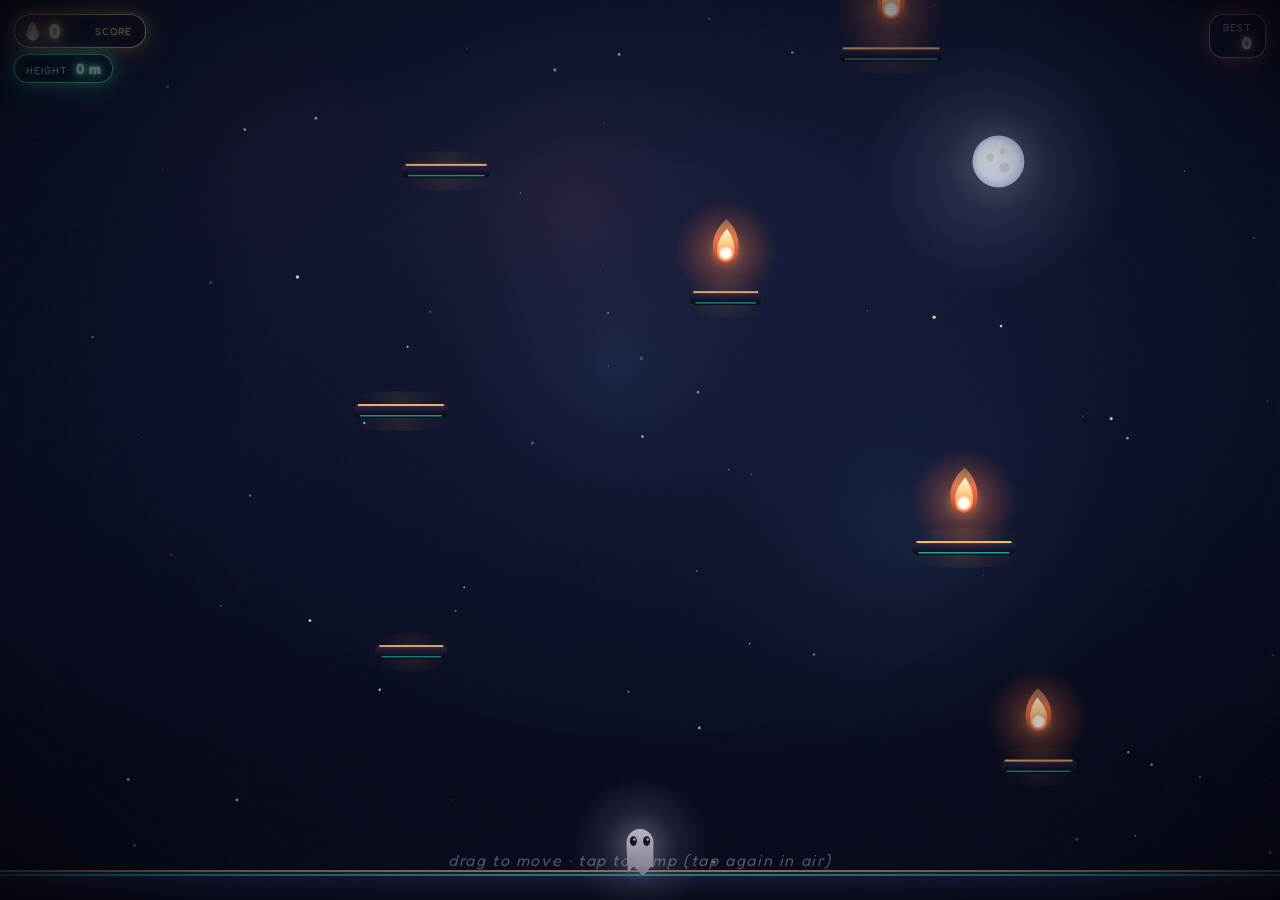
<file: forum/games/night-jump.html>
<!DOCTYPE html>
<html lang="en">
<head>
<meta charset="UTF-8">
<meta name="viewport" content="width=device-width, initial-scale=1.0, maximum-scale=1.0, user-scalable=no, viewport-fit=cover">
<meta name="apple-mobile-web-app-capable" content="yes">
<meta name="theme-color" content="#0e1023">
<title>Night Jump</title>
<style>
  @import url('https://fonts.googleapis.com/css2?family=Fredoka:wght@400;600;700&display=swap');
  * { margin: 0; padding: 0; box-sizing: border-box; -webkit-tap-highlight-color: transparent; }
  html, body {
    width: 100%; height: 100%;
    background: #0e1023;
    overflow: hidden;
    font-family: 'Fredoka', sans-serif;
    touch-action: none;
    user-select: none;
    -webkit-user-select: none;
  }
  body::before {
    content: '';
    position: fixed; inset: 0;
    background:
      radial-gradient(ellipse at 50% 0%, rgba(40, 70, 140, 0.20) 0%, transparent 55%),
      radial-gradient(ellipse at 50% 100%, rgba(80, 50, 130, 0.15) 0%, transparent 60%);
    pointer-events: none;
    z-index: 0;
  }
  .fog {
    position: fixed; inset: -20%;
    pointer-events: none; z-index: 1;
    background:
      radial-gradient(circle at 30% 40%, rgba(60, 90, 160, 0.10) 0%, transparent 30%),
      radial-gradient(circle at 70% 60%, rgba(100, 70, 140, 0.08) 0%, transparent 35%);
    filter: blur(50px);
    animation: driftFog 50s ease-in-out infinite alternate;
  }
  .fog.delay { animation-delay: -25s; animation-duration: 65s; opacity: 0.6; }
  @keyframes driftFog {
    0%   { transform: translate(-3%, -2%) scale(1.05); }
    100% { transform: translate(3%, 2%) scale(1.12); }
  }
  .vignette {
    position: fixed; inset: 0;
    pointer-events: none; z-index: 5;
    background: radial-gradient(ellipse at center, transparent 45%, rgba(4,8,20,0.55) 82%, rgba(2,4,10,0.9) 100%);
  }
  .stage {
    position: fixed; inset: 0;
    display: flex; align-items: center; justify-content: center;
    z-index: 2;
  }
  canvas { display: block; touch-action: none; }
  .hud {
    position: fixed;
    top: max(14px, env(safe-area-inset-top));
    left: max(14px, env(safe-area-inset-left));
    right: max(14px, env(safe-area-inset-right));
    display: flex; justify-content: space-between; align-items: flex-start;
    z-index: 4; pointer-events: none; color: #e8ecf5;
  }
  .score-panel { display: flex; flex-direction: column; gap: 6px; }

  .score-row {
    display: flex; align-items: center; gap: 8px;
    padding: 6px 13px 6px 9px;
    background: linear-gradient(135deg, rgba(25, 30, 60, 0.95), rgba(12, 15, 35, 0.95));
    border: 1.5px solid rgba(255, 220, 140, 0.85);
    border-radius: 16px;
    backdrop-filter: blur(6px); -webkit-backdrop-filter: blur(6px);
    box-shadow:
      0 0 14px rgba(255,210,130,0.5),
      0 0 32px rgba(255,190,100,0.28),
      0 2px 6px rgba(0,0,0,0.6),
      inset 0 0 10px rgba(255,220,150,0.12);
    animation: scorePulse 2.8s ease-in-out infinite;
  }
  @keyframes scorePulse {
    0%, 100% { box-shadow: 0 0 14px rgba(255,210,130,0.5), 0 0 32px rgba(255,190,100,0.28), 0 2px 6px rgba(0,0,0,0.6), inset 0 0 10px rgba(255,220,150,0.12); }
    50% { box-shadow: 0 0 22px rgba(255,220,150,0.75), 0 0 48px rgba(255,190,100,0.42), 0 2px 6px rgba(0,0,0,0.6), inset 0 0 14px rgba(255,220,150,0.2); }
  }
  .flame-icon {
    width: 17px; height: 20px; position: relative; flex-shrink: 0;
    filter: drop-shadow(0 0 8px rgba(255,210,130,1)) drop-shadow(0 0 16px rgba(255,150,80,0.8));
    animation: flameFlicker 1.6s ease-in-out infinite;
  }
  .flame-icon::before {
    content: ''; position: absolute; inset: 0;
    background: radial-gradient(ellipse at 50% 75%,
      #ffffff 0%, #ffe8a8 22%, #ffc070 45%, #ff7a90 70%, #e04060 88%, rgba(224,64,96,0) 100%);
    clip-path: polygon(50% 0%, 72% 22%, 78% 45%, 92% 65%, 72% 92%, 50% 100%, 28% 92%, 8% 65%, 22% 45%, 28% 22%);
    border-radius: 50% 50% 45% 45%;
  }
  @keyframes flameFlicker {
    0%, 100% { transform: scale(1) rotate(-2deg); }
    50% { transform: scale(1.12) rotate(2deg); }
  }
  .score-text {
    font-size: 20px; font-weight: 700;
    color: #fff3d0;
    text-shadow:
      0 0 6px rgba(255,232,168,1),
      0 0 14px rgba(255,200,120,1),
      0 0 30px rgba(255,160,90,0.85),
      0 0 55px rgba(255,120,80,0.5);
    min-width: 36px;
    line-height: 1;
  }
  .score-label {
    font-size: 10px; letter-spacing: 0.1em;
    text-transform: uppercase;
    color: rgba(255, 225, 160, 1);
    margin-left: 2px;
    text-shadow: 0 0 8px rgba(255,200,120,0.9);
  }

  .height-panel {
    align-self: flex-start;
    padding: 4px 11px;
    background: linear-gradient(135deg, rgba(15, 30, 45, 0.95), rgba(6, 14, 26, 0.95));
    border: 1.5px solid rgba(100, 255, 210, 0.8);
    border-radius: 14px;
    backdrop-filter: blur(6px);
    font-size: 10px; letter-spacing: 0.1em;
    color: rgba(150, 255, 230, 1);
    text-transform: uppercase;
    box-shadow:
      0 0 14px rgba(100,255,210,0.5),
      0 0 32px rgba(100,255,210,0.26),
      0 2px 6px rgba(0,0,0,0.6),
      inset 0 0 8px rgba(100,255,210,0.12);
    animation: heightPulse 3.5s ease-in-out infinite;
  }
  @keyframes heightPulse {
    0%, 100% { box-shadow: 0 0 14px rgba(100,255,210,0.5), 0 0 32px rgba(100,255,210,0.26), 0 2px 6px rgba(0,0,0,0.6), inset 0 0 8px rgba(100,255,210,0.12); }
    50% { box-shadow: 0 0 22px rgba(140,255,225,0.75), 0 0 48px rgba(100,255,210,0.4), 0 2px 6px rgba(0,0,0,0.6), inset 0 0 12px rgba(100,255,210,0.2); }
  }
  .height-text {
    font-family: 'Fredoka', sans-serif;
    font-size: 15px; font-weight: 700;
    color: #b8ffef;
    text-shadow:
      0 0 6px rgba(140,255,225,1),
      0 0 14px rgba(100,255,210,1),
      0 0 30px rgba(80,220,190,0.8);
    letter-spacing: 0.02em; text-transform: none;
    margin-left: 4px;
  }

  .highscore-panel {
    padding: 6px 13px;
    background: linear-gradient(135deg, rgba(25, 30, 60, 0.95), rgba(12, 15, 35, 0.95));
    border: 1.5px solid rgba(255, 140, 180, 0.85);
    border-radius: 14px;
    backdrop-filter: blur(6px);
    font-size: 10px; letter-spacing: 0.1em;
    color: rgba(255, 180, 205, 1);
    text-transform: uppercase;
    text-align: right;
    box-shadow:
      0 0 14px rgba(255,120,150,0.5),
      0 0 32px rgba(255,100,140,0.28),
      0 2px 6px rgba(0,0,0,0.6),
      inset 0 0 8px rgba(255,150,180,0.1);
    animation: bestPulse 3.2s ease-in-out infinite;
  }
  @keyframes bestPulse {
    0%, 100% { box-shadow: 0 0 14px rgba(255,120,150,0.5), 0 0 32px rgba(255,100,140,0.28), 0 2px 6px rgba(0,0,0,0.6), inset 0 0 8px rgba(255,150,180,0.1); }
    50% { box-shadow: 0 0 22px rgba(255,150,180,0.75), 0 0 48px rgba(255,100,140,0.42), 0 2px 6px rgba(0,0,0,0.6), inset 0 0 12px rgba(255,150,180,0.18); }
  }
  .highscore-value {
    display: block;
    font-family: 'Fredoka', sans-serif;
    font-size: 17px; font-weight: 700;
    color: #ffd0e0;
    text-shadow:
      0 0 6px rgba(255,180,210,1),
      0 0 14px rgba(255,130,170,1),
      0 0 30px rgba(255,100,140,0.8);
    letter-spacing: 0.02em; text-transform: none;
    margin-top: 1px;
    line-height: 1;
  }

  .touch-hint {
    position: fixed;
    bottom: max(30px, env(safe-area-inset-bottom));
    left: 50%; transform: translateX(-50%);
    z-index: 4; pointer-events: none;
    font-size: 16px; font-style: italic;
    letter-spacing: 0.1em;
    color: rgba(200, 210, 240, 0.55);
    animation: hintBreathe 4s ease-in-out infinite;
    text-align: center; white-space: nowrap;
    transition: opacity 1s;
  }
  @keyframes hintBreathe {
    0%, 100% { opacity: 0.4; }
    50% { opacity: 0.9; }
  }
  .death-overlay {
    position: fixed; inset: 0;
    z-index: 4;
    display: flex; flex-direction: column;
    align-items: center; justify-content: center;
    pointer-events: none;
    opacity: 0;
    transition: opacity 0.8s ease;
    background: radial-gradient(ellipse at center, rgba(4,8,20,0.5) 0%, rgba(4,8,20,0.9) 100%);
  }
  .death-overlay.show { opacity: 1; }
  .death-title {
    font-size: clamp(36px, 8vw, 72px);
    font-weight: 700;
    color: #ffe8a8;
    letter-spacing: 0.1em;
    text-shadow: 0 0 30px rgba(255,232,168,0.8), 0 0 80px rgba(255,200,120,0.5);
    margin-bottom: 24px;
  }
  .death-score {
    font-size: clamp(20px, 4vw, 32px);
    color: #ffe8a8;
    letter-spacing: 0.1em;
    margin-bottom: 8px;
  }
  .death-height {
    font-size: clamp(15px, 3vw, 20px);
    color: rgba(100,255,210,0.85);
    letter-spacing: 0.1em;
    margin-bottom: 12px;
  }
  .death-record {
    font-size: clamp(14px, 3vw, 18px);
    color: rgba(255, 232, 168, 0.75);
    letter-spacing: 0.1em;
    margin-bottom: 40px;
    opacity: 0; transition: opacity 0.5s;
  }
  .death-record.show { opacity: 1; }
  .death-record.new { color: #ffffff; text-shadow: 0 0 20px rgba(255,232,168,0.9); }
  .death-prompt {
    font-size: clamp(16px, 3vw, 22px);
    color: rgba(200, 210, 240, 0.75);
    letter-spacing: 0.15em;
    text-transform: uppercase;
    animation: breathe 2.5s ease-in-out infinite;
  }
  @keyframes breathe {
    0%, 100% { opacity: 0.35; }
    50% { opacity: 1; }
  }
  .toast {
    position: fixed; top: 25%; left: 50%;
    transform: translateX(-50%);
    z-index: 4; pointer-events: none;
    font-size: clamp(20px, 4vw, 32px);
    font-weight: 600;
    color: #ffffff;
    letter-spacing: 0.1em;
    text-shadow: 0 0 20px rgba(255,232,168,0.9), 0 0 40px rgba(255,122,154,0.6);
    opacity: 0;
    transition: opacity 0.3s ease, transform 0.3s ease;
  }
  .toast.show {
    opacity: 1;
    transform: translateX(-50%) translateY(-10px);
  }

  /* Story text styling */
  .story-fragment {
    position: fixed;
    top: 28%; left: 50%;
    transform: translateX(-50%);
    z-index: 4;
    pointer-events: none;
    font-family: 'Fredoka', sans-serif;
    font-size: clamp(16px, 4vw, 26px);
    font-style: italic;
    color: #fefefe;
    text-align: center;
    line-height: 1.4;
    max-width: 85vw;
    letter-spacing: 0.05em;
    text-shadow: 0 0 15px rgba(140, 255, 210, 0.8), 0 0 40px rgba(100, 200, 255, 0.5);
    opacity: 0;
    transition: opacity 1.8s ease;
  }
  .story-fragment.show { opacity: 1; }
</style>
</head>
<body>

<div class="fog"></div>
<div class="fog delay"></div>
<div class="stage"><canvas id="game"></canvas></div>

<div class="hud">
  <div class="score-panel">
    <div class="score-row">
      <div class="flame-icon"></div>
      <span class="score-text" id="scoreText">0</span>
      <span class="score-label">score</span>
    </div>
    <div class="height-panel">
      height <span class="height-text" id="heightText">0 m</span>
    </div>
  </div>
  <div class="highscore-panel">
    best
    <span class="highscore-value" id="highscoreText">0</span>
  </div>
</div>

<div class="touch-hint" id="hint">drag to move · tap to jump (tap again in air)</div>
<div class="toast" id="toast"></div>
<div class="story-fragment" id="storyText"></div>

<div class="death-overlay" id="deathOverlay">
  <div class="death-title">you fell</div>
  <div class="death-score" id="deathScore">0</div>
  <div class="death-height" id="deathHeight">reached 0 m</div>
  <div class="death-record" id="deathRecord"></div>
  <div class="death-prompt">tap to rise again</div>
</div>

<div class="vignette"></div>

<script>
const canvas = document.getElementById('game');
const ctx = canvas.getContext('2d');
const scoreText = document.getElementById('scoreText');
const heightText = document.getElementById('heightText');
const highscoreText = document.getElementById('highscoreText');
const hint = document.getElementById('hint');
const deathOverlay = document.getElementById('deathOverlay');
const deathScore = document.getElementById('deathScore');
const deathHeight = document.getElementById('deathHeight');
const deathRecord = document.getElementById('deathRecord');
const toast = document.getElementById('toast');
const storyText = document.getElementById('storyText');

// ============================================================
// STORY LORE
// ============================================================
const STORY_FRAGMENTS = [
  { m: 20, text: "The wind howled, and the little ghost woke up all alone." },
  { m: 50, text: "His family was gone. Only the cold, dark sky remained." },
  { m: 80, text: "He remembered their warm glow. He had to find them." },
  { m: 120, text: "Maybe if he climbed high enough, he could see where they went." },
  { m: 160, text: "The spirit candles whispered: 'Keep going, little one.'" },
  { m: 220, text: "He jumped and jumped, leaving a trail of soft light." },
  { m: 280, text: "The night was vast, but his hope was brighter." },
  { m: 350, text: "He remembered his mother's voice: 'We will always be above you.'" },
  { m: 430, text: "He climbed past the moon, looking for a familiar star." },
  { m: 520, text: "Then, in the distance, he saw a faint shimmer of home." },
  { m: 620, text: "He wasn't lost anymore. He was almost there." }
];

let currentStoryIndex = 0;

function showStoryFragment(text) {
  storyText.textContent = `“${text}”`;
  storyText.classList.add('show');
  
  // Fade out after 5 seconds
  setTimeout(() => {
    storyText.classList.remove('show');
  }, 5000);
}

// ============================================================
// HIGH SCORE
// ============================================================
const HS_KEY = 'night_jump_best_v22';
let highScore = 0;
try { highScore = parseInt(localStorage.getItem(HS_KEY) || '0', 10) || 0; } catch (e) {}
highscoreText.textContent = highScore;

function saveHighScore(s) {
  if (s > highScore) {
    highScore = s;
    highscoreText.textContent = highScore;
    try { localStorage.setItem(HS_KEY, String(highScore)); } catch (e) {}
    return true;
  }
  return false;
}

// ============================================================
// AUDIO
// ============================================================
let audioCtx = null;
let masterGain = null;
function initAudio() {
  if (audioCtx) return;
  const AC = window.AudioContext || window.webkitAudioContext;
  if (!AC) return;
  audioCtx = new AC();
  masterGain = audioCtx.createGain();
  masterGain.gain.value = 0.35;
  masterGain.connect(audioCtx.destination);
}
function unlockAudio() {
  initAudio();
  if (audioCtx && audioCtx.state === 'suspended') audioCtx.resume();
}

function playSoftChime(isRare) {
  if (!audioCtx) return;
  const now = audioCtx.currentTime;
  const notes = isRare ? [880, 1100, 1320, 1760] : [660, 880];
  notes.forEach((freq, i) => {
    const t = now + i * (isRare ? 0.06 : 0.05);
    const o = audioCtx.createOscillator();
    o.type = 'sine';
    o.frequency.setValueAtTime(freq, t);
    const g = audioCtx.createGain();
    g.gain.setValueAtTime(0, t);
    g.gain.linearRampToValueAtTime(isRare ? 0.08 : 0.06, t + 0.03);
    g.gain.exponentialRampToValueAtTime(0.001, t + (isRare ? 0.5 : 0.35));
    o.connect(g); g.connect(masterGain);
    o.start(t); o.stop(t + (isRare ? 0.5 : 0.35));
  });
}

function playDoubleJump() {
  if (!audioCtx) return;
  const now = audioCtx.currentTime;
  const o = audioCtx.createOscillator();
  o.type = 'sine';
  o.frequency.setValueAtTime(500, now);
  o.frequency.exponentialRampToValueAtTime(900, now + 0.1);
  const g = audioCtx.createGain();
  g.gain.setValueAtTime(0.15, now);
  g.gain.exponentialRampToValueAtTime(0.001, now + 0.15);
  o.connect(g); g.connect(masterGain);
  o.start(now); o.stop(now + 0.15);
}

function playDeath() {
  if (!audioCtx) return;
  const now = audioCtx.currentTime;
  const osc = audioCtx.createOscillator();
  osc.type = 'sine';
  osc.frequency.setValueAtTime(400, now);
  osc.frequency.exponentialRampToValueAtTime(60, now + 0.7);
  const g = audioCtx.createGain();
  g.gain.setValueAtTime(0.4, now);
  g.gain.exponentialRampToValueAtTime(0.001, now + 0.8);
  osc.connect(g); g.connect(masterGain);
  osc.start(now); osc.stop(now + 0.8);
}

['touchstart', 'touchend', 'mousedown', 'keydown'].forEach(ev =>
  window.addEventListener(ev, unlockAudio, { passive: true, once: true })
);

// ============================================================
// CANVAS
// ============================================================
let W = 0, H = 0, DPR = 1;
function resize() {
  DPR = Math.min(window.devicePixelRatio || 1, 2);
  W = window.innerWidth;
  H = window.innerHeight;
  canvas.width = W * DPR;
  canvas.height = H * DPR;
  canvas.style.width = W + 'px';
  canvas.style.height = H + 'px';
  ctx.setTransform(DPR, 0, 0, DPR, 0, 0);
}
window.addEventListener('resize', resize);
window.addEventListener('orientationchange', () => setTimeout(resize, 200));

// ============================================================
// PALETTE
// ============================================================
const PAL = {
  flameCore: '#fff4d0', flameGlow: '#ffb366', flameHot: '#ff7c4d', flameDeep: '#d9522a',
  skyTop: '#11152e', skyMid: '#0c1026', skyBot: '#060814',
  teal: '#64ffd2', 
  ghostWhite: '#f9f6fe', ghostShadow: '#cdc5e8', ghostEye: '#1a1235',
  platTop: '#2d284d', platLine: '#ffb366', platCyan: '#21d2c1',
  moon: '#e8edff',
};

// ============================================================
// GAME STATE
// ============================================================
const STATE = { PLAYING: 0, DEAD: 1 };
let gameState = STATE.PLAYING;
let time = 0;
let screenShake = 0;
let flashAlpha = 0;
let flashColor = '#ffffff';

let score = 0;
let maxHeight = 0;
let cameraY = 0;

const PX_PER_METER = 12;
const LEDGE_THICKNESS = 14;
const FLOOR_THICKNESS = 30;

const MIN_GAP = 100;
const MAX_GAP = 145;
const LEDGE_MIN_W = 70;
const LEDGE_MAX_W = 120;

// ============================================================
// PLAYER
// ============================================================
const player = {
  w: 28, h: 44,
  vx: 0, vy: 0,
  speed: 5,
  jumpPower: -14.5,
  onGround: false,
  jumpsLeft: 2,
  facing: 1,
  screenX: 0,
  worldY: 0,
  hasClimbed: false,
};

// ============================================================
// TOWER
// ============================================================
let ledges = [];
let flames = [];
let nextSide = 1;
let highestLedgeY = 0;

function makeLedge(worldY, isFloor) {
  const w = isFloor ? W : LEDGE_MIN_W + Math.random() * (LEDGE_MAX_W - LEDGE_MIN_W);
  let x;
  if (isFloor) x = 0;
  else {
    const margin = 30;
    if (nextSide > 0) x = W * 0.5 + Math.random() * Math.max(0, W * 0.4 - w);
    else x = W * 0.1 + Math.random() * Math.max(0, W * 0.4 - w);
    x = Math.max(margin, Math.min(W - w - margin, x));
  }
  return { worldY, x, w, isFloor, glowPhase: Math.random() * Math.PI * 2 };
}

function resetGame() {
  score = 0;
  maxHeight = 0;
  gameState = STATE.PLAYING;
  deathOverlay.classList.remove('show');
  deathRecord.classList.remove('show', 'new');
  scoreText.textContent = '0';
  heightText.textContent = '0 m';
  storyText.classList.remove('show');
  currentStoryIndex = 0;

  cameraY = -H;

  player.screenX = W / 2 - player.w / 2;
  player.worldY = 0;
  player.vx = 0;
  player.vy = 0;
  player.onGround = true;
  player.jumpsLeft = 2;
  player.facing = 1;
  player.hasClimbed = false;

  ledges = [];
  flames = [];
  fadingFlames.length = 0;

  ledges.push(makeLedge(0, true));

  let curY = 0;
  nextSide = 1;
  for (let i = 0; i < 120; i++) {
    const gap = MIN_GAP + Math.random() * (MAX_GAP - MIN_GAP);
    curY -= gap;
    const l = makeLedge(curY, false);
    ledges.push(l);
    nextSide *= -1;

    if (i % 2 === 0) {
      const isRare = Math.random() < 0.17;
      flames.push({
        worldX: l.x + l.w / 2,
        worldY: curY - 40,
        collected: false,
        phase: Math.random() * Math.PI * 2,
        flicker: Math.random() * Math.PI * 2,
        embers: [],
        rare: isRare,
        value: isRare ? 50 : 10,
      });
    }
  }
  highestLedgeY = curY;
}

function ensureTowerAhead() {
  if (ledges.length === 0) return;
  const neededY = cameraY - H * 1.5;
  while (highestLedgeY > neededY) {
    const gap = MIN_GAP + Math.random() * (MAX_GAP - MIN_GAP);
    highestLedgeY -= gap;
    const l = makeLedge(highestLedgeY, false);
    ledges.push(l);
    nextSide *= -1;

    if (Math.random() < 0.4) {
      const isRare = Math.random() < 0.17;
      flames.push({
        worldX: l.x + l.w / 2,
        worldY: highestLedgeY - 40,
        collected: false,
        phase: Math.random() * Math.PI * 2,
        flicker: Math.random() * Math.PI * 2,
        embers: [],
        rare: isRare,
        value: isRare ? 50 : 10,
      });
    }
  }

  const cutoff = cameraY + H * 2.5;
  if (ledges.length > 60) ledges = ledges.filter(l => l.worldY < cutoff);
  flames = flames.filter(f => !f.collected && f.worldY < cutoff);
}

// ============================================================
// AMBIENT
// ============================================================
const stars = [];
const fogBanks = [];

function initAmbient() {
  stars.length = 0; fogBanks.length = 0;

  for (let i = 0; i < 90; i++) {
    stars.push({
      x: Math.random(), y: Math.random(),
      size: 0.4 + Math.random() * 1.4,
      tw: Math.random() * Math.PI * 2,
      speed: 0.4 + Math.random() * 1.2,
      warm: Math.random() > 0.8,
    });
  }
  for (let i = 0; i < 5; i++) {
    fogBanks.push({
      x: Math.random() * W, y: Math.random() * H,
      r: 120 + Math.random() * 160,
      speed: 0.08 + Math.random() * 0.15,
      alpha: 0.04 + Math.random() * 0.05,
      warm: i % 3 === 0,
    });
  }
}

// ============================================================
// PARTICLES
// ============================================================
const particles = [];
const floatTexts = [];
const fadingFlames = [];

function spawnSparks(x, y, color, count, spread = 1) {
  for (let i = 0; i < count; i++) {
    const a = Math.random() * Math.PI * 2;
    const s = (1.5 + Math.random() * 5) * spread;
    particles.push({
      x, y, vx: Math.cos(a) * s, vy: Math.sin(a) * s - 1.2,
      life: 40 + Math.random() * 40, maxLife: 80,
      color, size: 1 + Math.random() * 3.5,
    });
  }
}
function floatText(x, y, text, color, size = 22) {
  floatTexts.push({ x, y, text, color, size, life: 70, maxLife: 70, vy: -1 });
}
function showToast(msg) {
  toast.textContent = msg;
  toast.classList.add('show');
  clearTimeout(toast._t);
  toast._t = setTimeout(() => toast.classList.remove('show'), 1600);
}

function spawnFadingFlame(worldX, worldY, isRare) {
  const wisps = [];
  const count = isRare ? 8 : 5;
  for (let i = 0; i < count; i++) {
    wisps.push({
      offsetX: (Math.random() - 0.5) * 20,
      offsetY: (Math.random() - 0.5) * 16,
      vx: (Math.random() - 0.5) * 0.4,
      vy: -0.5 - Math.random() * 0.6,
      size: 2 + Math.random() * 3,
      phase: Math.random() * Math.PI * 2,
    });
  }
  fadingFlames.push({
    worldX, worldY, isRare, wisps,
    life: 90, maxLife: 90,
  });
}

// ============================================================
// INPUT
// ============================================================
const keys = {};
addEventListener('keydown', e => {
  keys[e.key.toLowerCase()] = true;
  if ([' ', 'arrowup', 'arrowdown', 'arrowleft', 'arrowright'].includes(e.key.toLowerCase())) e.preventDefault();
  if ((e.key === ' ' || e.key === 'Enter') && gameState === STATE.DEAD) resetGame();
});
addEventListener('keyup', e => keys[e.key.toLowerCase()] = false);

const input = { left: false, right: false, jump: false };
let touchStart = null;
let touchMoved = false;
let touchId = null;

canvas.addEventListener('touchstart', e => {
  e.preventDefault();
  unlockAudio();
  if (gameState === STATE.DEAD) { resetGame(); return; }
  if (e.touches.length === 0) return;
  const t = e.touches[0];
  touchId = t.identifier;
  touchStart = { x: t.clientX, y: t.clientY, time: performance.now() };
  touchMoved = false;
  input.jump = true;
}, { passive: false });

canvas.addEventListener('touchmove', e => {
  e.preventDefault();
  if (!touchStart) return;
  const t = Array.from(e.touches).find(tt => tt.identifier === touchId);
  if (!t) return;
  const dx = t.clientX - touchStart.x;
  if (Math.abs(dx) > 10) {
    touchMoved = true;
    input.left = dx < -12;
    input.right = dx > 12;
  }
}, { passive: false });

canvas.addEventListener('touchend', e => {
  e.preventDefault();
  input.left = false;
  input.right = false;
  touchStart = null;
  touchMoved = false;
}, { passive: false });

canvas.addEventListener('touchcancel', () => {
  input.left = false;
  input.right = false;
  touchStart = null;
  touchMoved = false;
}, { passive: false });

let mouseDown = false;
let mouseStart = null;
canvas.addEventListener('mousedown', e => {
  unlockAudio();
  if (gameState === STATE.DEAD) { resetGame(); return; }
  mouseDown = true;
  mouseStart = { x: e.clientX, y: e.clientY };
  input.jump = true;
});
canvas.addEventListener('mousemove', e => {
  if (!mouseDown || !mouseStart) return;
  const dx = e.clientX - mouseStart.x;
  input.left = dx < -15;
  input.right = dx > 15;
});
canvas.addEventListener('mouseup', () => {
  input.left = false;
  input.right = false;
  mouseDown = false;
  mouseStart = null;
});

// ============================================================
// UPDATE
// ============================================================
function update() {
  time++;
  if (screenShake > 0) screenShake *= 0.9;
  if (flashAlpha > 0) flashAlpha *= 0.92;

  for (const s of stars) s.tw += 0.02 * s.speed;
  for (const f of fogBanks) {
    f.y -= f.speed;
    if (f.y < -f.r) { f.y = H + f.r; f.x = Math.random() * W; }
  }

  for (let i = particles.length - 1; i >= 0; i--) {
    const p = particles[i];
    p.x += p.vx; p.y += p.vy; p.vy += 0.12; p.vx *= 0.97;
    p.life--;
    if (p.life <= 0) particles.splice(i, 1);
  }
  for (let i = floatTexts.length - 1; i >= 0; i--) {
    const t = floatTexts[i];
    t.y += t.vy; t.life--;
    if (t.life <= 0) floatTexts.splice(i, 1);
  }
  for (let i = fadingFlames.length - 1; i >= 0; i--) {
    const ff = fadingFlames[i];
    ff.life--;
    if (ff.life <= 0) { fadingFlames.splice(i, 1); continue; }
    for (const w of ff.wisps) {
      w.offsetX += w.vx;
      w.offsetY += w.vy;
      w.phase += 0.05;
      w.vy *= 0.99;
    }
  }

  for (const o of flames) {
    if (o.collected) continue;
    o.flicker += 0.15;
    if (Math.random() < 0.15) {
      o.embers.push({
        x: o.worldX + (Math.random() - 0.5) * 14,
        y: o.worldY + 10,
        vx: (Math.random() - 0.5) * 0.6,
        vy: -0.8 - Math.random() * 1.2,
        life: 40 + Math.random() * 30,
        maxLife: 70,
        size: 1 + Math.random() * 1.5,
      });
    }
    for (let i = o.embers.length - 1; i >= 0; i--) {
      const em = o.embers[i];
      em.x += em.vx + Math.sin(time * 0.1 + em.life * 0.2) * 0.3;
      em.y += em.vy;
      em.vy *= 0.98;
      em.life--;
      if (em.life <= 0) o.embers.splice(i, 1);
    }
  }

  if (gameState === STATE.PLAYING) {
    updatePlayer();
    checkFlames();
    updateScoreAndHeight();
    updateCamera();
    ensureTowerAhead();
    checkDeath();
  }
}

function updatePlayer() {
  const left = input.left || keys['a'] || keys['arrowleft'];
  const right = input.right || keys['d'] || keys['arrowright'];
  const jump = input.jump || keys[' '] || keys['w'] || keys['arrowup'];

  player.vx = 0;
  if (left) { player.vx = -player.speed; player.facing = -1; }
  if (right) { player.vx = player.speed; player.facing = 1; }

  if (jump && !player._jumpHeld) {
    if (player.onGround) {
      player.vy = player.jumpPower;
      player.onGround = false;
      player.jumpsLeft = 1;
      spawnSparks(player.screenX + player.w / 2, player.worldY - cameraY, PAL.teal, 8);
    } else if (player.jumpsLeft > 0) {
      player.vy = player.jumpPower * 0.85;
      player.jumpsLeft--;
      playDoubleJump();
      spawnSparks(player.screenX + player.w / 2, player.worldY - cameraY, '#ffffff', 14, 1.4);
      spawnSparks(player.screenX + player.w / 2, player.worldY - cameraY, PAL.teal, 10, 1.0);
      for (let i = 0; i < 8; i++) {
        const a = (i / 8) * Math.PI * 2;
        particles.push({
          x: player.screenX + player.w / 2,
          y: player.worldY - cameraY,
          vx: Math.cos(a) * 4,
          vy: Math.sin(a) * 2,
          life: 25, maxLife: 25,
          color: 'rgba(200, 255, 240, 0.9)',
          size: 2,
        });
      }
    }
  }
  player._jumpHeld = jump;
  input.jump = false;

  player.vy += 0.7;
  if (player.vy > 18) player.vy = 18;

  player.screenX += player.vx;
  if (player.screenX < 6) player.screenX = 6;
  if (player.screenX + player.w > W - 6) player.screenX = W - 6 - player.w;

  const prevFeetY = player.worldY;
  player.worldY += player.vy;
  player.onGround = false;

  const pFeet = player.worldY;
  const pTop = player.worldY - player.h;
  const pLeft = player.screenX;
  const pRight = player.screenX + player.w;

  let landY = null;
  let landedLedge = null;

  for (const l of ledges) {
    const lTop = l.worldY;
    const lBottom = l.worldY + LEDGE_THICKNESS;
    const lLeft = l.x;
    const lRight = l.x + l.w;

    if (pRight <= lLeft || pLeft >= lRight) continue;

    if (player.vy >= 0) {
      if (prevFeetY <= lTop + 1 && pFeet >= lTop && pFeet <= lBottom + 8) {
        if (landY === null || lTop < landY) { landY = lTop; landedLedge = l; }
      }
    } else {
      const prevTop = prevFeetY - player.h;
      if (prevTop >= lBottom && pTop <= lBottom) {
        player.worldY = lBottom + player.h;
        player.vy = 0.5;
      }
    }
  }

  if (landY !== null) {
    player.worldY = landY;
    player.vy = 0;
    player.onGround = true;
    player.jumpsLeft = 1;
    if (!landedLedge.isFloor) player.hasClimbed = true;
  }

  if (player.worldY > 0) {
    player.worldY = 0;
    player.vy = 0;
    player.onGround = true;
    player.jumpsLeft = 1;
  }

  input.jump = false;
}

function checkFlames() {
  const pCenterX = player.screenX + player.w / 2;
  const pCenterY = player.worldY - player.h / 2;
  for (const o of flames) {
    if (o.collected) continue;
    const dx = pCenterX - o.worldX;
    const dy = pCenterY - o.worldY;
    if (dx * dx + dy * dy < 45 * 45) {
      o.collected = true;
      score += o.value;
      scoreText.textContent = score;

      playSoftChime(o.rare);
      spawnFadingFlame(o.worldX, o.worldY, o.rare);

      if (o.rare) {
        showToast('✦ rare flame ✦  +' + o.value);
        floatText(o.worldX, o.worldY - 40, '+50', '#ffffff', 30);
      } else {
        floatText(o.worldX, o.worldY - 30, '+10', PAL.flameGlow, 20);
      }
    }
  }
}

function updateScoreAndHeight() {
  const heightMeters = Math.floor(-player.worldY / PX_PER_METER);
  if (heightMeters > maxHeight) {
    const gained = heightMeters - maxHeight;
    maxHeight = heightMeters;
    score += gained;
    scoreText.textContent = score;
    heightText.textContent = maxHeight + ' m';

    // Check for story triggers
    if (currentStoryIndex < STORY_FRAGMENTS.length && maxHeight >= STORY_FRAGMENTS[currentStoryIndex].m) {
      showStoryFragment(STORY_FRAGMENTS[currentStoryIndex].text);
      currentStoryIndex++;
    }
  }
}

function updateCamera() {
  const screenTarget = H * 0.55;
  const targetCameraY = player.worldY - screenTarget;
  cameraY += (targetCameraY - cameraY) * 0.15;

  const maxCameraY = FLOOR_THICKNESS - H;
  if (cameraY > maxCameraY) cameraY = maxCameraY;
}

function checkDeath() {
  const onFloor = player.onGround && Math.abs(player.worldY) < 0.5;
  if (onFloor && player.hasClimbed) { die(); return; }
}

function die() {
  if (gameState === STATE.DEAD) return;
  gameState = STATE.DEAD;
  playDeath();
  deathScore.textContent = score + ' pts';
  deathHeight.textContent = `reached ${maxHeight} m`;
  const isNewBest = saveHighScore(score);
  if (isNewBest) {
    deathRecord.textContent = '✦ new best ✦';
    deathRecord.classList.add('show', 'new');
  } else {
    deathRecord.textContent = `best ${highScore}`;
    deathRecord.classList.add('show');
    deathRecord.classList.remove('new');
  }
  deathOverlay.classList.add('show');
  screenShake = 16;
  flashColor = PAL.flameDeep;
  flashAlpha = 0.5;
  hint.style.opacity = '0';
}

// ============================================================
// DRAW
// ============================================================
function drawBackground() {
  const g = ctx.createLinearGradient(0, 0, 0, H);
  g.addColorStop(0, PAL.skyTop);
  g.addColorStop(0.5, PAL.skyMid);
  g.addColorStop(1, PAL.skyBot);
  ctx.fillStyle = g;
  ctx.fillRect(0, 0, W, H);

  const rg = ctx.createRadialGradient(W * 0.6, H * 0.35, 40, W * 0.6, H * 0.35, W * 0.8);
  rg.addColorStop(0, 'rgba(80, 120, 200, 0.10)');
  rg.addColorStop(0.5, 'rgba(60, 80, 160, 0.04)');
  rg.addColorStop(1, 'rgba(40, 60, 140, 0)');
  ctx.fillStyle = rg;
  ctx.fillRect(0, 0, W, H);

  const moonX = W * 0.78;
  const moonY = H * 0.16 - (cameraY * 0.02);
  const moonR = 26;
  const moonGlow = ctx.createRadialGradient(moonX, moonY, 0, moonX, moonY, moonR * 5);
  moonGlow.addColorStop(0, 'rgba(240, 244, 255, 0.35)');
  moonGlow.addColorStop(0.4, 'rgba(200, 220, 255, 0.12)');
  moonGlow.addColorStop(1, 'rgba(150, 180, 255, 0)');
  ctx.fillStyle = moonGlow;
  ctx.beginPath();
  ctx.arc(moonX, moonY, moonR * 5, 0, Math.PI * 2);
  ctx.fill();
  
  const moonGrad = ctx.createRadialGradient(moonX - 6, moonY - 6, 2, moonX, moonY, moonR);
  moonGrad.addColorStop(0, '#ffffff');
  moonGrad.addColorStop(0.7, PAL.moon);
  moonGrad.addColorStop(1, '#b8c8e8');
  ctx.fillStyle = moonGrad;
  ctx.beginPath();
  ctx.arc(moonX, moonY, moonR, 0, Math.PI * 2);
  ctx.fill();
  ctx.fillStyle = 'rgba(160, 180, 220, 0.35)';
  ctx.beginPath(); ctx.arc(moonX - 8, moonY - 4, 4, 0, Math.PI * 2); ctx.fill();
  ctx.beginPath(); ctx.arc(moonX + 6, moonY + 6, 5, 0, Math.PI * 2); ctx.fill();
  ctx.beginPath(); ctx.arc(moonX + 4, moonY - 10, 3, 0, Math.PI * 2); ctx.fill();

  const starOffY = ((-cameraY) * 0.15) % H;
  for (const s of stars) {
    let sy = (s.y * H - starOffY) % H;
    if (sy < 0) sy += H;
    const sx = s.x * W;
    const a = 0.4 + 0.5 * Math.sin(s.tw);
    ctx.fillStyle = s.warm
      ? `rgba(255, 232, 168, ${a})`
      : `rgba(220, 230, 255, ${a})`;
    ctx.beginPath();
    ctx.arc(sx, sy, s.size, 0, Math.PI * 2);
    ctx.fill();
  }

  for (const f of fogBanks) {
    const sy = f.y - ((-cameraY) * 0.3) % H;
    if (sy < -f.r * 2 || sy > H + f.r * 2) continue;
    const fg = ctx.createRadialGradient(f.x, sy, 0, f.x, sy, f.r);
    if (f.warm) fg.addColorStop(0, `rgba(255, 140, 180, ${f.alpha})`);
    else fg.addColorStop(0, `rgba(100, 160, 255, ${f.alpha})`);
    fg.addColorStop(1, 'rgba(0,0,0,0)');
    ctx.fillStyle = fg;
    ctx.beginPath();
    ctx.arc(f.x, sy, f.r, 0, Math.PI * 2);
    ctx.fill();
  }
}

function drawLedges() {
  for (const l of ledges) {
    const screenY = l.worldY - cameraY;
    if (screenY < -60 || screenY > H + 200) continue;

    if (l.isFloor) {
      const bottomScreenY = Math.min(H, screenY + FLOOR_THICKNESS + 200);
      const gg = ctx.createLinearGradient(0, screenY, 0, bottomScreenY);
      gg.addColorStop(0, PAL.platTop);
      gg.addColorStop(1, PAL.skyBot);
      ctx.fillStyle = gg;
      ctx.fillRect(0, screenY, W, bottomScreenY - screenY);
      
      ctx.fillStyle = PAL.platLine;
      ctx.fillRect(0, screenY, W, 2);
      ctx.fillStyle = PAL.platCyan;
      ctx.fillRect(0, screenY + 4, W, 2);
    } else {
      const pulse = 0.5 + 0.5 * Math.sin(time * 0.03 + l.glowPhase);

      const glowGrad = ctx.createRadialGradient(
        l.x + l.w / 2, screenY + 7, 0,
        l.x + l.w / 2, screenY + 7, l.w * 0.7
      );
      glowGrad.addColorStop(0, `rgba(255, 190, 100, ${0.10 + pulse * 0.05})`);
      glowGrad.addColorStop(1, 'rgba(0,0,0,0)');
      ctx.fillStyle = glowGrad;
      ctx.beginPath();
      ctx.ellipse(l.x + l.w / 2, screenY + 7, l.w * 0.7, 20, 0, 0, Math.PI * 2);
      ctx.fill();

      const pg = ctx.createLinearGradient(0, screenY, 0, screenY + 14);
      pg.addColorStop(0, PAL.platTop);
      pg.addColorStop(1, PAL.skyBot);
      roundRect(l.x, screenY, l.w, 14, 6, pg);

      ctx.fillStyle = `rgba(255, 190, 100, ${0.8 + pulse * 0.2})`;
      ctx.fillRect(l.x + 4, screenY, l.w - 8, 2);
      ctx.fillStyle = `rgba(33, 210, 193, ${0.5 + pulse * 0.3})`;
      ctx.fillRect(l.x + 6, screenY + 11, l.w - 12, 1.5);
    }
  }
}

function drawFlames() {
  for (const o of flames) {
    if (o.collected) continue;
    const screenY = o.worldY - cameraY;
    if (screenY < -80 || screenY > H + 80) continue;
    drawFlameOrb(o.worldX, screenY, o);
  }
}

function drawFlameOrb(sx, sy, o) {
  const flick = Math.sin(o.flicker) * 0.08 + 1;
  const sway = Math.sin(time * 0.05 + o.phase) * 3;
  const isRare = o.rare;
  const scale = isRare ? 1.35 : 1;

  for (const em of o.embers) {
    const screenY = em.y - cameraY;
    if (screenY < -20 || screenY > H + 20) continue;
    ctx.globalAlpha = em.life / em.maxLife;
    ctx.fillStyle = isRare ? '#c8ffe8' : PAL.flameGlow;
    ctx.beginPath();
    ctx.arc(em.x, screenY, em.size, 0, Math.PI * 2);
    ctx.fill();
  }
  ctx.globalAlpha = 1;

  const glowR = (isRare ? 70 : 55) * flick;
  const glow = ctx.createRadialGradient(sx, sy, 2, sx, sy, glowR);
  if (isRare) {
    glow.addColorStop(0, 'rgba(200, 255, 230, 0.65)');
    glow.addColorStop(0.35, 'rgba(100, 255, 210, 0.35)');
    glow.addColorStop(1, 'rgba(40, 200, 160, 0)');
  } else {
    glow.addColorStop(0, 'rgba(255, 210, 130, 0.6)');
    glow.addColorStop(0.35, 'rgba(255, 124, 77, 0.3)');
    glow.addColorStop(1, 'rgba(217, 82, 42, 0)');
  }
  ctx.fillStyle = glow;
  ctx.beginPath();
  ctx.arc(sx, sy, glowR, 0, Math.PI * 2);
  ctx.fill();

  const outerGrad = ctx.createLinearGradient(sx, sy - 34 * flick * scale, sx, sy + 15 * scale);
  if (isRare) {
    outerGrad.addColorStop(0, 'rgba(220, 255, 240, 0.35)');
    outerGrad.addColorStop(0.4, 'rgba(100, 255, 210, 0.75)');
    outerGrad.addColorStop(0.75, 'rgba(40, 200, 160, 0.85)');
    outerGrad.addColorStop(1, 'rgba(20, 120, 110, 0.3)');
  } else {
    outerGrad.addColorStop(0, 'rgba(255, 180, 100, 0.4)');
    outerGrad.addColorStop(0.4, 'rgba(255, 124, 77, 0.85)');
    outerGrad.addColorStop(0.75, 'rgba(217, 82, 42, 0.9)');
    outerGrad.addColorStop(1, 'rgba(160, 50, 30, 0.3)');
  }
  ctx.fillStyle = outerGrad;
  ctx.beginPath();
  const tipY = sy - 34 * flick * scale;
  ctx.moveTo(sx + sway * 0.3, tipY);
  ctx.bezierCurveTo(sx + 16 * flick * scale, sy - 20 * flick * scale, sx + 16 * flick * scale, sy - 2, sx + 10 * flick * scale, sy + 10 * scale);
  ctx.bezierCurveTo(sx + 6, sy + 18 * scale, sx - 6, sy + 18 * scale, sx - 10 * flick * scale, sy + 10 * scale);
  ctx.bezierCurveTo(sx - 16 * flick * scale, sy - 2, sx - 16 * flick * scale, sy - 20 * flick * scale, sx + sway * 0.3, tipY);
  ctx.closePath();
  ctx.fill();

  const midGrad = ctx.createLinearGradient(sx, sy - 24 * flick * scale, sx, sy + 10 * scale);
  if (isRare) {
    midGrad.addColorStop(0, 'rgba(255, 255, 255, 0.98)');
    midGrad.addColorStop(0.5, 'rgba(220, 255, 245, 0.9)');
    midGrad.addColorStop(1, 'rgba(100, 255, 210, 0.35)');
  } else {
    midGrad.addColorStop(0, 'rgba(255, 245, 220, 1)');
    midGrad.addColorStop(0.5, 'rgba(255, 210, 130, 0.95)');
    midGrad.addColorStop(1, 'rgba(255, 124, 77, 0.4)');
  }
  ctx.fillStyle = midGrad;
  ctx.beginPath();
  const s2 = sway * 0.5;
  ctx.moveTo(sx + s2, sy - 24 * flick * scale);
  ctx.bezierCurveTo(sx + 10 * flick * scale, sy - 12 * flick * scale, sx + 11 * flick * scale, sy, sx + 7, sy + 8 * scale);
  ctx.bezierCurveTo(sx + 4, sy + 13 * scale, sx - 4, sy + 13 * scale, sx - 7, sy + 8 * scale);
  ctx.bezierCurveTo(sx - 11 * flick * scale, sy, sx - 10 * flick * scale, sy - 12 * flick * scale, sx + s2, sy - 24 * flick * scale);
  ctx.closePath();
  ctx.fill();

  const coreGrad = ctx.createRadialGradient(sx, sy + 2, 1, sx, sy + 2, 10 * flick * scale);
  coreGrad.addColorStop(0, '#ffffff');
  coreGrad.addColorStop(0.5, isRare ? 'rgba(220, 255, 245, 0.95)' : 'rgba(255, 245, 220, 1)');
  coreGrad.addColorStop(1, isRare ? 'rgba(100, 255, 210, 0)' : 'rgba(255, 124, 77, 0)');
  ctx.fillStyle = coreGrad;
  ctx.beginPath();
  ctx.arc(sx, sy + 2, 10 * flick * scale, 0, Math.PI * 2);
  ctx.fill();
}

function drawFadingFlames() {
  for (const ff of fadingFlames) {
    const t = ff.life / ff.maxLife;
    const baseY = ff.worldY - cameraY;
    const baseX = ff.worldX;
    if (baseY < -60 || baseY > H + 60) continue;

    const fade = t;
    const scale = 0.4 + 0.6 * t;

    ctx.save();
    ctx.globalAlpha = fade * 0.9;

    const cg = ctx.createRadialGradient(baseX, baseY, 0, baseX, baseY, 34 * scale);
    if (ff.isRare) {
      cg.addColorStop(0, 'rgba(220, 255, 245, 0.55)');
      cg.addColorStop(0.5, 'rgba(100, 255, 210, 0.20)');
      cg.addColorStop(1, 'rgba(100, 255, 210, 0)');
    } else {
      cg.addColorStop(0, 'rgba(255, 245, 220, 0.55)');
      cg.addColorStop(0.5, 'rgba(255, 180, 100, 0.20)');
      cg.addColorStop(1, 'rgba(255, 124, 77, 0)');
    }
    ctx.fillStyle = cg;
    ctx.beginPath();
    ctx.arc(baseX, baseY, 34 * scale, 0, Math.PI * 2);
    ctx.fill();

    for (const w of ff.wisps) {
      const wx = baseX + w.offsetX;
      const wy = baseY + w.offsetY;
      const wr = w.size * scale;
      const wg = ctx.createRadialGradient(wx, wy, 0, wx, wy, wr * 3);
      if (ff.isRare) {
        wg.addColorStop(0, 'rgba(230, 255, 250, 0.85)');
        wg.addColorStop(1, 'rgba(120, 255, 220, 0)');
      } else {
        wg.addColorStop(0, 'rgba(255, 245, 215, 0.85)');
        wg.addColorStop(1, 'rgba(255, 160, 80, 0)');
      }
      ctx.fillStyle = wg;
      ctx.beginPath();
      ctx.arc(wx, wy, wr * 3, 0, Math.PI * 2);
      ctx.fill();
    }

    ctx.restore();
  }
}

function drawPlayer() {
  const feetScreenY = player.worldY - cameraY;
  const topScreenY = feetScreenY - player.h;
  const sx = player.screenX + player.w / 2;
  const sy = topScreenY + player.h / 2;
  const w = player.w, h = player.h;

  const glow = ctx.createRadialGradient(sx, sy, 5, sx, sy, w * 2.5);
  glow.addColorStop(0, 'rgba(250, 245, 255, 0.45)');
  glow.addColorStop(0.5, 'rgba(200, 190, 240, 0.15)');
  glow.addColorStop(1, 'rgba(200, 190, 240, 0)');
  ctx.fillStyle = glow;
  ctx.beginPath(); ctx.arc(sx, sy, w * 2.5, 0, Math.PI * 2); ctx.fill();

  ctx.save();
  ctx.translate(sx, sy + 2);
  ctx.scale(player.facing, 1);

  const gw = w * 0.95; 
  const gh = h * 0.95;
  const topY = -gh / 2;
  
  ctx.fillStyle = PAL.ghostWhite;
  ctx.beginPath();
  
  ctx.moveTo(-gw / 2, 0);
  ctx.arc(0, topY + gw / 2, gw / 2, Math.PI, 0);
  
  ctx.lineTo(gw / 2, gh / 2 - 4);
  
  const waveAmp = 4;
  const waveFreq = 3;
  const waveTime = time * 0.08;
  const startX = gw / 2;
  const endX = -gw / 2;
  const step = (startX - endX) / 20;
  
  for (let bx = startX; bx >= endX; bx -= step) {
      const waveY = gh / 2 + Math.sin((bx / gw) * Math.PI * waveFreq + waveTime) * waveAmp;
      ctx.lineTo(bx, waveY);
  }
  
  ctx.closePath();
  ctx.fill();

  const cl = ctx.createLinearGradient(0, topY, 0, gh / 2);
  cl.addColorStop(0, 'rgba(255, 255, 255, 0.4)');
  cl.addColorStop(1, 'rgba(205, 197, 232, 0.8)');
  ctx.fillStyle = cl;
  ctx.fill();

  const eyeY = topY + gw * 0.45;
  const eyeSpacing = gw * 0.25;
  const eyeR = 3.5;

  ctx.fillStyle = PAL.ghostEye;
  
  ctx.beginPath();
  ctx.ellipse(-eyeSpacing, eyeY, eyeR, eyeR * 1.4, 0, 0, Math.PI * 2);
  ctx.fill();
  
  ctx.beginPath();
  ctx.ellipse(eyeSpacing, eyeY, eyeR, eyeR * 1.4, 0, 0, Math.PI * 2);
  ctx.fill();

  ctx.fillStyle = '#ffffff';
  ctx.beginPath(); ctx.arc(-eyeSpacing + 1, eyeY - 1.5, 1.2, 0, Math.PI * 2); ctx.fill();
  ctx.beginPath(); ctx.arc(eyeSpacing + 1, eyeY - 1.5, 1.2, 0, Math.PI * 2); ctx.fill();

  ctx.restore();
}

function drawParticles() {
  for (const p of particles) {
    const screenY = p.y - cameraY;
    if (screenY < -20 || screenY > H + 20) continue;
    ctx.globalAlpha = p.life / p.maxLife;
    ctx.fillStyle = p.color;
    ctx.beginPath();
    ctx.arc(p.x, screenY, p.size, 0, Math.PI * 2);
    ctx.fill();
  }
  ctx.globalAlpha = 1;

  ctx.textAlign = 'center';
  for (const t of floatTexts) {
    const screenY = t.y - cameraY;
    if (screenY < -40 || screenY > H + 40) continue;
    ctx.globalAlpha = t.life / t.maxLife;
    ctx.fillStyle = t.color;
    ctx.font = `bold ${t.size}px "Fredoka", sans-serif`;
    ctx.fillText(t.text, t.x, screenY);
  }
  ctx.globalAlpha = 1;
  ctx.textAlign = 'left';
}

function drawForegroundFog() {
  const fogGrad = ctx.createLinearGradient(0, H * 0.85, 0, H);
  fogGrad.addColorStop(0, 'rgba(20, 30, 60, 0)');
  fogGrad.addColorStop(1, 'rgba(20, 30, 60, 0.22)');
  ctx.fillStyle = fogGrad;
  ctx.fillRect(0, H * 0.85, W, H * 0.15);
}

function draw() {
  ctx.save();
  if (screenShake > 0.5) {
    ctx.translate((Math.random() - 0.5) * screenShake, (Math.random() - 0.5) * screenShake);
  }

  drawBackground();
  drawLedges();
  drawFlames();
  drawFadingFlames();
  drawPlayer();
  drawForegroundFog();
  drawParticles();

  ctx.restore();

  if (flashAlpha > 0.01) {
    ctx.fillStyle = flashColor;
    ctx.globalAlpha = flashAlpha;
    ctx.fillRect(0, 0, W, H);
    ctx.globalAlpha = 1;
  }
}

function roundRect(x, y, w, h, r, fill) {
  ctx.beginPath();
  ctx.moveTo(x + r, y);
  ctx.arcTo(x + w, y, x + w, y + h, r);
  ctx.arcTo(x + w, y + h, x, y + h, r);
  ctx.arcTo(x, y + h, x, y, r);
  ctx.arcTo(x, y, x + w, y, r);
  ctx.closePath();
  if (fill) { ctx.fillStyle = fill; ctx.fill(); }
}

// ============================================================
// LOOP
// ============================================================
function loop() {
  update();
  draw();
  requestAnimationFrame(loop);
}

resize();
initAmbient();
resetGame();
setTimeout(() => { hint.style.opacity = '0'; }, 8000);
loop();
</script>
</body>
</html>
</file>
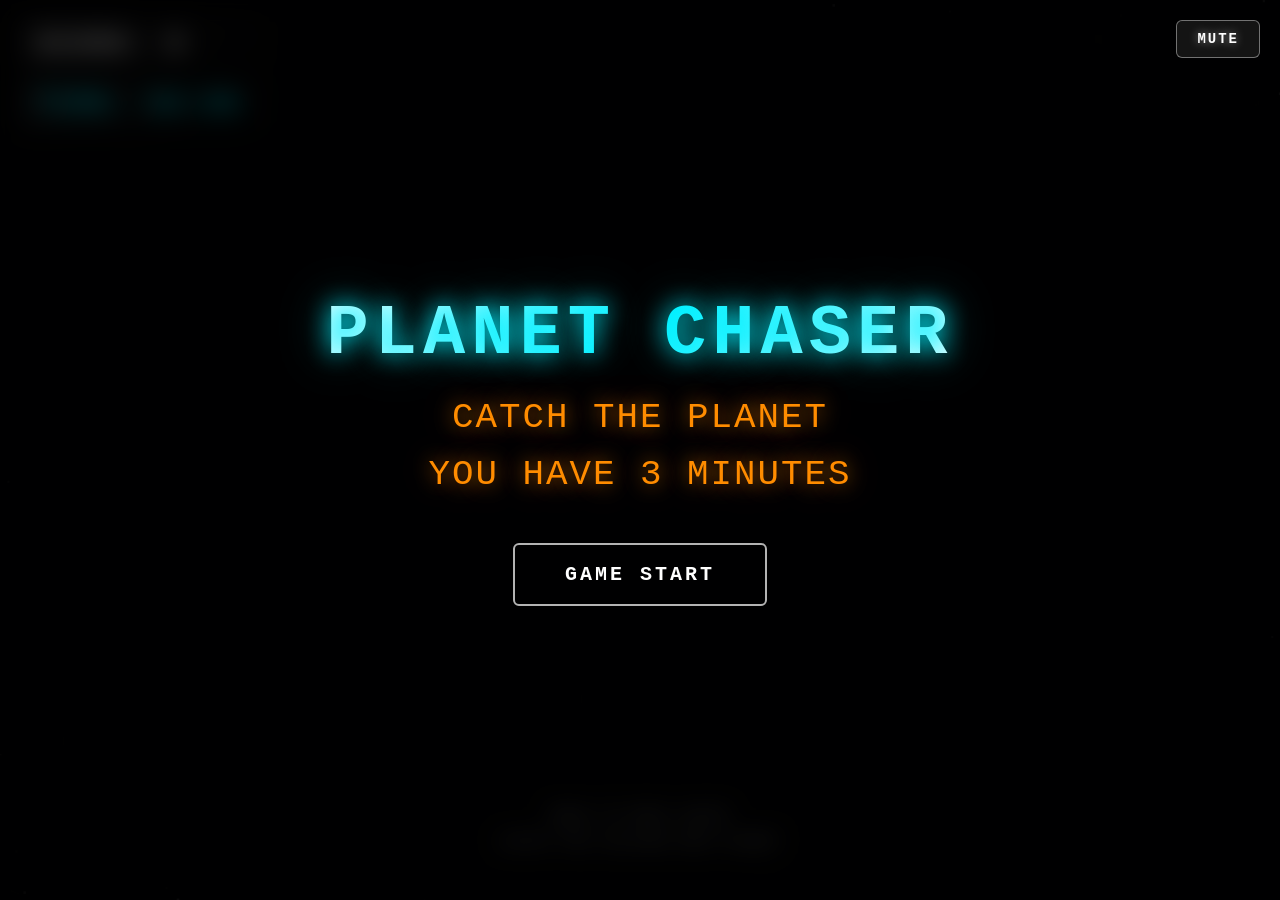
<file: forum/games/planet-chaser.html>
<!DOCTYPE html>
<html lang="en">
<head>
    <meta charset="UTF-8">
    <meta name="viewport" content="width=device-width, initial-scale=1.0, user-scalable=no">
    <title>PLANET CHASER - PLANET CHASER</title>
    <style>
* { box-sizing: border-box; }
body, html {
    margin: 0; padding: 0; width: 100%; height: 100%;
    background-color: #030305; overflow: hidden;
    font-family: 'Courier New', Courier, monospace;
    color: white; touch-action: none; user-select: none;
    -webkit-tap-highlight-color: transparent;
}
#gameCanvas {
    display: block;
    position: absolute;
    top: 0;
    left: 0;
    width: 100%;
    height: 100%;
}
#ui-layer {
    position: absolute; top: 0; left: 0; width: 100%; height: 100%;
    pointer-events: none; display: flex; flex-direction: column;
    justify-content: space-between;
    padding: 20px;
    box-sizing: border-box;
}
.top-bar { display: flex; justify-content: space-between; align-items: flex-start; width: 100%; }
.stats-container { display: flex; flex-direction: column; gap: 12px; }
#score-display, #time-display {
    font-size: 26px; font-weight: 700; letter-spacing: 3px;
    text-shadow: 0 0 20px rgba(255, 255, 255, 0.6), 0 0 40px rgba(255, 255, 255, 0.3);
    transition: color 0.3s ease, text-shadow 0.3s ease;
    background: linear-gradient(135deg, rgba(255,255,255,0.1) 0%, rgba(255,255,255,0) 100%);
    padding: 8px 16px; border-radius: 8px; backdrop-filter: blur(4px);
    border: 1px solid rgba(255,255,255,0.1);
}
#time-display { color: #00f0ff; text-shadow: 0 0 20px rgba(0, 240, 255, 0.7), 0 0 40px rgba(0, 240, 255, 0.3); }
#time-display.warning {
    color: #ff0044 !important;
    text-shadow: 0 0 25px rgba(255, 0, 68, 0.9), 0 0 50px rgba(255, 0, 68, 0.5) !important;
    animation: pulseWarning 0.8s infinite;
}
@keyframes pulseWarning {
    0% { transform: scale(1); } 50% { transform: scale(1.08); } 100% { transform: scale(1); }
}
#instructions {
    text-align: center; font-size: 15px; opacity: 0.7; margin-bottom: 25px;
    line-height: 1.7; letter-spacing: 1px; text-shadow: 0 0 10px rgba(255,255,255,0.3);
}
#mute-btn {
    position: absolute; top: 20px; right: 20px;
    background: rgba(255, 255, 255, 0.08); border: 1px solid rgba(255, 255, 255, 0.4);
    color: white; padding: 10px 20px; font-family: inherit;
    font-size: 14px; font-weight: bold; letter-spacing: 2px; cursor: pointer;
    pointer-events: auto; border-radius: 6px; transition: all 0.3s ease; z-index: 30;
    backdrop-filter: blur(8px); text-shadow: 0 0 10px rgba(255,255,255,0.5);
}
#mute-btn:hover {
    background: rgba(255, 255, 255, 0.25); border-color: white;
    box-shadow: 0 0 20px rgba(255,255,255,0.4); transform: translateY(-2px);
}
#mute-btn:active { transform: translateY(0); }
#mute-btn.muted {
    background: rgba(255, 0, 68, 0.2);
    border-color: #ff0044;
    color: #ff0044;
    box-shadow: 0 0 15px rgba(255, 0, 68, 0.5);
}
.drama-text {
    position: absolute; top: 50%; left: 50%; transform: translate(-50%, -50%);
    font-size: 6vw; font-weight: 900; letter-spacing: 8px; color: #ffffff;
    text-shadow: 0 0 30px rgba(255, 255, 255, 0.9), 0 0 60px rgba(255, 255, 255, 0.5), 0 0 100px rgba(0, 240, 255, 0.4);
    opacity: 0; pointer-events: none; animation: textPulse 1.5s cubic-bezier(0.22, 1, 0.36, 1) forwards;
    z-index: 10; white-space: nowrap;
}
@keyframes textPulse {
    0% { opacity: 0; transform: translate(-50%, -50%) scale(0.6); filter: blur(10px); }
    20% { opacity: 1; transform: translate(-50%, -50%) scale(1.08); filter: blur(0px); }
    70% { opacity: 1; transform: translate(-50%, -50%) scale(1); }
    100% { opacity: 0; transform: translate(-50%, -50%) scale(1.15); filter: blur(5px); }
}
.screen {
    position: absolute; top: 0; left: 0; width: 100%; height: 100%;
    background: rgba(0, 0, 0, 0.75); display: flex; flex-direction: column;
    align-items: center; justify-content: center; z-index: 20;
    pointer-events: auto; backdrop-filter: blur(12px);
}
.screen h1 {
    font-size: 5.5vw; margin: 0 0 15px 0; letter-spacing: 6px;
    text-shadow: 0 0 25px #00f0ff, 0 0 50px rgba(0, 240, 255, 0.4);
    text-align: center; background: linear-gradient(135deg, #ffffff 0%, #00f0ff 50%, #ffffff 100%);
    -webkit-background-clip: text; -webkit-text-fill-color: transparent;
    background-clip: text; animation: shimmer 3s ease-in-out infinite;
}
@keyframes shimmer {
    0%, 100% { filter: brightness(1); } 50% { filter: brightness(1.3); }
}
.screen p {
    font-size: 2.8vw; margin: 0 0 40px 0; color: #ff8c00;
    text-shadow: 0 0 20px rgba(255, 140, 0, 0.7), 0 0 40px rgba(255, 140, 0, 0.3);
    text-align: center; letter-spacing: 2px; line-height: 1.6;
}
.screen button {
    padding: 18px 50px; font-size: 20px; font-weight: bold; letter-spacing: 3px;
    background: transparent; color: white; border: 2px solid rgba(255, 255, 255, 0.7);
    cursor: pointer; font-family: inherit; transition: all 0.35s cubic-bezier(0.22, 1, 0.36, 1);
    border-radius: 6px; position: relative; overflow: hidden;
}
.screen button::before {
    content: ''; position: absolute; top: 0; left: -100%; width: 100%; height: 100%;
    background: linear-gradient(90deg, transparent, rgba(255,255,255,0.3), transparent);
    transition: left 0.5s ease;
}
.screen button:hover {
    background: white; color: black; box-shadow: 0 0 30px white, 0 0 60px rgba(255,255,255,0.5);
    border-color: white; transform: scale(1.05);
}
.screen button:hover::before { left: 100%; }
.screen button:active { transform: scale(0.98); }
#pause-screen h1 { animation: none; }
#pause-screen p { color: #00f0ff; text-shadow: 0 0 20px rgba(0, 240, 255, 0.6); }
@media (max-width: 768px) {
    #score-display, #time-display { font-size: 18px; padding: 6px 12px; }
    .screen h1 { font-size: 8vw; } .screen p { font-size: 4.5vw; }
    .drama-text { font-size: 10vw; letter-spacing: 4px; } #instructions { font-size: 12px; }
    #mute-btn { top: auto; bottom: 20px; right: 20px; font-size: 12px; padding: 8px 14px; }
}
    </style>
</head>
<body>

    <canvas id="gameCanvas"></canvas>

    <div id="ui-layer">
        <div class="top-bar">
            <div class="stats-container">
                <div id="score-display">SCORE: 0</div>
                <div id="time-display">TIME: 03:00</div>
            </div>
        </div>
        <button id="mute-btn">MUTE</button>
        <div id="instructions">DRAG TO MOVE SHIPS<br>CATCH THE PULSING RED PLANET</div>
    </div>

    <audio id="bg-music" src="PLANET%20CATCHER.mp3" preload="auto" loop></audio>

    <div id="start-screen" class="screen">
        <h1>PLANET CHASER</h1>
        <p>CATCH THE PLANET<br>YOU HAVE 3 MINUTES</p>
        <button id="start-btn">GAME START</button>
    </div>

    <div id="game-over-screen" class="screen" style="display: none;">
        <h1>TIME'S UP</h1>
        <p id="final-score">FINAL SCORE: 0</p>
        <button id="restart-btn">PLAY AGAIN</button>
    </div>

    <div id="pause-screen" class="screen" style="display: none;">
        <h1>PAUSED</h1>
        <p>GAME PAUSED<br>RETURN TO THE TAB TO CONTINUE</p>
        <button id="resume-btn">RESUME</button>
    </div>

    <script>
/* ==========================================================
   BACKGROUND MUSIC (MP3)
   - Streams the attached track, loops for the whole session
   - Smooth fade in / fade out with working mute button
   ========================================================== */

let isMuted = false;
const bgMusic = document.getElementById('bg-music');
const MUSIC_VOLUME = 0.65;
const MUSIC_URL = 'PLANET%20CATCHER.mp3';
let fadeTimer = null;
if (bgMusic) bgMusic.volume = 0;

// Web Audio path: fetch + decode the MP3, which works even when the browser
// refuses to stream a local file through an <audio> element.
let audioCtx = null;
let musicBuffer = null;
let musicSource = null;
let musicGain = null;
let musicLoading = false;
let musicOffset = 0;      // seconds into the track
let musicStartedAt = 0;   // audioCtx.currentTime when the source started

function ensureAudioContext() {
    if (audioCtx) return audioCtx;
    const Ctx = window.AudioContext || window.webkitAudioContext;
    if (!Ctx) return null;
    audioCtx = new Ctx();
    musicGain = audioCtx.createGain();
    musicGain.gain.value = 0;
    musicGain.connect(audioCtx.destination);
    return audioCtx;
}

function loadMusic() {
    if (musicBuffer || musicLoading) return;
    const ctx = ensureAudioContext();
    if (!ctx) return;
    musicLoading = true;
    fetch(MUSIC_URL)
        .then(function (res) { return res.arrayBuffer(); })
        .then(function (data) { return ctx.decodeAudioData(data); })
        .then(function (decoded) {
            musicBuffer = decoded;
            if (gameRunning && !isMuted && !musicSource) startMusic();
        })
        .catch(function (err) {
            console.warn('MP3 decode failed, falling back to <audio>:', err);
        })
        .then(function () { musicLoading = false; });
}

function fadeGain(target, duration, done) {
    if (!musicGain || !audioCtx) return;
    const now = audioCtx.currentTime;
    musicGain.gain.cancelScheduledValues(now);
    musicGain.gain.setValueAtTime(musicGain.gain.value, now);
    musicGain.gain.linearRampToValueAtTime(target, now + duration);
    if (done) setTimeout(done, duration * 1000);
}

function fadeMusic(target, duration, done) {
    if (!bgMusic) return;
    clearInterval(fadeTimer);
    const start = bgMusic.volume;
    const steps = 30;
    let step = 0;
    fadeTimer = setInterval(function () {
        step++;
        const t = step / steps;
        bgMusic.volume = Math.min(1, Math.max(0, start + (target - start) * t));
        if (step >= steps) {
            clearInterval(fadeTimer);
            if (done) done();
        }
    }, duration / steps);
}

function startMusic() {
    if (isMuted) return;
    const ctx = ensureAudioContext();

    if (ctx && musicBuffer) {
        if (ctx.state === 'suspended') ctx.resume();
        if (musicSource) {
            try { musicSource.stop(); } catch (e) {}
            try { musicSource.disconnect(); } catch (e) {}
            musicSource = null;
        }
        musicSource = ctx.createBufferSource();
        musicSource.buffer = musicBuffer;
        musicSource.loop = true;
        musicSource.connect(musicGain);
        const offset = musicBuffer.duration ? musicOffset % musicBuffer.duration : 0;
        musicSource.start(0, offset);
        musicStartedAt = ctx.currentTime;
        fadeGain(MUSIC_VOLUME, 1.5);
        return;
    }

    if (!bgMusic) return;
    bgMusic.loop = true;
    const p = bgMusic.play();
    if (p && p.catch) p.catch(function () {});
    fadeMusic(MUSIC_VOLUME, 1500);
}

function rememberMusicPosition() {
    if (!musicSource || !audioCtx || !musicBuffer) return;
    musicOffset = (musicOffset + (audioCtx.currentTime - musicStartedAt)) % musicBuffer.duration;
}

function stopMusic(immediate) {
    const src = musicSource;
    if (src && musicGain && audioCtx) {
        rememberMusicPosition();
        if (immediate) {
            try { src.stop(); } catch (e) {}
            try { src.disconnect(); } catch (e) {}
            if (musicSource === src) musicSource = null;
            musicGain.gain.cancelScheduledValues(audioCtx.currentTime);
            musicGain.gain.value = 0;
        } else {
            fadeGain(0, 1.2, function () {
                if (!src || musicSource !== src) return;
                try { src.stop(); } catch (e) {}
                try { src.disconnect(); } catch (e) {}
                musicSource = null;
            });
        }
    }
    if (bgMusic) {
        if (immediate) {
            clearInterval(fadeTimer);
            bgMusic.volume = 0;
            bgMusic.pause();
        } else {
            fadeMusic(0, 1200, function () { bgMusic.pause(); });
        }
    }
}

function toggleMute() {
    isMuted = !isMuted;
    const muteBtn = document.getElementById('mute-btn');

    if (isMuted) {
        stopMusic();
        muteBtn.innerText = "UNMUTE";
        muteBtn.classList.add('muted');
    } else {
        muteBtn.innerText = "MUTE";
        muteBtn.classList.remove('muted');
        if (gameRunning) startMusic();
    }
}

if (bgMusic) {
    bgMusic.addEventListener('error', function () {
        console.warn('Audio element could not load the MP3, using decoded buffer instead.');
    });
}

loadMusic();

/* =============================================
   GAME ENGINE
   ============================================= */

const canvas = document.getElementById('gameCanvas');
const ctx = canvas.getContext('2d');
const scoreDisplay = document.getElementById('score-display');
const timeDisplay = document.getElementById('time-display');
const startScreen = document.getElementById('start-screen');
const gameOverScreen = document.getElementById('game-over-screen');
const finalScoreDisplay = document.getElementById('final-score');
const startBtn = document.getElementById('start-btn');
const restartBtn = document.getElementById('restart-btn');
const muteBtn = document.getElementById('mute-btn');
const pauseScreen = document.getElementById('pause-screen');
const resumeBtn = document.getElementById('resume-btn');

let width, height;
let gameRunning = false;
let isPaused = false;
let score = 0;
let frameCount = 0;
let mouseX = 0, mouseY = 0;
const ROUND_SECONDS = 180;
let timeLeft = ROUND_SECONDS;
let lastTimeUpdate = 0;

function resize() {
    width = canvas.width = window.innerWidth;
    height = canvas.height = window.innerHeight;
    mouseX = width / 2; mouseY = height / 2;
}
window.addEventListener('resize', resize);
resize();

window.addEventListener('mousemove', e => { mouseX = e.clientX; mouseY = e.clientY; });
window.addEventListener('touchmove', e => { 
    mouseX = e.touches[0].clientX; mouseY = e.touches[0].clientY; 
}, {passive: false});
window.addEventListener('touchstart', e => {
    mouseX = e.touches[0].clientX; mouseY = e.touches[0].clientY;
}, {passive: false});

const rand = (min, max) => Math.random() * (max - min) + min;

class Ship {
    constructor(color, spring, friction) {
        this.x = width / 2; this.y = height / 2;
        this.vx = 0; this.vy = 0;
        this.color = color; this.spring = spring; this.friction = friction;
        this.trail = []; this.maxTrail = 35; this.radius = 8;
    }
    update() {
        this.vx += (mouseX - this.x) * this.spring;
        this.vy += (mouseY - this.y) * this.spring;
        this.vx *= this.friction; this.vy *= this.friction;
        this.x += this.vx; this.y += this.vy;
        this.trail.unshift({ x: this.x, y: this.y });
        if (this.trail.length > this.maxTrail) this.trail.pop();
    }
    draw() {
        if (this.trail.length > 1) {
            ctx.beginPath();
            ctx.moveTo(this.trail[0].x, this.trail[0].y);
            for (let i = 1; i < this.trail.length; i++) ctx.lineTo(this.trail[i].x, this.trail[i].y);
            ctx.strokeStyle = this.color; ctx.lineWidth = 3;
            ctx.lineCap = 'round'; ctx.lineJoin = 'round';
            ctx.shadowBlur = 15; ctx.shadowColor = this.color;
            ctx.stroke(); ctx.shadowBlur = 0;
        }
        ctx.beginPath();
        ctx.arc(this.x, this.y, this.radius, 0, Math.PI * 2);
        ctx.fillStyle = '#ffffff';
        ctx.shadowBlur = 20; ctx.shadowColor = this.color;
        ctx.fill(); ctx.shadowBlur = 0;
    }
}

class RedStar {
    constructor() { this.radius = 12; this.respawn(); }
    respawn() {
        this.x = rand(50, width - 50); this.y = rand(50, height - 50);
        let speed = rand(3.0, 5.5); let angle = rand(0, Math.PI * 2);
        this.vx = Math.cos(angle) * speed; this.vy = Math.sin(angle) * speed;
    }
    update() {
        this.x += this.vx; this.y += this.vy;
        if (this.x < this.radius || this.x > width - this.radius) this.vx *= -1;
        if (this.y < this.radius || this.y > height - this.radius) this.vy *= -1;
    }
    draw() {
        let pulse = Math.sin(frameCount * 0.18) * 18 + 25;
        ctx.beginPath();
        ctx.arc(this.x, this.y, this.radius, 0, Math.PI * 2);
        ctx.fillStyle = '#ff0044'; ctx.shadowBlur = pulse; ctx.shadowColor = '#ff0044';
        ctx.fill();
        ctx.beginPath();
        ctx.arc(this.x, this.y, this.radius * 0.4, 0, Math.PI * 2);
        ctx.fillStyle = '#ffffff'; ctx.fill(); ctx.shadowBlur = 0;
    }
}

class Particle {
    constructor(x, y, color) {
        this.x = x; this.y = y;
        const angle = rand(0, Math.PI * 2); const speed = rand(2.5, 7);
        this.vx = Math.cos(angle) * speed; this.vy = Math.sin(angle) * speed;
        this.life = 1.0; this.decay = rand(0.025, 0.05);
        this.color = color; this.size = rand(2, 5);
    }
    update() {
        this.x += this.vx; this.y += this.vy;
        this.vx *= 0.98; this.vy *= 0.98;
        this.life -= this.decay;
    }
    draw() {
        ctx.globalAlpha = Math.max(0, this.life);
        ctx.fillStyle = this.color;
        ctx.shadowBlur = 8; ctx.shadowColor = this.color;
        ctx.fillRect(this.x, this.y, this.size, this.size);
        ctx.shadowBlur = 0; ctx.globalAlpha = 1.0;
    }
}

const blueShip = new Ship('#00f0ff', 0.06, 0.85);
const orangeShip = new Ship('#ff8c00', 0.04, 0.90);
let redStar; let particles = []; let isEngaged = false;

function showText(text) {
    const el = document.createElement('div');
    el.className = 'drama-text'; el.innerText = text;
    document.body.appendChild(el);
    setTimeout(() => el.remove(), 1500);
}

function spawnExplosion(x, y, color) {
    for(let i=0; i<25; i++) particles.push(new Particle(x, y, color));
}

function checkCollisions() {
    if (!redStar) return;
    let distBlue = Math.hypot(redStar.x - blueShip.x, redStar.y - blueShip.y);
    let distOrange = Math.hypot(redStar.x - orangeShip.x, redStar.y - orangeShip.y);
    if (distBlue < blueShip.radius + redStar.radius || distOrange < orangeShip.radius + redStar.radius) {
        score += 10;
        scoreDisplay.innerText = `SCORE: ${score}`;
        spawnExplosion(redStar.x, redStar.y, '#ff0044');
        redStar.respawn();
        if (score === 50) showText("SOLAR");
        if (score === 150) showText("PLANET");
        if (score === 300) showText("CITIZENS");
        if (score === 500) showText("SYSTEM");
    }
}

function drawEngagedBeam() {
    if (!isEngaged) return;
    ctx.beginPath();
    ctx.moveTo(blueShip.x, blueShip.y); ctx.lineTo(orangeShip.x, orangeShip.y);
    ctx.strokeStyle = '#ffffff'; ctx.lineWidth = 6;
    ctx.shadowBlur = 30; ctx.shadowColor = '#ffffff';
    ctx.stroke(); ctx.shadowBlur = 0;
}

function drawStars() {
    ctx.fillStyle = '#ffffff';
    for(let i=0; i<80; i++) {
        let x = (Math.sin(i * 123.45) * 0.5 + 0.5) * width;
        let y = (Math.cos(i * 67.89) * 0.5 + 0.5) * height;
        let size = (Math.sin(i) + 1) * 1.3;
        ctx.globalAlpha = 0.15 + Math.sin(frameCount * 0.05 + i) * 0.15;
        ctx.fillRect(x, y, size, size);
    }
    ctx.globalAlpha = 1.0;
}

function endRound() {
    gameRunning = false;
    stopMusic();
    showText("TIME'S UP");
    setTimeout(() => {
        finalScoreDisplay.innerText = `FINAL SCORE: ${score}`;
        gameOverScreen.style.display = 'flex';
    }, 1500);
}

function resetGame() {
    score = 0; frameCount = 0; timeLeft = ROUND_SECONDS;
    lastTimeUpdate = Date.now(); particles = [];
    scoreDisplay.innerText = `SCORE: 0`;
    timeDisplay.innerText = `TIME: ${formatTime(ROUND_SECONDS)}`;
    timeDisplay.classList.remove('warning');
    blueShip.x = width/2; blueShip.y = height/2; blueShip.vx = 0; blueShip.vy = 0; blueShip.trail = [];
    orangeShip.x = width/2; orangeShip.y = height/2; orangeShip.vx = 0; orangeShip.vy = 0; orangeShip.trail = [];
    mouseX = width/2; mouseY = height/2;
    redStar = new RedStar();
}

function formatTime(totalSeconds) {
    const mins = Math.floor(totalSeconds / 60).toString().padStart(2, '0');
    const secs = (totalSeconds % 60).toString().padStart(2, '0');
    return `${mins}:${secs}`;
}

function updateTimer() {
    if (isPaused) return;
    let now = Date.now();
    if (now - lastTimeUpdate >= 1000) {
        lastTimeUpdate = now; timeLeft--;
        if (timeLeft < 0) timeLeft = 0;
        timeDisplay.innerText = `TIME: ${formatTime(timeLeft)}`;
        if (timeLeft <= 15) timeDisplay.classList.add('warning');
        if (timeLeft <= 0) endRound();
    }
}

let loopToken = 0;

function loop() {
    if (!gameRunning) return;
    const token = loopToken;
    ctx.fillStyle = '#030305'; ctx.fillRect(0, 0, width, height);
    drawStars();
    blueShip.update(); orangeShip.update();
    let distBetween = Math.hypot(blueShip.x - orangeShip.x, blueShip.y - orangeShip.y);
    if (distBetween < 50 && !isEngaged) { isEngaged = true; showText("ENGAGED"); }
    else if (distBetween >= 50 && isEngaged) isEngaged = false;
    redStar.update();
    drawEngagedBeam(); blueShip.draw(); orangeShip.draw(); redStar.draw();
    for (let i = particles.length - 1; i >= 0; i--) {
        particles[i].update(); particles[i].draw();
        if (particles[i].life <= 0) particles.splice(i, 1);
    }
    checkCollisions(); updateTimer();
    frameCount++;
    if (token === loopToken) requestAnimationFrame(loop);
}

// --- PAUSE / AUTO-PAUSE ---

function pauseGame() {
    if (!gameRunning || isPaused) return;
    isPaused = true;
    gameRunning = false;
    loopToken++;
    stopMusic(true);
    if (audioCtx && audioCtx.state === 'running') audioCtx.suspend();
    pauseScreen.style.display = 'flex';
}

function resumeGame() {
    if (!isPaused) return;
    isPaused = false;
    pauseScreen.style.display = 'none';
    gameRunning = true;
    loopToken++;
    lastTimeUpdate = Date.now();
    if (audioCtx && audioCtx.state === 'suspended') audioCtx.resume();
    startMusic();
    loop();
}

// Auto-pause whenever the tab/app is sent to the background
document.addEventListener('visibilitychange', function () {
    if (document.hidden) pauseGame();
    else if (isPaused) resumeGame();
});
window.addEventListener('pagehide', pauseGame);

// --- INITIALIZATION ---

muteBtn.addEventListener('click', toggleMute);
resumeBtn.addEventListener('click', resumeGame);

function startGame() {
    startScreen.style.display = 'none';
    gameOverScreen.style.display = 'none';
    pauseScreen.style.display = 'none';
    isPaused = false;
    loopToken++;
    resetGame(); gameRunning = true;
    showText("SYSTEM");

    startMusic();

    loop();
}

startBtn.addEventListener('click', startGame);
restartBtn.addEventListener('click', startGame);

ctx.fillStyle = '#030305';
ctx.fillRect(0, 0, width, height);
drawStars();
    </script>
</body>
</html>
</file>
